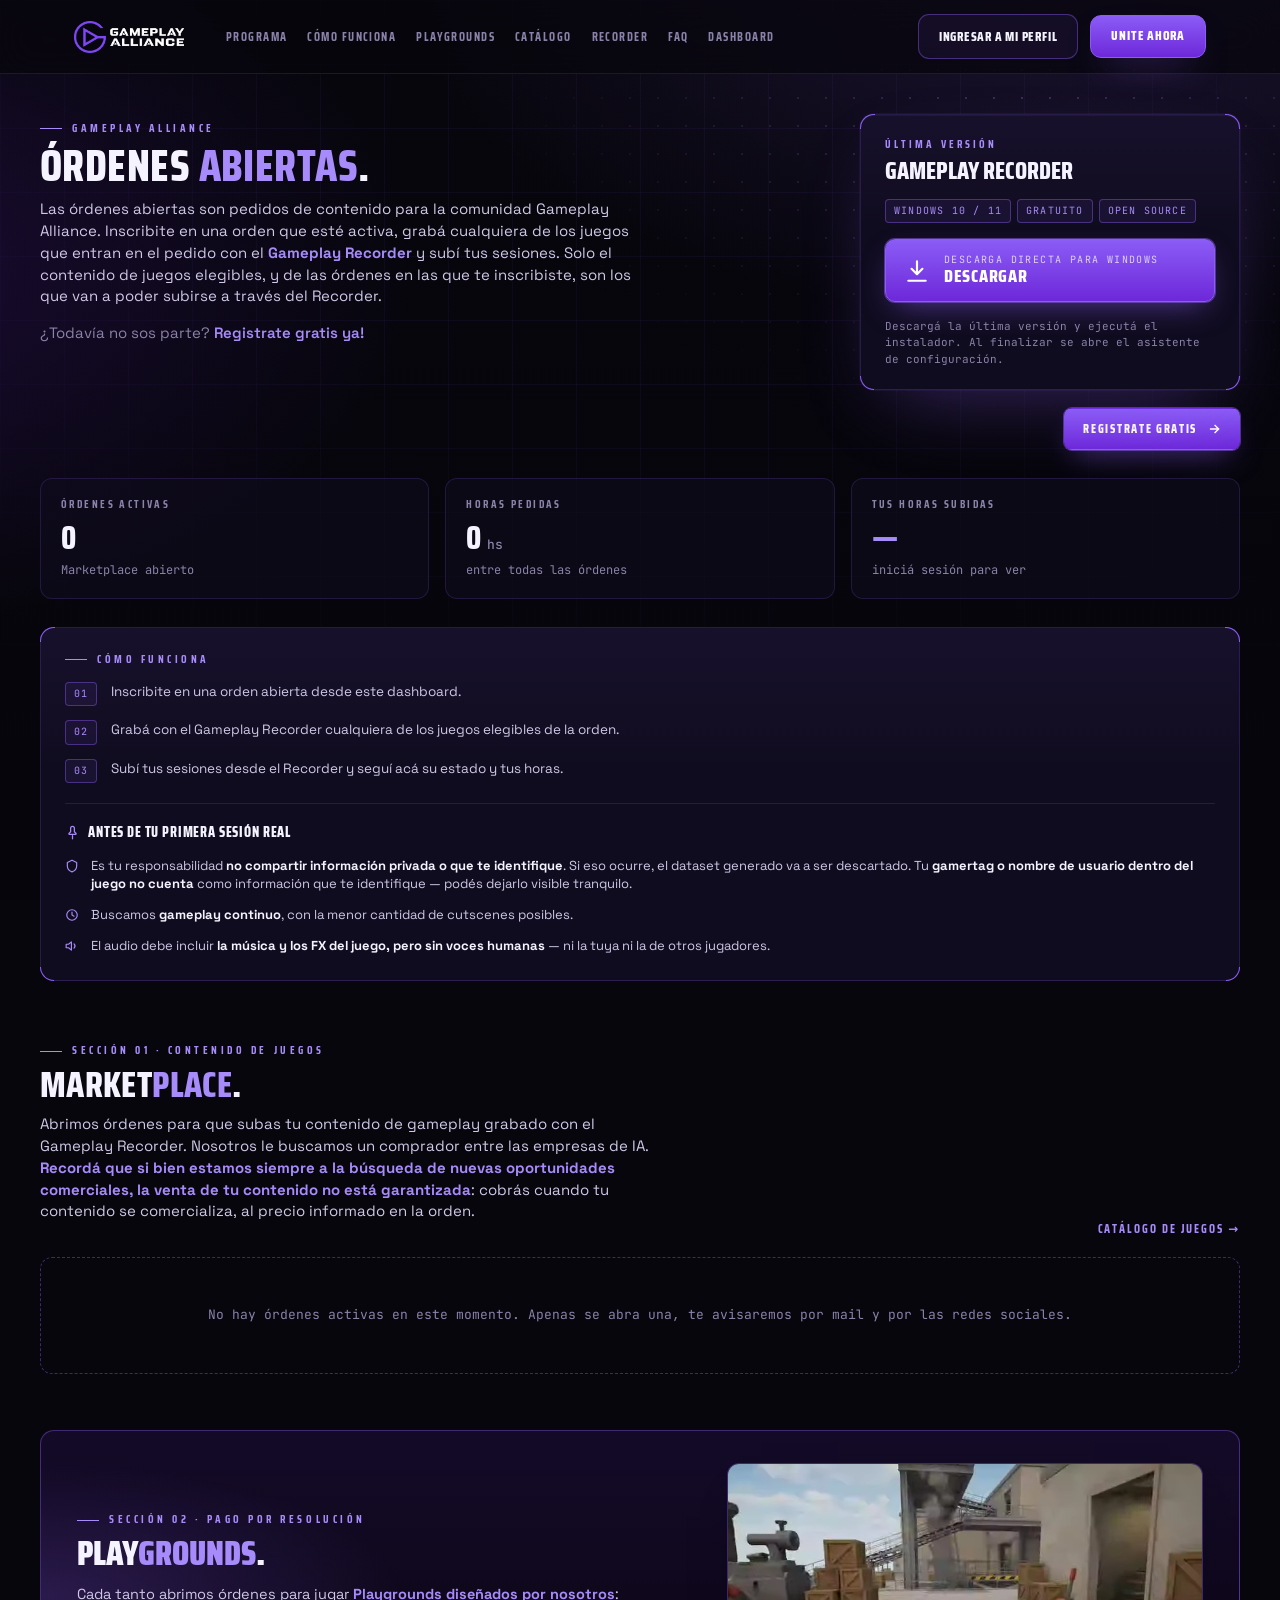
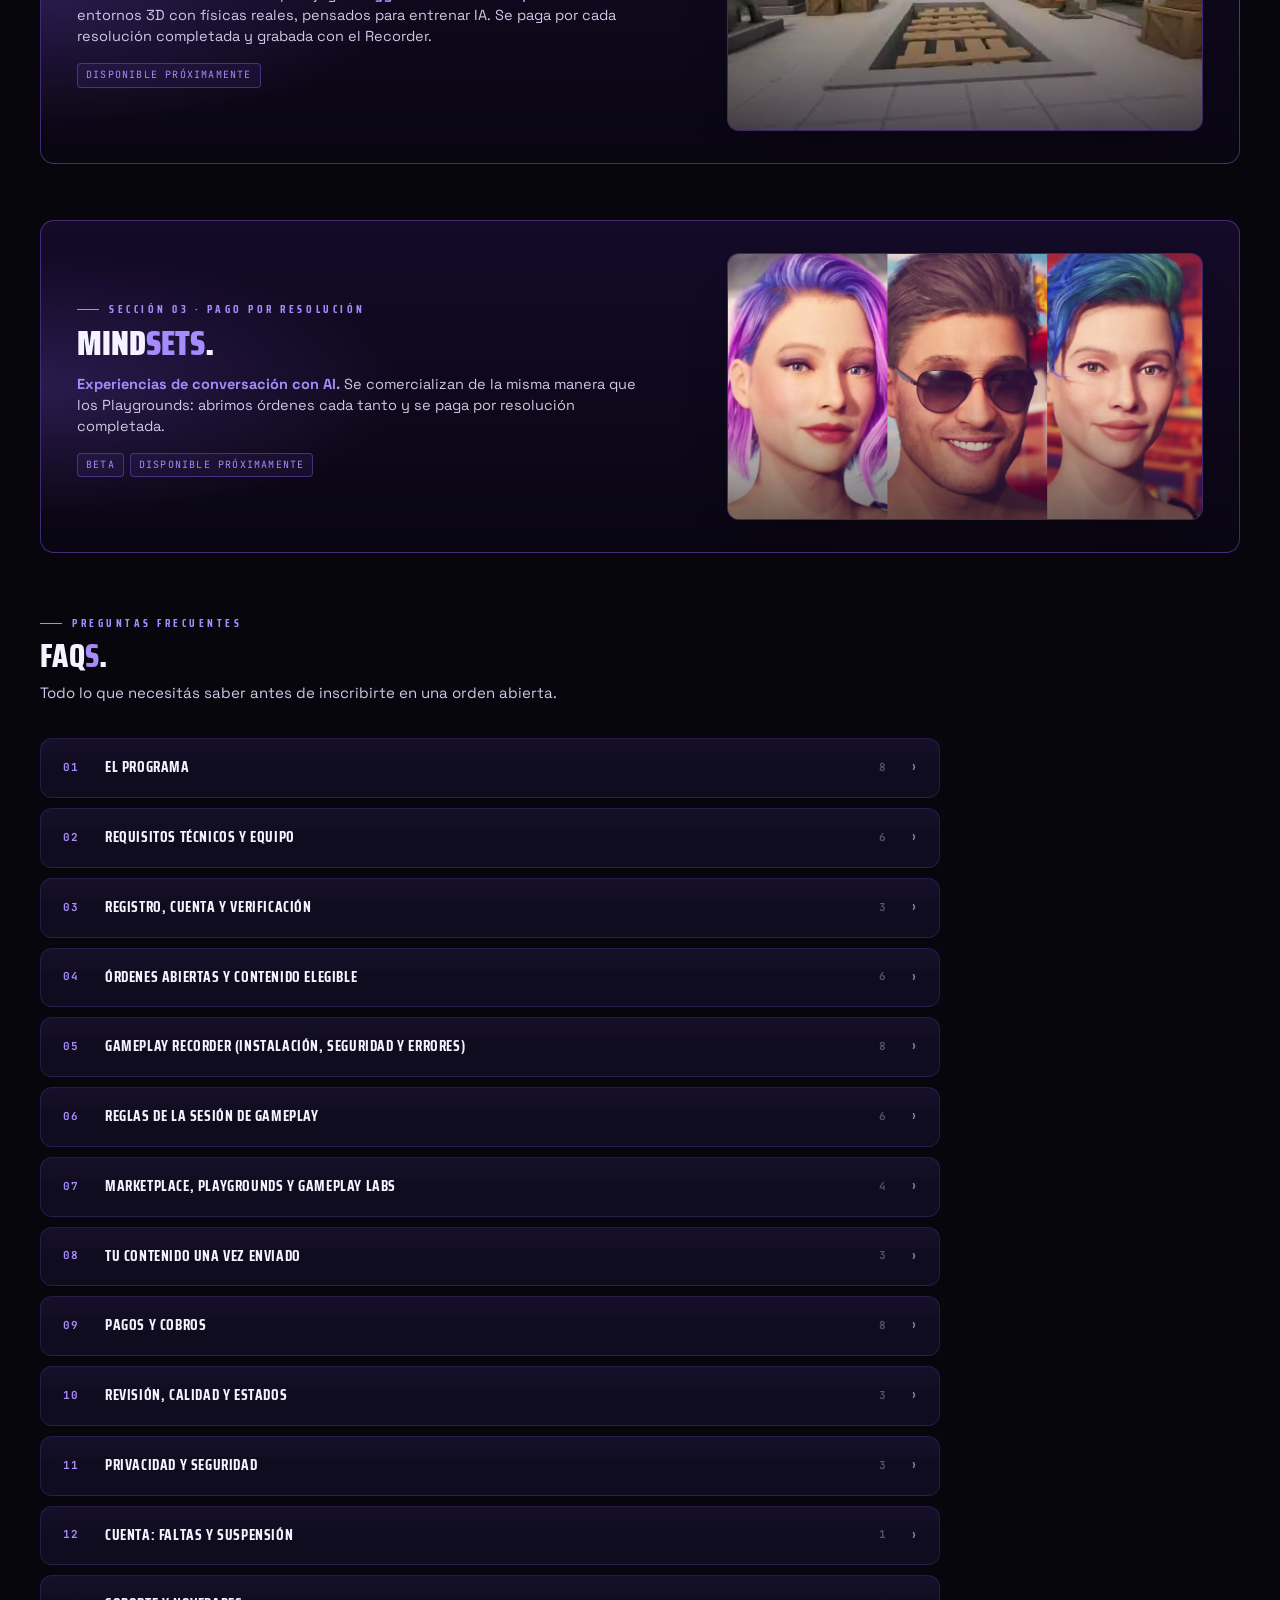
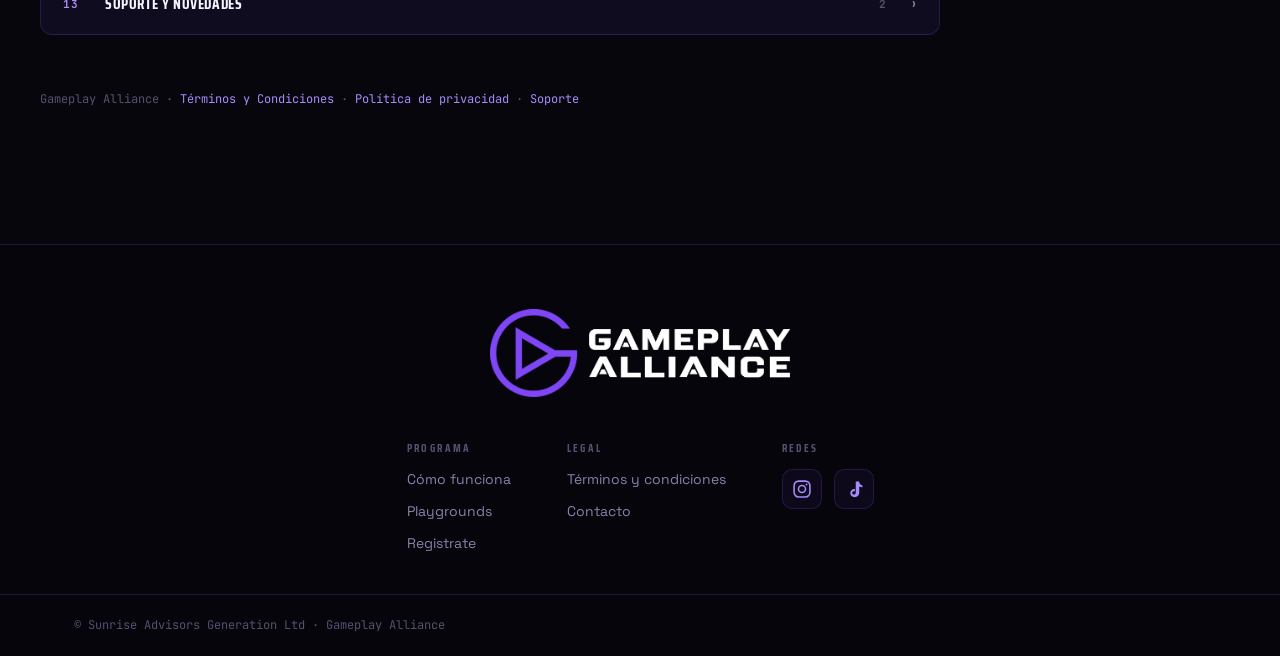
<file: dashboard/index.html>
<!DOCTYPE html>
<html lang="es"><head>
<meta charset="utf-8">
<title>Gameplay Alliance — Dashboard · Órdenes abiertas</title>
<!-- Sesión + login por modal, compartido con /profile. Va PRIMERO para que el
     CSS propio de esta página (los overrides responsive) pueda pisarlo. -->
<link rel="stylesheet" href="/ga-auth.css?v=1">
<style>
/* Fuentes self-hosted: reutiliza los mismos woff2 del root del site */
@font-face {
  font-family: 'JetBrains Mono';
  font-style: normal;
  font-weight: 400;
  font-display: swap;
  src: url("../font-01.woff2") format('woff2');
  unicode-range: U+0460-052F, U+1C80-1C8A, U+20B4, U+2DE0-2DFF, U+A640-A69F, U+FE2E-FE2F;
}
@font-face {
  font-family: 'JetBrains Mono';
  font-style: normal;
  font-weight: 400;
  font-display: swap;
  src: url("../font-02.woff2") format('woff2');
  unicode-range: U+0301, U+0400-045F, U+0490-0491, U+04B0-04B1, U+2116;
}
@font-face {
  font-family: 'JetBrains Mono';
  font-style: normal;
  font-weight: 400;
  font-display: swap;
  src: url("../font-03.woff2") format('woff2');
  unicode-range: U+0370-0377, U+037A-037F, U+0384-038A, U+038C, U+038E-03A1, U+03A3-03FF;
}
@font-face {
  font-family: 'JetBrains Mono';
  font-style: normal;
  font-weight: 400;
  font-display: swap;
  src: url("../font-04.woff2") format('woff2');
  unicode-range: U+0102-0103, U+0110-0111, U+0128-0129, U+0168-0169, U+01A0-01A1, U+01AF-01B0, U+0300-0301, U+0303-0304, U+0308-0309, U+0323, U+0329, U+1EA0-1EF9, U+20AB;
}
@font-face {
  font-family: 'JetBrains Mono';
  font-style: normal;
  font-weight: 400;
  font-display: swap;
  src: url("../font-05.woff2") format('woff2');
  unicode-range: U+0100-02BA, U+02BD-02C5, U+02C7-02CC, U+02CE-02D7, U+02DD-02FF, U+0304, U+0308, U+0329, U+1D00-1DBF, U+1E00-1E9F, U+1EF2-1EFF, U+2020, U+20A0-20AB, U+20AD-20C0, U+2113, U+2C60-2C7F, U+A720-A7FF;
}
@font-face {
  font-family: 'JetBrains Mono';
  font-style: normal;
  font-weight: 400;
  font-display: swap;
  src: url("../font-06.woff2") format('woff2');
  unicode-range: U+0000-00FF, U+0131, U+0152-0153, U+02BB-02BC, U+02C6, U+02DA, U+02DC, U+0304, U+0308, U+0329, U+2000-206F, U+20AC, U+2122, U+2191, U+2193, U+2212, U+2215, U+FEFF, U+FFFD;
}
@font-face {
  font-family: 'JetBrains Mono';
  font-style: normal;
  font-weight: 500;
  font-display: swap;
  src: url("../font-01.woff2") format('woff2');
  unicode-range: U+0460-052F, U+1C80-1C8A, U+20B4, U+2DE0-2DFF, U+A640-A69F, U+FE2E-FE2F;
}
@font-face {
  font-family: 'JetBrains Mono';
  font-style: normal;
  font-weight: 500;
  font-display: swap;
  src: url("../font-02.woff2") format('woff2');
  unicode-range: U+0301, U+0400-045F, U+0490-0491, U+04B0-04B1, U+2116;
}
@font-face {
  font-family: 'JetBrains Mono';
  font-style: normal;
  font-weight: 500;
  font-display: swap;
  src: url("../font-03.woff2") format('woff2');
  unicode-range: U+0370-0377, U+037A-037F, U+0384-038A, U+038C, U+038E-03A1, U+03A3-03FF;
}
@font-face {
  font-family: 'JetBrains Mono';
  font-style: normal;
  font-weight: 500;
  font-display: swap;
  src: url("../font-04.woff2") format('woff2');
  unicode-range: U+0102-0103, U+0110-0111, U+0128-0129, U+0168-0169, U+01A0-01A1, U+01AF-01B0, U+0300-0301, U+0303-0304, U+0308-0309, U+0323, U+0329, U+1EA0-1EF9, U+20AB;
}
@font-face {
  font-family: 'JetBrains Mono';
  font-style: normal;
  font-weight: 500;
  font-display: swap;
  src: url("../font-05.woff2") format('woff2');
  unicode-range: U+0100-02BA, U+02BD-02C5, U+02C7-02CC, U+02CE-02D7, U+02DD-02FF, U+0304, U+0308, U+0329, U+1D00-1DBF, U+1E00-1E9F, U+1EF2-1EFF, U+2020, U+20A0-20AB, U+20AD-20C0, U+2113, U+2C60-2C7F, U+A720-A7FF;
}
@font-face {
  font-family: 'JetBrains Mono';
  font-style: normal;
  font-weight: 500;
  font-display: swap;
  src: url("../font-06.woff2") format('woff2');
  unicode-range: U+0000-00FF, U+0131, U+0152-0153, U+02BB-02BC, U+02C6, U+02DA, U+02DC, U+0304, U+0308, U+0329, U+2000-206F, U+20AC, U+2122, U+2191, U+2193, U+2212, U+2215, U+FEFF, U+FFFD;
}
@font-face {
  font-family: 'JetBrains Mono';
  font-style: normal;
  font-weight: 700;
  font-display: swap;
  src: url("../font-01.woff2") format('woff2');
  unicode-range: U+0460-052F, U+1C80-1C8A, U+20B4, U+2DE0-2DFF, U+A640-A69F, U+FE2E-FE2F;
}
@font-face {
  font-family: 'JetBrains Mono';
  font-style: normal;
  font-weight: 700;
  font-display: swap;
  src: url("../font-02.woff2") format('woff2');
  unicode-range: U+0301, U+0400-045F, U+0490-0491, U+04B0-04B1, U+2116;
}
@font-face {
  font-family: 'JetBrains Mono';
  font-style: normal;
  font-weight: 700;
  font-display: swap;
  src: url("../font-03.woff2") format('woff2');
  unicode-range: U+0370-0377, U+037A-037F, U+0384-038A, U+038C, U+038E-03A1, U+03A3-03FF;
}
@font-face {
  font-family: 'JetBrains Mono';
  font-style: normal;
  font-weight: 700;
  font-display: swap;
  src: url("../font-04.woff2") format('woff2');
  unicode-range: U+0102-0103, U+0110-0111, U+0128-0129, U+0168-0169, U+01A0-01A1, U+01AF-01B0, U+0300-0301, U+0303-0304, U+0308-0309, U+0323, U+0329, U+1EA0-1EF9, U+20AB;
}
@font-face {
  font-family: 'JetBrains Mono';
  font-style: normal;
  font-weight: 700;
  font-display: swap;
  src: url("../font-05.woff2") format('woff2');
  unicode-range: U+0100-02BA, U+02BD-02C5, U+02C7-02CC, U+02CE-02D7, U+02DD-02FF, U+0304, U+0308, U+0329, U+1D00-1DBF, U+1E00-1E9F, U+1EF2-1EFF, U+2020, U+20A0-20AB, U+20AD-20C0, U+2113, U+2C60-2C7F, U+A720-A7FF;
}
@font-face {
  font-family: 'JetBrains Mono';
  font-style: normal;
  font-weight: 700;
  font-display: swap;
  src: url("../font-06.woff2") format('woff2');
  unicode-range: U+0000-00FF, U+0131, U+0152-0153, U+02BB-02BC, U+02C6, U+02DA, U+02DC, U+0304, U+0308, U+0329, U+2000-206F, U+20AC, U+2122, U+2191, U+2193, U+2212, U+2215, U+FEFF, U+FFFD;
}
@font-face {
  font-family: 'Saira';
  font-style: normal;
  font-weight: 500;
  font-stretch: 100%;
  font-display: swap;
  src: url("../font-25.woff2") format('woff2');
  unicode-range: U+0102-0103, U+0110-0111, U+0128-0129, U+0168-0169, U+01A0-01A1, U+01AF-01B0, U+0300-0301, U+0303-0304, U+0308-0309, U+0323, U+0329, U+1EA0-1EF9, U+20AB;
}
@font-face {
  font-family: 'Saira';
  font-style: normal;
  font-weight: 500;
  font-stretch: 100%;
  font-display: swap;
  src: url("../font-26.woff2") format('woff2');
  unicode-range: U+0100-02BA, U+02BD-02C5, U+02C7-02CC, U+02CE-02D7, U+02DD-02FF, U+0304, U+0308, U+0329, U+1D00-1DBF, U+1E00-1E9F, U+1EF2-1EFF, U+2020, U+20A0-20AB, U+20AD-20C0, U+2113, U+2C60-2C7F, U+A720-A7FF;
}
@font-face {
  font-family: 'Saira';
  font-style: normal;
  font-weight: 500;
  font-stretch: 100%;
  font-display: swap;
  src: url("../font-27.woff2") format('woff2');
  unicode-range: U+0000-00FF, U+0131, U+0152-0153, U+02BB-02BC, U+02C6, U+02DA, U+02DC, U+0304, U+0308, U+0329, U+2000-206F, U+20AC, U+2122, U+2191, U+2193, U+2212, U+2215, U+FEFF, U+FFFD;
}
@font-face {
  font-family: 'Saira';
  font-style: normal;
  font-weight: 600;
  font-stretch: 100%;
  font-display: swap;
  src: url("../font-25.woff2") format('woff2');
  unicode-range: U+0102-0103, U+0110-0111, U+0128-0129, U+0168-0169, U+01A0-01A1, U+01AF-01B0, U+0300-0301, U+0303-0304, U+0308-0309, U+0323, U+0329, U+1EA0-1EF9, U+20AB;
}
@font-face {
  font-family: 'Saira';
  font-style: normal;
  font-weight: 600;
  font-stretch: 100%;
  font-display: swap;
  src: url("../font-26.woff2") format('woff2');
  unicode-range: U+0100-02BA, U+02BD-02C5, U+02C7-02CC, U+02CE-02D7, U+02DD-02FF, U+0304, U+0308, U+0329, U+1D00-1DBF, U+1E00-1E9F, U+1EF2-1EFF, U+2020, U+20A0-20AB, U+20AD-20C0, U+2113, U+2C60-2C7F, U+A720-A7FF;
}
@font-face {
  font-family: 'Saira';
  font-style: normal;
  font-weight: 600;
  font-stretch: 100%;
  font-display: swap;
  src: url("../font-27.woff2") format('woff2');
  unicode-range: U+0000-00FF, U+0131, U+0152-0153, U+02BB-02BC, U+02C6, U+02DA, U+02DC, U+0304, U+0308, U+0329, U+2000-206F, U+20AC, U+2122, U+2191, U+2193, U+2212, U+2215, U+FEFF, U+FFFD;
}
@font-face {
  font-family: 'Saira';
  font-style: normal;
  font-weight: 700;
  font-stretch: 100%;
  font-display: swap;
  src: url("../font-25.woff2") format('woff2');
  unicode-range: U+0102-0103, U+0110-0111, U+0128-0129, U+0168-0169, U+01A0-01A1, U+01AF-01B0, U+0300-0301, U+0303-0304, U+0308-0309, U+0323, U+0329, U+1EA0-1EF9, U+20AB;
}
@font-face {
  font-family: 'Saira';
  font-style: normal;
  font-weight: 700;
  font-stretch: 100%;
  font-display: swap;
  src: url("../font-26.woff2") format('woff2');
  unicode-range: U+0100-02BA, U+02BD-02C5, U+02C7-02CC, U+02CE-02D7, U+02DD-02FF, U+0304, U+0308, U+0329, U+1D00-1DBF, U+1E00-1E9F, U+1EF2-1EFF, U+2020, U+20A0-20AB, U+20AD-20C0, U+2113, U+2C60-2C7F, U+A720-A7FF;
}
@font-face {
  font-family: 'Saira';
  font-style: normal;
  font-weight: 700;
  font-stretch: 100%;
  font-display: swap;
  src: url("../font-27.woff2") format('woff2');
  unicode-range: U+0000-00FF, U+0131, U+0152-0153, U+02BB-02BC, U+02C6, U+02DA, U+02DC, U+0304, U+0308, U+0329, U+2000-206F, U+20AC, U+2122, U+2191, U+2193, U+2212, U+2215, U+FEFF, U+FFFD;
}
@font-face {
  font-family: 'Saira Condensed';
  font-style: normal;
  font-weight: 600;
  font-display: swap;
  src: url("../font-10.woff2") format('woff2');
  unicode-range: U+0102-0103, U+0110-0111, U+0128-0129, U+0168-0169, U+01A0-01A1, U+01AF-01B0, U+0300-0301, U+0303-0304, U+0308-0309, U+0323, U+0329, U+1EA0-1EF9, U+20AB;
}
@font-face {
  font-family: 'Saira Condensed';
  font-style: normal;
  font-weight: 600;
  font-display: swap;
  src: url("../font-11.woff2") format('woff2');
  unicode-range: U+0100-02BA, U+02BD-02C5, U+02C7-02CC, U+02CE-02D7, U+02DD-02FF, U+0304, U+0308, U+0329, U+1D00-1DBF, U+1E00-1E9F, U+1EF2-1EFF, U+2020, U+20A0-20AB, U+20AD-20C0, U+2113, U+2C60-2C7F, U+A720-A7FF;
}
@font-face {
  font-family: 'Saira Condensed';
  font-style: normal;
  font-weight: 600;
  font-display: swap;
  src: url("../font-12.woff2") format('woff2');
  unicode-range: U+0000-00FF, U+0131, U+0152-0153, U+02BB-02BC, U+02C6, U+02DA, U+02DC, U+0304, U+0308, U+0329, U+2000-206F, U+20AC, U+2122, U+2191, U+2193, U+2212, U+2215, U+FEFF, U+FFFD;
}
@font-face {
  font-family: 'Saira Condensed';
  font-style: normal;
  font-weight: 700;
  font-display: swap;
  src: url("../font-13.woff2") format('woff2');
  unicode-range: U+0102-0103, U+0110-0111, U+0128-0129, U+0168-0169, U+01A0-01A1, U+01AF-01B0, U+0300-0301, U+0303-0304, U+0308-0309, U+0323, U+0329, U+1EA0-1EF9, U+20AB;
}
@font-face {
  font-family: 'Saira Condensed';
  font-style: normal;
  font-weight: 700;
  font-display: swap;
  src: url("../font-14.woff2") format('woff2');
  unicode-range: U+0100-02BA, U+02BD-02C5, U+02C7-02CC, U+02CE-02D7, U+02DD-02FF, U+0304, U+0308, U+0329, U+1D00-1DBF, U+1E00-1E9F, U+1EF2-1EFF, U+2020, U+20A0-20AB, U+20AD-20C0, U+2113, U+2C60-2C7F, U+A720-A7FF;
}
@font-face {
  font-family: 'Saira Condensed';
  font-style: normal;
  font-weight: 700;
  font-display: swap;
  src: url("../font-15.woff2") format('woff2');
  unicode-range: U+0000-00FF, U+0131, U+0152-0153, U+02BB-02BC, U+02C6, U+02DA, U+02DC, U+0304, U+0308, U+0329, U+2000-206F, U+20AC, U+2122, U+2191, U+2193, U+2212, U+2215, U+FEFF, U+FFFD;
}
@font-face {
  font-family: 'Saira Condensed';
  font-style: normal;
  font-weight: 800;
  font-display: swap;
  src: url("../font-16.woff2") format('woff2');
  unicode-range: U+0102-0103, U+0110-0111, U+0128-0129, U+0168-0169, U+01A0-01A1, U+01AF-01B0, U+0300-0301, U+0303-0304, U+0308-0309, U+0323, U+0329, U+1EA0-1EF9, U+20AB;
}
@font-face {
  font-family: 'Saira Condensed';
  font-style: normal;
  font-weight: 800;
  font-display: swap;
  src: url("../font-17.woff2") format('woff2');
  unicode-range: U+0100-02BA, U+02BD-02C5, U+02C7-02CC, U+02CE-02D7, U+02DD-02FF, U+0304, U+0308, U+0329, U+1D00-1DBF, U+1E00-1E9F, U+1EF2-1EFF, U+2020, U+20A0-20AB, U+20AD-20C0, U+2113, U+2C60-2C7F, U+A720-A7FF;
}
@font-face {
  font-family: 'Saira Condensed';
  font-style: normal;
  font-weight: 800;
  font-display: swap;
  src: url("../font-18.woff2") format('woff2');
  unicode-range: U+0000-00FF, U+0131, U+0152-0153, U+02BB-02BC, U+02C6, U+02DA, U+02DC, U+0304, U+0308, U+0329, U+2000-206F, U+20AC, U+2122, U+2191, U+2193, U+2212, U+2215, U+FEFF, U+FFFD;
}
@font-face {
  font-family: 'Saira Condensed';
  font-style: normal;
  font-weight: 900;
  font-display: swap;
  src: url("../font-19.woff2") format('woff2');
  unicode-range: U+0102-0103, U+0110-0111, U+0128-0129, U+0168-0169, U+01A0-01A1, U+01AF-01B0, U+0300-0301, U+0303-0304, U+0308-0309, U+0323, U+0329, U+1EA0-1EF9, U+20AB;
}
@font-face {
  font-family: 'Saira Condensed';
  font-style: normal;
  font-weight: 900;
  font-display: swap;
  src: url("../font-20.woff2") format('woff2');
  unicode-range: U+0100-02BA, U+02BD-02C5, U+02C7-02CC, U+02CE-02D7, U+02DD-02FF, U+0304, U+0308, U+0329, U+1D00-1DBF, U+1E00-1E9F, U+1EF2-1EFF, U+2020, U+20A0-20AB, U+20AD-20C0, U+2113, U+2C60-2C7F, U+A720-A7FF;
}
@font-face {
  font-family: 'Saira Condensed';
  font-style: normal;
  font-weight: 900;
  font-display: swap;
  src: url("../font-21.woff2") format('woff2');
  unicode-range: U+0000-00FF, U+0131, U+0152-0153, U+02BB-02BC, U+02C6, U+02DA, U+02DC, U+0304, U+0308, U+0329, U+2000-206F, U+20AC, U+2122, U+2191, U+2193, U+2212, U+2215, U+FEFF, U+FFFD;
}
@font-face {
  font-family: 'Space Grotesk';
  font-style: normal;
  font-weight: 400;
  font-display: swap;
  src: url("../font-22.woff2") format('woff2');
  unicode-range: U+0102-0103, U+0110-0111, U+0128-0129, U+0168-0169, U+01A0-01A1, U+01AF-01B0, U+0300-0301, U+0303-0304, U+0308-0309, U+0323, U+0329, U+1EA0-1EF9, U+20AB;
}
@font-face {
  font-family: 'Space Grotesk';
  font-style: normal;
  font-weight: 400;
  font-display: swap;
  src: url("../font-23.woff2") format('woff2');
  unicode-range: U+0100-02BA, U+02BD-02C5, U+02C7-02CC, U+02CE-02D7, U+02DD-02FF, U+0304, U+0308, U+0329, U+1D00-1DBF, U+1E00-1E9F, U+1EF2-1EFF, U+2020, U+20A0-20AB, U+20AD-20C0, U+2113, U+2C60-2C7F, U+A720-A7FF;
}
@font-face {
  font-family: 'Space Grotesk';
  font-style: normal;
  font-weight: 400;
  font-display: swap;
  src: url("../font-24.woff2") format('woff2');
  unicode-range: U+0000-00FF, U+0131, U+0152-0153, U+02BB-02BC, U+02C6, U+02DA, U+02DC, U+0304, U+0308, U+0329, U+2000-206F, U+20AC, U+2122, U+2191, U+2193, U+2212, U+2215, U+FEFF, U+FFFD;
}
@font-face {
  font-family: 'Space Grotesk';
  font-style: normal;
  font-weight: 500;
  font-display: swap;
  src: url("../font-22.woff2") format('woff2');
  unicode-range: U+0102-0103, U+0110-0111, U+0128-0129, U+0168-0169, U+01A0-01A1, U+01AF-01B0, U+0300-0301, U+0303-0304, U+0308-0309, U+0323, U+0329, U+1EA0-1EF9, U+20AB;
}
@font-face {
  font-family: 'Space Grotesk';
  font-style: normal;
  font-weight: 500;
  font-display: swap;
  src: url("../font-23.woff2") format('woff2');
  unicode-range: U+0100-02BA, U+02BD-02C5, U+02C7-02CC, U+02CE-02D7, U+02DD-02FF, U+0304, U+0308, U+0329, U+1D00-1DBF, U+1E00-1E9F, U+1EF2-1EFF, U+2020, U+20A0-20AB, U+20AD-20C0, U+2113, U+2C60-2C7F, U+A720-A7FF;
}
@font-face {
  font-family: 'Space Grotesk';
  font-style: normal;
  font-weight: 500;
  font-display: swap;
  src: url("../font-24.woff2") format('woff2');
  unicode-range: U+0000-00FF, U+0131, U+0152-0153, U+02BB-02BC, U+02C6, U+02DA, U+02DC, U+0304, U+0308, U+0329, U+2000-206F, U+20AC, U+2122, U+2191, U+2193, U+2212, U+2215, U+FEFF, U+FFFD;
}
@font-face {
  font-family: 'Space Grotesk';
  font-style: normal;
  font-weight: 600;
  font-display: swap;
  src: url("../font-22.woff2") format('woff2');
  unicode-range: U+0102-0103, U+0110-0111, U+0128-0129, U+0168-0169, U+01A0-01A1, U+01AF-01B0, U+0300-0301, U+0303-0304, U+0308-0309, U+0323, U+0329, U+1EA0-1EF9, U+20AB;
}
@font-face {
  font-family: 'Space Grotesk';
  font-style: normal;
  font-weight: 600;
  font-display: swap;
  src: url("../font-23.woff2") format('woff2');
  unicode-range: U+0100-02BA, U+02BD-02C5, U+02C7-02CC, U+02CE-02D7, U+02DD-02FF, U+0304, U+0308, U+0329, U+1D00-1DBF, U+1E00-1E9F, U+1EF2-1EFF, U+2020, U+20A0-20AB, U+20AD-20C0, U+2113, U+2C60-2C7F, U+A720-A7FF;
}
@font-face {
  font-family: 'Space Grotesk';
  font-style: normal;
  font-weight: 600;
  font-display: swap;
  src: url("../font-24.woff2") format('woff2');
  unicode-range: U+0000-00FF, U+0131, U+0152-0153, U+02BB-02BC, U+02C6, U+02DA, U+02DC, U+0304, U+0308, U+0329, U+2000-206F, U+20AC, U+2122, U+2191, U+2193, U+2212, U+2215, U+FEFF, U+FFFD;
}
@font-face {
  font-family: 'Space Grotesk';
  font-style: normal;
  font-weight: 700;
  font-display: swap;
  src: url("../font-22.woff2") format('woff2');
  unicode-range: U+0102-0103, U+0110-0111, U+0128-0129, U+0168-0169, U+01A0-01A1, U+01AF-01B0, U+0300-0301, U+0303-0304, U+0308-0309, U+0323, U+0329, U+1EA0-1EF9, U+20AB;
}
@font-face {
  font-family: 'Space Grotesk';
  font-style: normal;
  font-weight: 700;
  font-display: swap;
  src: url("../font-23.woff2") format('woff2');
  unicode-range: U+0100-02BA, U+02BD-02C5, U+02C7-02CC, U+02CE-02D7, U+02DD-02FF, U+0304, U+0308, U+0329, U+1D00-1DBF, U+1E00-1E9F, U+1EF2-1EFF, U+2020, U+20A0-20AB, U+20AD-20C0, U+2113, U+2C60-2C7F, U+A720-A7FF;
}
@font-face {
  font-family: 'Space Grotesk';
  font-style: normal;
  font-weight: 700;
  font-display: swap;
  src: url("../font-24.woff2") format('woff2');
  unicode-range: U+0000-00FF, U+0131, U+0152-0153, U+02BB-02BC, U+02C6, U+02DA, U+02DC, U+0304, U+0308, U+0329, U+2000-206F, U+20AC, U+2122, U+2191, U+2193, U+2212, U+2215, U+FEFF, U+FFFD;
}
</style>
<meta name="viewport" content="width=device-width, initial-scale=1">
<!-- TikTok Pixel Code Start -->
<script>
!function (w, d, t) {
  w.TiktokAnalyticsObject=t;var ttq=w[t]=w[t]||[];ttq.methods=["page","track","identify","instances","debug","on","off","once","ready","alias","group","enableCookie","disableCookie","holdConsent","revokeConsent","grantConsent"],ttq.setAndDefer=function(t,e){t[e]=function(){t.push([e].concat(Array.prototype.slice.call(arguments,0)))}};for(var i=0;i<ttq.methods.length;i++)ttq.setAndDefer(ttq,ttq.methods[i]);ttq.instance=function(t){for(
var e=ttq._i[t]||[],n=0;n<ttq.methods.length;n++)ttq.setAndDefer(e,ttq.methods[n]);return e},ttq.load=function(e,n){var r="https://analytics.tiktok.com/i18n/pixel/events.js",o=n&&n.partner;ttq._i=ttq._i||{},ttq._i[e]=[],ttq._i[e]._u=r,ttq._t=ttq._t||{},ttq._t[e]=+new Date,ttq._o=ttq._o||{},ttq._o[e]=n||{};n=document.createElement("script")
;n.type="text/javascript",n.async=!0,n.src=r+"?sdkid="+e+"&lib="+t;e=document.getElementsByTagName("script")[0];e.parentNode.insertBefore(n,e)};

  ttq.load('D8UROG3C77U550SVN5UG');
  ttq.page();
}(window, document, 'ttq');
</script>
<!-- TikTok Pixel Code End -->
<style>/* cyrillic-ext */

/* cyrillic */

/* greek */

/* vietnamese */

/* latin-ext */

/* latin */

/* cyrillic-ext */

/* cyrillic */

/* greek */

/* vietnamese */

/* latin-ext */

/* latin */

/* cyrillic-ext */

/* cyrillic */

/* greek */

/* vietnamese */

/* latin-ext */

/* latin */

/* vietnamese */

/* latin-ext */

/* latin */

/* vietnamese */

/* latin-ext */

/* latin */

/* vietnamese */

/* latin-ext */

/* latin */

/* vietnamese */

/* latin-ext */

/* latin */

/* vietnamese */

/* latin-ext */

/* latin */

/* vietnamese */

/* latin-ext */

/* latin */

/* vietnamese */

/* latin-ext */

/* latin */

/* vietnamese */

/* latin-ext */

/* latin */

/* vietnamese */

/* latin-ext */

/* latin */

/* vietnamese */

/* latin-ext */

/* latin */

/* vietnamese */

/* latin-ext */

/* latin */

</style>
<style>

  :root {
    --bg:           #07060d;
    --bg-2:         #0c0a18;
    --panel:        #100c1f;
    --panel-2:      #15102a;
    --line:         rgba(139, 92, 246, 0.18);
    --line-strong:  rgba(139, 92, 246, 0.42);
    --violet:       #8b5cf6;
    --violet-2:     #a78bfa;
    --violet-deep:  #5b21b6;
    --violet-glow:  rgba(139, 92, 246, 0.55);
    --ink:          #f5f3ff;
    --ink-2:        #cfc8e6;
    --ink-3:        #8a82a8;
    --ink-4:        #56506e;
    --ok:           #34d399;
    --warn:         #fbbf24;
    --bad:          #fb7185;
    --display:      "Saira Condensed", "Saira", system-ui, sans-serif;
    --display-2:    "Saira", system-ui, sans-serif;
    --ui:           "Space Grotesk", system-ui, sans-serif;
    --mono:         "JetBrains Mono", ui-monospace, monospace;
  }

  * { box-sizing: border-box; }
  html, body { margin: 0; padding: 0; }
  body {
    background: var(--bg);
    color: var(--ink);
    font-family: var(--ui);
    font-size: 14px;
    line-height: 1.45;
    /* Era `min-width: 1280px` (bundle original de diseño). Con eso el celular
       no podía achicar nada. Ver el bloque RESPONSIVE al final del head. */
    min-width: 0;
    background-image:
      radial-gradient(1200px 700px at 85% -10%, rgba(139,92,246,0.18), transparent 60%),
      radial-gradient(900px 600px at -10% 30%, rgba(91,33,182,0.22), transparent 60%),
      linear-gradient(180deg, #07060d 0%, #06050b 100%);
    background-attachment: fixed;
  }

  /* === Background grid + particles =================================== */
  .bg-grid {
    position: fixed; inset: 0; pointer-events: none; z-index: 0;
    background-image:
      linear-gradient(rgba(139,92,246,0.06) 1px, transparent 1px),
      linear-gradient(90deg, rgba(139,92,246,0.06) 1px, transparent 1px);
    background-size: 64px 64px;
    mask-image: radial-gradient(1200px 800px at 50% 20%, #000 30%, transparent 80%);
  }
  .bg-dots {
    position: fixed; inset: 0; pointer-events: none; z-index: 0; opacity: .5;
    background-image: radial-gradient(rgba(167,139,250,0.5) 1px, transparent 1.4px);
    background-size: 28px 28px;
    mask-image: radial-gradient(800px 500px at 80% 10%, #000 0%, transparent 70%);
  }

  .shell { position: relative; z-index: 1; }

  /* === Top nav ======================================================= */
  .topbar {
    display: flex; align-items: center; gap: 32px;
    padding: 18px 40px; border-bottom: 1px solid var(--line);
    background: rgba(7, 6, 13, 0.75); backdrop-filter: blur(10px);
    position: sticky; top: 0; z-index: 50;
  }
  .brand { display: flex; align-items: center; gap: 12px; }
  .brand .logo { width: 38px; height: 38px; }
  .brand .wm { display: flex; flex-direction: column; line-height: 1; }
  .brand .wm .a { font-family: var(--display); font-weight: 800; letter-spacing: .04em; font-size: 16px; color: var(--ink); }
  .brand .wm .b { font-family: var(--display); font-weight: 700; letter-spacing: .35em; font-size: 9px; color: var(--violet-2); margin-top: 4px; }

  .nav { display: flex; gap: 4px; margin-left: 24px; }
  .nav a {
    font-family: var(--display); font-weight: 700; letter-spacing: .12em; font-size: 12px;
    color: var(--ink-3); text-decoration: none; padding: 10px 14px; border-radius: 6px;
    text-transform: uppercase; transition: color .15s, background .15s;
  }
  .nav a:hover { color: var(--ink); background: rgba(139,92,246,0.08); }
  .nav a.active { color: var(--ink); background: rgba(139,92,246,0.14); box-shadow: inset 0 -2px 0 var(--violet); }

  .top-actions { margin-left: auto; display: flex; gap: 14px; align-items: center; }
  .balance-pill {
    display: flex; align-items: center; gap: 10px;
    padding: 8px 14px; border: 1px solid var(--line-strong);
    border-radius: 999px; background: rgba(139,92,246,0.08);
    font-family: var(--mono); font-size: 13px; color: var(--ink);
  }
  .balance-pill .dot { width: 8px; height: 8px; border-radius: 50%; background: var(--ok); box-shadow: 0 0 10px var(--ok); }
  .icon-btn {
    width: 38px; height: 38px; border-radius: 999px;
    border: 1px solid var(--line); background: var(--panel);
    display: grid; place-items: center; color: var(--ink-2); cursor: pointer;
  }
  .icon-btn:hover { border-color: var(--line-strong); color: var(--ink); }
  .avatar {
    width: 38px; height: 38px; border-radius: 999px;
    background: linear-gradient(135deg, #7c3aed, #4c1d95);
    display: grid; place-items: center; color: white; font-family: var(--display);
    font-weight: 800; font-size: 13px; letter-spacing: .04em;
    border: 1px solid rgba(255,255,255,0.18);
  }

  /* === Section primitives =========================================== */
  .container { padding: 40px 40px 80px; max-width: 1440px; margin: 0 auto; }
  .section { margin-bottom: 56px; }
  .section-head { display: flex; align-items: flex-end; justify-content: space-between; margin-bottom: 20px; }
  .eyebrow {
    display: inline-flex; align-items: center; gap: 10px;
    font-family: var(--display); font-weight: 700; letter-spacing: .32em; font-size: 11px;
    color: var(--violet-2); text-transform: uppercase;
  }
  .eyebrow::before { content: ""; width: 22px; height: 1px; background: var(--violet-2); display: inline-block; }
  .h1 {
    font-family: var(--display); font-weight: 800; letter-spacing: .01em;
    font-size: 44px; line-height: 1; margin: 8px 0 0;
    text-transform: uppercase;
  }
  .h1 em { font-style: normal; color: var(--violet-2); }
  .sub {
    color: var(--ink-2); margin-top: 10px; font-size: 15px; max-width: 620px;
  }

  /* === Card / corner cut ============================================ */
  .card {
    position: relative; background:
      linear-gradient(180deg, rgba(139,92,246,0.06), rgba(139,92,246,0) 40%),
      var(--panel);
    border: 1px solid var(--line);
    border-radius: 14px;
    padding: 24px;
  }
  .card.glow {
    box-shadow:
      0 0 0 1px rgba(139,92,246,0.08),
      0 30px 80px -30px rgba(139,92,246,0.4),
      inset 0 1px 0 rgba(255,255,255,0.04);
  }
  .corners::before, .corners::after,
  .corners > .c-tl, .corners > .c-br {
    content: ""; position: absolute; width: 14px; height: 14px;
    border-color: var(--violet); border-style: solid; border-width: 0;
    pointer-events: none;
  }
  .corners::before { top: -1px; left: -1px; border-top-width: 1px; border-left-width: 1px; border-top-left-radius: 14px; }
  .corners::after  { top: -1px; right: -1px; border-top-width: 1px; border-right-width: 1px; border-top-right-radius: 14px; }
  .corners > .c-bl { content: ""; position: absolute; width: 14px; height: 14px; bottom: -1px; left: -1px; border-color: var(--violet); border-style: solid; border-width: 0; border-bottom-width: 1px; border-left-width: 1px; border-bottom-left-radius: 14px; }
  .corners > .c-br { bottom: -1px; right: -1px; border-bottom-width: 1px; border-right-width: 1px; border-bottom-right-radius: 14px; }

  /* === Hero stats row =============================================== */
  .stats-row {
    display: grid; grid-template-columns: repeat(3, 1fr); gap: 16px;
    margin-bottom: 28px;
  }
  .stat {
    padding: 18px 20px; border: 1px solid var(--line);
    border-radius: 12px; background: rgba(16,12,31,0.6);
  }
  .stat .label { font-size: 11px; letter-spacing: .22em; text-transform: uppercase; color: var(--ink-3); font-family: var(--display); font-weight: 700; }
  .stat .value { font-family: var(--display); font-weight: 800; font-size: 32px; line-height: 1; margin-top: 10px; }
  .stat .meta { color: var(--ink-3); font-size: 12px; margin-top: 8px; font-family: var(--mono); }
  .stat.accent .value { color: var(--violet-2); }

  /* === Pedido card ================================================== */
  .pedidos { display: grid; grid-template-columns: 1.4fr 1fr; gap: 20px; align-items: stretch; }
  .pedidos .col { display: flex; flex-direction: column; gap: 20px; }

  .pedido {
    position: relative; overflow: hidden;
  }
  .pedido .row1 {
    display: flex; gap: 18px; align-items: center;
  }
  .pedido .cover {
    width: 96px; height: 96px; border-radius: 10px;
    border: 1px solid var(--line-strong);
    background: linear-gradient(135deg, var(--panel-2), #1d1338);
    display: grid; place-items: center; flex: 0 0 96px; overflow: hidden;
    position: relative;
  }
  .pedido .cover::after {
    content: ""; position: absolute; inset: 0;
    background: repeating-linear-gradient( -22deg, rgba(139,92,246,0.05) 0 2px, transparent 2px 8px );
    mix-blend-mode: screen; pointer-events: none;
  }
  .pedido .cover .glyph {
    font-family: var(--display); font-weight: 900; font-size: 28px; color: var(--violet-2);
    letter-spacing: .02em; text-align: center; line-height: 1;
  }
  .pedido .meta-col { flex: 1; min-width: 0; }
  .pedido .title-row { display: flex; align-items: flex-start; justify-content: space-between; gap: 16px; }
  .pedido h3 {
    font-family: var(--display); font-weight: 800; font-size: 22px;
    margin: 0; letter-spacing: .01em; text-transform: uppercase; line-height: 1.05;
  }
  .pedido .platform {
    font-family: var(--mono); font-size: 11px; color: var(--ink-3);
    margin-top: 4px; letter-spacing: .04em;
  }
  .pedido .reward-now {
    text-align: right; flex: 0 0 auto; margin-top: 38px;
    font-family: var(--display); font-weight: 800;
    color: var(--violet-2); font-size: 22px; line-height: 1;
  }
  .pedido .reward-now .unit { font-family: var(--mono); font-size: 11px; color: var(--ink-3); font-weight: 500; display: block; letter-spacing: .12em; text-transform: uppercase; margin-top: 4px; }

  .hours-row {
    display: flex; align-items: baseline; gap: 10px; margin-top: 14px;
    font-family: var(--mono); font-size: 12px; color: var(--ink-3);
  }
  .hours-row .big {
    font-family: var(--display); font-weight: 800; color: var(--ink); font-size: 20px;
  }

  /* Progress bar segmented ----------------------------------------- */
  .pb-wrap { margin-top: 18px; }
  .pb-track {
    position: relative; height: 22px;
    background: rgba(15, 10, 30, 0.9);
    border: 1px solid var(--line);
    border-radius: 6px; padding: 3px;
    display: grid; grid-template-columns: repeat(4, 1fr); gap: 3px;
  }
  .pb-seg {
    position: relative; height: 100%; border-radius: 3px;
    background:
      repeating-linear-gradient( 45deg, rgba(139,92,246,0.10) 0 4px, rgba(139,92,246,0.02) 4px 8px );
    overflow: hidden;
  }
  .pb-fill {
    position: absolute; inset: 0; width: 0;
    background: linear-gradient(90deg, var(--violet-deep), var(--violet) 60%, var(--violet-2));
    box-shadow: 0 0 14px var(--violet-glow), inset 0 0 8px rgba(255,255,255,0.18);
    transition: width 1.6s cubic-bezier(.2,.8,.2,1);
  }
  .pb-fill.shine::after {
    content: ""; position: absolute; inset: 0;
    background: linear-gradient(90deg, transparent, rgba(255,255,255,0.5), transparent);
    animation: shine 2.4s linear infinite;
    width: 60%;
  }
  @keyframes shine { 0% { transform: translateX(-100%);} 100% { transform: translateX(260%); } }

  .pb-labels {
    display: grid; grid-template-columns: repeat(4, 1fr);
    margin-top: 10px; gap: 3px; padding: 0 3px;
  }
  .pb-label {
    display: flex; flex-direction: column; gap: 4px; padding-top: 8px;
    border-top: 1px solid var(--line);
    position: relative;
  }
  .pb-label .tier {
    font-family: var(--display); font-weight: 800; font-size: 11px; letter-spacing: .18em;
    text-transform: uppercase; color: var(--ink-3);
    display: flex; align-items: center; gap: 6px;
  }
  .pb-label .tier .pct { color: var(--ink-2); font-family: var(--mono); letter-spacing: 0; }
  .pb-label .payout {
    font-family: var(--display); font-weight: 800; font-size: 16px; color: var(--ink);
  }
  .pb-label .payout small { color: var(--ink-3); font-family: var(--mono); font-weight: 400; font-size: 10px; letter-spacing: .08em; }
  .pb-label.tier-1 .payout { color: var(--violet-2); }
  .pb-label.active::before {
    content: ""; position: absolute; top: -1px; left: 0; right: 0; height: 2px;
    background: var(--violet); box-shadow: 0 0 10px var(--violet-glow);
  }
  .pb-label.active .tier { color: var(--ink); }

  .pedido-foot {
    display: flex; justify-content: space-between; align-items: center;
    margin-top: 18px; padding-top: 16px; border-top: 1px solid var(--line);
  }
  .pedido-foot .deadline { font-family: var(--mono); font-size: 12px; color: var(--ink-3); }
  .pedido-foot .deadline strong { color: var(--ink); font-weight: 600; }

  .btn {
    display: inline-flex; align-items: center; gap: 10px;
    font-family: var(--display); font-weight: 800; letter-spacing: .14em;
    text-transform: uppercase; font-size: 12px;
    padding: 11px 18px; border-radius: 8px;
    border: 1px solid var(--violet); color: var(--ink); background: transparent;
    cursor: pointer; transition: background .15s, transform .05s;
  }
  .btn:hover { background: rgba(139,92,246,0.14); }
  .btn:active { transform: translateY(1px); }
  .btn.primary {
    background: linear-gradient(180deg, var(--violet), #6d28d9);
    border-color: transparent; color: white;
    box-shadow: 0 0 0 1px rgba(139,92,246,0.5), 0 12px 30px -10px var(--violet-glow);
  }
  .btn.primary:hover { background: linear-gradient(180deg, #9b6cf8, #7c3aed); }
  .btn.ghost { border-color: var(--line); color: var(--ink-2); }
  .btn.ghost:hover { color: var(--ink); border-color: var(--line-strong); }

  /* === Tier banner ================================================== */
  .tier-banner {
    position: relative; overflow: hidden;
    padding: 28px 32px; border-radius: 14px;
    border: 1px solid var(--line-strong);
    background:
      radial-gradient(600px 200px at 0% 50%, rgba(139,92,246,0.25), transparent 60%),
      linear-gradient(180deg, rgba(91,33,182,0.18), rgba(91,33,182,0.04));
    display: grid; grid-template-columns: 1.1fr 1.4fr; gap: 32px; align-items: center;
  }
  .tier-banner h2 {
    font-family: var(--display); font-weight: 900; font-size: 32px; line-height: 1;
    margin: 0; text-transform: uppercase; letter-spacing: .01em;
  }
  .tier-banner h2 em { font-style: normal; color: var(--violet-2); }
  .tier-banner p { color: var(--ink-2); margin: 14px 0 0; max-width: 480px; font-size: 14.5px; }

  .tier-curve { position: relative; height: 150px; }
  .tier-curve svg { width: 100%; height: 100%; overflow: visible; }
  .tier-curve .markers { position: absolute; inset: 0; display: grid; grid-template-columns: repeat(4, 1fr); }
  .tier-curve .markers > div {
    border-left: 1px dashed rgba(139,92,246,0.25); padding: 8px 10px;
    font-family: var(--display); font-weight: 700; font-size: 10px; letter-spacing: .18em;
    text-transform: uppercase; color: var(--ink-3); display: flex; flex-direction: column; gap: 4px;
  }
  .tier-curve .markers > div:first-child { border-left: 0; }
  .tier-curve .markers .v { font-family: var(--display); font-weight: 800; font-size: 18px; color: var(--ink); letter-spacing: 0; }
  .tier-curve .markers .pct { color: var(--violet-2); font-family: var(--mono); font-size: 10px; letter-spacing: .04em; text-transform: none; font-weight: 500; }

  /* === Data Sets table ============================================== */
  .table-wrap { padding: 0; overflow: hidden; }
  .table {
    width: 100%; border-collapse: separate; border-spacing: 0;
  }
  .table th, .table td {
    text-align: left; padding: 16px 24px;
    border-bottom: 1px solid var(--line);
  }
  .table th {
    font-family: var(--display); font-weight: 700; font-size: 11px;
    letter-spacing: .22em; text-transform: uppercase; color: var(--ink-3);
    background: rgba(15,10,30,0.6);
  }
  .table tbody tr { transition: background .15s; }
  .table tbody tr:hover { background: rgba(139,92,246,0.05); }
  .table tbody tr:last-child td { border-bottom: 0; }

  .game-cell { display: flex; align-items: center; gap: 12px; }
  .game-cell .mini-cover {
    width: 40px; height: 40px; border-radius: 6px; border: 1px solid var(--line-strong);
    background: linear-gradient(135deg, var(--panel-2), #1d1338);
    display: grid; place-items: center; font-family: var(--display); font-weight: 900;
    font-size: 13px; color: var(--violet-2); letter-spacing: .02em; flex: 0 0 40px;
  }
  .game-cell .gname { font-weight: 600; color: var(--ink); }
  .game-cell .gsub { font-family: var(--mono); font-size: 11px; color: var(--ink-3); }

  .mono { font-family: var(--mono); }

  .status {
    display: inline-flex; align-items: center; gap: 8px;
    font-family: var(--display); font-weight: 700; font-size: 11px;
    letter-spacing: .18em; text-transform: uppercase;
    padding: 6px 12px; border-radius: 999px; border: 1px solid currentColor;
  }
  .status .pip { width: 6px; height: 6px; border-radius: 50%; background: currentColor; box-shadow: 0 0 8px currentColor; }
  .status.ok { color: var(--ok); background: rgba(52,211,153,0.08); }
  .status.warn { color: var(--warn); background: rgba(251,191,36,0.08); }
  .status.bad { color: var(--bad); background: rgba(251,113,133,0.08); }
  .status .pip.spin { animation: pulse 1.6s ease-in-out infinite; }
  @keyframes pulse { 0%,100% { opacity: 1;} 50% { opacity: .35;} }

  .amount-cell { font-family: var(--display); font-weight: 800; font-size: 17px; }
  .amount-cell.pending { color: var(--ink-3); }
  .amount-cell.bad { color: var(--ink-4); text-decoration: line-through; text-decoration-color: rgba(251,113,133,0.6); }

  .table-foot {
    display: flex; justify-content: space-between; align-items: center;
    padding: 16px 24px; border-top: 1px solid var(--line);
    color: var(--ink-3); font-family: var(--mono); font-size: 12px;
  }
  .filter-tabs { display: flex; gap: 6px; }
  .filter-tabs button {
    background: transparent; border: 1px solid var(--line);
    color: var(--ink-3); font-family: var(--display); font-weight: 700;
    font-size: 11px; letter-spacing: .18em; text-transform: uppercase;
    padding: 8px 14px; border-radius: 6px; cursor: pointer;
  }
  .filter-tabs button.active { color: var(--ink); border-color: var(--violet); background: rgba(139,92,246,0.1); }

  /* === Ganancias ==================================================== */
  .ganancias-grid { display: grid; grid-template-columns: 1.5fr 1fr; gap: 20px; }
  .earnings-hero {
    padding: 28px 32px; display: flex; flex-direction: column; gap: 18px;
    overflow: hidden; position: relative;
  }
  .earnings-hero .big-amount {
    font-family: var(--display); font-weight: 900; font-size: 64px; line-height: 1;
    letter-spacing: -.01em;
    background: linear-gradient(180deg, #fff, #c4b5fd);
    -webkit-background-clip: text; background-clip: text; color: transparent;
  }
  .earnings-hero .sub { color: var(--ink-2); margin-top: -8px; }
  .ledger {
    display: grid; grid-template-columns: repeat(3, 1fr); gap: 0;
    border: 1px solid var(--line); border-radius: 10px; overflow: hidden;
  }
  .ledger > div { padding: 18px 20px; border-right: 1px solid var(--line); }
  .ledger > div:last-child { border-right: 0; }
  .ledger .l { font-family: var(--display); font-weight: 700; font-size: 11px; letter-spacing: .18em; text-transform: uppercase; color: var(--ink-3); }
  .ledger .v { font-family: var(--display); font-weight: 800; font-size: 24px; margin-top: 6px; }
  .ledger .v small { font-family: var(--mono); font-weight: 500; font-size: 11px; color: var(--ink-3); margin-left: 6px; }

  .chart-card { padding: 24px; }
  .chart-head { display: flex; justify-content: space-between; align-items: flex-end; margin-bottom: 12px; }
  .chart-head .t { font-family: var(--display); font-weight: 700; font-size: 11px; letter-spacing: .22em; text-transform: uppercase; color: var(--ink-3); }
  .chart-head .v { font-family: var(--display); font-weight: 800; font-size: 22px; }
  .chart { display: flex; align-items: flex-end; gap: 6px; height: 130px; }
  .bar {
    flex: 1; background: linear-gradient(180deg, var(--violet-2), var(--violet-deep));
    border-radius: 3px 3px 0 0; position: relative; min-height: 4px;
    box-shadow: inset 0 -1px 0 rgba(255,255,255,0.2);
    transition: opacity .15s;
  }
  .bar.faded { background: linear-gradient(180deg, #3b2a5e, #1f1638); }
  .bar:hover { opacity: 1; }
  .bar .tip {
    position: absolute; bottom: 100%; left: 50%; transform: translateX(-50%) translateY(-6px);
    font-family: var(--mono); font-size: 10px; color: var(--ink-2); white-space: nowrap;
  }
  .chart-xaxis { display: flex; gap: 6px; margin-top: 8px; }
  .chart-xaxis span { flex: 1; text-align: center; font-family: var(--mono); font-size: 10px; color: var(--ink-3); }

  .payout-card { padding: 22px 24px; }
  .payout-row { display: flex; justify-content: space-between; align-items: center; padding: 12px 0; border-bottom: 1px solid var(--line); font-size: 13px; }
  .payout-row:last-child { border-bottom: 0; }
  .payout-row .l { color: var(--ink-2); }
  .payout-row .v { font-family: var(--mono); color: var(--ink); }
  .payout-row .v.ok { color: var(--ok); }

  /* === Hero illustration glow ======================================= */
  .hero-deco {
    position: absolute; top: 20px; right: 20px; pointer-events: none; opacity: .8;
  }

  /* === footer note =================================================== */
  .legal { color: var(--ink-4); font-size: 12px; margin-top: 56px; font-family: var(--mono); }
  .legal a { color: var(--violet-2); text-decoration: none; }

  /* utility */
  .row { display: flex; gap: 12px; align-items: center; }
  .grow { flex: 1; }
  .muted { color: var(--ink-3); }
  .tag {
    display: inline-flex; padding: 4px 8px; border-radius: 4px;
    font-family: var(--mono); font-size: 10px; letter-spacing: .12em; text-transform: uppercase;
    border: 1px solid var(--line); color: var(--ink-3);
  }
  .tag.hot { color: var(--violet-2); border-color: var(--line-strong); background: rgba(139,92,246,0.08); }

  /* === Playground covers (video) ==================================== */
  .cover video, .cover img { position: absolute; inset: 0; width: 100%; height: 100%; object-fit: cover; z-index: 1; }
  .cover .serial-badge {
    position: absolute; bottom: 6px; left: 6px; z-index: 3;
    font-family: var(--mono); font-size: 10px; letter-spacing: .06em; color: var(--ink);
    background: rgba(7,6,13,0.78); border: 1px solid var(--line-strong);
    padding: 3px 7px; border-radius: 5px; backdrop-filter: blur(4px);
  }

  /* === Difficulty + goal chips ====================================== */
  .chips { display: flex; flex-wrap: wrap; gap: 6px; margin-top: 12px; }
  .diff {
    display: inline-flex; align-items: center; gap: 6px;
    font-family: var(--display); font-weight: 800; font-size: 10px;
    letter-spacing: .16em; text-transform: uppercase;
    padding: 5px 10px; border-radius: 999px; border: 1px solid currentColor;
  }
  .diff .pip { width: 6px; height: 6px; border-radius: 50%; background: currentColor; box-shadow: 0 0 8px currentColor; }
  .diff.baja { color: var(--ok); background: rgba(52,211,153,0.08); }
  .diff.media { color: var(--warn); background: rgba(251,191,36,0.08); }
  .diff.alta { color: var(--bad); background: rgba(251,113,133,0.08); }
  .goal {
    display: inline-flex; align-items: center;
    font-family: var(--mono); font-size: 10px; letter-spacing: .08em; text-transform: uppercase;
    padding: 5px 9px; border-radius: 999px; border: 1px solid var(--line);
    color: var(--ink-2); background: rgba(139,92,246,0.05);
  }

  /* === Classifier =================================================== */
  .classifier {
    display: flex; flex-wrap: wrap; align-items: center; gap: 10px 18px;
    margin-bottom: 22px; padding: 16px 20px;
    border: 1px solid var(--line); border-radius: 12px; background: rgba(16,12,31,0.5);
  }
  .classifier .group { display: flex; align-items: center; gap: 8px; flex-wrap: wrap; }
  .classifier .glabel {
    font-family: var(--display); font-weight: 700; font-size: 10px;
    letter-spacing: .22em; text-transform: uppercase; color: var(--ink-4); margin-right: 2px;
  }
  .chip-btn {
    background: transparent; border: 1px solid var(--line); color: var(--ink-3);
    font-family: var(--display); font-weight: 700; font-size: 11px;
    letter-spacing: .12em; text-transform: uppercase;
    padding: 8px 13px; border-radius: 999px; cursor: pointer; transition: color .15s, background .15s, border-color .15s;
  }
  .chip-btn:hover { color: var(--ink); border-color: var(--line-strong); }
  .chip-btn.active { color: var(--ink); border-color: var(--violet); background: rgba(139,92,246,0.14); }
  .classifier .divider { width: 1px; align-self: stretch; min-height: 24px; background: var(--line); }

  .pg-grid { display: grid; grid-template-columns: 1fr 1fr; gap: 20px; }
  .pg-card.hidden { display: none; }
  .pg-empty {
    grid-column: 1 / -1; display: none; text-align: center; padding: 48px;
    color: var(--ink-3); font-family: var(--mono); font-size: 13px;
    border: 1px dashed var(--line-strong); border-radius: 12px;
  }
  .pg-empty.show { display: block; }


  /* === Login card ==================================================== */
  /* Era de dos columnas (login + "Cómo funciona"). El login se fue al modal del
     header, así que la tarjeta que queda ocupa todo el ancho. */
  .login-grid { display:grid; grid-template-columns: 1fr; gap: 20px; align-items: stretch; }
  .input {
    width: 100%; background: rgba(7,6,13,0.8); border: 1px solid var(--line-strong);
    border-radius: 8px; color: var(--ink); font-family: var(--mono); font-size: 14px;
    padding: 12px 14px; outline: none;
  }
  .input:focus { border-color: var(--violet); }
  .field-row { display:flex; gap:10px; margin-top: 14px; }
  .field-row .input { flex: 1; }
  .form-note { font-family: var(--mono); font-size: 11.5px; color: var(--ink-3); margin-top: 10px; }
  .form-note.ok { color: var(--ok); }

  /* === Coming soon banners =========================================== */
  .soon-banner {
    position: relative; overflow: hidden; padding: 32px 36px; border-radius: 14px;
    border: 1px solid var(--line-strong);
    background:
      radial-gradient(600px 220px at 0% 50%, rgba(139,92,246,0.22), transparent 60%),
      linear-gradient(180deg, rgba(91,33,182,0.16), rgba(91,33,182,0.03));
    display: grid; grid-template-columns: 1.3fr 1fr; gap: 32px; align-items: center;
  }
  .soon-banner h2 { font-family: var(--display); font-weight: 900; font-size: 34px; line-height: 1; margin: 8px 0 0; text-transform: uppercase; }
  .soon-banner h2 em { font-style: normal; color: var(--violet-2); }
  .soon-banner p { color: var(--ink-2); margin: 14px 0 0; max-width: 560px; font-size: 14.5px; }
  .soon-deco { position: relative; height: 150px; }

  /* === Estados de subida (aprobados) ================================= */
  .status.sold { color: var(--violet-2); background: rgba(139,92,246,0.10); }
  /* Subida incompleta: falla de infraestructura nuestra, no del uploader.
     Va en cian y no en rojo justamente para no leerse como un rechazo. */
  .status.info { color: #38bdf8; background: rgba(56,189,248,0.09); }
  /* Pago efectuado: verde mas saturado que "disponible", es el estado final. */
  .status.paid { color: #22c55e; background: rgba(34,197,94,0.12); }
  .motivo-qa {
    display: block; margin-top: 6px; max-width: 380px;
    font-size: 12px; line-height: 1.45; color: var(--ink-3);
  }

  /* === FAQs =========================================================== */
  .faq-list { display: flex; flex-direction: column; gap: 10px; max-width: 900px; }
  .faq {
    border: 1px solid var(--line); border-radius: 12px;
    background: linear-gradient(180deg, rgba(139,92,246,0.05), rgba(139,92,246,0) 45%), var(--panel);
    overflow: hidden;
  }
  .faq[open] { border-color: var(--line-strong); }
  .faq summary {
    list-style: none; cursor: pointer; display: flex; align-items: center; gap: 14px;
    padding: 18px 22px; font-family: var(--display); font-weight: 700;
    font-size: 15px; letter-spacing: .04em; text-transform: uppercase; color: var(--ink);
  }
  .faq summary::-webkit-details-marker { display: none; }
  .faq summary .q-num { font-family: var(--mono); font-size: 11px; color: var(--violet-2); flex: 0 0 28px; }
  .faq summary .caret { margin-left: auto; color: var(--ink-3); transition: transform .2s; }
  .faq[open] summary .caret { transform: rotate(90deg); color: var(--violet-2); }
  .faq .a { padding: 0 22px 20px 64px; color: var(--ink-2); font-size: 14px; max-width: 760px; }
  .faq .a strong { color: var(--violet-2); font-weight: 600; }
  .faq .a p { margin: 0 0 10px; line-height: 1.65; }
  .faq .a p:last-child { margin-bottom: 0; }
  /* nivel 1: tema. La cuenta de preguntas ayuda a decidir si vale abrirlo. */
  .faq-tema summary .t-count {
    margin-left: auto; font-family: var(--mono); font-size: 11px; color: var(--ink-4);
  }
  .faq-tema summary .t-count + .caret { margin-left: 12px; }
  .faq-tema > .t-body { padding: 0 14px 12px 14px; }
  /* nivel 2: pregunta */
  .faq-q { border-top: 1px solid var(--line); }
  .faq-q summary {
    list-style: none; cursor: pointer; display: flex; align-items: flex-start; gap: 12px;
    padding: 13px 8px 13px 50px; font-family: var(--ui); font-weight: 600;
    font-size: 14px; letter-spacing: 0; text-transform: none; color: var(--ink-2);
    line-height: 1.45;
  }
  .faq-q summary::-webkit-details-marker { display: none; }
  .faq-q summary:hover { color: var(--ink); }
  .faq-q summary .caret { margin-left: auto; color: var(--ink-4); transition: transform .2s; flex: none; }
  .faq-q[open] summary { color: var(--ink); }
  .faq-q[open] summary .caret { transform: rotate(90deg); color: var(--violet-2); }
  .faq-lk { color: var(--violet-2); text-decoration: none; font-weight: 600; word-break: break-word; }
  .faq-lk:hover { text-decoration: underline; }

  /* === Recorder download card ======================================== */
  .dl-card { display:flex; flex-direction:column; gap:16px; padding:22px 24px; max-width:380px; }
  .dl-card .k { font-family:var(--display); font-weight:700; font-size:11px; letter-spacing:.28em; text-transform:uppercase; color:var(--violet-2); }
  .dl-card .n { font-family:var(--display); font-weight:800; font-size:24px; text-transform:uppercase; line-height:1; margin-top:6px; }
  .dl-meta { display:flex; flex-wrap:wrap; gap:6px; }
  .btn-gh { display:flex; align-items:center; gap:14px; padding:14px 18px; border-radius:10px; text-decoration:none; color:#fff; border:1px solid var(--violet); background:linear-gradient(180deg,var(--violet),#6d28d9); box-shadow:0 0 0 1px rgba(139,92,246,0.5), 0 12px 30px -10px var(--violet-glow); transition:background .15s; }
  .btn-gh:hover { background:linear-gradient(180deg,#9b6cf8,#7c3aed); }
  .btn-gh .tx { display:flex; flex-direction:column; line-height:1.15; }
  .btn-gh .s { font-family:var(--mono); font-size:10px; letter-spacing:.14em; text-transform:uppercase; color:rgba(255,255,255,0.75); }
  .btn-gh .g { font-family:var(--display); font-weight:800; font-size:18px; letter-spacing:.04em; text-transform:uppercase; }
  /* — Perfil / wallet de pagos — */
  .net-chip { flex:1; display:flex; flex-direction:column; gap:4px; padding:14px 16px; border-radius:12px; border:1px solid var(--line); background:rgba(139,92,246,0.05); cursor:pointer; text-align:left; transition:border-color .15s, background .15s; }
  .net-chip:hover { border-color:var(--violet); }
  .net-chip.sel { border-color:var(--violet); background:rgba(139,92,246,0.14); box-shadow:0 0 0 1px var(--violet); }
  .net-chip .nn { font-family:var(--display); font-weight:800; font-size:16px; letter-spacing:.05em; text-transform:uppercase; color:var(--ink); }
  .net-chip .nd { font-family:var(--mono); font-size:11px; color:var(--ink-3); }
  .wal-addr { font-family:var(--mono); font-size:13px; color:var(--ink); word-break:break-all; background:rgba(139,92,246,0.07); border:1px solid var(--line); border-radius:10px; padding:12px 14px; }
  .wal-hl { color:var(--violet-2); font-weight:700; }
  .wal-big { font-family:var(--mono); font-size:15px; word-break:break-all; line-height:1.6; background:rgba(139,92,246,0.08); border:1px solid var(--violet); border-radius:12px; padding:16px; margin:12px 0; color:var(--ink); }
  .dl-note { font-family:var(--mono); font-size:11px; color:var(--ink-3); line-height:1.5; }

  /* === GA site header/footer (home) ================================= */
  .ga-navlinks { display: flex; }
  .ga-burger { display: none; }
  @media (max-width: 1060px) {
    .ga-navlinks { display: none !important; }
    .ga-burger { display: inline-flex !important; }
  }
  .ga-header a { transition: color .15s; }
  .ga-header nav a:hover, .ga-mobilemenu a:hover { color: var(--ink); }
  .ga-mobilemenu { display: none; flex-direction: column; padding: 8px 24px 22px; border-top: 1px solid var(--line); background: rgba(7,6,13,0.96); backdrop-filter: blur(18px); }
  .ga-mobilemenu.open { display: flex; }
  .ga-footer a { transition: color .15s; }
  .ga-footer a:hover { color: var(--ink); }
  .ga-social:hover { background: rgba(139,92,246,0.16) !important; border-color: var(--line-strong) !important; }

</style>
<style>
/* ══════════════════════════════════════════════════════════════════════════
   RESPONSIVE (2026-08-05)
   El diseño original venía con `min-width: 1280px` en el body: abajo de ese
   ancho el navegador no achicaba nada, mostraba la página entera con scroll
   horizontal. Por eso en el celular se veía "chiquita y corrida". Sacar esa
   regla es lo que destraba todo; el resto son los quiebres de las grillas.
   ══════════════════════════════════════════════════════════════════════════ */
body { min-width: 0; }
img, video, svg { max-width: 100%; }

/* — Tablet / notebook chica — */
@media (max-width: 1100px) {
  .container { padding: 32px 20px 64px; }
  .pg-grid, .login-grid, .soon-banner, .pedidos, .ganancias-grid, .tier-banner {
    grid-template-columns: 1fr;
  }
  .hero-row { flex-direction: column; gap: 24px; }
  .dl-card { max-width: none; }
  /* La tarjeta de descarga y el botón dejan de estar pegados a la derecha */
  .hero-row > div:last-child { width: 100%; align-items: stretch !important; }
}

/* — Celular — */
@media (max-width: 700px) {
  .container { padding: 22px 14px 52px; }
  .section { margin-bottom: 44px; }
  .h1 { font-size: clamp(28px, 8.5vw, 40px); line-height: 1.02; }
  .section-head .h1 { font-size: clamp(24px, 7.5vw, 32px); }
  .sub { font-size: 14px; }

  /* Los encabezados de sección dejan de ser una fila: el título arriba y los
     filtros abajo, en vez de aplastarse uno contra otro. */
  .section-head { flex-direction: column; align-items: flex-start; gap: 14px; }
  .filter-tabs { flex-wrap: wrap; }

  .stats-row { grid-template-columns: 1fr; gap: 12px; }

  /* Header: menos padding y el logo más chico, para que entren logo + chip. */
  .ga-header > div { padding: 11px 14px !important; gap: 12px !important; }
  .ga-header img { height: 26px !important; }
  .ga-uname { max-width: 92px; }
  .ga-acceder { padding: 9px 13px; font-size: 12px; }

  /* La tabla no entra en 360px: scrollea DENTRO de su tarjeta, nunca la página.
     Las esquinas decorativas se dibujan en -1px y con overflow-x cuentan como
     desborde (el mismo problema que tenían los modales), así que en la tabla se
     ocultan. */
  .table-wrap { overflow-x: auto; -webkit-overflow-scrolling: touch; }
  .table-wrap.corners::before, .table-wrap.corners::after,
  .table-wrap > .c-bl, .table-wrap > .c-br { display: none; }
  .table { min-width: 620px; }
  .table th, .table td { padding: 12px 14px; }
  .motivo-qa { max-width: 240px; }

  .modal { padding: 22px 18px; }
  .modal h3 { font-size: 20px; }
  .modal-actions { flex-wrap: wrap; }
  .modal-actions .btn { flex: 1 1 auto; }

  .field-row { flex-direction: column; }
  .field-row .btn { width: 100%; }

  .ga-footer > div { padding: 44px 18px 28px !important; gap: 32px !important; }
  .ga-footer > div > div:nth-child(2) { gap: 28px !important; }
}

/* Botón de descarga cuando el dispositivo no es Windows: sigue viéndose, pero
   apagado y sin acción. Es más claro que esconderlo. */
.btn-gh.no-disp {
  background: rgba(139,92,246,0.07); border-color: var(--line-strong);
  box-shadow: none; color: var(--ink-3); cursor: default; pointer-events: none;
}
.btn-gh.no-disp .s { color: var(--warn); }
.btn-gh.no-disp .g { color: var(--ink-2); font-size: 15px; }

/* — Tarjeta de orden en celular — */
@media (max-width: 700px) {
  /* La portada bajaba a 140px por estilo inline, y dejaba una columna de texto
     tan angosta que el subtítulo y los chips caían uno por renglón. */
  .pedido .cover {
    width: 64px !important; height: 64px !important; flex-basis: 64px !important;
  }
  .pedido .cover .cat-ico { width: 40px; height: 40px; }
  .pedido .cover .serial-badge { display: none; }   /* el ID ya está en el subtítulo */
  .pedido .row1 { gap: 12px; align-items: flex-start; }

  /* Título arriba y precio abajo, los dos a lo ancho: dejan de pelear por el
     espacio horizontal. */
  .pedido .title-row { flex-direction: column; gap: 10px; }
  .pedido h3 { font-size: 19px; padding-right: 84px; }   /* deja lugar al badge */
  .pedido .platform { padding-right: 84px; line-height: 1.5; }
  .pedido .reward-now { text-align: left; margin-top: 0; font-size: 20px; }
  .pedido .reward-now.completed-badge { font-size: 24px; }

  .chips { margin-top: 10px; gap: 5px; }
  .goal { font-size: 9.5px; padding: 4px 8px; letter-spacing: .06em; }

  .hours-row { flex-wrap: wrap; gap: 6px; margin-top: 12px; }
  .hours-row .muted { margin-left: 0 !important; width: 100%; }

  /* Botones de la orden a lo ancho, para el pulgar. */
  .pedido .deadline + .row { flex-direction: column; }
  .pedido .deadline + .row .btn { width: 100%; justify-content: center; }
}

/* — Celular angosto (360px y menos) — */
@media (max-width: 380px) {
  .container { padding: 18px 11px 44px; }
  .ga-uname { max-width: 70px; }
  .stat .value { font-size: 30px; }
}
</style>
<style>
/* --- Cabling: modal de inscripción (el diseño base no lo traía) --- */
.modal-bg{position:fixed;inset:0;background:rgba(7,6,13,.82);backdrop-filter:blur(5px);-webkit-backdrop-filter:blur(5px);display:none;align-items:center;justify-content:center;z-index:200;padding:20px;}
.modal-bg.open{display:flex;}
.modal{max-width:520px;width:100%;padding:28px;max-height:88vh;overflow:auto;box-shadow:0 40px 120px -30px rgba(0,0,0,.7);}
.modal h3{font-family:var(--display);font-weight:800;text-transform:uppercase;font-size:24px;margin-bottom:14px;}
.modal .terms{background:var(--panel-2);border:1px solid var(--line);border-radius:12px;padding:16px;font-size:13.5px;line-height:1.65;color:var(--ink-2);margin-bottom:16px;}
.modal .terms strong{color:var(--ink);}
.modal .terms a{color:var(--violet-2);}
.modal-err{color:var(--bad);font-size:13px;min-height:18px;margin-bottom:10px;}
.modal-actions{display:flex;gap:10px;justify-content:flex-end;}
.btn[disabled]{opacity:.5;cursor:not-allowed;}
.session-bar{display:flex;align-items:center;gap:10px;justify-content:flex-end;font-family:var(--mono);font-size:12px;color:var(--ink-3);}
/* Icono de categoria en el recuadro de la orden (mismo set que el catalogo) */
.cover .cat-ico{width:88px;height:88px;color:var(--violet-2);position:relative;z-index:2;filter:drop-shadow(0 4px 14px rgba(139,92,246,.45));}
/* Orden completada: la palabra bien grande, senal a la comunidad */
.reward-now.completed-badge{color:var(--violet-2);font-family:var(--display);font-weight:900;font-size:30px;line-height:.95;text-transform:uppercase;letter-spacing:.01em;}
/* El control de sesion del header vive en /ga-auth.css (compartido con /profile).
   Los overrides responsive de .ga-uname / .ga-acceder de mas arriba se quedan. */
</style>
</head>
<body>
<div class="bg-grid"></div>
<div class="bg-dots"></div>

<div class="shell">

  <!-- ============ HEADER (home site) ============ -->
  <header class="ga-header" style="position:sticky; left:0; right:0; top:0; z-index:50; background:rgba(7,6,13,0.75); border-bottom:1px solid var(--line); backdrop-filter:blur(18px); -webkit-backdrop-filter:blur(18px);">
    <div style="max-width:1180px; margin:0 auto; padding:14px 24px; display:flex; align-items:center; gap:24px;">
      <a href="https://gameplayalliance.gg/" target="_top" aria-label="Gameplay Alliance — Inicio" style="display:flex; align-items:center; text-decoration:none; flex:none;">
        <img src="assets/ga-logo.png" alt="Gameplay Alliance" style="height:32px; width:auto; display:block;">
      </a>
      <nav class="ga-navlinks" style="margin-left:18px; align-items:center; gap:20px;">
        <a href="https://gameplayalliance.gg/#dos-formas" target="_top" style="text-decoration:none; font-family:var(--display); font-weight:700; font-size:12px; letter-spacing:.12em; text-transform:uppercase; color:var(--ink-3); white-space:nowrap;">Programa</a>
        <a href="https://gameplayalliance.gg/#como-funciona" target="_top" style="text-decoration:none; font-family:var(--display); font-weight:700; font-size:12px; letter-spacing:.12em; text-transform:uppercase; color:var(--ink-3); white-space:nowrap;">Cómo Funciona</a>
        <a href="https://gameplayalliance.gg/#playgrounds" target="_top" style="text-decoration:none; font-family:var(--display); font-weight:700; font-size:12px; letter-spacing:.12em; text-transform:uppercase; color:var(--ink-3); white-space:nowrap;">Playgrounds</a>
        <a href="https://catalogo.gameplayalliance.gg/" target="_top" style="text-decoration:none; font-family:var(--display); font-weight:700; font-size:12px; letter-spacing:.12em; text-transform:uppercase; color:var(--ink-3); white-space:nowrap;">Catálogo</a>
        <a href="https://recorder.gameplayalliance.gg/" target="_top" style="text-decoration:none; font-family:var(--display); font-weight:700; font-size:12px; letter-spacing:.12em; text-transform:uppercase; color:var(--ink-3); white-space:nowrap;">Recorder</a>
        <a href="https://gameplayalliance.gg/#faq" target="_top" style="text-decoration:none; font-family:var(--display); font-weight:700; font-size:12px; letter-spacing:.12em; text-transform:uppercase; color:var(--ink-3); white-space:nowrap;">FAQ</a>
        <a href="https://gameplayalliance.gg/dashboard" target="_top" style="text-decoration:none; font-family:var(--display); font-weight:700; font-size:12px; letter-spacing:.12em; text-transform:uppercase; color:var(--ink-3); white-space:nowrap;">Dashboard</a>
      </nav>
      <div style="margin-left:auto; display:flex; align-items:center; gap:12px;">
        <span id="ga-auth" style="display:flex; align-items:center;"></span>
        <a class="ga-navlinks" href="https://web.miniextensions.com/W32TyrnaWMUHtnazd4oT" target="_blank" rel="noopener" style="align-items:center; gap:8px; padding:11px 20px; border-radius:11px; border:1px solid var(--violet); background:linear-gradient(180deg,var(--violet),#6d28d9); color:#fff; text-decoration:none; font-family:var(--display); font-weight:800; letter-spacing:.06em; text-transform:uppercase; font-size:13px; box-shadow:0 16px 36px -16px var(--violet-glow);">Unite Ahora</a>
        <button class="ga-burger" onclick="document.getElementById('ga-mm').classList.toggle('open')" aria-label="Abrir menú" style="align-items:center; justify-content:center; width:44px; height:44px; border-radius:10px; background:rgba(139,92,246,0.07); border:1px solid var(--line); color:var(--ink); cursor:pointer;">
          <svg width="22" height="22" viewBox="0 0 24 24" fill="none" stroke="currentColor" stroke-width="2" stroke-linecap="round"><path d="M4 6h16M4 12h16M4 18h16"></path></svg>
        </button>
      </div>
    </div>
    <div class="ga-mobilemenu" id="ga-mm">
      <a href="https://gameplayalliance.gg/#dos-formas" target="_top" style="text-decoration:none; padding:13px 0; font-family:var(--display); font-weight:700; font-size:15px; letter-spacing:.06em; text-transform:uppercase; color:var(--ink-2); border-bottom:1px solid var(--line);">Programa</a>
      <a href="https://gameplayalliance.gg/#como-funciona" target="_top" style="text-decoration:none; padding:13px 0; font-family:var(--display); font-weight:700; font-size:15px; letter-spacing:.06em; text-transform:uppercase; color:var(--ink-2); border-bottom:1px solid var(--line);">Cómo Funciona</a>
      <a href="https://gameplayalliance.gg/#playgrounds" target="_top" style="text-decoration:none; padding:13px 0; font-family:var(--display); font-weight:700; font-size:15px; letter-spacing:.06em; text-transform:uppercase; color:var(--ink-2); border-bottom:1px solid var(--line);">Playgrounds</a>
      <a href="https://catalogo.gameplayalliance.gg/" target="_top" style="text-decoration:none; padding:13px 0; font-family:var(--display); font-weight:700; font-size:15px; letter-spacing:.06em; text-transform:uppercase; color:var(--ink-2); border-bottom:1px solid var(--line);">Catálogo</a>
      <a href="https://recorder.gameplayalliance.gg/" target="_top" style="text-decoration:none; padding:13px 0; font-family:var(--display); font-weight:700; font-size:15px; letter-spacing:.06em; text-transform:uppercase; color:var(--ink-2); border-bottom:1px solid var(--line);">Recorder</a>
      <a href="https://gameplayalliance.gg/#faq" target="_top" style="text-decoration:none; padding:13px 0; font-family:var(--display); font-weight:700; font-size:15px; letter-spacing:.06em; text-transform:uppercase; color:var(--ink-2); border-bottom:1px solid var(--line);">FAQ</a>
      <a href="https://gameplayalliance.gg/dashboard" target="_top" style="text-decoration:none; padding:13px 0; font-family:var(--display); font-weight:700; font-size:15px; letter-spacing:.06em; text-transform:uppercase; color:var(--ink-2); border-bottom:1px solid var(--line);">Dashboard</a>
      <a href="https://web.miniextensions.com/W32TyrnaWMUHtnazd4oT" target="_blank" rel="noopener" style="margin-top:16px; text-align:center; text-decoration:none; padding:14px 0; font-family:var(--display); font-weight:800; font-size:16px; letter-spacing:.06em; text-transform:uppercase; color:#fff; background:linear-gradient(180deg,var(--violet),#6d28d9); border-radius:12px; box-shadow:0 16px 36px -16px var(--violet-glow);">Unite Ahora</a>
    </div>
  </header>

  <main class="container">

    <!-- ============ HERO + STATS ============ -->
    <section class="section">
      <div class="hero-row" style="display:flex; justify-content:space-between; align-items:flex-start; margin-bottom: 28px; gap: 40px;">
        <div>
          <div class="eyebrow">Gameplay Alliance</div>
          <h1 class="h1">ÓRDENES <em>ABIERTAS</em>.</h1>
          <p class="sub">Las órdenes abiertas son pedidos de contenido para la comunidad Gameplay Alliance. Inscribite en una orden que esté activa, grabá cualquiera de los juegos que entran en el pedido con el <strong style="color:var(--violet-2)">Gameplay Recorder</strong> y subí tus sesiones. Solo el contenido de juegos elegibles, y de las órdenes en las que te inscribiste, son los que van a poder subirse a través del Recorder.</p>
          <p class="sub solo-anon" style="margin-top:8px;color:var(--ink-3);">¿Todavía no sos parte? <a href="https://gameplayalliance.gg/join" style="color:var(--violet-2);text-decoration:none;font-weight:600;">Registrate gratis ya!</a></p>
        </div>
        <div style="display:flex; flex-direction:column; gap:18px; align-items:flex-end; flex:0 0 auto;">
          <div class="card corners glow dl-card">
            <div class="c-bl"></div><div class="c-br"></div>
            <div>
              <div class="k">Última versión</div>
              <div class="n">Gameplay Recorder</div>
            </div>
            <div class="dl-meta">
              <span class="tag hot">Windows 10 / 11</span>
              <span class="tag hot">Gratuito</span>
              <span class="tag hot">Open source</span>
            </div>
            <a class="btn-gh" id="btn-descarga" href="https://github.com/PleiadaAI/pleiada-recorder/releases/latest/download/PleiadaRecorder_Setup.exe" rel="noopener">
              <svg width="26" height="26" viewBox="0 0 24 24" fill="none" stroke="currentColor" stroke-width="2" stroke-linecap="round" stroke-linejoin="round" aria-hidden="true"><path d="M12 3v12m0 0l-5-5m5 5l5-5M4 21h16"></path></svg>
              <span class="tx"><span class="s">Descarga directa para Windows</span><span class="g">Descargar</span></span>
            </a>
            <div class="dl-note" id="dl-note">Descargá la última versión y ejecutá el instalador. Al finalizar se abre el asistente de configuración.</div>
          </div>
          <div class="row solo-anon" style="gap: 10px;">
            <a class="btn primary" href="https://web.miniextensions.com/W32TyrnaWMUHtnazd4oT" target="_blank" rel="noopener" style="text-decoration:none;">Registrate gratis <svg width="14" height="14" viewBox="0 0 24 24" fill="none" stroke="currentColor" stroke-width="2.5"><path d="M5 12h14M13 5l7 7-7 7"></path></svg></a>
          </div>
        </div>
      </div>

      <div class="stats-row">
        <div class="stat">
          <div class="label">Órdenes activas</div>
          <div class="value" id="stat-calls">—</div>
          <div class="meta" id="stat-calls-meta">Marketplace abierto</div>
        </div>
        <div class="stat">
          <div class="label">Horas pedidas</div>
          <div class="value" id="stat-hours">—</div>
          <div class="meta">entre todas las órdenes</div>
        </div>
        <div class="stat accent">
          <div class="label">Tus horas subidas</div>
          <div class="value" id="stat-uploaded">—</div>
          <div class="meta" id="stat-uploaded-meta">iniciá sesión para ver</div>
        </div>
        
      </div>

      <!-- El login ya no vive acá: se entra desde "Ingresar a mi perfil" en el
           header (modal de /ga-auth.js). Mis Órdenes y la wallet están en /profile.
           Queda solo "Cómo funciona", que ahora ocupa todo el ancho. -->
      <div class="login-grid">
        <div class="card corners" style="display:flex;flex-direction:column;justify-content:flex-start;">
          <div class="c-bl"></div><div class="c-br"></div>
          <div class="eyebrow">Cómo funciona</div>
          <div style="display:flex;flex-direction:column;gap:14px;margin-top:14px;">
            <div class="row" style="gap:14px;align-items:flex-start;"><span class="tag hot" style="flex:0 0 auto;">01</span><span style="color:var(--ink-2);font-size:13.5px;">Inscribite en una orden abierta desde este dashboard.</span></div>
            <div class="row" style="gap:14px;align-items:flex-start;"><span class="tag hot" style="flex:0 0 auto;">02</span><span style="color:var(--ink-2);font-size:13.5px;">Grabá con el Gameplay Recorder cualquiera de los juegos elegibles de la orden.</span></div>
            <div class="row" style="gap:14px;align-items:flex-start;"><span class="tag hot" style="flex:0 0 auto;">03</span><span style="color:var(--ink-2);font-size:13.5px;">Subí tus sesiones desde el Recorder y seguí acá su estado y tus horas.</span></div>
          </div>
          <div style="margin-top:20px;padding-top:18px;border-top:1px solid var(--line);">
            <div style="display:flex;align-items:center;gap:8px;font-family:var(--display);font-weight:800;font-size:14px;letter-spacing:.06em;text-transform:uppercase;color:var(--ink);">
              <svg width="15" height="15" viewBox="0 0 24 24" fill="none" stroke="var(--violet-2)" stroke-width="2" stroke-linecap="round" stroke-linejoin="round" style="flex:0 0 auto;"><path d="M12 17v5M9 10.8V5a3 3 0 0 1 6 0v5.8l2.6 2.6a1 1 0 0 1-.7 1.6H7.1a1 1 0 0 1-.7-1.6L9 10.8z"></path></svg>
              Antes de tu primera sesión real
            </div>
            <div style="display:flex;flex-direction:column;gap:12px;margin-top:14px;">
              <div class="row" style="gap:12px;align-items:flex-start;">
                <svg width="14" height="14" viewBox="0 0 24 24" fill="none" stroke="var(--violet-2)" stroke-width="2" stroke-linecap="round" stroke-linejoin="round" style="flex:0 0 auto;margin-top:2px;"><path d="M12 2l8 4v6c0 5-3.5 8.5-8 10-4.5-1.5-8-5-8-10V6l8-4z"></path></svg>
                <span style="color:var(--ink-2);font-size:13px;">Es tu responsabilidad <strong style="color:var(--ink);">no compartir información privada o que te identifique</strong>. Si eso ocurre, el dataset generado va a ser descartado. Tu <strong style="color:var(--ink);">gamertag o nombre de usuario dentro del juego no cuenta</strong> como información que te identifique — podés dejarlo visible tranquilo.</span>
              </div>
              <div class="row" style="gap:12px;align-items:flex-start;">
                <svg width="14" height="14" viewBox="0 0 24 24" fill="none" stroke="var(--violet-2)" stroke-width="2" stroke-linecap="round" stroke-linejoin="round" style="flex:0 0 auto;margin-top:2px;"><circle cx="12" cy="12" r="9"></circle><path d="M12 7v5l3.5 2"></path></svg>
                <span style="color:var(--ink-2);font-size:13px;">Buscamos <strong style="color:var(--ink);">gameplay continuo</strong>, con la menor cantidad de cutscenes posibles.</span>
              </div>
              <div class="row" style="gap:12px;align-items:flex-start;">
                <svg width="14" height="14" viewBox="0 0 24 24" fill="none" stroke="var(--violet-2)" stroke-width="2" stroke-linecap="round" stroke-linejoin="round" style="flex:0 0 auto;margin-top:2px;"><path d="M11 5L6 9H2v6h4l5 4V5zM15.5 8.5a5 5 0 0 1 0 7"></path></svg>
                <span style="color:var(--ink-2);font-size:13px;">El audio debe incluir <strong style="color:var(--ink);">la música y los FX del juego, pero sin voces humanas</strong> — ni la tuya ni la de otros jugadores.</span>
              </div>
            </div>
        </div>
      </div>
    </div></section>

    <!-- ============ 01 · MARKETPLACE ============ -->
    <section class="section" id="marketplace">
      <div class="section-head">
        <div>
          <div class="eyebrow">Sección 01 · Contenido de juegos</div>
          <h1 class="h1" style="font-size:36px;">MARKET<em>PLACE</em>.</h1>
          <p class="sub">Abrimos órdenes para que subas tu contenido de gameplay grabado con el Gameplay Recorder. Nosotros le buscamos un comprador entre las empresas de IA. <strong style="color:var(--violet-2)">Recordá que si bien estamos siempre a la búsqueda de nuevas oportunidades comerciales, la venta de tu contenido no está garantizada</strong>: cobrás cuando tu contenido se comercializa, al precio informado en la orden.</p>
        </div>
        <a href="https://catalogo.gameplayalliance.gg" target="_blank" style="font-family:var(--display);font-weight:700;font-size:12px;letter-spacing:.16em;text-transform:uppercase;color:var(--violet-2);text-decoration:none;">Catálogo de juegos →</a>
      </div>

      <div class="pg-grid" id="calls-grid">

        <!-- Contenido dinámico (list_calls). Los siguientes son placeholders
             de diseño: el script los reemplaza al cargar. -->
        <!-- Orden por categorías, precio publicado, NO inscripto -->
        <article class="card corners pedido glow" style="grid-column:1 / -1;">
          <div class="c-bl"></div><div class="c-br"></div>
          <span class="tag hot" style="position:absolute; top:18px; right:20px;">Nuevo</span>
          <div class="row1">
            <div class="cover" style="width:140px;height:140px;flex-basis:140px;border-radius:12px;">
              <span class="glyph">SP</span>
              <span class="serial-badge">GA-2026-001</span>
            </div>
            <div class="meta-col">
              <div class="title-row">
                <div>
                  <h3>Shooters PvP</h3>
                  <div class="platform">Orden GA-2026-001 · Marketplace · PC · teclado y mouse</div>
                  <div class="chips">
                    <span class="goal">Shooter</span>
                    <span class="goal">Battle Royale</span>
                    <span class="diff media"><span class="pip"></span>Máx. 10 h por usuario</span>
                  </div>
                </div>
                <div class="reward-now">
                  US$ 4,50 / h
                  <span class="unit">si se comercializa</span>
                </div>
              </div>
              <div class="hours-row">
                <span class="big">48,5</span>
                <span>de</span>
                <span class="big" style="color:var(--ink-3)">200</span>
                <span>horas pedidas</span>
                <span style="margin-left:auto" class="muted">· 24% completado</span>
              </div>
              <div class="pb-wrap">
                <div class="pb-track" aria-label="Progreso de la orden">
                  <div class="pb-seg"><div class="pb-fill shine" data-fill="97"></div></div>
                  <div class="pb-seg"><div class="pb-fill" data-fill="0"></div></div>
                  <div class="pb-seg"><div class="pb-fill" data-fill="0"></div></div>
                  <div class="pb-seg"><div class="pb-fill" data-fill="0"></div></div>
                </div>
              </div>
            </div>
          </div>
          <div class="pedido-foot">
            <div class="deadline">Chequeá qué juegos entran en el <a href="https://catalogo.gameplayalliance.gg" target="_blank" style="color:var(--violet-2);text-decoration:none;"><strong>catálogo</strong></a> filtrando por categoría.</div>
            <div class="row" style="gap:10px;">
              <button class="btn ghost">Iniciá sesión para inscribirte</button>
              <button class="btn primary">Inscribirme</button>
            </div>
          </div>
        </article>

        <!-- Orden por juegos específicos, sin precio publicado, YA inscripto -->
        <article class="card corners pedido" style="grid-column:1 / -1;">
          <div class="c-bl"></div><div class="c-br"></div>
          <span class="status ok" style="position:absolute; top:18px; right:20px;"><span class="pip"></span>Inscripto</span>
          <div class="row1">
            <div class="cover" style="width:140px;height:140px;flex-basis:140px;border-radius:12px;">
              <span class="glyph">RPG</span>
              <span class="serial-badge">GA-2026-003</span>
            </div>
            <div class="meta-col">
              <div class="title-row">
                <div>
                  <h3>RPG de mundo abierto</h3>
                  <div class="platform">Orden GA-2026-003 · Marketplace · PC · teclado y mouse</div>
                  <div class="chips">
                    <span class="goal">Juego: Elden Ring</span>
                    <span class="goal">Juego: Baldur's Gate 3</span>
                    <span class="goal">Juego: The Witcher 3</span>
                  </div>
                </div>
                <div class="reward-now" style="color:var(--ink-3);font-size:16px;">
                  Precio a confirmar
                  <span class="unit">al comercializarse</span>
                </div>
              </div>
              <div class="hours-row">
                <span class="big">390</span>
                <span>de</span>
                <span class="big" style="color:var(--ink-3)">500</span>
                <span>horas pedidas</span>
                <span style="margin-left:auto" class="muted">· 78% completado</span>
              </div>
              <div class="pb-wrap">
                <div class="pb-track" aria-label="Progreso de la orden">
                  <div class="pb-seg"><div class="pb-fill" data-fill="100"></div></div>
                  <div class="pb-seg"><div class="pb-fill" data-fill="100"></div></div>
                  <div class="pb-seg"><div class="pb-fill" data-fill="100"></div></div>
                  <div class="pb-seg"><div class="pb-fill shine" data-fill="12"></div></div>
                </div>
              </div>
            </div>
          </div>
          <div class="pedido-foot">
            <div class="deadline"><strong style="color:var(--ok);font-weight:700;">✓ Inscripto</strong> — <strong>Grabá con el Gameplay Recorder y subí tus sesiones.</strong></div>
            <div class="row" style="gap:10px;">
              <button class="btn ghost">Abrir Recorder</button>
            </div>
          </div>
        </article>

        <div class="pg-empty show" style="grid-column:1 / -1;">No hay órdenes activas en este momento. Apenas se abra una, te avisaremos por mail y por las redes sociales.</div>
      </div>
    </section>

    <!-- ============ 02 · PLAYGROUNDS ============ -->
    <section class="section" id="playgrounds">
      <div class="soon-banner">
        <div>
          <div class="eyebrow">Sección 02 · Pago por resolución</div>
          <h2>PLAY<em>GROUNDS</em>.</h2>
          <p>Cada tanto abrimos órdenes para jugar <strong style="color:var(--violet-2)">Playgrounds diseñados por nosotros</strong>: entornos 3D con físicas reales, pensados para entrenar IA. Se paga por cada resolución completada y grabada con el Recorder.</p>
          <div class="chips" style="margin-top:16px;">
            <span class="tag hot">Disponible próximamente</span>
          </div>
        </div>
        <div style="position:relative; aspect-ratio:16/9; overflow:hidden; border-radius:12px; border:1px solid var(--line-strong); background:#07060d; box-shadow:0 20px 50px -34px rgba(0,0,0,0.7);">
          <video src="assets/playgrounds.webm" autoplay="" loop="" muted="" playsinline="" preload="metadata" style="position:static; width:100%; height:100%; object-fit:cover; display:block;"></video>
          <div style="position:absolute; inset:0; background:linear-gradient(180deg, rgba(7,6,13,0) 55%, rgba(16,12,31,0.55) 100%); pointer-events:none;"></div>
        </div>
      </div>
    </section>

    <!-- ============ 03 · MINDSETS ============ -->
    <section class="section" id="mindsets">
      <div class="soon-banner">
        <div>
          <div class="eyebrow">Sección 03 · Pago por resolución</div>
          <h2>MIND<em>SETS</em>.</h2>
          <p><strong style="color:var(--violet-2)">Experiencias de conversación con AI.</strong> Se comercializan de la misma manera que los Playgrounds: abrimos órdenes cada tanto y se paga por resolución completada.</p>
          <div class="chips" style="margin-top:16px;">
            <span class="tag hot">Beta</span>
            <span class="tag hot">Disponible próximamente</span>
          </div>
        </div>
        <div style="position:relative; aspect-ratio:16/9; overflow:hidden; border-radius:12px; border:1px solid var(--line-strong); background:#07060d; box-shadow:0 20px 50px -34px rgba(0,0,0,0.7);">
          <video src="assets/mindsets.webm" poster="assets/mindsets-poster.jpg" autoplay="" loop="" muted="" playsinline="" preload="metadata" style="position:static; width:100%; height:100%; object-fit:cover; display:block;"></video>
          <div style="position:absolute; inset:0; background:linear-gradient(180deg, rgba(7,6,13,0) 55%, rgba(16,12,31,0.55) 100%); pointer-events:none;"></div>
        </div>
      </div>
    </section>

    <!-- 'Mis Ordenes' y la wallet de pagos se mudaron a /profile (ver
         _programa/perfil_seccion_plan_v1.md). El chip del header lleva ahi.
         Este dashboard solo muestra las ordenes abiertas. -->

    <!-- ============ FAQS ============ -->
    <section class="section" id="faqs">
      <div class="section-head">
        <div>
          <div class="eyebrow">Preguntas frecuentes</div>
          <h1 class="h1" style="font-size:32px;">FAQ<em>S</em>.</h1>
          <p class="sub">Todo lo que necesitás saber antes de inscribirte en una orden abierta.</p>
        </div>
      </div>

      <div class="faq-list">
        <details class="faq faq-tema">
          <summary><span class="q-num">01</span>El programa<span class="t-count">8</span><span class="caret">›</span></summary>
          <div class="t-body">
            <details class="faq-q">
              <summary>¿Qué es Gameplay Alliance?<span class="caret">›</span></summary>
              <div class="a">
                <p>Es un programa de comunidad para generar ingresos con tus habilidades gamer. Hay dos formas de participar: el Marketplace, donde grabás tu sesión con el Gameplay Recorder y la enviás; y los Gameplay Labs (Playgrounds), con desafíos (single o multiplayer) que se abren por tiempo limitado y se pagan de forma fija por completarlos. Podés elegir una modalidad o las dos.</p>
              </div>
            </details>
            <details class="faq-q">
              <summary>¿Cómo puedo participar?<span class="caret">›</span></summary>
              <div class="a">
                <p>En las dos modalidades el flujo es el mismo: elegís un desafío, lo jugás, enviás tu sesión y, si pasa la revisión de calidad, generás ingresos. En el Marketplace participás con el contenido que ya jugás (dentro de las categorías de cada orden); en los Gameplay Labs jugás Playgrounds propios.</p>
              </div>
            </details>
            <details class="faq-q">
              <summary>¿Necesito ser pro?<span class="caret">›</span></summary>
              <div class="a">
                <p>No. Lo que importa es completar la misión del desafío bajo los requisitos pedidos, no tu ranking ni tu nivel.</p>
              </div>
            </details>
            <details class="faq-q">
              <summary>¿Qué necesito para empezar?<span class="caret">›</span></summary>
              <div class="a">
                <p>Una PC con Windows y ganas de jugar. Con eso te registrás, descargás el Gameplay Recorder y te inscribís en una orden activa.</p>
              </div>
            </details>
            <details class="faq-q">
              <summary>¿Es gratis sumarse?<span class="caret">›</span></summary>
              <div class="a">
                <p>Sí. El registro es gratis y el Gameplay Recorder también.</p>
              </div>
            </details>
            <details class="faq-q">
              <summary>¿Qué edad hay que tener?<span class="caret">›</span></summary>
              <div class="a">
                <p>Tenés que ser mayor de 18 años. Al aceptar los Términos y Condiciones declarás que cumplís ese requisito.</p>
              </div>
            </details>
            <details class="faq-q">
              <summary>¿Desde qué países puedo participar?<span class="caret">›</span></summary>
              <div class="a">
                <p>El programa de pagos está disponible para residentes de: Argentina, Bolivia, Chile, Colombia, Costa Rica, Ecuador, El Salvador, Guatemala, Honduras, México, Nicaragua, Panamá, Paraguay, Perú, Puerto Rico, República Dominicana, Uruguay y Venezuela. Esta lista puede ampliarse o restringirse avisando con 15 días de anticipación. Los usuarios ya registrados de estos países no serán dado de baja salvo que exista alguna restricción legal ajena a nuestro alcance.</p>
              </div>
            </details>
            <details class="faq-q">
              <summary>¿Puedo tener más de una cuenta?<span class="caret">›</span></summary>
              <div class="a">
                <p>Corresponde una sola cuenta por persona: el registro se asocia a tu documento de identidad (DNI) y la cuenta no se puede transferir a otra persona.</p>
              </div>
            </details>
          </div>
        </details>
        <details class="faq faq-tema">
          <summary><span class="q-num">02</span>Requisitos técnicos y equipo<span class="t-count">6</span><span class="caret">›</span></summary>
          <div class="t-body">
            <details class="faq-q">
              <summary>¿En qué sistema operativo funciona el Gameplay Recorder?<span class="caret">›</span></summary>
              <div class="a">
                <p>Por ahora, solo en PC con Windows 10 (64 bits) o superior —el mismo piso que Steam requiere hoy para su cliente—. No hay versión para Mac ni Linux.</p>
              </div>
            </details>
            <details class="faq-q">
              <summary>¿Necesito una PC potente? ¿Hay requisitos mínimos?<span class="caret">›</span></summary>
              <div class="a">
                <p>No hay requisitos mínimos aunque el Gameplay Recorder captura video de pantalla mediante OBS junto con tus entradas de teclado y mouse, así que conviene que tu equipo corra con fluidez el contenido que vas a grabar. Tené también algo de espacio libre en disco: la sesión se graba en tu equipo antes de enviarse.</p>
              </div>
            </details>
            <details class="faq-q">
              <summary>¿Puedo jugar con mando, joystick o control?<span class="caret">›</span></summary>
              <div class="a">
                <p>No. Solo se juega con mouse y teclado. El uso de joystick/mando invalida la sesión, aunque el Gameplay Recorder te haya dejado grabar.</p>
              </div>
            </details>
            <details class="faq-q">
              <summary>¿Puedo usar mods, cheats, trainers, macros o automatizaciones?<span class="caret">›</span></summary>
              <div class="a">
                <p>No. Al enviar una sesión declarás que no usaste mods, cheats, trainers ni automatizaciones que alteren el comportamiento del contenido o de la captura, y que no usás bots ni scripts. Una sesión así no es válida y su subida puede provocar baneo permanente de la cuenta.</p>
              </div>
            </details>
            <details class="faq-q">
              <summary>¿Puedo grabar desde una consola o con una capturadora de material de otra persona?<span class="caret">›</span></summary>
              <div class="a">
                <p>No. La sesión tiene que ser jugada y capturada por vos, en tiempo real y en tu propia PC con Windows. No vale material derivado de grabaciones, transmisiones o capturas de terceros.</p>
              </div>
            </details>
            <details class="faq-q">
              <summary>¿El Gameplay Recorder afecta el rendimiento (FPS) de mi PC?<span class="caret">›</span></summary>
              <div class="a">
                <p>Como toda grabación por OBS, usa algo de recursos mientras corre. En equipos que cumplen los requisitos el impacto suele ser bajo.</p>
              </div>
            </details>
          </div>
        </details>
        <details class="faq faq-tema">
          <summary><span class="q-num">03</span>Registro, cuenta y verificación<span class="t-count">3</span><span class="caret">›</span></summary>
          <div class="t-body">
            <details class="faq-q">
              <summary>¿Cómo me registro?<span class="caret">›</span></summary>
              <div class="a">
                <p>El registro es gratis y priorizamos por orden de entrada. Te registrás desde el botón “Unite / Registrate” del sitio; después descargás el Gameplay Recorder y te inscribís en las Órdenes Abiertas desde el Dashboard.</p>
                <p><a href="https://gameplayalliance.gg/dashboard" target="_blank" rel="noopener" class="faq-lk">https://gameplayalliance.gg/dashboard</a></p>
              </div>
            </details>
            <details class="faq-q">
              <summary>¿Qué datos me piden para poder cobrar?<span class="caret">›</span></summary>
              <div class="a">
                <p>Para participar del programa de pagos tenés que dar, de forma completa y veraz: nombre completo, un email válido, tu documento de identidad (DNI) válido y vigente, la dirección de tu wallet para cobrar en USDT (red BNB Chain) y tu país de residencia. La Empresa puede verificar esos datos y rechazar o suspender el acceso si hay información falsa o inconsistente.</p>
              </div>
            </details>
            <details class="faq-q">
              <summary>Al registrarme ingresé un email incorrecto y no me deja registrarme de nuevo con mi DNI. ¿Cómo lo corrijo?<span class="caret">›</span></summary>
              <div class="a">
                <p>Escribí a <a href="mailto:gg_support@gameplayalliance.gg" class="faq-lk">gg_support@gameplayalliance.gg</a> y solicitá el blanqueo de usuario. Esto podrá excepcionalmente por única vez.</p>
              </div>
            </details>
          </div>
        </details>
        <details class="faq faq-tema">
          <summary><span class="q-num">04</span>Órdenes Abiertas y contenido elegible<span class="t-count">6</span><span class="caret">›</span></summary>
          <div class="t-body">
            <details class="faq-q">
              <summary>¿Cómo sé qué contenido puedo grabar?<span class="caret">›</span></summary>
              <div class="a">
                <p>Cada Orden Abierta indica qué categorías/géneros acepta. Como referencia usamos el catálogo de Steam. Entrá al catálogo de géneros aceptados y revisá la ficha de cada categoría:</p>
                <p><a href="https://catalogo.gameplayalliance.gg/" target="_blank" rel="noopener" class="faq-lk">https://catalogo.gameplayalliance.gg/</a></p>
                <p>¿No estás seguro de si un contenido califica? Verificá en su página de Steam que figure dentro de esa categoría/género: si figura, entra.</p>
              </div>
            </details>
            <details class="faq-q">
              <summary>¿Por qué en el Catálogo solo veo categorías y no un listado de contenidos?<span class="caret">›</span></summary>
              <div class="a">
                <p>Porque el sistema funciona por categorías de contenido, no por listados cerrados. Sos libre de aportar contenido dentro de las categorías que habilita cada Orden Abierta. Abrí la categoría correspondiente en el Catálogo y, para confirmar un caso puntual, usá la ficha de Steam como referencia.</p>
              </div>
            </details>
            <details class="faq-q">
              <summary>Veo contenido en el catálogo que no está en la orden activa. ¿Puedo subirlo igual?<span class="caret">›</span></summary>
              <div class="a">
                <p>No. Solo se puede subir contenido cuando hay una Orden Abierta activa que acepte esa categoría. Subir contenido fuera de las categorías/géneros aceptados se considera una falta grave.</p>
              </div>
            </details>
            <details class="faq-q">
              <summary>¿Puedo grabar antes y subir después, cuando se activen las órdenes?<span class="caret">›</span></summary>
              <div class="a">
                <p>Si. La subida se habilita solo cuando hay una orden activa que acepte ese contenido.</p>
              </div>
            </details>
            <details class="faq-q">
              <summary>¿Por cuánto tiempo está activa una Orden Abierta?<span class="caret">›</span></summary>
              <div class="a">
                <p>No está limitada por una fecha fija: la orden se cierra cuando se alcanza la totalidad de horas solicitadas.</p>
              </div>
            </details>
            <details class="faq-q">
              <summary>¿Se puede participar con contenido multijugador?<span class="caret">›</span></summary>
              <div class="a">
                <p>Sí. Hay desafíos de equipo, y suelen estar entre los que más valen. Revisá los requisitos de cada orden para ver si admite modalidad multiplayer.</p>
              </div>
            </details>
          </div>
        </details>
        <details class="faq faq-tema">
          <summary><span class="q-num">05</span>Gameplay Recorder (instalación, seguridad y errores)<span class="t-count">8</span><span class="caret">›</span></summary>
          <div class="t-body">
            <details class="faq-q">
              <summary>¿Dónde descargo el Gameplay Recorder o cómo lo reinstalo?<span class="caret">›</span></summary>
              <div class="a">
                <p>Desde la página oficial del Gameplay Recorder, donde también está la guía de instalación. Es la única fuente oficial:</p>
                <p><a href="https://recorder.gameplayalliance.gg/" target="_blank" rel="noopener" class="faq-lk">https://recorder.gameplayalliance.gg/</a></p>
              </div>
            </details>
            <details class="faq-q">
              <summary>¿Tengo que actualizar el Gameplay Recorder cada vez que me inscribo en una orden nueva?<span class="caret">›</span></summary>
              <div class="a">
                <p>No siempre. La actualización es obligatoria cuando te la comunicamos (así pasó, por ejemplo, al abrir las primeras órdenes). Fuera de esos casos, igual recomendamos usar siempre la última versión disponible para evitar problemas de compatibilidad al grabar y subir.</p>
              </div>
            </details>
            <details class="faq-q">
              <summary>Mi antivirus detecta un troyano ¿Es verdad?<span class="caret">›</span></summary>
              <div class="a">
                <p>No. Si tu antivirus detecta un troyano, es un falso positivo. Las herramientas que graban pantalla y registran teclado/mouse suelen disparar alertas de este tipo. Gameplay Recorder es de código abierto y auditable: podés revisar exactamente qué hace, línea por línea en GitHub. Para tu seguridad, descargálo solo desde la página oficial y, si querés, agregá una excepción en tu antivirus.</p>
              </div>
            </details>
            <details class="faq-q">
              <summary>¿El Gameplay Recorder hace data mining o extrae mis datos personales?<span class="caret">›</span></summary>
              <div class="a">
                <p>No. Sólo genera dos cosas: un registro de video de la pantalla de tu partida (sin voces humanas ni audio externo) y datos de tu actividad (teclas, mouse, tiempos y trayectorias). No captura datos biométricos ni información que te identifique dentro del contenido. Además es de código abierto, así que podés auditar qué hace.</p>
              </div>
            </details>
            <details class="faq-q">
              <summary>Me aparece “Juego no detectado” aunque tengo el contenido abierto. ¿Qué puede ser?<span class="caret">›</span></summary>
              <div class="a">
                <p>Suele deberse a alguna de estas causas: (1) Permisos: el Gameplay Recorder no tiene los permisos necesarios para detectar la ventana del contenido. (2) Modo de pantalla: si estás en pantalla completa exclusiva, probá pasar a modo ventana o ventana sin bordes. (3) Permisos de administrador: cerrá el Gameplay Recorder y volvé a abrirlo como administrador. Para ver qué pasó, andá a Documentos → Pleiada Recordings: hay una carpeta por cada grabación (con fecha y hora en el nombre) y adentro están los logs con el detalle de qué se intentó y qué falló; si no existe esa carpeta, no se ejecutó ninguna grabación.</p>
                <p>Si probaste todo y sigue igual, escribínos a <a href="mailto:gg_support@gameplayalliance.gg" class="faq-lk">gg_support@gameplayalliance.gg</a>.</p>
              </div>
            </details>
            <details class="faq-q">
              <summary>¿Tengo que archivar las sesiones en mi PC? ¿Puedo borrarlas?<span class="caret">›</span></summary>
              <div class="a">
                <p>No necesitás archivarlas: la sesión se graba en tu equipo (en Documentos → Pleiada Recordings, en una carpeta por grabación), se envía con el Gameplay Recorder y después podés borrar esa carpeta local. Tené en cuenta que, una vez enviada a la plataforma, el envío es irrevocable y no se puede retirar ni borrar del lado de la Empresa.</p>
              </div>
            </details>
            <details class="faq-q">
              <summary>La velocidad de subida (MB/s) que muestra el Gameplay Recorder es más baja que la de mi internet. ¿Está limitada?<span class="caret">›</span></summary>
              <div class="a">
                <p>La velocidad puede verse afectada por el tamaño del archivo, la red y el servidor de subida. No hay un límite intencional de subida en la app.</p>
              </div>
            </details>
            <details class="faq-q">
              <summary>Tengo contenido grabado con una versión anterior del Gameplay Recorder. ¿Lo puedo enviar o tengo que grabarlo de nuevo?<span class="caret">›</span></summary>
              <div class="a">
                <p>Si la grabación cumple con los requisitos y corresponde a un contenido aceptado en una Orden Abierta, puedes enviarlo por medio de la nueva versión del Gameplay Recorder.</p>
              </div>
            </details>
          </div>
        </details>
        <details class="faq faq-tema">
          <summary><span class="q-num">06</span>Reglas de la sesión de gameplay<span class="t-count">6</span><span class="caret">›</span></summary>
          <div class="t-body">
            <details class="faq-q">
              <summary>¿Cuál es la duración mínima y máxima de una sesión?<span class="caret">›</span></summary>
              <div class="a">
                <p>El mínimo para monetizar es una hora: menos de una hora se considera insuficiente y no paga. Por seguridad, para garantizar la hora completa, el Gameplay Recorder te permite grabar apenas unos minutos más de una hora y, pasado ese excedente, corta la grabación automáticamente.</p>
              </div>
            </details>
            <details class="faq-q">
              <summary>Si me paso de una hora, ¿cuánto se paga?<span class="caret">›</span></summary>
              <div class="a">
                <p>Se paga una hora por sesión, independientemente de los minutos adicionales.</p>
              </div>
            </details>
            <details class="faq-q">
              <summary>¿Da lo mismo si gano o pierdo dentro de la sesión?<span class="caret">›</span></summary>
              <div class="a">
                <p>Lo que se evalúa es que la sesión cumpla los requisitos de la orden y pase el control de calidad, no si ganás o perdés en la partida.</p>
              </div>
            </details>
            <details class="faq-q">
              <summary>¿Qué pasa con el contenido que tiene mucha cinemática o momentos sin jugar?<span class="caret">›</span></summary>
              <div class="a">
                <p>Lo que aporta valor es el gameplay activo: tu interacción con teclado y mouse. Grabar sesiones con largos períodos en los que no estás interactuando (AFK) puede hacer que la sesión subida sea rechazada.</p>
              </div>
            </details>
            <details class="faq-q">
              <summary>¿La sesión puede tener mi voz, mi cámara, overlays o el chat en pantalla?<span class="caret">›</span></summary>
              <div class="a">
                <p>No. La sesión no puede contener voces humanas, rostros o imágenes de personas, datos personales, ni contenido superpuesto como marcas de agua, overlays, chats o comentarios. Debe ser solo el desarrollo de tu partida. Subir contenido que te haga identificable (por ejemplo, tu voz) es una falta grave.</p>
              </div>
            </details>
            <details class="faq-q">
              <summary>¿Qué pasa si se corta internet o se cierra la app durante la grabación?<span class="caret">›</span></summary>
              <div class="a">
                <p>La grabación se hace en tu equipo; la subida es un paso posterior.</p>
              </div>
            </details>
          </div>
        </details>
        <details class="faq faq-tema">
          <summary><span class="q-num">07</span>Marketplace, Playgrounds y Gameplay Labs<span class="t-count">4</span><span class="caret">›</span></summary>
          <div class="t-body">
            <details class="faq-q">
              <summary>¿Qué diferencia hay entre el Marketplace y los Gameplay Labs?<span class="caret">›</span></summary>
              <div class="a">
                <p>El Marketplace trabaja sobre gameplay del contenido que ya tenés: subís tu sesión y, si se aprueba, generás ingresos. Los Gameplay Labs usan nuestros propios Playgrounds (de descarga gratuita) y se pagan de forma fija por completarlos.</p>
              </div>
            </details>
            <details class="faq-q">
              <summary>¿Qué son los Playgrounds? ¿Se pagan igual que una sesión del Marketplace?<span class="caret">›</span></summary>
              <div class="a">
                <p>Los Playgrounds son desafíos propios de los Gameplay Labs (reacción, navegación, estrategia y equipo). En ambos casos se paga por el monto publicado al aceptar la orden; la diferencia es el tipo de contenido: propio en los Labs, tuyo en el Marketplace.</p>
              </div>
            </details>
            <details class="faq-q">
              <summary>¿Los Playgrounds se juegan online o hay que descargarlos?<span class="caret">›</span></summary>
              <div class="a">
                <p>Los Playgrounds son de descarga gratuita y se capturan con el mismo Gameplay Recorder y el mismo procedimiento que en el Marketplace.</p>
              </div>
            </details>
            <details class="faq-q">
              <summary>¿Ya puedo empezar a jugar y generar ingresos?<span class="caret">›</span></summary>
              <div class="a">
                <p>Sí. El registro está abierto y las primeras Órdenes Abiertas del Marketplace ya se publican en el Dashboard. Los Playgrounds llegan próximamente; cuando se abran, te avisamos al email que registraste y por nuestras redes.</p>
              </div>
            </details>
          </div>
        </details>
        <details class="faq faq-tema">
          <summary><span class="q-num">08</span>Tu contenido una vez enviado<span class="t-count">3</span><span class="caret">›</span></summary>
          <div class="t-body">
            <details class="faq-q">
              <summary>¿Puedo retirar o borrar una sesión después de subirla?<span class="caret">›</span></summary>
              <div class="a">
                <p>No. Una vez que enviás la sesión a la plataforma, el envío es irrevocable: no se puede solicitar el retiro, la supresión ni la devolución del material desde los servidores de la Empresa. Por eso el momento en el que vos decidís qué compartir es antes de subir: revisá y verificá la sesión antes de enviarla.</p>
              </div>
            </details>
            <details class="faq-q">
              <summary>¿Qué pasa con las sesiones que no se aprueban?<span class="caret">›</span></summary>
              <div class="a">
                <p>Las sesiones que no se aprueban se eliminan de los servidores de la Empresa (las rechazadas, dentro de los 30 días) y no se usan, licencian ni se incorporan al entrenamiento de sistemas de inteligencia artificial. Se te notificará en la Dashboard el estado (de aceptación o rechazo) del contenido.</p>
              </div>
            </details>
            <details class="faq-q">
              <summary>¿Puedo transmitir en vivo o subir a YouTube/Twitch la misma sesión que envié?<span class="caret">›</span></summary>
              <div class="a">
                <p>No mientras esa sesión esté en proceso en la plataforma o su licencia siga vigente: durante ese tiempo no podés publicar, transmitir en vivo ni poner a disposición del público ese mismo registro, salvo autorización previa y por escrito de la Empresa. Esto aplica a la sesión que enviás, no a tu actividad de streaming en general.</p>
              </div>
            </details>
          </div>
        </details>
        <details class="faq faq-tema">
          <summary><span class="q-num">09</span>Pagos y cobros<span class="t-count">8</span><span class="caret">›</span></summary>
          <div class="t-body">
            <details class="faq-q">
              <summary>¿Cuánto puedo generar?<span class="caret">›</span></summary>
              <div class="a">
                <p>El monto está preestablecido y es visible en la orden antes de que te suscribas, así que siempre sabés cuánto se paga antes de jugar. En las órdenes abiertas estándar ese valor es un piso: el pago arranca desde el monto publicado y puede subir según la demanda.</p>
              </div>
            </details>
            <details class="faq-q">
              <summary>¿Por qué exactamente me pagan?<span class="caret">›</span></summary>
              <div class="a">
                <p>Se paga por tu aporte —tu ejecución, tu tiempo y la generación de los datos de tu sesión—, no por el contenido de terceros que aparezca en pantalla.</p>
              </div>
            </details>
            <details class="faq-q">
              <summary>¿Cuándo se genera el derecho al pago?<span class="caret">›</span></summary>
              <div class="a">
                <p>Cada sesión pasa por un control de calidad. Solo las sesiones aprobadas generan derecho a pago; las que no se aprueban se eliminan y no se pagan.</p>
              </div>
            </details>
            <details class="faq-q">
              <summary>¿Cómo y cuándo cobro?<span class="caret">›</span></summary>
              <div class="a">
                <p>Cobrás en USDT (una stablecoin atada al dólar) directo a tu wallet, dentro de los 45 días desde que la Empresa aprueba los importes. El pago se hace exclusivamente por la red BNB Chain (BEP20), a la wallet que hayas registrado en el programa.</p>
              </div>
            </details>
            <details class="faq-q">
              <summary>¿Hay un monto mínimo para cobrar?<span class="caret">›</span></summary>
              <div class="a">
                <p>Sí. Si lo acumulado en el período es inferior a USD 5, se retiene hasta superar ese mínimo.</p>
              </div>
            </details>
            <details class="faq-q">
              <summary>¿Quién paga las comisiones de red (gas)?<span class="caret">›</span></summary>
              <div class="a">
                <p>Las comisiones de red de la transferencia las asume la Empresa y no se descuentan de tu pago. Quedan a tu cargo las comisiones que te cobre tu propio exchange o wallet por recibir, custodiar o retirar, y cualquier costo por convertir a otra moneda.</p>
              </div>
            </details>
            <details class="faq-q">
              <summary>¿Qué wallet necesito?<span class="caret">›</span></summary>
              <div class="a">
                <p>Una wallet BNB Chain (BEP20). Algunas opciones: MetaMask (la más descentralizada) y wallets de uso masivo en Latam como Trust Wallet, Lemon, Belo, Bitso o Binance. Lo único imprescindible es que soporte USDT en la red BNB Chain (BEP20).</p>
              </div>
            </details>
            <details class="faq-q">
              <summary>Cometí un error en la dirección de mi wallet. ¿Cómo lo corrijo?<span class="caret">›</span></summary>
              <div class="a">
                <p>Escribí a <a href="mailto:gg_support@gameplayalliance.gg" class="faq-lk">gg_support@gameplayalliance.gg</a> para revisar tu caso. Considera que deberás ofrecer el consentimiento firmado del cambio solicitado.</p>
              </div>
            </details>
          </div>
        </details>
        <details class="faq faq-tema">
          <summary><span class="q-num">10</span>Revisión, calidad y estados<span class="t-count">3</span><span class="caret">›</span></summary>
          <div class="t-body">
            <details class="faq-q">
              <summary>¿Qué pasa con mi sesión una vez enviada?<span class="caret">›</span></summary>
              <div class="a">
                <p>Se somete a un control de calidad, tanto humano como automatizado, que verifica los requisitos técnicos y de contenido. Si se aprueba, el pago se procesa según la sección de pagos.</p>
              </div>
            </details>
            <details class="faq-q">
              <summary>¿En cuánto tiempo sé si mi contenido es aceptado o rechazado?<span class="caret">›</span></summary>
              <div class="a">
                <p>Si una sesión se rechaza, se te notifica el motivo dentro de los 30 días hábiles de recibida.</p>
              </div>
            </details>
            <details class="faq-q">
              <summary>Si rechazan mi sesión, ¿puedo apelar?<span class="caret">›</span></summary>
              <div class="a">
                <p>No. Las decisiones del control de calidad son definitivas y no admiten apelación. Sí podés, por supuesto, grabar y enviar nuevas sesiones para las órdenes activas.</p>
              </div>
            </details>
          </div>
        </details>
        <details class="faq faq-tema">
          <summary><span class="q-num">11</span>Privacidad y seguridad<span class="t-count">3</span><span class="caret">›</span></summary>
          <div class="t-body">
            <details class="faq-q">
              <summary>¿Qué datos se capturan y cómo se protege mi privacidad?<span class="caret">›</span></summary>
              <div class="a">
                <p>El Gameplay Recorder registra el video de la pantalla de tu partida (sin voces ni audio externo) y datos de tu actividad (teclas, mouse, tiempos, trayectorias). Vos revisás y verificás todo antes de subir. Al comercializarse, los datos van anónimos: sin tu gamertag y por categoría/género. Y el Gameplay Recorder es de código abierto, así que podés auditar qué hace.</p>
              </div>
            </details>
            <details class="faq-q">
              <summary>¿Se puede saber quién generó los datos?<span class="caret">›</span></summary>
              <div class="a">
                <p>No. Tu gamertag no forma parte de los datos que se comercializan. Internamente se te asigna un identificador (Provider ID) que no se comparte con nadie: los datasets se entregan sin ningún dato que permita vincularlos con tu identidad.</p>
              </div>
            </details>
            <details class="faq-q">
              <summary>¿Qué pasa con mis datos de registro?<span class="caret">›</span></summary>
              <div class="a">
                <p>Los datos que das al registrarte se tratan según la Política de Privacidad, que forma parte de los T&amp;C. Podés ejercer tus derechos de acceso, rectificación y supresión escribiendo a soporte. Tené en cuenta que la supresión de tus datos personales no revierte lo que ya se haya incorporado de forma anónima a modelos ya entrenados, por ser técnicamente irreversible.</p>
              </div>
            </details>
          </div>
        </details>
        <details class="faq faq-tema">
          <summary><span class="q-num">12</span>Cuenta: faltas y suspensión<span class="t-count">1</span><span class="caret">›</span></summary>
          <div class="t-body">
            <details class="faq-q">
              <summary>¿Qué puede hacer que suspendan o bloqueen mi cuenta?<span class="caret">›</span></summary>
              <div class="a">
                <p>Se consideran faltas graves, entre otras: grabar sesiones con largos períodos sin interactuar (AFK); grabar o subir contenido fuera de las categorías/géneros aceptados; y subir contenido que te haga identificable (por ejemplo, tu voz). La Empresa puede auditar todo el contenido subido y, ante incumplimientos reiterados, bloquear la cuenta de forma permanente y eliminar el contenido. La baja no afecta los pagos ya devengados por sesiones aprobadas.</p>
              </div>
            </details>
          </div>
        </details>
        <details class="faq faq-tema">
          <summary><span class="q-num">13</span>Soporte y novedades<span class="t-count">2</span><span class="caret">›</span></summary>
          <div class="t-body">
            <details class="faq-q">
              <summary>¿Cómo contacto a soporte?<span class="caret">›</span></summary>
              <div class="a">
                <p>Escribí a <a href="mailto:gg_support@gameplayalliance.gg" class="faq-lk">gg_support@gameplayalliance.gg</a> para temas de cuenta, blanqueo de usuario, cambios de wallet o ejercicio de tus derechos sobre datos personales.</p>
              </div>
            </details>
            <details class="faq-q">
              <summary>¿Cómo me entero cuando abren nuevas órdenes o Playgrounds?<span class="caret">›</span></summary>
              <div class="a">
                <p>Te avisamos al email que registraste y por nuestras redes (Instagram y TikTok @gameplay.alliance). Además, las órdenes activas siempre aparecen en el Dashboard.</p>
              </div>
            </details>
          </div>
        </details>
      </div>

      <div class="legal">
        Gameplay Alliance · <a href="https://gameplayalliance.gg/terminos-condiciones">Términos y Condiciones</a> · <a href="#">Política de privacidad</a> · <a href="#">Soporte</a>
      </div>
    </section>

  </main>

  <!-- ============ MODAL DE INSCRIPCIÓN ============ -->
  <div class="modal-bg" id="modal-bg">
    <div class="modal card corners">
      <div class="c-bl"></div><div class="c-br"></div>
      <h3>Confirmar inscripción</h3>
      <div class="terms" id="modal-terms"></div>
      <div class="modal-err" id="modal-err"></div>
      <div class="modal-actions">
        <button class="btn ghost" onclick="enroll.close()">Cancelar</button>
        <button class="btn primary" id="btn-confirm-enroll" onclick="enroll.confirm()">Inscribirme</button>
      </div>
    </div>
  </div>

  <!-- El modal de la wallet se fue con la seccion de pagos a /profile. -->

  <!-- ============ FOOTER (home site) ============ -->
  <footer class="ga-footer" style="position:relative; background:rgba(7,6,13,0.55); border-top:1px solid var(--line);">
    <div style="max-width:1180px; margin:0 auto; padding:64px 24px 40px; display:flex; flex-direction:column; align-items:center; gap:44px;">
      <div style="display:flex; flex-direction:column; align-items:center;">
        <img src="assets/ga-logo.png" alt="Gameplay Alliance" style="width:min(300px,72vw); height:auto; display:block;">
      </div>
      <div style="display:flex; gap:56px; flex-wrap:wrap; justify-content:center;">
        <div style="display:flex; flex-direction:column; gap:12px;">
          <span style="font-family:var(--display); font-size:11px; font-weight:700; letter-spacing:.22em; text-transform:uppercase; color:var(--ink-4);">Programa</span>
          <a href="https://gameplayalliance.gg/#como-funciona" target="_top" style="text-decoration:none; font-size:14px; color:var(--ink-3);">Cómo funciona</a>
          <a href="https://gameplayalliance.gg/#playgrounds" target="_top" style="text-decoration:none; font-size:14px; color:var(--ink-3);">Playgrounds</a>
          <a href="https://web.miniextensions.com/W32TyrnaWMUHtnazd4oT" target="_blank" rel="noopener" style="text-decoration:none; font-size:14px; color:var(--ink-3);">Registrate</a>
        </div>
        <div style="display:flex; flex-direction:column; gap:12px;">
          <span style="font-family:var(--display); font-size:11px; font-weight:700; letter-spacing:.22em; text-transform:uppercase; color:var(--ink-4);">Legal</span>
          <a href="https://gameplayalliance.gg/terminos-condiciones" target="_top" rel="noopener" style="text-decoration:none; font-size:14px; color:var(--ink-3);">Términos y condiciones</a>
          <a href="mailto:hello@gameplayalliance.gg" style="text-decoration:none; font-size:14px; color:var(--ink-3);">Contacto</a>
        </div>
        <div style="display:flex; flex-direction:column; gap:12px;">
          <span style="font-family:var(--display); font-size:11px; font-weight:700; letter-spacing:.22em; text-transform:uppercase; color:var(--ink-4);">Redes</span>
          <div style="display:flex; gap:12px;">
            <a class="ga-social" href="https://www.instagram.com/gameplay.alliance/" target="_blank" rel="noopener" aria-label="Instagram" style="width:40px;height:40px;border-radius:10px;display:flex;align-items:center;justify-content:center;background:rgba(139,92,246,0.06);border:1px solid var(--line);"><svg viewBox="0 0 24 24" fill="none" stroke="#a78bfa" stroke-width="1.9" stroke-linecap="round" stroke-linejoin="round" style="width:20px;height:20px;display:block;"><rect x="2.5" y="2.5" width="19" height="19" rx="5.5"></rect><circle cx="12" cy="12" r="4.2"></circle><circle cx="17.4" cy="6.6" r="1.15" fill="#a78bfa" stroke="none"></circle></svg></a>
            <a class="ga-social" href="https://www.tiktok.com/@gameplay.alliance" target="_blank" rel="noopener" aria-label="TikTok" style="width:40px;height:40px;border-radius:10px;display:flex;align-items:center;justify-content:center;background:rgba(139,92,246,0.06);border:1px solid var(--line);"><svg viewBox="0 0 24 24" fill="#a78bfa" style="width:20px;height:20px;display:block;"><path d="M16.6 3h-2.5v13.1c0 1.4-.8 2.3-2 2.4-1.2.1-2.1-.6-2.2-1.8-.1-1.2.7-2 1.9-2.1.4 0 .9 0 1.3.1v-2.7c-3.2-.3-5.6 1.8-5.6 4.8 0 2.9 2.3 5 5.2 5 3.1 0 5.6-2.2 5.6-5.6V9c1.3.7 2.5 1 3.8.9V7.4c-2.2-.2-3.5-1.7-3.8-3.9-.1-.2-.1-.3-.1-.5z"></path></svg></a>
          </div>
        </div>
      </div>
    </div>
    <div style="border-top:1px solid var(--line);">
      <div style="max-width:1180px; margin:0 auto; padding:22px 24px; display:flex; flex-wrap:wrap; gap:10px; justify-content:space-between; align-items:center;">
        <span style="font-family:var(--mono); font-size:12px; color:var(--ink-4);">© Sunrise Advisors Generation Ltd · Gameplay Alliance</span>
      </div>
    </div>
  </footer>

</div>

<script src="/ga-auth.js?v=1"></script>
<script>
"use strict";
// ════════════════════════════════════════════════════════════════════════════
//  Dashboard de Órdenes abiertas — habla con la Lambda pleiada-api.
//  El gate real vive en el backend; acá solo mostramos y facilitamos.
//
//  La sesión (cookies), el cliente de la API y el modal de login viven en
//  /ga-auth.js, compartidos con /profile. "Mis Órdenes" y la wallet de pagos
//  se mudaron a /profile: acá solo quedan las órdenes abiertas.
// ════════════════════════════════════════════════════════════════════════════
const api = GA.api, auth = GA.auth;
const RECORDER_URL = "https://recorder.gameplayalliance.gg/";
const SIGNUP_URL = "https://web.miniextensions.com/W32TyrnaWMUHtnazd4oT";

// `calls` es data pública y no depende de quién esté logueado; el resto sí, y
// por eso en cada cambio de sesión se reemplaza entero (ver GA.init al final).
const ESTADO_VACIO = () => ({ calls: [], mine: [], enrolledIds: new Set(),
                              pending: null, tab: "todos" });
let state = ESTADO_VACIO();

const MESES = ["Ene","Feb","Mar","Abr","May","Jun","Jul","Ago","Sep","Oct","Nov","Dic"];
const esc = s => String(s ?? "").replace(/[&<>"']/g, c => ({"&":"&amp;","<":"&lt;",">":"&gt;",'"':"&quot;","'":"&#39;"}[c]));
const nf = n => { const x = Number(n)||0; return (x % 1 === 0 ? x.toFixed(0) : x.toFixed(1)).replace(".", ","); };
const fmtHoras = h => nf(h) + " h";
const fmtDur = sec => { sec = Number(sec)||0; const m = Math.round(sec/60); if (m < 60) return m + " min"; return Math.floor(m/60) + " h " + String(m%60).padStart(2,"0") + " min"; };
const fmtDate = ts => { const d = new Date((Number(ts)||0)*1000); return d.getDate() + " " + MESES[d.getMonth()] + " " + d.getFullYear(); };
const fmtUSD = n => "US$ " + (Number(n)||0).toFixed(2).replace(".", ",");
const glyph = t => (String(t||"").trim().split(/\s+/).map(w => w[0]).join("").toUpperCase().replace(/[^A-Z0-9]/g,"") || "GA").slice(0,3);

// ── Sesión ───────────────────────────────────────────────────────────────────
// El login (modal), las cookies y renderHeaderAuth viven en /ga-auth.js.
// La wallet de pagos y "Mis Órdenes" se mudaron a /profile.
const renderHeaderAuth = GA.renderHeaderAuth;

function applySession() {
  renderHeaderAuth();
  const logged = !!auth.token();
  // Invitaciones a registrarse: al que ya está adentro no le sirven y le ocupan
  // pantalla, sobre todo en el celular.
  document.querySelectorAll(".solo-anon").forEach(el => el.style.display = logged ? "none" : "");
}

// El Recorder es un .exe de Windows: bajarlo desde un celular no sirve para nada
// y deja al usuario con un archivo que no puede abrir. Se avisa en el propio
// botón en vez de dejar que la descarga arranque.
function ajustarDescargaMobile() {
  const ua = navigator.userAgent || "", pf = navigator.platform || "";
  // Android, iOS y también macOS: ninguno puede correr un .exe. Windows, Linux
  // o un dispositivo que no se pueda identificar quedan habilitados (ante la
  // duda, mejor dejar descargar que bloquear a alguien que sí puede instalarlo).
  const noEsWindows = /Android/i.test(ua)
    || /iPhone|iPad|iPod/i.test(ua)
    || /Mac/i.test(ua) || /Mac/i.test(pf);
  if (!noEsWindows) return;
  const btn = document.getElementById("btn-descarga");
  const nota = document.getElementById("dl-note");
  if (btn) {
    btn.removeAttribute("href");          // sin href no navega ni ofrece "abrir en…"
    btn.classList.add("no-disp");
    const s = btn.querySelector(".s"), g = btn.querySelector(".g");
    if (s) s.textContent = "Solo para Windows PC";
    if (g) g.textContent = "No disponible en este dispositivo";
  }
  if (nota) nota.textContent = "El Gameplay Recorder es un programa para Windows 10 u 11. "
    + "Entrá desde tu PC para descargarlo.";
}

// ── Render: cards de calls ─────────────────────────────────────────────────────
function segsHtml(pct) {
  let out = "";
  for (let i = 0; i < 4; i++) {
    const f = Math.max(0, Math.min(100, (pct - i*25) / 25 * 100));
    const shine = (f > 0 && f < 100) ? " shine" : "";
    out += `<div class="pb-seg"><div class="pb-fill${shine}" data-fill="${f.toFixed(0)}"></div></div>`;
  }
  return out;
}

const GENRE_ICONS={"Action Adventure":`<circle cx="12" cy="12" r="9"/><path d="M14.8 9.2l-2 4.6-4.6 2 2-4.6 4.6-2z"/>`,"Action RPG":`<path d="M14.5 4.5l5 5-8.5 8.5-2.5.5.5-2.5L14.5 4.5z"/><path d="M5 19l2.5-2.5M4 14l1.5 1.5M9 5l1.5 1.5"/>`,"FPS":`<circle cx="12" cy="12" r="7.5"/><path d="M12 2v4M12 18v4M2 12h4M18 12h4"/><circle cx="12" cy="12" r="1.6"/>`,"Survival":`<path d="M12 3l8 16H4l8-16z"/><path d="M12 9v10"/><path d="M12 12l3.5-2M12 14.5l-3.5-2"/>`,"Survival Horror":`<path d="M12 2.5c-4.4 0-7.5 3.2-7.5 7.3 0 2.6 1.3 4 2.5 5v3.4h10v-3.4c1.2-1 2.5-2.4 2.5-5C19.5 5.7 16.4 2.5 12 2.5z"/><circle cx="9" cy="10.5" r="1.4"/><circle cx="15" cy="10.5" r="1.4"/><path d="M10 21v-2M12 21v-2.5M14 21v-2"/>`,"Narrative Adventure":`<path d="M12 6c-1.8-1.4-4-1.8-6.5-1.5v12C8 16.2 10.2 16.6 12 18c1.8-1.4 4-1.8 6.5-1.5v-12C16 4.2 13.8 4.6 12 6z"/><path d="M12 6v12"/>`,"Souls-like":`<path d="M12 2v9"/><path d="M9 4l3-2 3 2"/><path d="M5 20c0-3 3-4 7-4s7 1 7 4"/><path d="M8.5 13.5l-1 2M15.5 13.5l1 2M12 12.5v3.5"/>`,"City Builder":`<path d="M3 21h18"/><path d="M5 21V9l5-3v15M14 21V11l5 3v7"/><path d="M7.5 12v0M7.5 15v0M16.5 17v0"/>`,"JRPG":`<path d="M12 2.5l2.3 5 5.2.5-4 3.4 1.3 5.1L12 19l-4.8 2.5 1.3-5.1-4-3.4 5.2-.5L12 2.5z"/>`,"MMORPG":`<circle cx="12" cy="12" r="9"/><path d="M3 12h18M12 3c2.5 2.5 3.8 6 3.8 9s-1.3 6.5-3.8 9c-2.5-2.5-3.8-6-3.8-9S9.5 5.5 12 3z"/>`,"Racing":`<path d="M5 4v17"/><path d="M5 5c3-1.5 5 1.5 8 0s4-1.5 6 0v8c-2 1.5-3 0-6 0s-5 1.5-8 0V5z"/><path d="M9 5.5v3.5M13 6.5v3.5M5 9h4M9 9h4M13 9.5h6"/>`,"Metroidvania":`<rect x="3" y="4" width="7" height="6" rx="1"/><rect x="14" y="4" width="7" height="6" rx="1"/><rect x="8.5" y="14" width="7" height="6" rx="1"/><path d="M10 7h4M6.5 10v4l5.5 0M17.5 10v4l-5.5 0"/>`,"Puzzle":`<path d="M9 4h6v3a2 2 0 1 1 4 0v3h-3a2 2 0 1 0 0 4h3v3H9v-3a2 2 0 1 1-4 0V8h4V4z"/>`,"Shooter":`<path d="M3 9h12l1.5 4H5z"/><path d="M15 9V7h4l2 2v2M9 13v3M7 16h4"/>`,"Adventure":`<path d="M9 3l6 2 6-2v15l-6 2-6-2-6 2V5l6-2z"/><path d="M9 3v15M15 5v15"/>`,"Horror":`<path d="M5 11a7 7 0 0 1 14 0v9l-2.3-1.5L14.4 20 12 18.5 9.6 20 7.3 18.5 5 20z"/><circle cx="9.5" cy="11" r="1.3"/><circle cx="14.5" cy="11" r="1.3"/>`,"Tactical Shooter":`<path d="M12 3v3.5M12 17.5V21M3 12h3.5M17.5 12H21"/><path d="M6 4h-2v2M20 4h-2v2M6 20h-2v-2M20 20h-2v-2"/><circle cx="12" cy="12" r="3"/>`,"Action":`<path d="M13 2L4 13h6l-1 9 9-12h-6l1-8z"/>`,"Exploration":`<circle cx="11" cy="11" r="7"/><path d="M11 7l2 4-2 4-2-4 2-4z"/><path d="M16.5 16.5L21 21"/>`,"Fighting":`<path d="M7 11V7.5a1.5 1.5 0 0 1 3 0V10M10 10V6.5a1.5 1.5 0 0 1 3 0V10M13 10V7.5a1.5 1.5 0 0 1 3 0V12c0 4-2.5 7-6 7s-6-2.5-6-6v-2a1.5 1.5 0 0 1 3 0v1"/>`,"Sandbox":`<path d="M12 3l8 4v10l-8 4-8-4V7l8-4z"/><path d="M12 3v18M4 7l8 4 8-4M8 5l8 4"/>`,"Sports":`<circle cx="12" cy="12" r="9"/><path d="M12 6l3 2.2-1.1 3.5h-3.8L9 8.2 12 6z"/><path d="M12 6V3M14.8 11.7l3 1M9.2 11.7l-3 1M13.6 15.5l1.5 2.7M10.4 15.5l-1.5 2.7"/>`,"Driving Sim":`<circle cx="12" cy="12" r="9"/><circle cx="12" cy="12" r="2.5"/><path d="M12 9.5V4M9.8 13.5l-4.6 3M14.2 13.5l4.6 3"/>`,"Immersive Sim":`<path d="M2 12l10-6 10 6-10 6-10-6z"/><path d="M2 12l10 6 10-6M6 14v3M18 14v3"/><circle cx="12" cy="12" r="1.5"/>`,"4X Strategy":`<path d="M5 8l3.5 2L5 12M5 8v8l3.5 2M5 16l3.5-2M8.5 6l3.5 2 3.5-2M8.5 6v8l3.5 2 3.5-2V6M15.5 8L19 6v8l-3.5 2"/>`,"Roguelike":`<rect x="4" y="4" width="16" height="16" rx="2.5"/><circle cx="8.5" cy="8.5" r="1.2"/><circle cx="15.5" cy="8.5" r="1.2"/><circle cx="12" cy="12" r="1.2"/><circle cx="8.5" cy="15.5" r="1.2"/><circle cx="15.5" cy="15.5" r="1.2"/>`,"Platformer":`<path d="M3 20h5v-4h5v-4h5V8"/><path d="M16 5l2 3 2-3"/><circle cx="5.5" cy="13" r="1.5"/>`,"Racing Sim":`<path d="M4 18a8 8 0 1 1 16 0"/><path d="M12 18l4-5"/><circle cx="12" cy="18" r="1.4"/><path d="M5 18h.5M19 18h-.5M7 11l.4.4M17 11l-.4.4M12 9v.5"/>`,"Simulation":`<path d="M5 7h14M5 12h14M5 17h14"/><circle cx="9" cy="7" r="1.8"/><circle cx="15" cy="12" r="1.8"/><circle cx="8" cy="17" r="1.8"/>`,"RPG":`<path d="M12 2l9 5v10l-9 5-9-5V7l9-5z"/><path d="M12 2v20M3 7l9 5 9-5M12 12l-4.5 2.5M12 12l4.5 2.5"/>`,"Roguelike Shooter":`<circle cx="12" cy="12" r="7.5"/><path d="M12 4.5v3M12 16.5v3M4.5 12h3M16.5 12h3"/><circle cx="10" cy="10" r="1"/><circle cx="14" cy="14" r="1"/><circle cx="14" cy="10" r="1"/>`,"Stealth":`<path d="M4 7c2-2 5-3 8-3s6 1 8 3c-1.5 1-3 1.5-3 1.5"/><path d="M3 12c2.5 3 6 4.5 9 4.5s6.5-1.5 9-4.5c-2.5-3-6-4.5-9-4.5S5.5 9 3 12z"/><circle cx="12" cy="12" r="2"/>`,"Grand Strategy":`<path d="M4 8l3 3 5-5 5 5 3-3v9H4V8z"/><path d="M4 20h16"/><circle cx="4" cy="7" r="1"/><circle cx="20" cy="7" r="1"/><circle cx="12" cy="4.5" r="1"/>`,"Strategy":`<path d="M9 21h6M12 21v-4"/><path d="M9 17h6l1-3H8l1 3z"/><path d="M10 14V7.5a2 2 0 1 1 4 0V14"/><circle cx="12" cy="5" r="2"/>`,"RTS":`<circle cx="12" cy="12" r="8.5"/><path d="M12 12V4.5M12 12l6 4"/><circle cx="12" cy="12" r="1.5"/><path d="M12 12l-5 3"/>`,"Extraction Shooter":`<rect x="5" y="10" width="14" height="9" rx="1.5"/><path d="M5 13h14"/><path d="M12 8V2.5M9 5l3-2.5L15 5"/>`,"Vehicle Combat":`<rect x="3" y="12" width="14" height="6" rx="1.5"/><circle cx="7" cy="19" r="1.5"/><circle cx="13" cy="19" r="1.5"/><path d="M6 12V9h6v3M12 10h9M19 10v-2"/>`,"Survival Action":`<path d="M14 3l3 3-7 7-1.5 4.5L5 21l3.5-3.5L13 16l-3-3-7-7"/><path d="M16 6l3-3"/><path d="M9 9l-4 1 1 4"/>`,"Flight Sim":`<path d="M12 2l1.5 8L21 14v2l-7.5-2.5L13 19l2.5 1.5V22L12 21l-3.5 1.5V20.5L11 19l-.5-5.5L3 16v-2l7.5-4L12 2z"/>`,"Management Sim":`<rect x="4" y="3" width="16" height="18" rx="2"/><path d="M9 3v-.5a3 3 0 0 1 6 0V3"/><path d="M8 14v3M12 11v6M16 13v4"/>`,"Farming Sim":`<path d="M12 21v-7"/><path d="M12 14c0-3-2-5-5-5 0 3 2 5 5 5z"/><path d="M12 12c0-3 2-5 5-5 0 3-2 5-5 5z"/><path d="M7 21h10"/>`,"Hero Shooter":`<path d="M12 2.5l2.4 4.9 5.4.8-3.9 3.8.9 5.4-4.8-2.5-4.8 2.5.9-5.4L4.2 8.2l5.4-.8L12 2.5z"/><circle cx="12" cy="11" r="2"/>`,"Colony Sim":`<path d="M3 20h18"/><path d="M5 20l3-7 3 7M13 20l3-6 3 6"/><path d="M8 13v-2M16 14v-2"/>`,"Life Sim":`<path d="M4 11l8-6 8 6v9H4v-9z"/><path d="M12 20v-5h0"/><path d="M12 12.5c-.8-1.2-2.6-1-2.6.4 0 1 1.2 1.8 2.6 2.8 1.4-1 2.6-1.8 2.6-2.8 0-1.4-1.8-1.6-2.6-.4z"/>`,"Driving Survival":`<path d="M3 16h2m14 0h2M5 16v-3l2-4h8l2 4v3"/><circle cx="8" cy="16" r="1.5"/><circle cx="15" cy="16" r="1.5"/><path d="M12 3l-1.5 3h3L12 9"/>`,"Battle Royale":`<path d="M5 4l4 5M19 4l-4 5"/><path d="M5 4h4M19 4h-4"/><path d="M7 9c0 3 2.2 4.5 5 4.5S17 12 17 9"/><path d="M12 13.5V21M9.5 21h5"/>`,"Hunting Sim":`<path d="M12 21a4 4 0 0 0 4-4c0-2-1-3-1-5"/><path d="M12 21a4 4 0 0 1-4-4c0-2 1-3 1-5"/><path d="M9 12c-1-1-1.5-2.5-1.5-4M9 12c-1.5 0-3-.5-4-1.5M15 12c1-1 1.5-2.5 1.5-4M15 12c1.5 0 3-.5 4-1.5"/>`,"Tactics":`<rect x="4" y="4" width="16" height="16" rx="1.5"/><path d="M4 9h16M4 14h16M9 4v16M14 4v16"/><circle cx="6.5" cy="6.5" r="1.2"/><circle cx="16.5" cy="16.5" r="1.2"/>`,"Simulator":`<path d="M12 8.5a3.5 3.5 0 1 0 0 7 3.5 3.5 0 0 0 0-7z"/><path d="M12 2v3M12 19v3M3 12h3M18 12h3M5.6 5.6l2.1 2.1M16.3 16.3l2.1 2.1M18.4 5.6l-2.1 2.1M7.7 16.3l-2.1 2.1"/>`};
// Ícono genérico (gamepad) para órdenes por juego/s específico/s — no tienen
// categoría, así que no hay ícono de género que mostrar.
const GENERIC_GAME_ICON = `<line x1="6" y1="11" x2="10" y2="11"/><line x1="8" y1="9" x2="8" y2="13"/><line x1="15" y1="12" x2="15.01" y2="12"/><line x1="18" y1="10" x2="18.01" y2="10"/><rect x="2" y="6" width="20" height="12" rx="2.5"/>`;

// Recuadro de la orden: ícono de la 1ra categoría (mismo set que el catálogo)
// si es por categorías; gamepad genérico si es por juego/s específico/s.
function catCover(c) {
  const cat = (c.targeting_mode !== "juegos_especificos" && (c.categorias||[])[0]) || "";
  const paths = (c.targeting_mode === "juegos_especificos")
    ? GENERIC_GAME_ICON
    : (GENRE_ICONS[cat] || GENERIC_GAME_ICON);
  const label = (c.targeting_mode === "juegos_especificos") ? "Juego específico" : cat;
  return `<svg class="cat-ico" viewBox="0 0 24 24" fill="none" stroke="currentColor" stroke-width="1.6" stroke-linecap="round" stroke-linejoin="round" aria-label="${esc(label)}">${paths}</svg>`;
}

function callCard(c) {
  const enrolled = state.enrolledIds.has(c.call_id);
  // Progreso real contra lo pedido. Si la orden está completa, la barra va llena
  // y NO se muestra porcentaje: el objetivo original ya no aplica (se cerró con
  // lo que entró) y un "25%" al lado del badge "Completo" se contradice.
  // Las horas mostradas son siempre las reales — con esas se paga.
  const pct = (!c.sin_limite && c.horas_totales > 0) ? Math.min(100, Math.round(100 * c.horas_subidas / c.horas_totales)) : null;
  const pctBar = c.completo ? 100 : pct;
  const chips = (c.targeting_mode === "juegos_especificos")
    ? (c.juegos||[]).map(j => `<span class="goal">Juego: ${esc(j)}</span>`).join("")
    : (c.categorias||[]).map(x => `<span class="goal">${esc(x)}</span>`).join("");
  const maxChip = c.max_horas_por_usuario > 0
    ? `<span class="diff media"><span class="pip"></span>Máx. ${nf(c.max_horas_por_usuario)} h por usuario</span>` : "";
  const reward = c.completo
    ? `<div class="reward-now completed-badge">COMPLETADA<span class="unit" style="color:var(--ok)">✓ orden cumplida</span></div>`
    : (c.precio_hora_usd)
      ? `<div class="reward-now">${fmtUSD(c.precio_hora_usd)} / h<span class="unit">si se comercializa</span></div>`
      : `<div class="reward-now" style="color:var(--ink-3);font-size:16px;">Precio a confirmar<span class="unit">al comercializarse</span></div>`;
  const hoursRow = c.completo
    ? `<span class="big">100%</span><span>de horas recibidas</span>`
    : c.sin_limite
      ? `<span class="big">${nf(c.horas_subidas)}</span><span>horas subidas</span><span style="margin-left:auto" class="muted">· sin límite</span>`
      : `<span class="big">${nf(c.horas_subidas)}</span><span>de</span><span class="big" style="color:var(--ink-3)">${nf(c.horas_totales)}</span><span>horas pedidas</span>${pct!==null?`<span style="margin-left:auto" class="muted">· ${pct}% completado</span>`:""}`;
  // Al 100% el call cierra inscripciones. Los ya inscriptos lo siguen viendo normal
  // (pueden subir lo que estaban grabando: el backend acepta hasta el margen).
  const badge = c.completo
    ? ""
    : enrolled
      ? `<span class="status ok" style="position:absolute; top:18px; right:20px;"><span class="pip"></span>Inscripto</span>`
      : `<span class="tag hot" style="position:absolute; top:18px; right:20px;">Abierto</span>`;
  const foot = enrolled
    ? `<div class="deadline"><strong style="color:var(--ok);font-weight:700;">✓ Inscripto</strong> — <strong>Grabá con el Gameplay Recorder y subí tus sesiones.</strong></div>`
    : c.completo
      ? `<div class="deadline">Esta orden ya completó las horas pedidas.</div>`
      : `<div class="deadline">Chequeá qué juegos entran en el <a href="https://catalogo.gameplayalliance.gg" target="_blank" style="color:var(--violet-2);text-decoration:none;"><strong>catálogo</strong></a> filtrando por categoría.</div>
       <div class="row" style="gap:10px;">${auth.token()
          ? `<button class="btn primary" onclick="enroll.open('${esc(c.call_id)}')">Inscribirme</button>`
          : `<button class="btn ghost" onclick="scrollToLogin()">Iniciá sesión para inscribirte</button>`}</div>`;
  const pbar = (pctBar !== null)
    ? `<div class="pb-wrap"><div class="pb-track" aria-label="Progreso de la orden">${segsHtml(pctBar)}</div></div>` : "";
  return `<article class="card corners pedido${enrolled?"":" glow"}" style="grid-column:1 / -1;">
    <div class="c-bl"></div><div class="c-br"></div>${badge}
    <div class="row1">
      <div class="cover" style="width:140px;height:140px;flex-basis:140px;border-radius:12px;">
        ${catCover(c)}
        <span class="serial-badge">${esc(c.call_id)}</span>
      </div>
      <div class="meta-col">
        <div class="title-row">
          <div>
            <h3>${esc(c.titulo)}</h3>
            <div class="platform">Orden ${esc(c.call_id)} · ${esc(c.tipo)} · PC · teclado y mouse</div>
            <div class="chips">${chips}${maxChip}</div>
          </div>
          ${reward}
        </div>
        <div class="hours-row">${hoursRow}</div>
        ${pbar}
      </div>
    </div>
    <div class="pedido-foot">${foot}</div>
  </article>`;
}

function renderCalls() {
  const grid = document.getElementById("calls-grid");
  if (!state.calls.length) {
    grid.innerHTML = `<div class="pg-empty show" style="grid-column:1 / -1;">No hay órdenes activas en este momento. Apenas se abra una, te avisaremos por mail y por las redes sociales.</div>`;
  } else {
    grid.innerHTML = state.calls.map(callCard).join("");
  }
  animateBars();
}

// ── Render: estado de subida ───────────────────────────────────────────────────
// El estado que ve el uploader sale de DOS campos: qa_status (control de
// calidad) y sale_status (comercial). El QA manda: un dataset rechazado no
// puede mostrarse como disponible aunque sale_status haya quedado viejo.
function uploadStatus(u) {
  const qa = u.qa_status, s = u.sale_status;
  if (u.pago_estado === "ENVIADO")             return { cls:"paid", spin:"", txt:"Pago efectuado" };
  if (s === "VENDIDO" || s === "VENDIDO_EXCLUSIVO")
                                               return { cls:"sold", spin:"", txt:"Comercializado" };
  if (qa === "RECHAZADO")                      return { cls:"bad",  spin:"", txt:"Rechazado por QA" };
  if (qa === "RECUPERABLE")                    return { cls:"info", spin:"", txt:"Subida incompleta" };
  if (qa === "PENDIENTE")                      return { cls:"warn", spin:" spin", txt:"En revisión" };
  if (qa === "APROBADO" && s === "DISPONIBLE") return { cls:"ok",   spin:"", txt:"Disponible" };
  return { cls:"warn", spin:" spin", txt:"Subido, esperando QA" };
}
function statusCat(u) {
  const qa = u.qa_status, s = u.sale_status;
  if (u.pago_estado === "ENVIADO")   return "pagados";
  if (s === "VENDIDO" || s === "VENDIDO_EXCLUSIVO") return "comercializados";
  if (qa === "RECHAZADO" || qa === "RECUPERABLE")   return "no_aprobados";
  if (qa === "APROBADO" && s === "DISPONIBLE")      return "disponibles";
  return "subidos";
}

function mineRow(m) {
  // Fila cuando una orden inscripta todavía NO tiene subidas (antes no aparecía).
  const est = !m.call_activo ? "Orden cerrada" : "Sin subidas aún";
  return `<tr>
    <td><div class="game-cell"><div class="mini-cover">${esc(glyph(m.titulo))}</div>
      <div><div class="gname">${esc(m.titulo)}</div><div class="gsub">${esc(m.call_id)} · ${esc(m.tipo||"")}</div></div></div></td>
    <td class="mono muted" colspan="2">Inscripto — todavía no subiste sesiones para esta orden.</td>
    <td><span class="status warn"><span class="pip"></span>${est}</span></td>
    <td style="text-align:right;" class="amount-cell">${m.precio_hora_usd?fmtUSD(m.precio_hora_usd):"—"}</td>
  </tr>`;
}

// renderMine() y setTab() se fueron con la seccion 'Mis Ordenes' a /profile.
// loadMine() se queda: enrolledIds es lo que marca las ordenes ya inscriptas
// en las tarjetas de aca, y state.mine alimenta el stat de horas subidas.

// ── Render: stats ──────────────────────────────────────────────────────────────
function renderStats() {
  document.getElementById("stat-calls").textContent = state.calls.length || "0";
  const finite = state.calls.filter(c => !c.sin_limite);
  const totalH = finite.reduce((s,c) => s + (c.horas_totales||0), 0);
  const hasInf = state.calls.some(c => c.sin_limite);
  document.getElementById("stat-hours").innerHTML = (totalH ? nf(totalH) : "0") +
    `<small style="font-family:var(--mono);font-weight:500;font-size:13px;color:var(--ink-3);margin-left:6px">hs${hasInf ? "+" : ""}</small>`;
  const up = document.getElementById("stat-uploaded"), meta = document.getElementById("stat-uploaded-meta");
  if (auth.token()) {
    const sec = state.mine.reduce((s,m) => s + (m.used_seconds||0), 0);
    up.innerHTML = nf(sec/3600) + `<small style="font-family:var(--mono);font-weight:500;font-size:13px;color:var(--ink-3);margin-left:6px">hs</small>`;
    meta.textContent = state.mine.length + (state.mine.length === 1 ? " orden activa" : " órdenes activas");
  } else { up.textContent = "—"; meta.textContent = "iniciá sesión para ver"; }
}

function renderAll() { renderStats(); renderCalls(); }

// ── Inscripción (modal) ─────────────────────────────────────────────────────────
const enroll = {
  open(callId) {
    const c = state.calls.find(x => x.call_id === callId); if (!c) return;
    state.pending = c;
    const pedido = c.sin_limite ? "sin límite de horas" : fmtHoras(c.horas_totales) + " totales";
    document.getElementById("modal-terms").innerHTML =
      `<strong>${esc(c.call_id)} — ${esc(c.titulo)}</strong><br><br>
       · Tipo: <strong>${esc(c.tipo)}</strong><br>
       · Contenido pedido: ${pedido}${c.max_horas_por_usuario>0?` (máx. ${fmtHoras(c.max_horas_por_usuario)} por usuario)`:""}<br>
       ${c.precio_hora_usd?`· Pago por hora de contenido: <strong>${fmtUSD(c.precio_hora_usd)}</strong> (si se comercializa)<br>`:""}
       · Solo se aceptan sesiones de juegos elegibles para esta orden, grabadas con el Gameplay Recorder.<br>
       · Las horas se computan al confirmarse cada subida.<br><br>
       Al inscribirte aceptás estas condiciones bajo los <a href="https://gameplayalliance.gg/terminos-condiciones" target="_blank">Términos y Condiciones</a> del programa.`;
    document.getElementById("modal-err").textContent = "";
    document.getElementById("modal-bg").classList.add("open");
  },
  close() { document.getElementById("modal-bg").classList.remove("open"); state.pending = null; },
  async confirm() {
    const c = state.pending; if (!c) return;
    const btn = document.getElementById("btn-confirm-enroll"); btn.disabled = true;
    const r = await api("enroll_call", { token: auth.token(), call_id: c.call_id });
    btn.disabled = false;
    if (r.ok || r.status === 409) { this.close(); await loadMine(); renderAll(); }
    else document.getElementById("modal-err").textContent = r.data.message || r.data.error || "No pudimos inscribirte. Probá de nuevo.";
  },
};
window.enroll = enroll;
// Se llamaba "scrollToLogin" porque bajaba a la tarjeta de login del dashboard.
// Esa tarjeta ya no existe: ahora abre el modal. Se conserva el nombre porque
// está cableado en el HTML de las tarjetas de órdenes.
window.scrollToLogin = () => gaAuth.open();

// ── Animación de barras ────────────────────────────────────────────────────────
function animateBars() {
  requestAnimationFrame(() => document.querySelectorAll('#calls-grid .pb-fill').forEach(el => {
    const v = parseFloat(el.getAttribute('data-fill')) || 0;
    el.style.width = "0%";
    setTimeout(() => { el.style.width = v + '%'; }, 200 + Math.random()*300);
  }));
}

// ── Carga de datos ─────────────────────────────────────────────────────────────
async function loadCalls() {
  const r = await api("list_calls", {});
  state.calls = (r.ok && r.data.calls) ? r.data.calls : [];
}
async function loadMine() {
  if (!auth.token()) { state.mine = []; state.enrolledIds = new Set(); return; }
  const r = await api("my_calls", { token: auth.token() });
  if (r.ok) { state.mine = r.data.enrollments || []; state.enrolledIds = new Set(state.mine.map(m => m.call_id)); }
}

(async function init() {
  GA.init({
    // Corre en CADA cambio de sesión, login y logout. Nada del usuario anterior
    // puede sobrevivir al que entra: por eso se reemplaza el estado entero en
    // vez de limpiar campo por campo. `calls` se conserva porque es data pública
    // y no depende de quién esté logueado.
    reset() {
      const calls = state.calls;
      state = ESTADO_VACIO();   // incluye pending: el modal de inscripción muere acá
      state.calls = calls;
      enroll.close();
    },
    load: loadMine,
    render() { applySession(); renderAll(); },
  });
  applySession();
  ajustarDescargaMobile();
  await Promise.all([loadCalls(), loadMine()]);
  renderAll();
})();

// El modo ?mock=1 y sus datos de ejemplo se sacaron al pasar a produccion:
// esta pagina habla siempre con la Lambda de verdad.

// FAQ: acordeon exclusivo. Al abrir un tema se cierran los demas; al cerrar
// uno, sus preguntas vuelven a colapsarse para que reabra limpio.
(function () {
  var temas = document.querySelectorAll("details.faq-tema");
  temas.forEach(function (tema) {
    tema.addEventListener("toggle", function () {
      if (!tema.open) {
        tema.querySelectorAll("details.faq-q[open]").forEach(function (q) { q.open = false; });
        return;
      }
      temas.forEach(function (otro) { if (otro !== tema) otro.open = false; });
    });
  });
})();

</script>




</body></html>
</file>
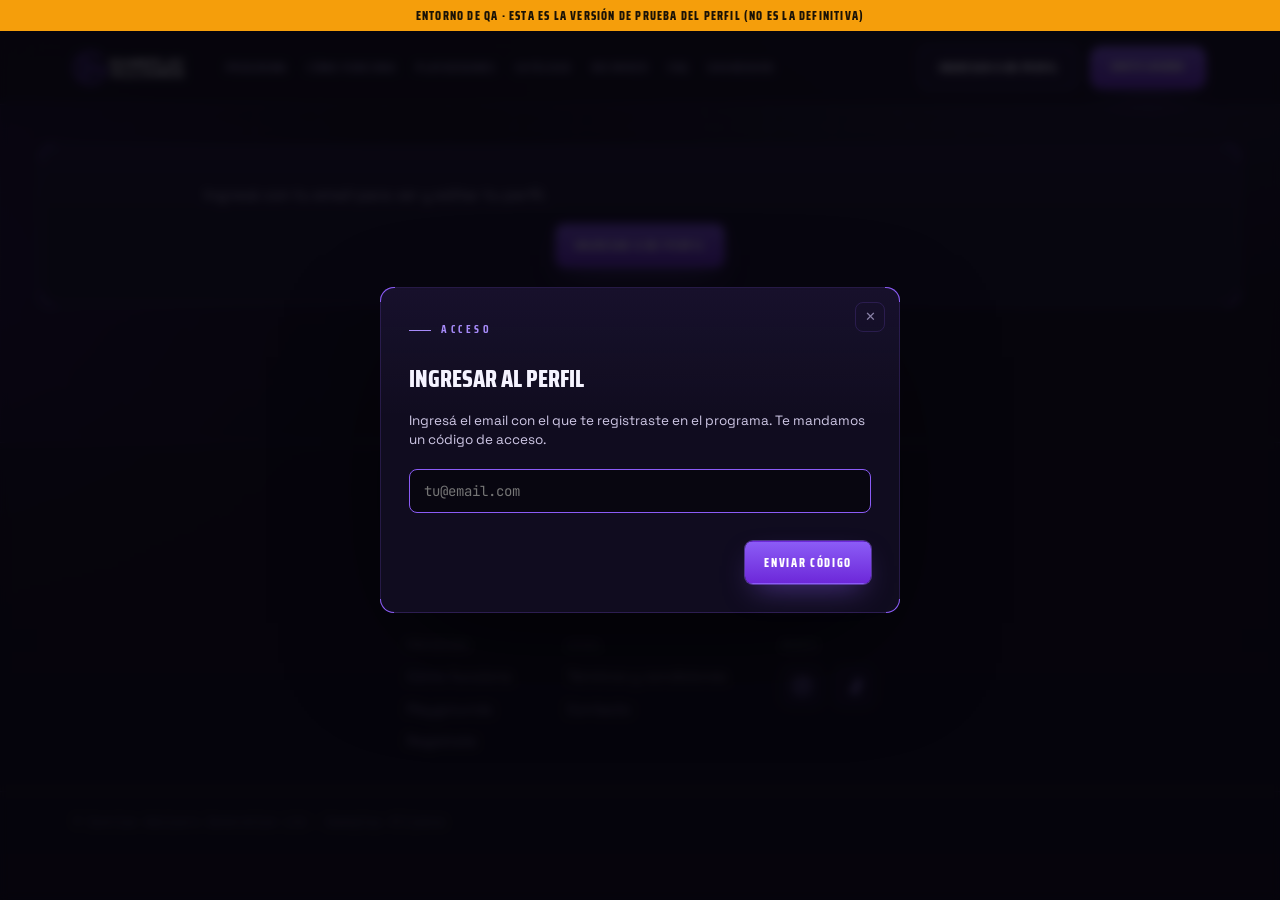
<file: profile-beta/index.html>
<!DOCTYPE html>
<html lang="es"><head>
<meta charset="utf-8">
<title>Gameplay Alliance — Mi Perfil</title>
<meta name="robots" content="noindex, nofollow">
<style>
/* Fuentes self-hosted: reutiliza los mismos woff2 del root del site */
@font-face {
  font-family: 'JetBrains Mono';
  font-style: normal;
  font-weight: 400;
  font-display: swap;
  src: url("../font-01.woff2") format('woff2');
  unicode-range: U+0460-052F, U+1C80-1C8A, U+20B4, U+2DE0-2DFF, U+A640-A69F, U+FE2E-FE2F;
}
@font-face {
  font-family: 'JetBrains Mono';
  font-style: normal;
  font-weight: 400;
  font-display: swap;
  src: url("../font-02.woff2") format('woff2');
  unicode-range: U+0301, U+0400-045F, U+0490-0491, U+04B0-04B1, U+2116;
}
@font-face {
  font-family: 'JetBrains Mono';
  font-style: normal;
  font-weight: 400;
  font-display: swap;
  src: url("../font-03.woff2") format('woff2');
  unicode-range: U+0370-0377, U+037A-037F, U+0384-038A, U+038C, U+038E-03A1, U+03A3-03FF;
}
@font-face {
  font-family: 'JetBrains Mono';
  font-style: normal;
  font-weight: 400;
  font-display: swap;
  src: url("../font-04.woff2") format('woff2');
  unicode-range: U+0102-0103, U+0110-0111, U+0128-0129, U+0168-0169, U+01A0-01A1, U+01AF-01B0, U+0300-0301, U+0303-0304, U+0308-0309, U+0323, U+0329, U+1EA0-1EF9, U+20AB;
}
@font-face {
  font-family: 'JetBrains Mono';
  font-style: normal;
  font-weight: 400;
  font-display: swap;
  src: url("../font-05.woff2") format('woff2');
  unicode-range: U+0100-02BA, U+02BD-02C5, U+02C7-02CC, U+02CE-02D7, U+02DD-02FF, U+0304, U+0308, U+0329, U+1D00-1DBF, U+1E00-1E9F, U+1EF2-1EFF, U+2020, U+20A0-20AB, U+20AD-20C0, U+2113, U+2C60-2C7F, U+A720-A7FF;
}
@font-face {
  font-family: 'JetBrains Mono';
  font-style: normal;
  font-weight: 400;
  font-display: swap;
  src: url("../font-06.woff2") format('woff2');
  unicode-range: U+0000-00FF, U+0131, U+0152-0153, U+02BB-02BC, U+02C6, U+02DA, U+02DC, U+0304, U+0308, U+0329, U+2000-206F, U+20AC, U+2122, U+2191, U+2193, U+2212, U+2215, U+FEFF, U+FFFD;
}
@font-face {
  font-family: 'JetBrains Mono';
  font-style: normal;
  font-weight: 500;
  font-display: swap;
  src: url("../font-01.woff2") format('woff2');
  unicode-range: U+0460-052F, U+1C80-1C8A, U+20B4, U+2DE0-2DFF, U+A640-A69F, U+FE2E-FE2F;
}
@font-face {
  font-family: 'JetBrains Mono';
  font-style: normal;
  font-weight: 500;
  font-display: swap;
  src: url("../font-02.woff2") format('woff2');
  unicode-range: U+0301, U+0400-045F, U+0490-0491, U+04B0-04B1, U+2116;
}
@font-face {
  font-family: 'JetBrains Mono';
  font-style: normal;
  font-weight: 500;
  font-display: swap;
  src: url("../font-03.woff2") format('woff2');
  unicode-range: U+0370-0377, U+037A-037F, U+0384-038A, U+038C, U+038E-03A1, U+03A3-03FF;
}
@font-face {
  font-family: 'JetBrains Mono';
  font-style: normal;
  font-weight: 500;
  font-display: swap;
  src: url("../font-04.woff2") format('woff2');
  unicode-range: U+0102-0103, U+0110-0111, U+0128-0129, U+0168-0169, U+01A0-01A1, U+01AF-01B0, U+0300-0301, U+0303-0304, U+0308-0309, U+0323, U+0329, U+1EA0-1EF9, U+20AB;
}
@font-face {
  font-family: 'JetBrains Mono';
  font-style: normal;
  font-weight: 500;
  font-display: swap;
  src: url("../font-05.woff2") format('woff2');
  unicode-range: U+0100-02BA, U+02BD-02C5, U+02C7-02CC, U+02CE-02D7, U+02DD-02FF, U+0304, U+0308, U+0329, U+1D00-1DBF, U+1E00-1E9F, U+1EF2-1EFF, U+2020, U+20A0-20AB, U+20AD-20C0, U+2113, U+2C60-2C7F, U+A720-A7FF;
}
@font-face {
  font-family: 'JetBrains Mono';
  font-style: normal;
  font-weight: 500;
  font-display: swap;
  src: url("../font-06.woff2") format('woff2');
  unicode-range: U+0000-00FF, U+0131, U+0152-0153, U+02BB-02BC, U+02C6, U+02DA, U+02DC, U+0304, U+0308, U+0329, U+2000-206F, U+20AC, U+2122, U+2191, U+2193, U+2212, U+2215, U+FEFF, U+FFFD;
}
@font-face {
  font-family: 'JetBrains Mono';
  font-style: normal;
  font-weight: 700;
  font-display: swap;
  src: url("../font-01.woff2") format('woff2');
  unicode-range: U+0460-052F, U+1C80-1C8A, U+20B4, U+2DE0-2DFF, U+A640-A69F, U+FE2E-FE2F;
}
@font-face {
  font-family: 'JetBrains Mono';
  font-style: normal;
  font-weight: 700;
  font-display: swap;
  src: url("../font-02.woff2") format('woff2');
  unicode-range: U+0301, U+0400-045F, U+0490-0491, U+04B0-04B1, U+2116;
}
@font-face {
  font-family: 'JetBrains Mono';
  font-style: normal;
  font-weight: 700;
  font-display: swap;
  src: url("../font-03.woff2") format('woff2');
  unicode-range: U+0370-0377, U+037A-037F, U+0384-038A, U+038C, U+038E-03A1, U+03A3-03FF;
}
@font-face {
  font-family: 'JetBrains Mono';
  font-style: normal;
  font-weight: 700;
  font-display: swap;
  src: url("../font-04.woff2") format('woff2');
  unicode-range: U+0102-0103, U+0110-0111, U+0128-0129, U+0168-0169, U+01A0-01A1, U+01AF-01B0, U+0300-0301, U+0303-0304, U+0308-0309, U+0323, U+0329, U+1EA0-1EF9, U+20AB;
}
@font-face {
  font-family: 'JetBrains Mono';
  font-style: normal;
  font-weight: 700;
  font-display: swap;
  src: url("../font-05.woff2") format('woff2');
  unicode-range: U+0100-02BA, U+02BD-02C5, U+02C7-02CC, U+02CE-02D7, U+02DD-02FF, U+0304, U+0308, U+0329, U+1D00-1DBF, U+1E00-1E9F, U+1EF2-1EFF, U+2020, U+20A0-20AB, U+20AD-20C0, U+2113, U+2C60-2C7F, U+A720-A7FF;
}
@font-face {
  font-family: 'JetBrains Mono';
  font-style: normal;
  font-weight: 700;
  font-display: swap;
  src: url("../font-06.woff2") format('woff2');
  unicode-range: U+0000-00FF, U+0131, U+0152-0153, U+02BB-02BC, U+02C6, U+02DA, U+02DC, U+0304, U+0308, U+0329, U+2000-206F, U+20AC, U+2122, U+2191, U+2193, U+2212, U+2215, U+FEFF, U+FFFD;
}
@font-face {
  font-family: 'Saira';
  font-style: normal;
  font-weight: 500;
  font-stretch: 100%;
  font-display: swap;
  src: url("../font-25.woff2") format('woff2');
  unicode-range: U+0102-0103, U+0110-0111, U+0128-0129, U+0168-0169, U+01A0-01A1, U+01AF-01B0, U+0300-0301, U+0303-0304, U+0308-0309, U+0323, U+0329, U+1EA0-1EF9, U+20AB;
}
@font-face {
  font-family: 'Saira';
  font-style: normal;
  font-weight: 500;
  font-stretch: 100%;
  font-display: swap;
  src: url("../font-26.woff2") format('woff2');
  unicode-range: U+0100-02BA, U+02BD-02C5, U+02C7-02CC, U+02CE-02D7, U+02DD-02FF, U+0304, U+0308, U+0329, U+1D00-1DBF, U+1E00-1E9F, U+1EF2-1EFF, U+2020, U+20A0-20AB, U+20AD-20C0, U+2113, U+2C60-2C7F, U+A720-A7FF;
}
@font-face {
  font-family: 'Saira';
  font-style: normal;
  font-weight: 500;
  font-stretch: 100%;
  font-display: swap;
  src: url("../font-27.woff2") format('woff2');
  unicode-range: U+0000-00FF, U+0131, U+0152-0153, U+02BB-02BC, U+02C6, U+02DA, U+02DC, U+0304, U+0308, U+0329, U+2000-206F, U+20AC, U+2122, U+2191, U+2193, U+2212, U+2215, U+FEFF, U+FFFD;
}
@font-face {
  font-family: 'Saira';
  font-style: normal;
  font-weight: 600;
  font-stretch: 100%;
  font-display: swap;
  src: url("../font-25.woff2") format('woff2');
  unicode-range: U+0102-0103, U+0110-0111, U+0128-0129, U+0168-0169, U+01A0-01A1, U+01AF-01B0, U+0300-0301, U+0303-0304, U+0308-0309, U+0323, U+0329, U+1EA0-1EF9, U+20AB;
}
@font-face {
  font-family: 'Saira';
  font-style: normal;
  font-weight: 600;
  font-stretch: 100%;
  font-display: swap;
  src: url("../font-26.woff2") format('woff2');
  unicode-range: U+0100-02BA, U+02BD-02C5, U+02C7-02CC, U+02CE-02D7, U+02DD-02FF, U+0304, U+0308, U+0329, U+1D00-1DBF, U+1E00-1E9F, U+1EF2-1EFF, U+2020, U+20A0-20AB, U+20AD-20C0, U+2113, U+2C60-2C7F, U+A720-A7FF;
}
@font-face {
  font-family: 'Saira';
  font-style: normal;
  font-weight: 600;
  font-stretch: 100%;
  font-display: swap;
  src: url("../font-27.woff2") format('woff2');
  unicode-range: U+0000-00FF, U+0131, U+0152-0153, U+02BB-02BC, U+02C6, U+02DA, U+02DC, U+0304, U+0308, U+0329, U+2000-206F, U+20AC, U+2122, U+2191, U+2193, U+2212, U+2215, U+FEFF, U+FFFD;
}
@font-face {
  font-family: 'Saira';
  font-style: normal;
  font-weight: 700;
  font-stretch: 100%;
  font-display: swap;
  src: url("../font-25.woff2") format('woff2');
  unicode-range: U+0102-0103, U+0110-0111, U+0128-0129, U+0168-0169, U+01A0-01A1, U+01AF-01B0, U+0300-0301, U+0303-0304, U+0308-0309, U+0323, U+0329, U+1EA0-1EF9, U+20AB;
}
@font-face {
  font-family: 'Saira';
  font-style: normal;
  font-weight: 700;
  font-stretch: 100%;
  font-display: swap;
  src: url("../font-26.woff2") format('woff2');
  unicode-range: U+0100-02BA, U+02BD-02C5, U+02C7-02CC, U+02CE-02D7, U+02DD-02FF, U+0304, U+0308, U+0329, U+1D00-1DBF, U+1E00-1E9F, U+1EF2-1EFF, U+2020, U+20A0-20AB, U+20AD-20C0, U+2113, U+2C60-2C7F, U+A720-A7FF;
}
@font-face {
  font-family: 'Saira';
  font-style: normal;
  font-weight: 700;
  font-stretch: 100%;
  font-display: swap;
  src: url("../font-27.woff2") format('woff2');
  unicode-range: U+0000-00FF, U+0131, U+0152-0153, U+02BB-02BC, U+02C6, U+02DA, U+02DC, U+0304, U+0308, U+0329, U+2000-206F, U+20AC, U+2122, U+2191, U+2193, U+2212, U+2215, U+FEFF, U+FFFD;
}
@font-face {
  font-family: 'Saira Condensed';
  font-style: normal;
  font-weight: 600;
  font-display: swap;
  src: url("../font-10.woff2") format('woff2');
  unicode-range: U+0102-0103, U+0110-0111, U+0128-0129, U+0168-0169, U+01A0-01A1, U+01AF-01B0, U+0300-0301, U+0303-0304, U+0308-0309, U+0323, U+0329, U+1EA0-1EF9, U+20AB;
}
@font-face {
  font-family: 'Saira Condensed';
  font-style: normal;
  font-weight: 600;
  font-display: swap;
  src: url("../font-11.woff2") format('woff2');
  unicode-range: U+0100-02BA, U+02BD-02C5, U+02C7-02CC, U+02CE-02D7, U+02DD-02FF, U+0304, U+0308, U+0329, U+1D00-1DBF, U+1E00-1E9F, U+1EF2-1EFF, U+2020, U+20A0-20AB, U+20AD-20C0, U+2113, U+2C60-2C7F, U+A720-A7FF;
}
@font-face {
  font-family: 'Saira Condensed';
  font-style: normal;
  font-weight: 600;
  font-display: swap;
  src: url("../font-12.woff2") format('woff2');
  unicode-range: U+0000-00FF, U+0131, U+0152-0153, U+02BB-02BC, U+02C6, U+02DA, U+02DC, U+0304, U+0308, U+0329, U+2000-206F, U+20AC, U+2122, U+2191, U+2193, U+2212, U+2215, U+FEFF, U+FFFD;
}
@font-face {
  font-family: 'Saira Condensed';
  font-style: normal;
  font-weight: 700;
  font-display: swap;
  src: url("../font-13.woff2") format('woff2');
  unicode-range: U+0102-0103, U+0110-0111, U+0128-0129, U+0168-0169, U+01A0-01A1, U+01AF-01B0, U+0300-0301, U+0303-0304, U+0308-0309, U+0323, U+0329, U+1EA0-1EF9, U+20AB;
}
@font-face {
  font-family: 'Saira Condensed';
  font-style: normal;
  font-weight: 700;
  font-display: swap;
  src: url("../font-14.woff2") format('woff2');
  unicode-range: U+0100-02BA, U+02BD-02C5, U+02C7-02CC, U+02CE-02D7, U+02DD-02FF, U+0304, U+0308, U+0329, U+1D00-1DBF, U+1E00-1E9F, U+1EF2-1EFF, U+2020, U+20A0-20AB, U+20AD-20C0, U+2113, U+2C60-2C7F, U+A720-A7FF;
}
@font-face {
  font-family: 'Saira Condensed';
  font-style: normal;
  font-weight: 700;
  font-display: swap;
  src: url("../font-15.woff2") format('woff2');
  unicode-range: U+0000-00FF, U+0131, U+0152-0153, U+02BB-02BC, U+02C6, U+02DA, U+02DC, U+0304, U+0308, U+0329, U+2000-206F, U+20AC, U+2122, U+2191, U+2193, U+2212, U+2215, U+FEFF, U+FFFD;
}
@font-face {
  font-family: 'Saira Condensed';
  font-style: normal;
  font-weight: 800;
  font-display: swap;
  src: url("../font-16.woff2") format('woff2');
  unicode-range: U+0102-0103, U+0110-0111, U+0128-0129, U+0168-0169, U+01A0-01A1, U+01AF-01B0, U+0300-0301, U+0303-0304, U+0308-0309, U+0323, U+0329, U+1EA0-1EF9, U+20AB;
}
@font-face {
  font-family: 'Saira Condensed';
  font-style: normal;
  font-weight: 800;
  font-display: swap;
  src: url("../font-17.woff2") format('woff2');
  unicode-range: U+0100-02BA, U+02BD-02C5, U+02C7-02CC, U+02CE-02D7, U+02DD-02FF, U+0304, U+0308, U+0329, U+1D00-1DBF, U+1E00-1E9F, U+1EF2-1EFF, U+2020, U+20A0-20AB, U+20AD-20C0, U+2113, U+2C60-2C7F, U+A720-A7FF;
}
@font-face {
  font-family: 'Saira Condensed';
  font-style: normal;
  font-weight: 800;
  font-display: swap;
  src: url("../font-18.woff2") format('woff2');
  unicode-range: U+0000-00FF, U+0131, U+0152-0153, U+02BB-02BC, U+02C6, U+02DA, U+02DC, U+0304, U+0308, U+0329, U+2000-206F, U+20AC, U+2122, U+2191, U+2193, U+2212, U+2215, U+FEFF, U+FFFD;
}
@font-face {
  font-family: 'Saira Condensed';
  font-style: normal;
  font-weight: 900;
  font-display: swap;
  src: url("../font-19.woff2") format('woff2');
  unicode-range: U+0102-0103, U+0110-0111, U+0128-0129, U+0168-0169, U+01A0-01A1, U+01AF-01B0, U+0300-0301, U+0303-0304, U+0308-0309, U+0323, U+0329, U+1EA0-1EF9, U+20AB;
}
@font-face {
  font-family: 'Saira Condensed';
  font-style: normal;
  font-weight: 900;
  font-display: swap;
  src: url("../font-20.woff2") format('woff2');
  unicode-range: U+0100-02BA, U+02BD-02C5, U+02C7-02CC, U+02CE-02D7, U+02DD-02FF, U+0304, U+0308, U+0329, U+1D00-1DBF, U+1E00-1E9F, U+1EF2-1EFF, U+2020, U+20A0-20AB, U+20AD-20C0, U+2113, U+2C60-2C7F, U+A720-A7FF;
}
@font-face {
  font-family: 'Saira Condensed';
  font-style: normal;
  font-weight: 900;
  font-display: swap;
  src: url("../font-21.woff2") format('woff2');
  unicode-range: U+0000-00FF, U+0131, U+0152-0153, U+02BB-02BC, U+02C6, U+02DA, U+02DC, U+0304, U+0308, U+0329, U+2000-206F, U+20AC, U+2122, U+2191, U+2193, U+2212, U+2215, U+FEFF, U+FFFD;
}
@font-face {
  font-family: 'Space Grotesk';
  font-style: normal;
  font-weight: 400;
  font-display: swap;
  src: url("../font-22.woff2") format('woff2');
  unicode-range: U+0102-0103, U+0110-0111, U+0128-0129, U+0168-0169, U+01A0-01A1, U+01AF-01B0, U+0300-0301, U+0303-0304, U+0308-0309, U+0323, U+0329, U+1EA0-1EF9, U+20AB;
}
@font-face {
  font-family: 'Space Grotesk';
  font-style: normal;
  font-weight: 400;
  font-display: swap;
  src: url("../font-23.woff2") format('woff2');
  unicode-range: U+0100-02BA, U+02BD-02C5, U+02C7-02CC, U+02CE-02D7, U+02DD-02FF, U+0304, U+0308, U+0329, U+1D00-1DBF, U+1E00-1E9F, U+1EF2-1EFF, U+2020, U+20A0-20AB, U+20AD-20C0, U+2113, U+2C60-2C7F, U+A720-A7FF;
}
@font-face {
  font-family: 'Space Grotesk';
  font-style: normal;
  font-weight: 400;
  font-display: swap;
  src: url("../font-24.woff2") format('woff2');
  unicode-range: U+0000-00FF, U+0131, U+0152-0153, U+02BB-02BC, U+02C6, U+02DA, U+02DC, U+0304, U+0308, U+0329, U+2000-206F, U+20AC, U+2122, U+2191, U+2193, U+2212, U+2215, U+FEFF, U+FFFD;
}
@font-face {
  font-family: 'Space Grotesk';
  font-style: normal;
  font-weight: 500;
  font-display: swap;
  src: url("../font-22.woff2") format('woff2');
  unicode-range: U+0102-0103, U+0110-0111, U+0128-0129, U+0168-0169, U+01A0-01A1, U+01AF-01B0, U+0300-0301, U+0303-0304, U+0308-0309, U+0323, U+0329, U+1EA0-1EF9, U+20AB;
}
@font-face {
  font-family: 'Space Grotesk';
  font-style: normal;
  font-weight: 500;
  font-display: swap;
  src: url("../font-23.woff2") format('woff2');
  unicode-range: U+0100-02BA, U+02BD-02C5, U+02C7-02CC, U+02CE-02D7, U+02DD-02FF, U+0304, U+0308, U+0329, U+1D00-1DBF, U+1E00-1E9F, U+1EF2-1EFF, U+2020, U+20A0-20AB, U+20AD-20C0, U+2113, U+2C60-2C7F, U+A720-A7FF;
}
@font-face {
  font-family: 'Space Grotesk';
  font-style: normal;
  font-weight: 500;
  font-display: swap;
  src: url("../font-24.woff2") format('woff2');
  unicode-range: U+0000-00FF, U+0131, U+0152-0153, U+02BB-02BC, U+02C6, U+02DA, U+02DC, U+0304, U+0308, U+0329, U+2000-206F, U+20AC, U+2122, U+2191, U+2193, U+2212, U+2215, U+FEFF, U+FFFD;
}
@font-face {
  font-family: 'Space Grotesk';
  font-style: normal;
  font-weight: 600;
  font-display: swap;
  src: url("../font-22.woff2") format('woff2');
  unicode-range: U+0102-0103, U+0110-0111, U+0128-0129, U+0168-0169, U+01A0-01A1, U+01AF-01B0, U+0300-0301, U+0303-0304, U+0308-0309, U+0323, U+0329, U+1EA0-1EF9, U+20AB;
}
@font-face {
  font-family: 'Space Grotesk';
  font-style: normal;
  font-weight: 600;
  font-display: swap;
  src: url("../font-23.woff2") format('woff2');
  unicode-range: U+0100-02BA, U+02BD-02C5, U+02C7-02CC, U+02CE-02D7, U+02DD-02FF, U+0304, U+0308, U+0329, U+1D00-1DBF, U+1E00-1E9F, U+1EF2-1EFF, U+2020, U+20A0-20AB, U+20AD-20C0, U+2113, U+2C60-2C7F, U+A720-A7FF;
}
@font-face {
  font-family: 'Space Grotesk';
  font-style: normal;
  font-weight: 600;
  font-display: swap;
  src: url("../font-24.woff2") format('woff2');
  unicode-range: U+0000-00FF, U+0131, U+0152-0153, U+02BB-02BC, U+02C6, U+02DA, U+02DC, U+0304, U+0308, U+0329, U+2000-206F, U+20AC, U+2122, U+2191, U+2193, U+2212, U+2215, U+FEFF, U+FFFD;
}
@font-face {
  font-family: 'Space Grotesk';
  font-style: normal;
  font-weight: 700;
  font-display: swap;
  src: url("../font-22.woff2") format('woff2');
  unicode-range: U+0102-0103, U+0110-0111, U+0128-0129, U+0168-0169, U+01A0-01A1, U+01AF-01B0, U+0300-0301, U+0303-0304, U+0308-0309, U+0323, U+0329, U+1EA0-1EF9, U+20AB;
}
@font-face {
  font-family: 'Space Grotesk';
  font-style: normal;
  font-weight: 700;
  font-display: swap;
  src: url("../font-23.woff2") format('woff2');
  unicode-range: U+0100-02BA, U+02BD-02C5, U+02C7-02CC, U+02CE-02D7, U+02DD-02FF, U+0304, U+0308, U+0329, U+1D00-1DBF, U+1E00-1E9F, U+1EF2-1EFF, U+2020, U+20A0-20AB, U+20AD-20C0, U+2113, U+2C60-2C7F, U+A720-A7FF;
}
@font-face {
  font-family: 'Space Grotesk';
  font-style: normal;
  font-weight: 700;
  font-display: swap;
  src: url("../font-24.woff2") format('woff2');
  unicode-range: U+0000-00FF, U+0131, U+0152-0153, U+02BB-02BC, U+02C6, U+02DA, U+02DC, U+0304, U+0308, U+0329, U+2000-206F, U+20AC, U+2122, U+2191, U+2193, U+2212, U+2215, U+FEFF, U+FFFD;
}
</style>
<meta name="viewport" content="width=device-width, initial-scale=1">
<!-- TikTok Pixel Code Start -->
<script>
!function (w, d, t) {
  w.TiktokAnalyticsObject=t;var ttq=w[t]=w[t]||[];ttq.methods=["page","track","identify","instances","debug","on","off","once","ready","alias","group","enableCookie","disableCookie","holdConsent","revokeConsent","grantConsent"],ttq.setAndDefer=function(t,e){t[e]=function(){t.push([e].concat(Array.prototype.slice.call(arguments,0)))}};for(var i=0;i<ttq.methods.length;i++)ttq.setAndDefer(ttq,ttq.methods[i]);ttq.instance=function(t){for(
var e=ttq._i[t]||[],n=0;n<ttq.methods.length;n++)ttq.setAndDefer(e,ttq.methods[n]);return e},ttq.load=function(e,n){var r="https://analytics.tiktok.com/i18n/pixel/events.js",o=n&&n.partner;ttq._i=ttq._i||{},ttq._i[e]=[],ttq._i[e]._u=r,ttq._t=ttq._t||{},ttq._t[e]=+new Date,ttq._o=ttq._o||{},ttq._o[e]=n||{};n=document.createElement("script")
;n.type="text/javascript",n.async=!0,n.src=r+"?sdkid="+e+"&lib="+t;e=document.getElementsByTagName("script")[0];e.parentNode.insertBefore(n,e)};

  ttq.load('D8UROG3C77U550SVN5UG');
  ttq.page();
}(window, document, 'ttq');
</script>
<!-- TikTok Pixel Code End -->
<style>/* cyrillic-ext */

/* cyrillic */

/* greek */

/* vietnamese */

/* latin-ext */

/* latin */

/* cyrillic-ext */

/* cyrillic */

/* greek */

/* vietnamese */

/* latin-ext */

/* latin */

/* cyrillic-ext */

/* cyrillic */

/* greek */

/* vietnamese */

/* latin-ext */

/* latin */

/* vietnamese */

/* latin-ext */

/* latin */

/* vietnamese */

/* latin-ext */

/* latin */

/* vietnamese */

/* latin-ext */

/* latin */

/* vietnamese */

/* latin-ext */

/* latin */

/* vietnamese */

/* latin-ext */

/* latin */

/* vietnamese */

/* latin-ext */

/* latin */

/* vietnamese */

/* latin-ext */

/* latin */

/* vietnamese */

/* latin-ext */

/* latin */

/* vietnamese */

/* latin-ext */

/* latin */

/* vietnamese */

/* latin-ext */

/* latin */

/* vietnamese */

/* latin-ext */

/* latin */

</style>
<style>

  :root {
    --bg:           #07060d;
    --bg-2:         #0c0a18;
    --panel:        #100c1f;
    --panel-2:      #15102a;
    --line:         rgba(139, 92, 246, 0.18);
    --line-strong:  rgba(139, 92, 246, 0.42);
    --violet:       #8b5cf6;
    --violet-2:     #a78bfa;
    --violet-deep:  #5b21b6;
    --violet-glow:  rgba(139, 92, 246, 0.55);
    --ink:          #f5f3ff;
    --ink-2:        #cfc8e6;
    --ink-3:        #8a82a8;
    --ink-4:        #56506e;
    --ok:           #34d399;
    --warn:         #fbbf24;
    --bad:          #fb7185;
    --display:      "Saira Condensed", "Saira", system-ui, sans-serif;
    --display-2:    "Saira", system-ui, sans-serif;
    --ui:           "Space Grotesk", system-ui, sans-serif;
    --mono:         "JetBrains Mono", ui-monospace, monospace;
  }

  * { box-sizing: border-box; }
  html, body { margin: 0; padding: 0; }
  body {
    background: var(--bg);
    color: var(--ink);
    font-family: var(--ui);
    font-size: 14px;
    line-height: 1.45;
    /* Era `min-width: 1280px` (bundle original de diseño). Con eso el celular
       no podía achicar nada. Ver el bloque RESPONSIVE al final del head. */
    min-width: 0;
    background-image:
      radial-gradient(1200px 700px at 85% -10%, rgba(139,92,246,0.18), transparent 60%),
      radial-gradient(900px 600px at -10% 30%, rgba(91,33,182,0.22), transparent 60%),
      linear-gradient(180deg, #07060d 0%, #06050b 100%);
    background-attachment: fixed;
  }

  /* === Background grid + particles =================================== */
  .bg-grid {
    position: fixed; inset: 0; pointer-events: none; z-index: 0;
    background-image:
      linear-gradient(rgba(139,92,246,0.06) 1px, transparent 1px),
      linear-gradient(90deg, rgba(139,92,246,0.06) 1px, transparent 1px);
    background-size: 64px 64px;
    mask-image: radial-gradient(1200px 800px at 50% 20%, #000 30%, transparent 80%);
  }
  .bg-dots {
    position: fixed; inset: 0; pointer-events: none; z-index: 0; opacity: .5;
    background-image: radial-gradient(rgba(167,139,250,0.5) 1px, transparent 1.4px);
    background-size: 28px 28px;
    mask-image: radial-gradient(800px 500px at 80% 10%, #000 0%, transparent 70%);
  }

  .shell { position: relative; z-index: 1; }

  /* === Top nav ======================================================= */
  .topbar {
    display: flex; align-items: center; gap: 32px;
    padding: 18px 40px; border-bottom: 1px solid var(--line);
    background: rgba(7, 6, 13, 0.75); backdrop-filter: blur(10px);
    position: sticky; top: 0; z-index: 50;
  }
  .brand { display: flex; align-items: center; gap: 12px; }
  .brand .logo { width: 38px; height: 38px; }
  .brand .wm { display: flex; flex-direction: column; line-height: 1; }
  .brand .wm .a { font-family: var(--display); font-weight: 800; letter-spacing: .04em; font-size: 16px; color: var(--ink); }
  .brand .wm .b { font-family: var(--display); font-weight: 700; letter-spacing: .35em; font-size: 9px; color: var(--violet-2); margin-top: 4px; }

  .nav { display: flex; gap: 4px; margin-left: 24px; }
  .nav a {
    font-family: var(--display); font-weight: 700; letter-spacing: .12em; font-size: 12px;
    color: var(--ink-3); text-decoration: none; padding: 10px 14px; border-radius: 6px;
    text-transform: uppercase; transition: color .15s, background .15s;
  }
  .nav a:hover { color: var(--ink); background: rgba(139,92,246,0.08); }
  .nav a.active { color: var(--ink); background: rgba(139,92,246,0.14); box-shadow: inset 0 -2px 0 var(--violet); }

  .top-actions { margin-left: auto; display: flex; gap: 14px; align-items: center; }
  .balance-pill {
    display: flex; align-items: center; gap: 10px;
    padding: 8px 14px; border: 1px solid var(--line-strong);
    border-radius: 999px; background: rgba(139,92,246,0.08);
    font-family: var(--mono); font-size: 13px; color: var(--ink);
  }
  .balance-pill .dot { width: 8px; height: 8px; border-radius: 50%; background: var(--ok); box-shadow: 0 0 10px var(--ok); }
  .icon-btn {
    width: 38px; height: 38px; border-radius: 999px;
    border: 1px solid var(--line); background: var(--panel);
    display: grid; place-items: center; color: var(--ink-2); cursor: pointer;
  }
  .icon-btn:hover { border-color: var(--line-strong); color: var(--ink); }
  .avatar {
    width: 38px; height: 38px; border-radius: 999px;
    background: linear-gradient(135deg, #7c3aed, #4c1d95);
    display: grid; place-items: center; color: white; font-family: var(--display);
    font-weight: 800; font-size: 13px; letter-spacing: .04em;
    border: 1px solid rgba(255,255,255,0.18);
  }

  /* === Section primitives =========================================== */
  .container { padding: 40px 40px 80px; max-width: 1440px; margin: 0 auto; }
  .section { margin-bottom: 56px; }
  .section-head { display: flex; align-items: flex-end; justify-content: space-between; margin-bottom: 20px; }
  .eyebrow {
    display: inline-flex; align-items: center; gap: 10px;
    font-family: var(--display); font-weight: 700; letter-spacing: .32em; font-size: 11px;
    color: var(--violet-2); text-transform: uppercase;
  }
  .eyebrow::before { content: ""; width: 22px; height: 1px; background: var(--violet-2); display: inline-block; }
  .h1 {
    font-family: var(--display); font-weight: 800; letter-spacing: .01em;
    font-size: 44px; line-height: 1; margin: 8px 0 0;
    text-transform: uppercase;
  }
  .h1 em { font-style: normal; color: var(--violet-2); }
  .sub {
    color: var(--ink-2); margin-top: 10px; font-size: 15px; max-width: 620px;
  }

  /* === Card / corner cut ============================================ */
  .card {
    position: relative; background:
      linear-gradient(180deg, rgba(139,92,246,0.06), rgba(139,92,246,0) 40%),
      var(--panel);
    border: 1px solid var(--line);
    border-radius: 14px;
    padding: 24px;
  }
  .card.glow {
    box-shadow:
      0 0 0 1px rgba(139,92,246,0.08),
      0 30px 80px -30px rgba(139,92,246,0.4),
      inset 0 1px 0 rgba(255,255,255,0.04);
  }
  .corners::before, .corners::after,
  .corners > .c-tl, .corners > .c-br {
    content: ""; position: absolute; width: 14px; height: 14px;
    border-color: var(--violet); border-style: solid; border-width: 0;
    pointer-events: none;
  }
  .corners::before { top: -1px; left: -1px; border-top-width: 1px; border-left-width: 1px; border-top-left-radius: 14px; }
  .corners::after  { top: -1px; right: -1px; border-top-width: 1px; border-right-width: 1px; border-top-right-radius: 14px; }
  .corners > .c-bl { content: ""; position: absolute; width: 14px; height: 14px; bottom: -1px; left: -1px; border-color: var(--violet); border-style: solid; border-width: 0; border-bottom-width: 1px; border-left-width: 1px; border-bottom-left-radius: 14px; }
  .corners > .c-br { bottom: -1px; right: -1px; border-bottom-width: 1px; border-right-width: 1px; border-bottom-right-radius: 14px; }

  /* === Hero stats row =============================================== */
  .stats-row {
    display: grid; grid-template-columns: repeat(3, 1fr); gap: 16px;
    margin-bottom: 28px;
  }
  .stat {
    padding: 18px 20px; border: 1px solid var(--line);
    border-radius: 12px; background: rgba(16,12,31,0.6);
  }
  .stat .label { font-size: 11px; letter-spacing: .22em; text-transform: uppercase; color: var(--ink-3); font-family: var(--display); font-weight: 700; }
  .stat .value { font-family: var(--display); font-weight: 800; font-size: 32px; line-height: 1; margin-top: 10px; }
  .stat .meta { color: var(--ink-3); font-size: 12px; margin-top: 8px; font-family: var(--mono); }
  .stat.accent .value { color: var(--violet-2); }

  /* === Pedido card ================================================== */
  .pedidos { display: grid; grid-template-columns: 1.4fr 1fr; gap: 20px; align-items: stretch; }
  .pedidos .col { display: flex; flex-direction: column; gap: 20px; }

  .pedido {
    position: relative; overflow: hidden;
  }
  .pedido .row1 {
    display: flex; gap: 18px; align-items: center;
  }
  .pedido .cover {
    width: 96px; height: 96px; border-radius: 10px;
    border: 1px solid var(--line-strong);
    background: linear-gradient(135deg, var(--panel-2), #1d1338);
    display: grid; place-items: center; flex: 0 0 96px; overflow: hidden;
    position: relative;
  }
  .pedido .cover::after {
    content: ""; position: absolute; inset: 0;
    background: repeating-linear-gradient( -22deg, rgba(139,92,246,0.05) 0 2px, transparent 2px 8px );
    mix-blend-mode: screen; pointer-events: none;
  }
  .pedido .cover .glyph {
    font-family: var(--display); font-weight: 900; font-size: 28px; color: var(--violet-2);
    letter-spacing: .02em; text-align: center; line-height: 1;
  }
  .pedido .meta-col { flex: 1; min-width: 0; }
  .pedido .title-row { display: flex; align-items: flex-start; justify-content: space-between; gap: 16px; }
  .pedido h3 {
    font-family: var(--display); font-weight: 800; font-size: 22px;
    margin: 0; letter-spacing: .01em; text-transform: uppercase; line-height: 1.05;
  }
  .pedido .platform {
    font-family: var(--mono); font-size: 11px; color: var(--ink-3);
    margin-top: 4px; letter-spacing: .04em;
  }
  .pedido .reward-now {
    text-align: right; flex: 0 0 auto; margin-top: 38px;
    font-family: var(--display); font-weight: 800;
    color: var(--violet-2); font-size: 22px; line-height: 1;
  }
  .pedido .reward-now .unit { font-family: var(--mono); font-size: 11px; color: var(--ink-3); font-weight: 500; display: block; letter-spacing: .12em; text-transform: uppercase; margin-top: 4px; }

  .hours-row {
    display: flex; align-items: baseline; gap: 10px; margin-top: 14px;
    font-family: var(--mono); font-size: 12px; color: var(--ink-3);
  }
  .hours-row .big {
    font-family: var(--display); font-weight: 800; color: var(--ink); font-size: 20px;
  }

  /* Progress bar segmented ----------------------------------------- */
  .pb-wrap { margin-top: 18px; }
  .pb-track {
    position: relative; height: 22px;
    background: rgba(15, 10, 30, 0.9);
    border: 1px solid var(--line);
    border-radius: 6px; padding: 3px;
    display: grid; grid-template-columns: repeat(4, 1fr); gap: 3px;
  }
  .pb-seg {
    position: relative; height: 100%; border-radius: 3px;
    background:
      repeating-linear-gradient( 45deg, rgba(139,92,246,0.10) 0 4px, rgba(139,92,246,0.02) 4px 8px );
    overflow: hidden;
  }
  .pb-fill {
    position: absolute; inset: 0; width: 0;
    background: linear-gradient(90deg, var(--violet-deep), var(--violet) 60%, var(--violet-2));
    box-shadow: 0 0 14px var(--violet-glow), inset 0 0 8px rgba(255,255,255,0.18);
    transition: width 1.6s cubic-bezier(.2,.8,.2,1);
  }
  .pb-fill.shine::after {
    content: ""; position: absolute; inset: 0;
    background: linear-gradient(90deg, transparent, rgba(255,255,255,0.5), transparent);
    animation: shine 2.4s linear infinite;
    width: 60%;
  }
  @keyframes shine { 0% { transform: translateX(-100%);} 100% { transform: translateX(260%); } }

  .pb-labels {
    display: grid; grid-template-columns: repeat(4, 1fr);
    margin-top: 10px; gap: 3px; padding: 0 3px;
  }
  .pb-label {
    display: flex; flex-direction: column; gap: 4px; padding-top: 8px;
    border-top: 1px solid var(--line);
    position: relative;
  }
  .pb-label .tier {
    font-family: var(--display); font-weight: 800; font-size: 11px; letter-spacing: .18em;
    text-transform: uppercase; color: var(--ink-3);
    display: flex; align-items: center; gap: 6px;
  }
  .pb-label .tier .pct { color: var(--ink-2); font-family: var(--mono); letter-spacing: 0; }
  .pb-label .payout {
    font-family: var(--display); font-weight: 800; font-size: 16px; color: var(--ink);
  }
  .pb-label .payout small { color: var(--ink-3); font-family: var(--mono); font-weight: 400; font-size: 10px; letter-spacing: .08em; }
  .pb-label.tier-1 .payout { color: var(--violet-2); }
  .pb-label.active::before {
    content: ""; position: absolute; top: -1px; left: 0; right: 0; height: 2px;
    background: var(--violet); box-shadow: 0 0 10px var(--violet-glow);
  }
  .pb-label.active .tier { color: var(--ink); }

  .pedido-foot {
    display: flex; justify-content: space-between; align-items: center;
    margin-top: 18px; padding-top: 16px; border-top: 1px solid var(--line);
  }
  .pedido-foot .deadline { font-family: var(--mono); font-size: 12px; color: var(--ink-3); }
  .pedido-foot .deadline strong { color: var(--ink); font-weight: 600; }

  .btn {
    display: inline-flex; align-items: center; gap: 10px;
    font-family: var(--display); font-weight: 800; letter-spacing: .14em;
    text-transform: uppercase; font-size: 12px;
    padding: 11px 18px; border-radius: 8px;
    border: 1px solid var(--violet); color: var(--ink); background: transparent;
    cursor: pointer; transition: background .15s, transform .05s;
  }
  .btn:hover { background: rgba(139,92,246,0.14); }
  .btn:active { transform: translateY(1px); }
  .btn.primary {
    background: linear-gradient(180deg, var(--violet), #6d28d9);
    border-color: transparent; color: white;
    box-shadow: 0 0 0 1px rgba(139,92,246,0.5), 0 12px 30px -10px var(--violet-glow);
  }
  .btn.primary:hover { background: linear-gradient(180deg, #9b6cf8, #7c3aed); }
  .btn.ghost { border-color: var(--line); color: var(--ink-2); }
  .btn.ghost:hover { color: var(--ink); border-color: var(--line-strong); }

  /* === Tier banner ================================================== */
  .tier-banner {
    position: relative; overflow: hidden;
    padding: 28px 32px; border-radius: 14px;
    border: 1px solid var(--line-strong);
    background:
      radial-gradient(600px 200px at 0% 50%, rgba(139,92,246,0.25), transparent 60%),
      linear-gradient(180deg, rgba(91,33,182,0.18), rgba(91,33,182,0.04));
    display: grid; grid-template-columns: 1.1fr 1.4fr; gap: 32px; align-items: center;
  }
  .tier-banner h2 {
    font-family: var(--display); font-weight: 900; font-size: 32px; line-height: 1;
    margin: 0; text-transform: uppercase; letter-spacing: .01em;
  }
  .tier-banner h2 em { font-style: normal; color: var(--violet-2); }
  .tier-banner p { color: var(--ink-2); margin: 14px 0 0; max-width: 480px; font-size: 14.5px; }

  .tier-curve { position: relative; height: 150px; }
  .tier-curve svg { width: 100%; height: 100%; overflow: visible; }
  .tier-curve .markers { position: absolute; inset: 0; display: grid; grid-template-columns: repeat(4, 1fr); }
  .tier-curve .markers > div {
    border-left: 1px dashed rgba(139,92,246,0.25); padding: 8px 10px;
    font-family: var(--display); font-weight: 700; font-size: 10px; letter-spacing: .18em;
    text-transform: uppercase; color: var(--ink-3); display: flex; flex-direction: column; gap: 4px;
  }
  .tier-curve .markers > div:first-child { border-left: 0; }
  .tier-curve .markers .v { font-family: var(--display); font-weight: 800; font-size: 18px; color: var(--ink); letter-spacing: 0; }
  .tier-curve .markers .pct { color: var(--violet-2); font-family: var(--mono); font-size: 10px; letter-spacing: .04em; text-transform: none; font-weight: 500; }

  /* === Data Sets table ============================================== */
  .table-wrap { padding: 0; overflow: hidden; }
  .table {
    width: 100%; border-collapse: separate; border-spacing: 0;
  }
  .table th, .table td {
    text-align: left; padding: 16px 24px;
    border-bottom: 1px solid var(--line);
  }
  .table th {
    font-family: var(--display); font-weight: 700; font-size: 11px;
    letter-spacing: .22em; text-transform: uppercase; color: var(--ink-3);
    background: rgba(15,10,30,0.6);
  }
  .table tbody tr { transition: background .15s; }
  .table tbody tr:hover { background: rgba(139,92,246,0.05); }
  .table tbody tr:last-child td { border-bottom: 0; }

  .game-cell { display: flex; align-items: center; gap: 12px; }
  .game-cell .mini-cover {
    width: 40px; height: 40px; border-radius: 6px; border: 1px solid var(--line-strong);
    background: linear-gradient(135deg, var(--panel-2), #1d1338);
    display: grid; place-items: center; font-family: var(--display); font-weight: 900;
    font-size: 13px; color: var(--violet-2); letter-spacing: .02em; flex: 0 0 40px;
  }
  .game-cell .gname { font-weight: 600; color: var(--ink); }
  .game-cell .gsub { font-family: var(--mono); font-size: 11px; color: var(--ink-3); }

  .mono { font-family: var(--mono); }

  .status {
    display: inline-flex; align-items: center; gap: 8px;
    font-family: var(--display); font-weight: 700; font-size: 11px;
    letter-spacing: .18em; text-transform: uppercase;
    padding: 6px 12px; border-radius: 999px; border: 1px solid currentColor;
  }
  .status .pip { width: 6px; height: 6px; border-radius: 50%; background: currentColor; box-shadow: 0 0 8px currentColor; }
  .status.ok { color: var(--ok); background: rgba(52,211,153,0.08); }
  .status.warn { color: var(--warn); background: rgba(251,191,36,0.08); }
  .status.bad { color: var(--bad); background: rgba(251,113,133,0.08); }
  .status .pip.spin { animation: pulse 1.6s ease-in-out infinite; }
  @keyframes pulse { 0%,100% { opacity: 1;} 50% { opacity: .35;} }

  .amount-cell { font-family: var(--display); font-weight: 800; font-size: 17px; }
  .amount-cell.pending { color: var(--ink-3); }
  .amount-cell.bad { color: var(--ink-4); text-decoration: line-through; text-decoration-color: rgba(251,113,133,0.6); }

  .table-foot {
    display: flex; justify-content: space-between; align-items: center;
    padding: 16px 24px; border-top: 1px solid var(--line);
    color: var(--ink-3); font-family: var(--mono); font-size: 12px;
  }
  .filter-tabs { display: flex; gap: 6px; }
  .filter-tabs button {
    background: transparent; border: 1px solid var(--line);
    color: var(--ink-3); font-family: var(--display); font-weight: 700;
    font-size: 11px; letter-spacing: .18em; text-transform: uppercase;
    padding: 8px 14px; border-radius: 6px; cursor: pointer;
  }
  .filter-tabs button.active { color: var(--ink); border-color: var(--violet); background: rgba(139,92,246,0.1); }

  /* === Ganancias ==================================================== */
  .ganancias-grid { display: grid; grid-template-columns: 1.5fr 1fr; gap: 20px; }
  .earnings-hero {
    padding: 28px 32px; display: flex; flex-direction: column; gap: 18px;
    overflow: hidden; position: relative;
  }
  .earnings-hero .big-amount {
    font-family: var(--display); font-weight: 900; font-size: 64px; line-height: 1;
    letter-spacing: -.01em;
    background: linear-gradient(180deg, #fff, #c4b5fd);
    -webkit-background-clip: text; background-clip: text; color: transparent;
  }
  .earnings-hero .sub { color: var(--ink-2); margin-top: -8px; }
  .ledger {
    display: grid; grid-template-columns: repeat(3, 1fr); gap: 0;
    border: 1px solid var(--line); border-radius: 10px; overflow: hidden;
  }
  .ledger > div { padding: 18px 20px; border-right: 1px solid var(--line); }
  .ledger > div:last-child { border-right: 0; }
  .ledger .l { font-family: var(--display); font-weight: 700; font-size: 11px; letter-spacing: .18em; text-transform: uppercase; color: var(--ink-3); }
  .ledger .v { font-family: var(--display); font-weight: 800; font-size: 24px; margin-top: 6px; }
  .ledger .v small { font-family: var(--mono); font-weight: 500; font-size: 11px; color: var(--ink-3); margin-left: 6px; }

  .chart-card { padding: 24px; }
  .chart-head { display: flex; justify-content: space-between; align-items: flex-end; margin-bottom: 12px; }
  .chart-head .t { font-family: var(--display); font-weight: 700; font-size: 11px; letter-spacing: .22em; text-transform: uppercase; color: var(--ink-3); }
  .chart-head .v { font-family: var(--display); font-weight: 800; font-size: 22px; }
  .chart { display: flex; align-items: flex-end; gap: 6px; height: 130px; }
  .bar {
    flex: 1; background: linear-gradient(180deg, var(--violet-2), var(--violet-deep));
    border-radius: 3px 3px 0 0; position: relative; min-height: 4px;
    box-shadow: inset 0 -1px 0 rgba(255,255,255,0.2);
    transition: opacity .15s;
  }
  .bar.faded { background: linear-gradient(180deg, #3b2a5e, #1f1638); }
  .bar:hover { opacity: 1; }
  .bar .tip {
    position: absolute; bottom: 100%; left: 50%; transform: translateX(-50%) translateY(-6px);
    font-family: var(--mono); font-size: 10px; color: var(--ink-2); white-space: nowrap;
  }
  .chart-xaxis { display: flex; gap: 6px; margin-top: 8px; }
  .chart-xaxis span { flex: 1; text-align: center; font-family: var(--mono); font-size: 10px; color: var(--ink-3); }

  .payout-card { padding: 22px 24px; }
  .payout-row { display: flex; justify-content: space-between; align-items: center; padding: 12px 0; border-bottom: 1px solid var(--line); font-size: 13px; }
  .payout-row:last-child { border-bottom: 0; }
  .payout-row .l { color: var(--ink-2); }
  .payout-row .v { font-family: var(--mono); color: var(--ink); }
  .payout-row .v.ok { color: var(--ok); }

  /* === Hero illustration glow ======================================= */
  .hero-deco {
    position: absolute; top: 20px; right: 20px; pointer-events: none; opacity: .8;
  }

  /* === footer note =================================================== */
  .legal { color: var(--ink-4); font-size: 12px; margin-top: 56px; font-family: var(--mono); }
  .legal a { color: var(--violet-2); text-decoration: none; }

  /* utility */
  .row { display: flex; gap: 12px; align-items: center; }
  .grow { flex: 1; }
  .muted { color: var(--ink-3); }
  .tag {
    display: inline-flex; padding: 4px 8px; border-radius: 4px;
    font-family: var(--mono); font-size: 10px; letter-spacing: .12em; text-transform: uppercase;
    border: 1px solid var(--line); color: var(--ink-3);
  }
  .tag.hot { color: var(--violet-2); border-color: var(--line-strong); background: rgba(139,92,246,0.08); }

  /* === Playground covers (video) ==================================== */
  .cover video, .cover img { position: absolute; inset: 0; width: 100%; height: 100%; object-fit: cover; z-index: 1; }
  .cover .serial-badge {
    position: absolute; bottom: 6px; left: 6px; z-index: 3;
    font-family: var(--mono); font-size: 10px; letter-spacing: .06em; color: var(--ink);
    background: rgba(7,6,13,0.78); border: 1px solid var(--line-strong);
    padding: 3px 7px; border-radius: 5px; backdrop-filter: blur(4px);
  }

  /* === Difficulty + goal chips ====================================== */
  .chips { display: flex; flex-wrap: wrap; gap: 6px; margin-top: 12px; }
  .diff {
    display: inline-flex; align-items: center; gap: 6px;
    font-family: var(--display); font-weight: 800; font-size: 10px;
    letter-spacing: .16em; text-transform: uppercase;
    padding: 5px 10px; border-radius: 999px; border: 1px solid currentColor;
  }
  .diff .pip { width: 6px; height: 6px; border-radius: 50%; background: currentColor; box-shadow: 0 0 8px currentColor; }
  .diff.baja { color: var(--ok); background: rgba(52,211,153,0.08); }
  .diff.media { color: var(--warn); background: rgba(251,191,36,0.08); }
  .diff.alta { color: var(--bad); background: rgba(251,113,133,0.08); }
  .goal {
    display: inline-flex; align-items: center;
    font-family: var(--mono); font-size: 10px; letter-spacing: .08em; text-transform: uppercase;
    padding: 5px 9px; border-radius: 999px; border: 1px solid var(--line);
    color: var(--ink-2); background: rgba(139,92,246,0.05);
  }

  /* === Classifier =================================================== */
  .classifier {
    display: flex; flex-wrap: wrap; align-items: center; gap: 10px 18px;
    margin-bottom: 22px; padding: 16px 20px;
    border: 1px solid var(--line); border-radius: 12px; background: rgba(16,12,31,0.5);
  }
  .classifier .group { display: flex; align-items: center; gap: 8px; flex-wrap: wrap; }
  .classifier .glabel {
    font-family: var(--display); font-weight: 700; font-size: 10px;
    letter-spacing: .22em; text-transform: uppercase; color: var(--ink-4); margin-right: 2px;
  }
  .chip-btn {
    background: transparent; border: 1px solid var(--line); color: var(--ink-3);
    font-family: var(--display); font-weight: 700; font-size: 11px;
    letter-spacing: .12em; text-transform: uppercase;
    padding: 8px 13px; border-radius: 999px; cursor: pointer; transition: color .15s, background .15s, border-color .15s;
  }
  .chip-btn:hover { color: var(--ink); border-color: var(--line-strong); }
  .chip-btn.active { color: var(--ink); border-color: var(--violet); background: rgba(139,92,246,0.14); }
  .classifier .divider { width: 1px; align-self: stretch; min-height: 24px; background: var(--line); }

  .pg-grid { display: grid; grid-template-columns: 1fr 1fr; gap: 20px; }
  .pg-card.hidden { display: none; }
  .pg-empty {
    grid-column: 1 / -1; display: none; text-align: center; padding: 48px;
    color: var(--ink-3); font-family: var(--mono); font-size: 13px;
    border: 1px dashed var(--line-strong); border-radius: 12px;
  }
  .pg-empty.show { display: block; }


  /* === Login card ==================================================== */
  .login-grid { display:grid; grid-template-columns: 1.2fr 1fr; gap: 20px; align-items: stretch; }
  .input {
    width: 100%; background: rgba(7,6,13,0.8); border: 1px solid var(--line-strong);
    border-radius: 8px; color: var(--ink); font-family: var(--mono); font-size: 14px;
    padding: 12px 14px; outline: none;
  }
  .input:focus { border-color: var(--violet); }
  .field-row { display:flex; gap:10px; margin-top: 14px; }
  .field-row .input { flex: 1; }
  .form-note { font-family: var(--mono); font-size: 11.5px; color: var(--ink-3); margin-top: 10px; }
  .form-note.ok { color: var(--ok); }

  /* === Coming soon banners =========================================== */
  .soon-banner {
    position: relative; overflow: hidden; padding: 32px 36px; border-radius: 14px;
    border: 1px solid var(--line-strong);
    background:
      radial-gradient(600px 220px at 0% 50%, rgba(139,92,246,0.22), transparent 60%),
      linear-gradient(180deg, rgba(91,33,182,0.16), rgba(91,33,182,0.03));
    display: grid; grid-template-columns: 1.3fr 1fr; gap: 32px; align-items: center;
  }
  .soon-banner h2 { font-family: var(--display); font-weight: 900; font-size: 34px; line-height: 1; margin: 8px 0 0; text-transform: uppercase; }
  .soon-banner h2 em { font-style: normal; color: var(--violet-2); }
  .soon-banner p { color: var(--ink-2); margin: 14px 0 0; max-width: 560px; font-size: 14.5px; }
  .soon-deco { position: relative; height: 150px; }

  /* === Estados de subida (aprobados) ================================= */
  .status.sold { color: var(--violet-2); background: rgba(139,92,246,0.10); }
  /* Subida incompleta: falla de infraestructura nuestra, no del uploader.
     Va en cian y no en rojo justamente para no leerse como un rechazo. */
  .status.info { color: #38bdf8; background: rgba(56,189,248,0.09); }
  /* Pago efectuado: verde mas saturado que "disponible", es el estado final. */
  .status.paid { color: #22c55e; background: rgba(34,197,94,0.12); }
  .motivo-qa {
    display: block; margin-top: 6px; max-width: 380px;
    font-size: 12px; line-height: 1.45; color: var(--ink-3);
  }

  /* === FAQs =========================================================== */
  .faq-list { display: flex; flex-direction: column; gap: 10px; max-width: 900px; }
  .faq {
    border: 1px solid var(--line); border-radius: 12px;
    background: linear-gradient(180deg, rgba(139,92,246,0.05), rgba(139,92,246,0) 45%), var(--panel);
    overflow: hidden;
  }
  .faq[open] { border-color: var(--line-strong); }
  .faq summary {
    list-style: none; cursor: pointer; display: flex; align-items: center; gap: 14px;
    padding: 18px 22px; font-family: var(--display); font-weight: 700;
    font-size: 15px; letter-spacing: .04em; text-transform: uppercase; color: var(--ink);
  }
  .faq summary::-webkit-details-marker { display: none; }
  .faq summary .q-num { font-family: var(--mono); font-size: 11px; color: var(--violet-2); flex: 0 0 28px; }
  .faq summary .caret { margin-left: auto; color: var(--ink-3); transition: transform .2s; }
  .faq[open] summary .caret { transform: rotate(90deg); color: var(--violet-2); }
  .faq .a { padding: 0 22px 20px 64px; color: var(--ink-2); font-size: 14px; max-width: 760px; }
  .faq .a strong { color: var(--violet-2); font-weight: 600; }
  .faq .a p { margin: 0 0 10px; line-height: 1.65; }
  .faq .a p:last-child { margin-bottom: 0; }
  /* nivel 1: tema. La cuenta de preguntas ayuda a decidir si vale abrirlo. */
  .faq-tema summary .t-count {
    margin-left: auto; font-family: var(--mono); font-size: 11px; color: var(--ink-4);
  }
  .faq-tema summary .t-count + .caret { margin-left: 12px; }
  .faq-tema > .t-body { padding: 0 14px 12px 14px; }
  /* nivel 2: pregunta */
  .faq-q { border-top: 1px solid var(--line); }
  .faq-q summary {
    list-style: none; cursor: pointer; display: flex; align-items: flex-start; gap: 12px;
    padding: 13px 8px 13px 50px; font-family: var(--ui); font-weight: 600;
    font-size: 14px; letter-spacing: 0; text-transform: none; color: var(--ink-2);
    line-height: 1.45;
  }
  .faq-q summary::-webkit-details-marker { display: none; }
  .faq-q summary:hover { color: var(--ink); }
  .faq-q summary .caret { margin-left: auto; color: var(--ink-4); transition: transform .2s; flex: none; }
  .faq-q[open] summary { color: var(--ink); }
  .faq-q[open] summary .caret { transform: rotate(90deg); color: var(--violet-2); }
  .faq-lk { color: var(--violet-2); text-decoration: none; font-weight: 600; word-break: break-word; }
  .faq-lk:hover { text-decoration: underline; }

  /* === Recorder download card ======================================== */
  .dl-card { display:flex; flex-direction:column; gap:16px; padding:22px 24px; max-width:380px; }
  .dl-card .k { font-family:var(--display); font-weight:700; font-size:11px; letter-spacing:.28em; text-transform:uppercase; color:var(--violet-2); }
  .dl-card .n { font-family:var(--display); font-weight:800; font-size:24px; text-transform:uppercase; line-height:1; margin-top:6px; }
  .dl-meta { display:flex; flex-wrap:wrap; gap:6px; }
  .btn-gh { display:flex; align-items:center; gap:14px; padding:14px 18px; border-radius:10px; text-decoration:none; color:#fff; border:1px solid var(--violet); background:linear-gradient(180deg,var(--violet),#6d28d9); box-shadow:0 0 0 1px rgba(139,92,246,0.5), 0 12px 30px -10px var(--violet-glow); transition:background .15s; }
  .btn-gh:hover { background:linear-gradient(180deg,#9b6cf8,#7c3aed); }
  .btn-gh .tx { display:flex; flex-direction:column; line-height:1.15; }
  .btn-gh .s { font-family:var(--mono); font-size:10px; letter-spacing:.14em; text-transform:uppercase; color:rgba(255,255,255,0.75); }
  .btn-gh .g { font-family:var(--display); font-weight:800; font-size:18px; letter-spacing:.04em; text-transform:uppercase; }
  /* — Perfil / wallet de pagos — */
  .net-chip { flex:1; display:flex; flex-direction:column; gap:4px; padding:14px 16px; border-radius:12px; border:1px solid var(--line); background:rgba(139,92,246,0.05); cursor:pointer; text-align:left; transition:border-color .15s, background .15s; }
  .net-chip:hover { border-color:var(--violet); }
  .net-chip.sel { border-color:var(--violet); background:rgba(139,92,246,0.14); box-shadow:0 0 0 1px var(--violet); }
  .net-chip .nn { font-family:var(--display); font-weight:800; font-size:16px; letter-spacing:.05em; text-transform:uppercase; color:var(--ink); }
  .net-chip .nd { font-family:var(--mono); font-size:11px; color:var(--ink-3); }
  .wal-addr { font-family:var(--mono); font-size:13px; color:var(--ink); word-break:break-all; background:rgba(139,92,246,0.07); border:1px solid var(--line); border-radius:10px; padding:12px 14px; }
  .wal-hl { color:var(--violet-2); font-weight:700; }
  .wal-big { font-family:var(--mono); font-size:15px; word-break:break-all; line-height:1.6; background:rgba(139,92,246,0.08); border:1px solid var(--violet); border-radius:12px; padding:16px; margin:12px 0; color:var(--ink); }
  .dl-note { font-family:var(--mono); font-size:11px; color:var(--ink-3); line-height:1.5; }

  /* === GA site header/footer (home) ================================= */
  .ga-navlinks { display: flex; }
  .ga-burger { display: none; }
  @media (max-width: 1060px) {
    .ga-navlinks { display: none !important; }
    .ga-burger { display: inline-flex !important; }
  }
  .ga-header a { transition: color .15s; }
  .ga-header nav a:hover, .ga-mobilemenu a:hover { color: var(--ink); }
  .ga-mobilemenu { display: none; flex-direction: column; padding: 8px 24px 22px; border-top: 1px solid var(--line); background: rgba(7,6,13,0.96); backdrop-filter: blur(18px); }
  .ga-mobilemenu.open { display: flex; }
  .ga-footer a { transition: color .15s; }
  .ga-footer a:hover { color: var(--ink); }
  .ga-social:hover { background: rgba(139,92,246,0.16) !important; border-color: var(--line-strong) !important; }

</style>
<style>
/* ══════════════════════════════════════════════════════════════════════════
   RESPONSIVE (2026-08-05)
   El diseño original venía con `min-width: 1280px` en el body: abajo de ese
   ancho el navegador no achicaba nada, mostraba la página entera con scroll
   horizontal. Por eso en el celular se veía "chiquita y corrida". Sacar esa
   regla es lo que destraba todo; el resto son los quiebres de las grillas.
   ══════════════════════════════════════════════════════════════════════════ */
body { min-width: 0; }
img, video, svg { max-width: 100%; }

/* — Tablet / notebook chica — */
@media (max-width: 1100px) {
  .container { padding: 32px 20px 64px; }
  .pg-grid, .login-grid, .soon-banner, .pedidos, .ganancias-grid, .tier-banner {
    grid-template-columns: 1fr;
  }
  .hero-row { flex-direction: column; gap: 24px; }
  .dl-card { max-width: none; }
  /* La tarjeta de descarga y el botón dejan de estar pegados a la derecha */
  .hero-row > div:last-child { width: 100%; align-items: stretch !important; }
}

/* — Celular — */
@media (max-width: 700px) {
  .container { padding: 22px 14px 52px; }
  .section { margin-bottom: 44px; }
  .h1 { font-size: clamp(28px, 8.5vw, 40px); line-height: 1.02; }
  .section-head .h1 { font-size: clamp(24px, 7.5vw, 32px); }
  .sub { font-size: 14px; }

  /* Los encabezados de sección dejan de ser una fila: el título arriba y los
     filtros abajo, en vez de aplastarse uno contra otro. */
  .section-head { flex-direction: column; align-items: flex-start; gap: 14px; }
  .filter-tabs { flex-wrap: wrap; }

  .stats-row { grid-template-columns: 1fr; gap: 12px; }

  /* Header: menos padding y el logo más chico, para que entren logo + chip. */
  .ga-header > div { padding: 11px 14px !important; gap: 12px !important; }
  .ga-header img { height: 26px !important; }
  .ga-uname { max-width: 92px; }
  .ga-acceder { padding: 9px 13px; font-size: 12px; }

  /* La tabla no entra en 360px: scrollea DENTRO de su tarjeta, nunca la página.
     Las esquinas decorativas se dibujan en -1px y con overflow-x cuentan como
     desborde (el mismo problema que tenían los modales), así que en la tabla se
     ocultan. */
  .table-wrap { overflow-x: auto; -webkit-overflow-scrolling: touch; }
  .table-wrap.corners::before, .table-wrap.corners::after,
  .table-wrap > .c-bl, .table-wrap > .c-br { display: none; }
  .table { min-width: 620px; }
  .table th, .table td { padding: 12px 14px; }
  .motivo-qa { max-width: 240px; }

  .modal { padding: 22px 18px; }
  .modal h3 { font-size: 20px; }
  .modal-actions { flex-wrap: wrap; }
  .modal-actions .btn { flex: 1 1 auto; }

  .field-row { flex-direction: column; }
  .field-row .btn { width: 100%; }

  .ga-footer > div { padding: 44px 18px 28px !important; gap: 32px !important; }
  .ga-footer > div > div:nth-child(2) { gap: 28px !important; }
}

/* Botón de descarga cuando el dispositivo no es Windows: sigue viéndose, pero
   apagado y sin acción. Es más claro que esconderlo. */
.btn-gh.no-disp {
  background: rgba(139,92,246,0.07); border-color: var(--line-strong);
  box-shadow: none; color: var(--ink-3); cursor: default; pointer-events: none;
}
.btn-gh.no-disp .s { color: var(--warn); }
.btn-gh.no-disp .g { color: var(--ink-2); font-size: 15px; }

/* — Tarjeta de orden en celular — */
@media (max-width: 700px) {
  /* La portada bajaba a 140px por estilo inline, y dejaba una columna de texto
     tan angosta que el subtítulo y los chips caían uno por renglón. */
  .pedido .cover {
    width: 64px !important; height: 64px !important; flex-basis: 64px !important;
  }
  .pedido .cover .cat-ico { width: 40px; height: 40px; }
  .pedido .cover .serial-badge { display: none; }   /* el ID ya está en el subtítulo */
  .pedido .row1 { gap: 12px; align-items: flex-start; }

  /* Título arriba y precio abajo, los dos a lo ancho: dejan de pelear por el
     espacio horizontal. */
  .pedido .title-row { flex-direction: column; gap: 10px; }
  .pedido h3 { font-size: 19px; padding-right: 84px; }   /* deja lugar al badge */
  .pedido .platform { padding-right: 84px; line-height: 1.5; }
  .pedido .reward-now { text-align: left; margin-top: 0; font-size: 20px; }
  .pedido .reward-now.completed-badge { font-size: 24px; }

  .chips { margin-top: 10px; gap: 5px; }
  .goal { font-size: 9.5px; padding: 4px 8px; letter-spacing: .06em; }

  .hours-row { flex-wrap: wrap; gap: 6px; margin-top: 12px; }
  .hours-row .muted { margin-left: 0 !important; width: 100%; }

  /* Botones de la orden a lo ancho, para el pulgar. */
  .pedido .deadline + .row { flex-direction: column; }
  .pedido .deadline + .row .btn { width: 100%; justify-content: center; }
}

/* — Celular angosto (360px y menos) — */
@media (max-width: 380px) {
  .container { padding: 18px 11px 44px; }
  .ga-uname { max-width: 70px; }
  .stat .value { font-size: 30px; }
}
</style>
<style>
/* --- Cabling: modal de inscripción (el diseño base no lo traía) --- */
.modal-bg{position:fixed;inset:0;background:rgba(7,6,13,.82);backdrop-filter:blur(5px);-webkit-backdrop-filter:blur(5px);display:none;align-items:center;justify-content:center;z-index:200;padding:20px;}
.modal-bg.open{display:flex;}
.modal{max-width:520px;width:100%;padding:28px;max-height:88vh;overflow:auto;box-shadow:0 40px 120px -30px rgba(0,0,0,.7);}
.modal h3{font-family:var(--display);font-weight:800;text-transform:uppercase;font-size:24px;margin-bottom:14px;}
.modal .terms{background:var(--panel-2);border:1px solid var(--line);border-radius:12px;padding:16px;font-size:13.5px;line-height:1.65;color:var(--ink-2);margin-bottom:16px;}
.modal .terms strong{color:var(--ink);}
.modal .terms a{color:var(--violet-2);}
.modal-err{color:var(--bad);font-size:13px;min-height:18px;margin-bottom:10px;}
.modal-actions{display:flex;gap:10px;justify-content:flex-end;}
.btn[disabled]{opacity:.5;cursor:not-allowed;}
.session-bar{display:flex;align-items:center;gap:10px;justify-content:flex-end;font-family:var(--mono);font-size:12px;color:var(--ink-3);}
/* Icono de categoria en el recuadro de la orden (mismo set que el catalogo) */
.cover .cat-ico{width:88px;height:88px;color:var(--violet-2);position:relative;z-index:2;filter:drop-shadow(0 4px 14px rgba(139,92,246,.45));}
/* Orden completada: la palabra bien grande, senal a la comunidad */
.reward-now.completed-badge{color:var(--violet-2);font-family:var(--display);font-weight:900;font-size:30px;line-height:.95;text-transform:uppercase;letter-spacing:.01em;}
/* Control de sesion en el header (Acceder / usuario + luz verde + salir) */
.ga-acceder{font-family:var(--display);font-weight:800;letter-spacing:.06em;text-transform:uppercase;font-size:13px;padding:11px 20px;border-radius:11px;border:1px solid var(--line-strong);background:rgba(139,92,246,0.08);color:var(--ink);cursor:pointer;transition:border-color .15s,background .15s;}
.ga-acceder:hover{border-color:var(--violet);background:rgba(139,92,246,0.16);}
.ga-userchip{display:inline-flex;align-items:center;gap:9px;padding:7px 8px 7px 13px;border:1px solid var(--line-strong);border-radius:11px;background:rgba(16,12,31,0.65);font-family:var(--mono);font-size:13px;color:var(--ink);}
.ga-dot{width:8px;height:8px;border-radius:50%;background:var(--ok);box-shadow:0 0 9px var(--ok);flex:0 0 auto;animation:gaPulse 2.4s ease-in-out infinite;}
@keyframes gaPulse{0%,100%{opacity:1}50%{opacity:.45}}
.ga-uname{max-width:150px;overflow:hidden;text-overflow:ellipsis;white-space:nowrap;}
.ga-logout{width:26px;height:26px;border-radius:7px;border:1px solid var(--line);background:transparent;color:var(--ink-3);cursor:pointer;font-size:12px;line-height:1;display:grid;place-items:center;transition:color .15s,border-color .15s;}
.ga-logout:hover{color:var(--bad);border-color:var(--bad);}
</style>

<style>
/* --- Perfil: agregados sobre el design system del dashboard --- */
.fld-label{display:block;font-family:var(--display);font-weight:700;font-size:12px;letter-spacing:.1em;
  text-transform:uppercase;color:var(--ink-3);margin-bottom:7px;}
.fld-hint{font-size:12.5px;line-height:1.5;color:var(--ink-4);margin-top:7px;}
.input:disabled{opacity:.55;cursor:not-allowed;}
.soon-row{display:flex;gap:12px;align-items:flex-start;padding:12px 0;border-bottom:1px solid var(--line);}
.soon-row:last-child{border-bottom:none;}
.soon-row svg{flex:0 0 auto;margin-top:2px;}
.soon-t{font-family:var(--display);font-weight:800;font-size:13.5px;color:var(--ink);text-transform:uppercase;letter-spacing:.04em;}
.soon-d{font-size:12.5px;color:var(--ink-3);margin-top:3px;}
.soon-row .tag{flex:0 0 auto;margin-left:auto;}
.modal-x{position:absolute;top:14px;right:14px;width:30px;height:30px;border-radius:8px;border:1px solid var(--line);
  background:transparent;color:var(--ink-3);cursor:pointer;font-size:13px;line-height:1;display:grid;place-items:center;}
.modal-x:hover{color:var(--ink);border-color:var(--line-strong);}
/* Las esquinas decorativas (.corners) se dibujan en -1px de cada lado. Dentro de
   un .modal con overflow:auto ese 1px cuenta como contenido desbordado y saca
   las dos barras de scroll. Se scrollea el fondo, no la tarjeta. */
.modal{position:relative;max-height:none;overflow:visible;margin:auto;}
.modal-bg{overflow-y:auto;}
/* El chip logueado ES el acceso al perfil: link, no span. */
.ga-userchip{text-decoration:none;cursor:pointer;transition:border-color .15s,background .15s;}
.ga-userchip:hover{border-color:var(--violet);background:rgba(139,92,246,0.14);}
/* Estado neutro (blanco): lo recién subido y las órdenes sin subidas todavía. */
.status.plain{color:var(--ink);background:rgba(245,243,255,0.06);}
/* Paginado de Mis Órdenes */
.pager{display:flex;align-items:center;justify-content:space-between;gap:14px;width:100%;
  font-family:var(--mono);font-size:12px;}
.pager .btn{padding:7px 14px;font-size:12px;}
/* Banner de entorno de QA — se saca al pasar a /profile definitivo */
.qa-banner{position:sticky;top:0;z-index:60;background:#f59e0b;color:#1a1206;text-align:center;
  font-family:var(--display);font-weight:800;font-size:12px;letter-spacing:.1em;text-transform:uppercase;padding:7px 12px;}
/* Panel para saltar entre estados sin tocar la URL — solo preview */
#qa-switch{position:fixed;right:16px;bottom:16px;z-index:90;background:rgba(16,12,31,.94);
  border:1px solid var(--line-strong);border-radius:12px;padding:12px;display:flex;flex-direction:column;gap:6px;
  box-shadow:0 20px 50px -20px #000;backdrop-filter:blur(10px);}
#qa-switch .qa-switch-t{font-family:var(--display);font-weight:800;font-size:10px;letter-spacing:.16em;
  text-transform:uppercase;color:var(--ink-4);margin-bottom:2px;}
#qa-switch button{font-family:var(--mono);font-size:12px;color:var(--ink-2);background:rgba(139,92,246,.08);
  border:1px solid var(--line);border-radius:8px;padding:6px 12px;cursor:pointer;text-align:left;}
#qa-switch button:hover{color:var(--ink);border-color:var(--violet);}
@media (max-width:700px){ #qa-switch{display:none !important;} }
</style>
</head>

<body>
<div class="bg-grid"></div>
<div class="bg-dots"></div>
<div class="qa-banner">Entorno de QA · esta es la versión de prueba del perfil (no es la definitiva)</div>

<div class="shell">
  <!-- ============ HEADER (home site) ============ -->
  <header class="ga-header" style="position:sticky; left:0; right:0; top:0; z-index:50; background:rgba(7,6,13,0.75); border-bottom:1px solid var(--line); backdrop-filter:blur(18px); -webkit-backdrop-filter:blur(18px);">
    <div style="max-width:1180px; margin:0 auto; padding:14px 24px; display:flex; align-items:center; gap:24px;">
      <a href="https://gameplayalliance.gg/" target="_top" aria-label="Gameplay Alliance — Inicio" style="display:flex; align-items:center; text-decoration:none; flex:none;">
        <img src="assets/ga-logo.png" alt="Gameplay Alliance" style="height:32px; width:auto; display:block;">
      </a>
      <nav class="ga-navlinks" style="margin-left:18px; align-items:center; gap:20px;">
        <a href="https://gameplayalliance.gg/#dos-formas" target="_top" style="text-decoration:none; font-family:var(--display); font-weight:700; font-size:12px; letter-spacing:.12em; text-transform:uppercase; color:var(--ink-3); white-space:nowrap;">Programa</a>
        <a href="https://gameplayalliance.gg/#como-funciona" target="_top" style="text-decoration:none; font-family:var(--display); font-weight:700; font-size:12px; letter-spacing:.12em; text-transform:uppercase; color:var(--ink-3); white-space:nowrap;">Cómo Funciona</a>
        <a href="https://gameplayalliance.gg/#playgrounds" target="_top" style="text-decoration:none; font-family:var(--display); font-weight:700; font-size:12px; letter-spacing:.12em; text-transform:uppercase; color:var(--ink-3); white-space:nowrap;">Playgrounds</a>
        <a href="https://catalogo.gameplayalliance.gg/" target="_top" style="text-decoration:none; font-family:var(--display); font-weight:700; font-size:12px; letter-spacing:.12em; text-transform:uppercase; color:var(--ink-3); white-space:nowrap;">Catálogo</a>
        <a href="https://recorder.gameplayalliance.gg/" target="_top" style="text-decoration:none; font-family:var(--display); font-weight:700; font-size:12px; letter-spacing:.12em; text-transform:uppercase; color:var(--ink-3); white-space:nowrap;">Recorder</a>
        <a href="https://gameplayalliance.gg/#faq" target="_top" style="text-decoration:none; font-family:var(--display); font-weight:700; font-size:12px; letter-spacing:.12em; text-transform:uppercase; color:var(--ink-3); white-space:nowrap;">FAQ</a>
        <a href="https://gameplayalliance.gg/dashboard" target="_top" style="text-decoration:none; font-family:var(--display); font-weight:700; font-size:12px; letter-spacing:.12em; text-transform:uppercase; color:var(--ink-3); white-space:nowrap;">Dashboard</a>
      </nav>
      <div style="margin-left:auto; display:flex; align-items:center; gap:12px;">
        <span id="ga-auth" style="display:flex; align-items:center;"></span>
        <a class="ga-navlinks" href="https://web.miniextensions.com/W32TyrnaWMUHtnazd4oT" target="_blank" rel="noopener" style="align-items:center; gap:8px; padding:11px 20px; border-radius:11px; border:1px solid var(--violet); background:linear-gradient(180deg,var(--violet),#6d28d9); color:#fff; text-decoration:none; font-family:var(--display); font-weight:800; letter-spacing:.06em; text-transform:uppercase; font-size:13px; box-shadow:0 16px 36px -16px var(--violet-glow);">Unite Ahora</a>
        <button class="ga-burger" onclick="document.getElementById('ga-mm').classList.toggle('open')" aria-label="Abrir menú" style="align-items:center; justify-content:center; width:44px; height:44px; border-radius:10px; background:rgba(139,92,246,0.07); border:1px solid var(--line); color:var(--ink); cursor:pointer;">
          <svg width="22" height="22" viewBox="0 0 24 24" fill="none" stroke="currentColor" stroke-width="2" stroke-linecap="round"><path d="M4 6h16M4 12h16M4 18h16"></path></svg>
        </button>
      </div>
    </div>
    <div class="ga-mobilemenu" id="ga-mm">
      <a href="https://gameplayalliance.gg/#dos-formas" target="_top" style="text-decoration:none; padding:13px 0; font-family:var(--display); font-weight:700; font-size:15px; letter-spacing:.06em; text-transform:uppercase; color:var(--ink-2); border-bottom:1px solid var(--line);">Programa</a>
      <a href="https://gameplayalliance.gg/#como-funciona" target="_top" style="text-decoration:none; padding:13px 0; font-family:var(--display); font-weight:700; font-size:15px; letter-spacing:.06em; text-transform:uppercase; color:var(--ink-2); border-bottom:1px solid var(--line);">Cómo Funciona</a>
      <a href="https://gameplayalliance.gg/#playgrounds" target="_top" style="text-decoration:none; padding:13px 0; font-family:var(--display); font-weight:700; font-size:15px; letter-spacing:.06em; text-transform:uppercase; color:var(--ink-2); border-bottom:1px solid var(--line);">Playgrounds</a>
      <a href="https://catalogo.gameplayalliance.gg/" target="_top" style="text-decoration:none; padding:13px 0; font-family:var(--display); font-weight:700; font-size:15px; letter-spacing:.06em; text-transform:uppercase; color:var(--ink-2); border-bottom:1px solid var(--line);">Catálogo</a>
      <a href="https://recorder.gameplayalliance.gg/" target="_top" style="text-decoration:none; padding:13px 0; font-family:var(--display); font-weight:700; font-size:15px; letter-spacing:.06em; text-transform:uppercase; color:var(--ink-2); border-bottom:1px solid var(--line);">Recorder</a>
      <a href="https://gameplayalliance.gg/#faq" target="_top" style="text-decoration:none; padding:13px 0; font-family:var(--display); font-weight:700; font-size:15px; letter-spacing:.06em; text-transform:uppercase; color:var(--ink-2); border-bottom:1px solid var(--line);">FAQ</a>
      <a href="https://gameplayalliance.gg/dashboard" target="_top" style="text-decoration:none; padding:13px 0; font-family:var(--display); font-weight:700; font-size:15px; letter-spacing:.06em; text-transform:uppercase; color:var(--ink-2); border-bottom:1px solid var(--line);">Dashboard</a>
      <a href="https://web.miniextensions.com/W32TyrnaWMUHtnazd4oT" target="_blank" rel="noopener" style="margin-top:16px; text-align:center; text-decoration:none; padding:14px 0; font-family:var(--display); font-weight:800; font-size:16px; letter-spacing:.06em; text-transform:uppercase; color:#fff; background:linear-gradient(180deg,var(--violet),#6d28d9); border-radius:12px; box-shadow:0 16px 36px -16px var(--violet-glow);">Unite Ahora</a>
    </div>
  </header>
  <main class="container">

    <!-- ============ ENTRADA (solo deslogueado) ============ -->
    <section class="section" id="hero-out" style="display:none;">
      <div id="logged-out-note" class="card corners" style="text-align:center; padding:38px 24px;">
        <div class="c-bl"></div><div class="c-br"></div>
        <p class="sub" style="margin:0 0 18px;">Ingresá con tu email para ver y editar tu perfil.</p>
        <button class="btn primary" onclick="gaAuth.open()">Ingresar a mi perfil</button>
      </div>
    </section>

    <!-- ============ 01 · MIS DATOS ============ -->
    <section class="section only-logged" id="datos-section" style="display:none;">
      <div class="section-head">
        <div>
          <div class="eyebrow">Sección 01 · Tu cuenta</div>
          <h1 class="h1" style="font-size:32px;">MIS <em>DATOS</em>.</h1>
          <p class="sub">Así te ve el resto de la comunidad. Podés cambiarlo cuando quieras.</p>
        </div>
        <div id="hero-session" style="flex:0 0 auto;"></div>
      </div>

      <div class="login-grid">
        <div class="card corners glow">
          <div class="c-bl"></div><div class="c-br"></div>
          <div class="eyebrow">Datos de tu cuenta</div>

          <div style="display:flex; flex-direction:column; gap:16px; margin-top:16px;">
            <div>
              <label class="fld-label" for="in-uname">Nombre de usuario</label>
              <input class="input" type="text" id="in-uname" maxlength="24" placeholder="Cómo querés que te llamemos" autocomplete="off">
              <div class="fld-hint">Entre 3 y 24 caracteres. Es el nombre que va a aparecer en el ranking de la comunidad.</div>
            </div>
            <div>
              <label class="fld-label" for="in-team">Nombre de tu equipo <span style="color:var(--ink-4); font-weight:400;">(opcional)</span></label>
              <input class="input" type="text" id="in-team" maxlength="40" placeholder="Si grabás con un equipo" autocomplete="off">
              <div class="fld-hint">Dejalo vacío si grabás por tu cuenta.</div>
            </div>
            <!-- Se muestra solo si el backend manda el campo (Lambda ≥ 2026-08-06.1).
                 Con una versión anterior queda oculto en vez de mostrarse vacío. -->
            <div id="origen-campo" style="display:none;">
              <label class="fld-label" for="in-origen">¿Cómo te enteraste del programa Gameplay Alliance?</label>
              <select class="input" id="in-origen" disabled></select>
              <div class="fld-hint" id="origen-hint"></div>
            </div>
            <div>
              <label class="fld-label" for="in-mail-ro">Email de tu cuenta</label>
              <input class="input" type="text" id="in-mail-ro" disabled>
              <div class="fld-hint">El email no se puede cambiar: es la identidad con la que se vinculan todos tus data sets y tus pagos.</div>
            </div>
          </div>

          <div class="form-note" id="datos-err" style="color:var(--bad); display:none;"></div>
          <div class="form-note ok" id="datos-ok" style="display:none;">Listo, guardamos tus datos.</div>
          <div class="field-row" style="margin-top:16px;">
            <button class="btn" id="btn-datos-edit" onclick="datos.edit()">Modificar datos</button>
            <button class="btn primary" id="btn-datos-save" style="display:none;" onclick="datos.save()">Guardar cambios</button>
            <button class="btn ghost" id="btn-datos-cancel" style="display:none;" onclick="datos.cancel()">Cancelar</button>
          </div>
        </div>

        <div class="card corners" style="display:flex; flex-direction:column; justify-content:flex-start;">
          <div class="c-bl"></div><div class="c-br"></div>
          <div class="eyebrow">Próximamente</div>
          <div style="display:flex; flex-direction:column; gap:14px; margin-top:14px;">
            <div class="soon-row">
              <svg width="16" height="16" viewBox="0 0 24 24" fill="none" stroke="var(--violet-2)" stroke-width="2" stroke-linecap="round" stroke-linejoin="round"><path d="M12 2.5l2.6 5.6 6 .8-4.4 4.2 1.1 6-5.3-2.9-5.3 2.9 1.1-6L3.4 8.9l6-.8L12 2.5z"></path></svg>
              <div>
                <div class="soon-t">Tu posición en el ranking</div>
                <div class="soon-d">Vas a poder ver cómo te ubicás en la comunidad por horas aprobadas.</div>
              </div>
              <span class="tag">Pronto</span>
            </div>
            <div class="soon-row">
              <svg width="16" height="16" viewBox="0 0 24 24" fill="none" stroke="var(--violet-2)" stroke-width="2" stroke-linecap="round" stroke-linejoin="round"><circle cx="12" cy="8.5" r="3.5"></circle><path d="M4.5 20a7.5 7.5 0 0 1 15 0"></path></svg>
              <div>
                <div class="soon-t">Foto de perfil</div>
                <div class="soon-d">Para que tu nombre no viaje solo por el ranking.</div>
              </div>
              <span class="tag">Pronto</span>
            </div>
          </div>
          <div style="margin-top:auto; padding-top:20px;">
            <div class="fld-hint" style="margin:0;">¿Se te ocurre algo más que quieras ver acá? <a href="mailto:gg_support@gameplayalliance.gg" style="color:var(--violet-2); text-decoration:none; font-weight:600;">Escribinos</a>.</div>
          </div>
        </div>
      </div>
    </section>

    <!-- ============ 02 · MI WALLET ============ -->
    <section class="section only-logged" id="perfil-section" style="display:none;">
      <div class="section-head">
        <div>
          <div class="eyebrow">Sección 02 · Cobros</div>
          <h1 class="h1" style="font-size:32px;">MI <em>WALLET</em>.</h1>
          <p class="sub">Los pagos se hacen en <strong style="color:var(--violet-2)">USDT</strong> por <strong style="color:var(--ink)">BNB Chain (BEP20)</strong>. Informanos acá la wallet donde querés recibir tus pagos.<br>
            <span style="color:var(--warn)">El pago se libera a partir de US$ 5 acumulados.</span> Si tu saldo es menor, se suma al siguiente pago.</p>
        </div>
      </div>

      <div class="login-grid">
        <div class="card corners glow">
          <div class="c-bl"></div><div class="c-br"></div>

          <!-- (a) todavía no cargó ninguna wallet -->
          <div id="wallet-form" style="display:none;">
            <div class="eyebrow">Tu wallet de pagos</div>
            <p class="sub" style="font-size:14px;" id="wallet-form-intro">Todavía no cargaste tu wallet. Elegí la red y pegá la dirección <strong style="color:var(--ink)">directo desde tu billetera</strong>.</p>
            <div class="row" style="gap:12px; margin:14px 0;">
              <button type="button" class="net-chip" id="chip-bep20" onclick="perfil.pick('BEP20')"><span class="nn">BNB Chain</span><span class="nd">USDT · red BEP20</span></button>
            </div>
            <div style="display:flex; flex-direction:column; gap:10px;">
              <input class="input" type="text" id="wal-addr1" placeholder="Dirección de tu wallet" autocomplete="off" spellcheck="false">
              <input class="input" type="text" id="wal-addr2" placeholder="Repetí la dirección (pegala de nuevo)" autocomplete="off" spellcheck="false">
            </div>
            <div class="form-note" id="wal-err" style="color:var(--bad); display:none;"></div>
            <div class="field-row" style="margin-top:12px;">
              <button class="btn primary" id="btn-wallet" onclick="perfil.review()">Guardar wallet</button>
              <button class="btn ghost" id="btn-wallet-cancel" style="display:none;" onclick="perfil.cancelEdit()">Cancelar</button>
            </div>
          </div>

          <!-- (b) ya tiene wallet cargada -->
          <div id="wallet-set" style="display:none;">
            <div class="eyebrow">Tu wallet de pagos</div>

            <div id="wal-aviso-tron" style="display:none; margin:12px 0 4px; padding:14px 16px;
                 background:rgba(251,191,36,0.08); border:1px solid var(--warn); border-radius:12px;">
              <div style="font-weight:700; color:var(--warn); margin-bottom:6px;">Actualizá tu red para poder cobrar</div>
              <div style="font-size:13.5px; line-height:1.55; color:var(--ink-2);">
                Dejamos de pagar por <strong style="color:var(--ink)">TRON (TRC20)</strong>: el costo de cada
                transferencia se llevaba una parte importante del pago. Ahora pagamos únicamente por
                <strong style="color:var(--ink)">BNB Chain (BEP20)</strong>.
                <br><br>Tu saldo está reservado y no se pierde. Cambiá tu wallet acá abajo por una de
                BNB Chain y lo liberamos en el próximo pago.
              </div>
            </div>

            <div style="display:flex; align-items:center; gap:10px; margin:12px 0 10px;">
              <span class="tag hot" id="wal-net-tag"></span>
              <span style="font-family:var(--mono); font-size:12px; color:var(--ink-3);" id="wal-updated"></span>
            </div>
            <div class="wal-addr" id="wal-current"></div>

            <!-- (b1) se puede cambiar -->
            <div id="wal-can-edit" style="display:none;">
              <p class="sub" style="font-size:13px; margin-top:14px;">Para cambiarla te vamos a pedir un código de confirmación por email, así nadie más puede tocar dónde cobrás. Tené en cuenta que si tenés un saldo pendiente de pago no vas a poder modificarla hasta que se acredite.</p>
              <div class="field-row" style="margin-top:12px;">
                <button class="btn" id="btn-wal-edit" onclick="perfil.startEdit()">Cambiar wallet</button>
              </div>
            </div>

            <!-- (b2) bloqueada por pago en proceso -->
            <div id="wal-locked" style="display:none; margin-top:16px; padding:14px 16px;
                 background:rgba(139,92,246,0.07); border:1px solid var(--line-strong); border-radius:12px;">
              <div style="display:flex; gap:10px; align-items:flex-start;">
                <svg width="17" height="17" viewBox="0 0 24 24" fill="none" stroke="var(--violet-2)" stroke-width="2" stroke-linecap="round" stroke-linejoin="round" style="flex:0 0 auto; margin-top:2px;"><rect x="4.5" y="10.5" width="15" height="10" rx="2.5"></rect><path d="M8 10.5V7a4 4 0 0 1 8 0v3.5"></path></svg>
                <div>
                  <div style="font-weight:700; color:var(--ink); margin-bottom:5px;">No podés cambiar tu wallet en este momento</div>
                  <div style="font-size:13.5px; line-height:1.55; color:var(--ink-2);">
                    Tenés un pago en curso hacia esta dirección. Vas a poder cambiarla apenas se acredite.
                  </div>
                </div>
              </div>
            </div>
          </div>
        </div>

        <div class="card corners" style="display:flex; flex-direction:column; justify-content:flex-start;">
          <div class="c-bl"></div><div class="c-br"></div>
          <div class="eyebrow">Sobre las wallets</div>
          <div style="display:flex; flex-direction:column; gap:12px; margin-top:14px;">
            <span style="color:var(--ink-2); font-size:13.5px;">Podés usar billeteras como <strong style="color:var(--ink)">MetaMask, Trust Wallet, Lemon, Belo, Bitso o Binance</strong>, entre otras — no recomendamos ninguna en particular. Asegurate de que tu billetera soporte <strong style="color:var(--ink)">USDT en BNB Chain (BEP20)</strong>.</span>
            <span style="color:var(--ink-2); font-size:13.5px;">Verificá la dirección antes de guardar: <strong style="color:var(--ink)">una dirección equivocada significa perder el pago</strong> — las transferencias en blockchain no se pueden revertir.</span>
            <span style="color:var(--ink-2); font-size:13.5px;">Los pagos se procesan según los términos de cada orden, dentro de los <strong style="color:var(--ink)">45 días</strong> desde la confirmación de la venta de los data sets.</span>
          </div>
        </div>
      </div>
    </section>

    <!-- ============ 03 · MIS ÓRDENES ============ -->
    <section class="section only-logged" id="mis-calls-section" style="display:none;">
      <div class="section-head">
        <div>
          <div class="eyebrow">Sección 03 · Historial</div>
          <h1 class="h1" style="font-size:32px;">MIS <em>ÓRDENES</em>.</h1>
          <p class="sub">Una línea por cada dataset que subiste, con su estado y lo que se paga por hora.</p>
        </div>
        <div class="filter-tabs" id="mis-calls-tabs"></div>
      </div>

      <div class="card corners table-wrap">
        <div class="c-bl"></div><div class="c-br"></div>
        <table class="table">
          <thead>
            <tr>
              <th style="width:30%;">Orden</th>
              <th>Enviado</th>
              <th>Duración</th>
              <th>Estado</th>
              <th style="text-align:right;">Pago por hora</th>
            </tr>
          </thead>
          <tbody id="mis-calls-body"></tbody>
        </table>
        <div class="table-foot">
          <div id="mis-calls-foot"></div>
        </div>
      </div>
    </section>

  </main>

  <!-- ============ PANEL DE REVISIÓN (solo preview, se saca en producción) ==== -->
  <div id="qa-switch" style="display:none;">
    <div class="qa-switch-t">Vista de prueba</div>
    <button onclick="qaView('normal')">Normal</button>
    <button onclick="qaView('nowallet')">Sin wallet</button>
    <button onclick="qaView('lock')">Wallet bloqueada</button>
    <button onclick="qaView('tron')">Wallet TRON</button>
    <button onclick="qaView('out')">Deslogueado</button>
  </div>

  <!-- ============ MODAL LOGIN ============ -->
  <div class="modal-bg" id="login-modal-bg">
    <div class="modal card corners">
      <div class="c-bl"></div><div class="c-br"></div>
      <button class="modal-x" onclick="gaAuth.close()" aria-label="Cerrar">✕</button>

      <div id="lg-step-email">
        <div class="eyebrow">Acceso</div>
        <h3>Ingresar al perfil</h3>
        <p class="sub" style="font-size:13.5px;">Ingresá el email con el que te registraste en el programa. Te mandamos un código de acceso.</p>
        <input class="input" type="email" id="lg-email" placeholder="tu@email.com" autocomplete="email" style="margin-top:6px;">
        <div class="modal-err" id="lg-err-1"></div>
        <div class="modal-actions">
          <button class="btn primary" id="lg-btn-send" onclick="gaAuth.requestOtp()">Enviar código</button>
        </div>
      </div>

      <div id="lg-step-code" style="display:none;">
        <div class="eyebrow">Acceso</div>
        <h3>Tu código de acceso</h3>
        <p class="sub" style="font-size:13.5px;">Te mandamos un código de 6 dígitos a <strong style="color:var(--ink)" id="lg-mail-echo"></strong>. Vence en 10 minutos. Revisá también la carpeta de Spam.</p>
        <input class="input" type="text" id="lg-code" inputmode="numeric" maxlength="6" placeholder="000000" autocomplete="one-time-code" style="text-align:center; letter-spacing:.35em; margin-top:6px;">
        <div class="modal-err" id="lg-err-2"></div>
        <div class="modal-actions" style="justify-content:space-between;">
          <button class="btn ghost" id="lg-btn-resend" onclick="gaAuth.resend()">Reenviar código</button>
          <div style="display:flex; gap:10px;">
            <button class="btn ghost" onclick="gaAuth.back()">Cambiar email</button>
            <button class="btn primary" id="lg-btn-verify" onclick="gaAuth.verifyOtp()">Ingresar</button>
          </div>
        </div>
      </div>
    </div>
  </div>

  <!-- ============ MODAL CONFIRMAR WALLET ============ -->
  <div class="modal-bg" id="wal-modal-bg">
    <div class="modal card corners">
      <div class="c-bl"></div><div class="c-br"></div>
      <h3>Confirmá tu wallet</h3>
      <p class="sub" style="font-size:13.5px;">Red <strong style="color:var(--violet-2)" id="wal-m-net"></strong>. Revisá la dirección completa — especialmente los <strong style="color:var(--ink)">primeros y últimos caracteres</strong>:</p>
      <div class="wal-big" id="wal-m-addr"></div>
      <label style="display:flex; gap:10px; align-items:flex-start; font-size:13px; color:var(--ink-2); cursor:pointer;">
        <input type="checkbox" id="wal-m-check" style="margin-top:2px;"> Verifiqué que la dirección es mía, es de la red elegida y soporta USDT.
      </label>

      <!-- paso extra solo cuando YA tenía wallet: código de confirmación -->
      <div id="wal-m-otp" style="display:none; margin-top:16px; padding-top:16px; border-top:1px solid var(--line);">
        <p class="sub" style="font-size:13px; margin:0 0 10px;">Como ya tenías una wallet registrada, te mandamos un código a tu email para confirmar el cambio.</p>
        <input class="input" type="text" id="wal-m-code" inputmode="numeric" maxlength="6" placeholder="000000" autocomplete="one-time-code" style="text-align:center; letter-spacing:.35em;">
      </div>

      <div class="modal-err" id="wal-m-err"></div>
      <div class="modal-actions">
        <button class="btn ghost" onclick="perfil.closeModal()">Cancelar</button>
        <button class="btn primary" id="btn-wal-confirm" onclick="perfil.confirm()">Confirmar y guardar</button>
      </div>
    </div>
  </div>

  <!-- ============ FOOTER (home site) ============ -->
  <footer class="ga-footer" style="position:relative; background:rgba(7,6,13,0.55); border-top:1px solid var(--line);">
    <div style="max-width:1180px; margin:0 auto; padding:64px 24px 40px; display:flex; flex-direction:column; align-items:center; gap:44px;">
      <div style="display:flex; flex-direction:column; align-items:center;">
        <img src="assets/ga-logo.png" alt="Gameplay Alliance" style="width:min(300px,72vw); height:auto; display:block;">
      </div>
      <div style="display:flex; gap:56px; flex-wrap:wrap; justify-content:center;">
        <div style="display:flex; flex-direction:column; gap:12px;">
          <span style="font-family:var(--display); font-size:11px; font-weight:700; letter-spacing:.22em; text-transform:uppercase; color:var(--ink-4);">Programa</span>
          <a href="https://gameplayalliance.gg/#como-funciona" target="_top" style="text-decoration:none; font-size:14px; color:var(--ink-3);">Cómo funciona</a>
          <a href="https://gameplayalliance.gg/#playgrounds" target="_top" style="text-decoration:none; font-size:14px; color:var(--ink-3);">Playgrounds</a>
          <a href="https://web.miniextensions.com/W32TyrnaWMUHtnazd4oT" target="_blank" rel="noopener" style="text-decoration:none; font-size:14px; color:var(--ink-3);">Registrate</a>
        </div>
        <div style="display:flex; flex-direction:column; gap:12px;">
          <span style="font-family:var(--display); font-size:11px; font-weight:700; letter-spacing:.22em; text-transform:uppercase; color:var(--ink-4);">Legal</span>
          <a href="https://gameplayalliance.gg/terminos-condiciones" target="_top" rel="noopener" style="text-decoration:none; font-size:14px; color:var(--ink-3);">Términos y condiciones</a>
          <a href="mailto:hello@gameplayalliance.gg" style="text-decoration:none; font-size:14px; color:var(--ink-3);">Contacto</a>
        </div>
        <div style="display:flex; flex-direction:column; gap:12px;">
          <span style="font-family:var(--display); font-size:11px; font-weight:700; letter-spacing:.22em; text-transform:uppercase; color:var(--ink-4);">Redes</span>
          <div style="display:flex; gap:12px;">
            <a class="ga-social" href="https://www.instagram.com/gameplay.alliance/" target="_blank" rel="noopener" aria-label="Instagram" style="width:40px;height:40px;border-radius:10px;display:flex;align-items:center;justify-content:center;background:rgba(139,92,246,0.06);border:1px solid var(--line);"><svg viewBox="0 0 24 24" fill="none" stroke="#a78bfa" stroke-width="1.9" stroke-linecap="round" stroke-linejoin="round" style="width:20px;height:20px;display:block;"><rect x="2.5" y="2.5" width="19" height="19" rx="5.5"></rect><circle cx="12" cy="12" r="4.2"></circle><circle cx="17.4" cy="6.6" r="1.15" fill="#a78bfa" stroke="none"></circle></svg></a>
            <a class="ga-social" href="https://www.tiktok.com/@gameplay.alliance" target="_blank" rel="noopener" aria-label="TikTok" style="width:40px;height:40px;border-radius:10px;display:flex;align-items:center;justify-content:center;background:rgba(139,92,246,0.06);border:1px solid var(--line);"><svg viewBox="0 0 24 24" fill="#a78bfa" style="width:20px;height:20px;display:block;"><path d="M16.6 3h-2.5v13.1c0 1.4-.8 2.3-2 2.4-1.2.1-2.1-.6-2.2-1.8-.1-1.2.7-2 1.9-2.1.4 0 .9 0 1.3.1v-2.7c-3.2-.3-5.6 1.8-5.6 4.8 0 2.9 2.3 5 5.2 5 3.1 0 5.6-2.2 5.6-5.6V9c1.3.7 2.5 1 3.8.9V7.4c-2.2-.2-3.5-1.7-3.8-3.9-.1-.2-.1-.3-.1-.5z"></path></svg></a>
          </div>
        </div>
      </div>
    </div>
    <div style="border-top:1px solid var(--line);">
      <div style="max-width:1180px; margin:0 auto; padding:22px 24px; display:flex; flex-wrap:wrap; gap:10px; justify-content:space-between; align-items:center;">
        <span style="font-family:var(--mono); font-size:12px; color:var(--ink-4);">© Sunrise Advisors Generation Ltd · Gameplay Alliance</span>
      </div>
    </div>
  </footer>

</div>
<script>
"use strict";
// ════════════════════════════════════════════════════════════════════════════
//  /profile — perfil del usuario (datos, wallet de pagos y Mis Órdenes).
//  Habla con la Lambda pleiada-api. El gate real vive en el backend.
//  ?mock=1 usa datos de ejemplo. Modificadores del mock, para revisar estados:
//     &out=1        arranca deslogueado
//     &nowallet=1   todavía no cargó wallet
//     &lock=1       wallet bloqueada por pago en proceso
//     &tron=1       wallet vieja en TRC20 (banner de migración)
// ════════════════════════════════════════════════════════════════════════════
const API = "https://hdk2i43wuiw3272mtnjgwwsaby0bkood.lambda-url.sa-east-1.on.aws/";
const CK_TOKEN = "ga_session", CK_EMAIL = "ga_email", CK_NAME = "ga_name";
const QS = new URLSearchParams(location.search);
// Por defecto habla con la Lambda de verdad. Con ?mock=1 (o en el build
// standalone que se manda para revisar diseño) corre con datos de ejemplo.
const MOCK = !!window.__GA_FORCE_MOCK || QS.has("mock");
// En modo mock la sesión vive en memoria: así la preview anda también abierta
// como archivo local (file://), donde el navegador no deja escribir cookies.
const _memck = {};
function ckDomain(){ return location.hostname.endsWith("gameplayalliance.gg") ? "; domain=.gameplayalliance.gg" : ""; }
function ckSet(n,v,days){ if (MOCK) { _memck[n]=v; return; } const e=new Date(Date.now()+days*864e5).toUTCString(); document.cookie=`${n}=${encodeURIComponent(v)}; expires=${e}; path=/${ckDomain()}; SameSite=Lax${location.protocol==="https:"?"; Secure":""}`; }
function ckGet(n){ if (MOCK) return _memck[n] || ""; return document.cookie.split("; ").reduce((a,c)=>{const i=c.indexOf("="); return c.slice(0,i)===n?decodeURIComponent(c.slice(i+1)):a;},""); }
function ckDel(n){ if (MOCK) { delete _memck[n]; return; } document.cookie=`${n}=; expires=Thu, 01 Jan 1970 00:00:00 GMT; path=/${ckDomain()}`; }

const POR_PAGINA = 20;   // líneas de Mis Órdenes por página
const state = { mine: [], tab: "todos", page: 0, profile: null,
                tieneWallet: true, _email: "" };

const MESES = ["Ene","Feb","Mar","Abr","May","Jun","Jul","Ago","Sep","Oct","Nov","Dic"];
const esc = s => String(s ?? "").replace(/[&<>"']/g, c => ({"&":"&amp;","<":"&lt;",">":"&gt;",'"':"&quot;","'":"&#39;"}[c]));
const nf = n => { const x = Number(n)||0; return (x % 1 === 0 ? x.toFixed(0) : x.toFixed(1)).replace(".", ","); };
const fmtDur = sec => { sec = Number(sec)||0; const m = Math.round(sec/60); if (m < 60) return m + " min"; return Math.floor(m/60) + " h " + String(m%60).padStart(2,"0") + " min"; };
const fmtDate = ts => { const d = new Date((Number(ts)||0)*1000); return d.getDate() + " " + MESES[d.getMonth()] + " " + d.getFullYear(); };
// pago_fecha viene de pagos.py como "YYYY-MM-DD" (texto, no epoch).
const fmtFechaCorta = v => {
  const m = /^(\d{4})-(\d{2})-(\d{2})/.exec(String(v || ""));
  if (m) return Number(m[3]) + " " + MESES[Number(m[2]) - 1] + " " + m[1];
  return Number(v) ? fmtDate(v) : String(v || "");
};
const fmtUSD = n => "US$ " + (Number(n)||0).toFixed(2).replace(".", ",");
const glyph = t => (String(t||"").trim().split(/\s+/).map(w => w[0]).join("").toUpperCase().replace(/[^A-Z0-9]/g,"") || "GA").slice(0,3);

// ── API ──────────────────────────────────────────────────────────────────────
async function api(action, payload) {
  if (MOCK) return mockApi(action, payload);
  let res;
  try {
    res = await fetch(API, { method:"POST", headers:{"Content-Type":"application/json"},
                             body: JSON.stringify(Object.assign({action}, payload||{})) });
  } catch (e) {
    return { ok:false, status:0, data:{ error:"No pudimos conectar con el servidor. Revisá tu conexión y probá de nuevo." } };
  }
  let data = {}; try { data = await res.json(); } catch (e) {}
  // Sesión vencida (dura 30 días): se limpia y se vuelve a pedir login en el
  // acto, en vez de dejar la pantalla a medio cargar sin explicación.
  if (res.status === 401 && action !== "verify_otp") {
    auth.logout(false);
    renderAll();
    gaAuth.open();
  }
  return { ok: res.ok, status: res.status, data };
}

const auth = {
  token: () => ckGet(CK_TOKEN),
  email: () => ckGet(CK_EMAIL),
  logout(reload = true) {
    ckDel(CK_TOKEN); ckDel(CK_EMAIL); ckDel(CK_NAME);
    state.mine = []; state.profile = null;
    if (reload) renderAll();
  },
};
window.auth = auth;

// ── Login por modal ──────────────────────────────────────────────────────────
// Un solo modal para todo el site: mail → código → adentro, sin recargar.
const gaAuth = {
  _after: null,
  open(after) {
    this._after = after || null;
    document.getElementById("lg-step-email").style.display = "";
    document.getElementById("lg-step-code").style.display = "none";
    this._err(1, ""); this._err(2, "");
    document.getElementById("login-modal-bg").classList.add("open");
    setTimeout(() => document.getElementById("lg-email").focus(), 60);
  },
  close() { document.getElementById("login-modal-bg").classList.remove("open"); },
  back() {
    document.getElementById("lg-step-email").style.display = "";
    document.getElementById("lg-step-code").style.display = "none";
    document.getElementById("lg-email").focus();
  },
  _err(step, msg) { const e = document.getElementById("lg-err-" + step); e.textContent = msg || ""; },
  _busy(id, on, label) { const b = document.getElementById(id); b.disabled = on; if (label) b.textContent = label; },

  async requestOtp() {
    const email = (document.getElementById("lg-email").value || "").trim().toLowerCase();
    this._err(1, "");
    if (!email.includes("@") || !email.includes(".")) { this._err(1, "Ingresá un email válido."); return; }
    this._busy("lg-btn-send", true, "Enviando…");
    const r = await api("request_otp", { email });
    this._busy("lg-btn-send", false, "Enviar código");
    if (!r.ok) { this._err(1, r.data.message || r.data.error || "No pudimos enviar el código. Probá de nuevo."); return; }
    state._email = email;
    document.getElementById("lg-mail-echo").textContent = email;
    document.getElementById("lg-step-email").style.display = "none";
    document.getElementById("lg-step-code").style.display = "";
    document.getElementById("lg-code").value = "";
    document.getElementById("lg-code").focus();
  },

  async resend() {
    this._busy("lg-btn-resend", true, "Reenviando…");
    const r = await api("request_otp", { email: state._email });
    this._busy("lg-btn-resend", false, "Reenviar código");
    this._err(2, r.ok ? "" : (r.data.message || r.data.error || "No pudimos reenviar el código."));
  },

  async verifyOtp() {
    const code = (document.getElementById("lg-code").value || "").trim();
    this._err(2, "");
    if (code.length < 6) { this._err(2, "El código tiene 6 dígitos."); return; }
    this._busy("lg-btn-verify", true, "Verificando…");
    const r = await api("verify_otp", { email: state._email, code });
    this._busy("lg-btn-verify", false, "Ingresar");
    if (!(r.ok && r.data.token)) { this._err(2, r.data.message || r.data.error || "Código incorrecto."); return; }
    ckSet(CK_TOKEN, r.data.token, 30);
    ckSet(CK_EMAIL, r.data.email, 30);
    ckSet(CK_NAME, r.data.nombre || "", 30);
    this.close();
    await loadAll();
    renderAll();
    const cb = this._after; this._after = null; if (cb) cb();
  },
};
window.gaAuth = gaAuth;

document.addEventListener("keydown", e => {
  if (e.key === "Escape") { gaAuth.close(); perfil.closeModal(); }
});
document.getElementById("login-modal-bg").addEventListener("click", e => {
  if (e.target.id === "login-modal-bg") gaAuth.close();
});
document.getElementById("lg-email").addEventListener("keydown", e => { if (e.key === "Enter") gaAuth.requestOtp(); });
document.getElementById("lg-code").addEventListener("keydown", e => { if (e.key === "Enter") gaAuth.verifyOtp(); });

// ── Header: uno u otro, nunca los dos ────────────────────────────────────────
// Deslogueado → botón "Ingresar a mi perfil" (abre el modal).
// Logueado    → solo el chip (username + luz verde), y el chip ES el link al
//               perfil. La ✕ cierra sesión sin disparar la navegación.
function renderHeaderAuth() {
  const el = document.getElementById("ga-auth"); if (!el) return;
  const email = auth.email() || "";
  if (auth.token() && email) {
    const uname = (ckGet(CK_NAME) || "").trim() || email.split("@")[0];
    const short = uname.length > 16 ? uname.slice(0, 15) + "…" : uname;
    el.innerHTML = `<a class="ga-userchip" href="/profile" title="Ir a mi perfil — ${esc(email)}">
        <span class="ga-dot"></span><span class="ga-uname">${esc(short)}</span>
        <button class="ga-logout" onclick="event.preventDefault();event.stopPropagation();auth.logout()" aria-label="Cerrar sesión" title="Cerrar sesión">✕</button>
      </a>`;
  } else {
    el.innerHTML = `<button class="ga-acceder" onclick="gaAuth.open()">Ingresar a mi perfil</button>`;
  }
}

// ── Sección 01: mis datos ────────────────────────────────────────────────────
const RE_NOMBRE = /^[\wÀ-ÿñÑ .'-]{3,24}$/;
const RE_EQUIPO = /^[\wÀ-ÿñÑ .'-]{0,40}$/;
const datos = {
  editando: false,
  _err(msg) { const e = document.getElementById("datos-err"); e.style.display = msg ? "" : "none"; e.textContent = msg || ""; },
  _ok(on)   { document.getElementById("datos-ok").style.display = on ? "" : "none"; },
  // Los campos arrancan bloqueados como el email: hay que pedir editar a
  // propósito. Evita que un click distraído cambie el nombre con el que cobrás.
  _lock(on) {
    this.editando = !on;
    document.getElementById("in-uname").disabled = on;
    document.getElementById("in-team").disabled = on;
    // El origen sigue una regla propia: aunque se esté editando, solo se
    // habilita si el backend dice que todavía se puede corregir.
    const p = state.profile || {};
    document.getElementById("in-origen").disabled = on || !p.origen_editable;
    document.getElementById("btn-datos-edit").style.display   = on ? "" : "none";
    document.getElementById("btn-datos-save").style.display   = on ? "none" : "";
    document.getElementById("btn-datos-cancel").style.display = on ? "none" : "";
  },
  // Pinta el select con las opciones que manda el backend. Si el valor guardado
  // no está en la lista (una opción vieja de Airtable), se agrega igual: primero
  // no perderle el dato al usuario.
  _pintarOrigen() {
    const p = state.profile || {};
    const sel = document.getElementById("in-origen");
    const hint = document.getElementById("origen-hint");
    // Backend viejo (< 2026-08-06.1): no manda las opciones. Se esconde el campo
    // entero en vez de mostrar un desplegable vacío y bloqueado, que se leería
    // como un error. Cuando salga el deploy aparece solo, sin tocar el site.
    const hayCampo = Array.isArray(p.origen_opciones) && p.origen_opciones.length > 0;
    document.getElementById("origen-campo").style.display = hayCampo ? "" : "none";
    if (!hayCampo) return;
    const ops = (p.origen_opciones || []).slice();
    if (p.origen && ops.indexOf(p.origen) === -1) ops.unshift(p.origen);
    sel.innerHTML = (p.origen ? "" : `<option value="">Elegí una opción</option>`)
      + ops.map(o => `<option value="${esc(o)}"${o === p.origen ? " selected" : ""}>${esc(o)}</option>`).join("");
    hint.textContent = p.origen_editable
      ? "Podés corregirlo una sola vez. Una vez guardado, ya no se puede cambiar."
      : "Este dato lo elegiste al registrarte y no se puede modificar.";
  },
  edit() {
    this._err(""); this._ok(false);
    this._lock(false);
    document.getElementById("in-uname").focus();
  },
  cancel() {
    this._err(""); this._ok(false);
    const p = state.profile || {};
    document.getElementById("in-uname").value = p.nombre_usuario || "";
    document.getElementById("in-team").value = p.equipo || "";
    this._pintarOrigen();
    this._lock(true);
  },
  async save() {
    const nombre = (document.getElementById("in-uname").value || "").trim().replace(/\s+/g, " ");
    const equipo = (document.getElementById("in-team").value || "").trim().replace(/\s+/g, " ");
    this._err(""); this._ok(false);
    if (!RE_NOMBRE.test(nombre)) { this._err("El nombre de usuario tiene que tener entre 3 y 24 caracteres, sin símbolos raros."); return; }
    if (!RE_EQUIPO.test(equipo)) { this._err("El nombre del equipo puede tener hasta 40 caracteres, sin símbolos raros."); return; }
    const p = state.profile || {};
    const payload = { token: auth.token(), nombre_usuario: nombre, equipo };
    // El origen solo se manda si el usuario podía tocarlo Y eligió algo distinto:
    // mandarlo de más gastaría su único cambio sin que él lo pidiera.
    const origen = (document.getElementById("in-origen").value || "").trim();
    if (p.origen_editable && origen && origen !== (p.origen || "")) payload.origen = origen;

    const b = document.getElementById("btn-datos-save"); b.disabled = true; b.textContent = "Guardando…";
    const r = await api("update_profile", payload);
    b.disabled = false; b.textContent = "Guardar cambios";
    if (!r.ok) { this._err(r.data.message || r.data.error || "No pudimos guardar tus datos. Probá de nuevo en un momento."); return; }
    state.profile = Object.assign({}, state.profile,
                                  { nombre_usuario: r.data.nombre_usuario, equipo: r.data.equipo,
                                    origen: r.data.origen !== undefined ? r.data.origen : p.origen,
                                    origen_editable: r.data.origen_editable !== undefined
                                                     ? r.data.origen_editable : p.origen_editable });
    this._pintarOrigen();
    ckSet(CK_NAME, r.data.nombre_usuario || "", 30);
    renderHeaderAuth(); renderHero();
    this._lock(true);          // se vuelve a bloquear al guardar
    this._ok(true);
    setTimeout(() => this._ok(false), 4000);
  },
};
window.datos = datos;

// ── Sección 02: wallet de pagos ──────────────────────────────────────────────
const RE_BEP20 = /^0x[0-9a-fA-F]{40}$/;
const perfil = {
  net: "", addr: "", cambio: false,
  _err(msg) { const e = document.getElementById("wal-err"); e.style.display = msg ? "" : "none"; e.textContent = msg || ""; },
  _merr(msg) { document.getElementById("wal-m-err").textContent = msg || ""; },
  pick(n) {
    this.net = n;
    document.getElementById("chip-bep20").classList.toggle("sel", n === "BEP20");
    this._err("");
  },
  // "Cambiar wallet": muestra el formulario sobre una wallet ya cargada.
  async startEdit() {
    this.cambio = true;
    document.getElementById("wallet-form-intro").innerHTML =
      'Pegá la dirección nueva <strong style="color:var(--ink)">directo desde tu billetera</strong>. Al confirmar te vamos a pedir un código que mandamos a tu email.';
    document.getElementById("wal-addr1").value = "";
    document.getElementById("wal-addr2").value = "";
    document.getElementById("btn-wallet-cancel").style.display = "";
    document.getElementById("wallet-form").style.display = "";
    document.getElementById("wallet-set").style.display = "none";
    this.pick("BEP20");
  },
  // El código se pide acá, no al abrir el formulario: si el usuario abandona a
  // mitad de camino no le mandamos un mail de seguridad al pedo.
  async _pedirCodigo() {
    const r = await api("request_wallet_otp", { token: auth.token() });
    if (r.ok) return true;
    if (r.data.error === "wallet_locked_pago") {
      // Se bloqueó entre que cargó la página y ahora: hay que refrescar el
      // estado real, no dejarlo tipeando una dirección que no va a poder guardar.
      this.cambio = false;
      await loadAll();
      renderAll();
      return false;
    }
    this._err(r.data.message || r.data.error || "No pudimos enviarte el código. Probá de nuevo.");
    return false;
  },
  cancelEdit() { this.cambio = false; this._err(""); renderPerfil(); },
  async review() {
    this._err("");
    const a1 = (document.getElementById("wal-addr1").value || "").trim();
    const a2 = (document.getElementById("wal-addr2").value || "").trim();
    if (!this.net) { this._err("Elegí la red: BNB Chain (BEP20)."); return; }
    if (!RE_BEP20.test(a1)) {
      this._err("La dirección no parece de BNB Chain: empieza con 0x y sigue con 40 caracteres. Copiala directo desde tu billetera.");
      return;
    }
    if (a1 !== a2) { this._err("Las dos direcciones no coinciden. Pegá la misma dirección en los dos campos."); return; }

    const b = document.getElementById("btn-wallet");
    if (this.cambio) {
      b.disabled = true; b.textContent = "Enviando código…";
      const ok = await this._pedirCodigo();
      b.disabled = false; b.textContent = "Guardar wallet";
      if (!ok) return;
    }

    this.addr = a1;
    document.getElementById("wal-m-net").textContent = "BNB Chain (BEP20)";
    document.getElementById("wal-m-addr").innerHTML =
      `<span class="wal-hl">${esc(a1.slice(0, 6))}</span>${esc(a1.slice(6, -6))}<span class="wal-hl">${esc(a1.slice(-6))}</span>`;
    document.getElementById("wal-m-check").checked = false;
    document.getElementById("wal-m-code").value = "";
    document.getElementById("wal-m-otp").style.display = this.cambio ? "" : "none";
    this._merr("");
    document.getElementById("wal-modal-bg").classList.add("open");
    if (this.cambio) setTimeout(() => document.getElementById("wal-m-code").focus(), 60);
  },
  closeModal() { document.getElementById("wal-modal-bg").classList.remove("open"); },
  async confirm() {
    if (!document.getElementById("wal-m-check").checked) { this._merr("Marcá la casilla de verificación para continuar."); return; }
    const code = (document.getElementById("wal-m-code").value || "").trim();
    if (this.cambio && code.length < 6) { this._merr("Ingresá el código de 6 dígitos que te mandamos por email."); return; }
    const b = document.getElementById("btn-wal-confirm"); b.disabled = true; b.textContent = "Guardando…";
    const payload = { token: auth.token(), network: this.net, address: this.addr };
    if (code) payload.code = code;
    const r = await api("set_wallet", payload);
    b.disabled = false; b.textContent = "Confirmar y guardar";

    if (r.ok && r.data.wallet) {
      this.cambio = false;
      this.closeModal();
      // Se relee del servidor en vez de parchear el estado local: el cambio de
      // wallet también puede cambiar si se puede volver a editar.
      await loadAll();
      renderAll();
      return;
    }
    // El backend puede haberse bloqueado mientras el usuario tipeaba el código.
    if (r.data.error === "wallet_locked_pago") {
      this.cambio = false;
      this.closeModal();
      await loadAll();
      renderAll();
      return;
    }
    this._merr(r.data.message || r.data.error || "No pudimos guardar la wallet. Probá de nuevo en un momento.");
  },
};
window.perfil = perfil;

function walletHtml(addr) {
  const a = String(addr || "");
  return `<span class="wal-hl">${esc(a.slice(0, 6))}</span>${esc(a.slice(6, -6))}<span class="wal-hl">${esc(a.slice(-6))}</span>`;
}

function renderPerfil() {
  if (!auth.token()) return;
  const p = state.profile || {}, w = p.wallet;
  const editando = perfil.cambio;
  document.getElementById("wallet-form").style.display = (!w || editando) ? "" : "none";
  document.getElementById("wallet-set").style.display  = (w && !editando) ? "" : "none";
  document.getElementById("btn-wallet-cancel").style.display = editando ? "" : "none";
  if (!w) return;
  document.getElementById("wal-net-tag").textContent = w.network === "TRC20" ? "TRON · TRC20" : "BNB CHAIN · BEP20";
  document.getElementById("wal-current").innerHTML = walletHtml(w.address);
  document.getElementById("wal-updated").textContent = w.updated_at ? "informada el " + fmtDate(w.updated_at) : "";
  document.getElementById("wal-aviso-tron").style.display = (w.network === "TRC20") ? "" : "none";
  // El bloqueo lo decide el backend (wallet_editable). El cliente solo lo muestra.
  const editable = p.wallet_editable !== false;
  document.getElementById("wal-can-edit").style.display = editable ? "" : "none";
  document.getElementById("wal-locked").style.display   = editable ? "none" : "";
}

// ── Sección 03: Mis Órdenes ──────────────────────────────────────────────────
// Una fila por dataset. Orden de prioridad del estado:
//   pago efectuado → venta confirmada a mano → resultado de QA → plazo vencido.
//
// Plazo de QA (T&C 10.3): la Empresa tiene 30 DÍAS HÁBILES desde la subida para
// notificar el rechazo. Vencido ese plazo sin auditoría, el dataset pasa solo a
// "QA OK. Disponible para Venta". Eso NO promete pago: el pago se habilita
// recién cuando confirmamos la venta a mano (sale_status = VENDIDO).
//
// OJO: acá se calcula en el cliente solo para la preview. En producción el
// vencimiento lo tiene que resolver el BACKEND (my_calls), para que la pantalla
// y la liquidación miren exactamente el mismo número.
const QA_DIAS_HABILES = 30;
function plazoQaVencido(uploadedAt) {
  if (!uploadedAt) return false;
  let d = new Date(uploadedAt * 1000), habiles = 0;
  const hoy = new Date();
  while (d < hoy && habiles <= QA_DIAS_HABILES) {
    d = new Date(d.getTime() + 86400000);
    const dow = d.getDay();
    if (dow !== 0 && dow !== 6) habiles++;
  }
  return habiles > QA_DIAS_HABILES;
}
function qaEfectivo(u) {
  // Lo manda el backend (my_calls → qa_efectivo). El cálculo local es solo el
  // fallback de la preview con datos mock.
  if (u.qa_efectivo !== undefined) return u.qa_efectivo;
  if (u.qa_status) return u.qa_status;
  return plazoQaVencido(u.uploaded_at) ? "APROBADO" : "";
}

const vendido = u => u.sale_status === "VENDIDO" || u.sale_status === "VENDIDO_EXCLUSIVO";

// Se calcula al renderizar, no se guarda en una variable aparte: si el usuario
// carga su wallet, la tabla tiene que dejar de decir "bloqueado" en el acto.
// El perfil manda; `tiene_wallet` de my_calls es el respaldo.
function hayWallet() {
  if (state.profile) return !!state.profile.wallet;
  return state.tieneWallet !== false;
}

function uploadStatus(u) {
  const qa = qaEfectivo(u);
  if (u.pago_estado === "ENVIADO")                    return { cls:"info",  spin:"", txt:"Pagado" };
  if (vendido(u)) {
    // Vendido pero sin wallet cargada: el pago existe y no se puede ejecutar.
    // Es el empujón para que complete el dato, que no se pide en el registro.
    if (!hayWallet())                           return { cls:"bad",   spin:"", txt:"Vendido. Pago bloqueado s/ wallet" };
    return { cls:"sold", spin:"", txt:"Vendido. Pago pendiente" };
  }
  if (qa === "RECHAZADO")                             return { cls:"bad",   spin:"", txt:"Rechazado por QA" };
  if (qa === "RECUPERABLE")                           return { cls:"warn",  spin:"", txt:"Recuperable" };
  if (qa === "APROBADO")                              return { cls:"ok",    spin:"", txt:"QA OK. Disponible para Venta" };
  return { cls:"plain", spin:" spin", txt:"Subido. Pendiente de QA" };
}

// Leyenda bajo el chip: el motivo del QA, la fecha del pago o el aviso de que
// falta la wallet. Va en el mismo lugar y con el mismo estilo en los tres casos.
function statusNota(u) {
  if (u.pago_estado === "ENVIADO" && u.pago_fecha)
    return "Pagado el " + fmtFechaCorta(u.pago_fecha);
  if (vendido(u) && !hayWallet())
    return "Cargá tu wallet para poder cobrarlo.";
  return u.qa_reason_text || "";
}
function statusCat(u) {
  const qa = qaEfectivo(u);
  if (u.pago_estado === "ENVIADO") return "pagados";
  if (u.sale_status === "VENDIDO" || u.sale_status === "VENDIDO_EXCLUSIVO") return "vendidos";
  if (qa === "RECHAZADO" || qa === "RECUPERABLE") return "no_aprobados";
  if (qa === "APROBADO") return "qa_ok";
  return "pendientes";
}

// Fila de una orden en la que el usuario se inscribió y no subió nada. Si la
// orden ya cerró, decirle "sin subidas aún" es engañoso: no va a poder subir
// nunca más. `call_estado` distingue abierta de completada/cerrada.
function mineRow(m) {
  const estado = m.call_estado || (m.call_activo ? "activo" : "cerrado");
  const chip = estado === "completado" ? "Sin subidas. Orden completada"
             : estado === "cerrado"    ? "Sin subidas. Orden cerrada"
             : "Sin subidas aún";
  const leyenda = estado === "activo"
    ? "Inscripto — todavía no subiste sesiones para esta orden."
    : "Inscripto — no subiste sesiones para esta orden.";
  return `<tr>
    <td><div class="game-cell"><div class="mini-cover">${esc(glyph(m.titulo))}</div>
      <div><div class="gname">${esc(m.titulo)}</div><div class="gsub">${esc(m.call_id)} · ${esc(m.tipo||"")}</div></div></div></td>
    <td class="mono muted" colspan="2">${leyenda}</td>
    <td><span class="status plain"><span class="pip"></span>${chip}</span></td>
    <td style="text-align:right;" class="amount-cell">${m.precio_hora_usd?fmtUSD(m.precio_hora_usd):"—"}</td>
  </tr>`;
}

function renderMine() {
  const body = document.getElementById("mis-calls-body");
  const tabsEl = document.getElementById("mis-calls-tabs");
  const footEl = document.getElementById("mis-calls-foot");
  if (!auth.token()) { body.innerHTML = ""; tabsEl.innerHTML = ""; footEl.innerHTML = ""; return; }

  // Siempre por fecha de envío, del más nuevo al más viejo. Las inscripciones
  // sin subidas no tienen fecha, así que van al final y no rompen el orden.
  let uploadRows = [];
  state.mine.forEach(m => (m.uploads||[]).forEach(u => uploadRows.push({ m, u })));
  uploadRows.sort((a,b) => (b.u.uploaded_at||0) - (a.u.uploaded_at||0));
  const emptyEnroll = state.mine.filter(m => !(m.uploads && m.uploads.length));

  const counts = { todos: uploadRows.length + emptyEnroll.length,
                   pendientes:0, qa_ok:0, vendidos:0, pagados:0, no_aprobados:0 };
  uploadRows.forEach(r => counts[statusCat(r.u)]++);

  const tabs = [["todos","Todos"],["pendientes","Pendientes de QA"],["qa_ok","QA OK"],
                ["vendidos","Vendidos"],["pagados","Pagados"],["no_aprobados","No aprobados"]];
  tabsEl.innerHTML = tabs.map(([k,label]) =>
    `<button class="${state.tab===k?"active":""}" onclick="setTab('${k}')">${label} · ${counts[k]}</button>`).join("");

  const filas = uploadRows
    .filter(r => state.tab === "todos" || statusCat(r.u) === state.tab)
    .map(({m,u}) => {
      const st = uploadStatus(u), nota = statusNota(u);
      return `<tr>
        <td><div class="game-cell"><div class="mini-cover">${esc(glyph(m.titulo))}</div>
          <div><div class="gname">${esc(m.titulo)}</div><div class="gsub">${esc(m.call_id)} · ${esc(u.juego||m.tipo||"")}</div></div></div></td>
        <td class="mono">${fmtDate(u.uploaded_at)}</td>
        <td class="mono"><strong style="color:var(--ink)">${fmtDur(u.duration_seconds)}</strong></td>
        <td><span class="status ${st.cls}"><span class="pip${st.spin}"></span>${st.txt}</span>
          ${nota ? `<span class="motivo-qa">${esc(nota)}</span>` : ""}</td>
        <td style="text-align:right;" class="amount-cell">${m.precio_hora_usd?fmtUSD(m.precio_hora_usd):"—"}</td>
      </tr>`;
    });
  if (state.tab === "todos") emptyEnroll.forEach(m => filas.push(mineRow(m)));

  // Paginado: con muchas subidas la tabla se vuelve inmanejable.
  const total = filas.length;
  const paginas = Math.max(1, Math.ceil(total / POR_PAGINA));
  if (state.page >= paginas) state.page = paginas - 1;
  const desde = state.page * POR_PAGINA;
  const visibles = filas.slice(desde, desde + POR_PAGINA);

  body.innerHTML = visibles.length ? visibles.join("")
    : `<tr><td colspan="5" class="mono muted" style="text-align:center;padding:28px;">No hay subidas para este filtro.</td></tr>`;

  if (!state.mine.length) {
    footEl.innerHTML = `<span class="muted">Todavía no estás inscripto en ninguna orden. <a href="/dashboard" style="color:var(--violet-2);text-decoration:none;font-weight:600;">Mirá las órdenes abiertas →</a></span>`;
  } else if (total > POR_PAGINA) {
    footEl.innerHTML = `<div class="pager">
      <button class="btn ghost" ${state.page === 0 ? "disabled" : ""} onclick="setPage(${state.page-1})">← Anteriores</button>
      <span class="muted">${desde+1}–${Math.min(desde+POR_PAGINA, total)} de ${total}</span>
      <button class="btn ghost" ${state.page >= paginas-1 ? "disabled" : ""} onclick="setPage(${state.page+1})">Siguientes →</button>
    </div>`;
  } else {
    footEl.innerHTML = `<span class="muted">${total} ${total === 1 ? "línea" : "líneas"}.</span>`;
  }
}
window.setTab = k => { state.tab = k; state.page = 0; renderMine(); };
window.setPage = p => {
  state.page = Math.max(0, p);
  renderMine();
  document.getElementById("mis-calls-section").scrollIntoView({ behavior: "smooth", block: "start" });
};

// ── Hero + orquestación ──────────────────────────────────────────────────────
function renderHero() {
  const el = document.getElementById("hero-session");
  if (!auth.token()) { el.innerHTML = ""; return; }
  const p = state.profile || {};
  const uname = p.nombre_usuario || ckGet(CK_NAME) || (auth.email() || "").split("@")[0];
  const horas = state.mine.reduce((s,m) => s + (m.used_seconds||0), 0) / 3600;
  el.innerHTML = `<div class="card corners" style="min-width:260px;">
      <div class="c-bl"></div><div class="c-br"></div>
      <div style="display:flex; align-items:center; gap:10px;">
        <span class="ga-dot"></span>
        <span style="font-family:var(--display); font-weight:800; font-size:18px; color:var(--ink);">${esc(uname)}</span>
      </div>
      <div style="font-family:var(--mono); font-size:12px; color:var(--ink-3); margin-top:6px;">${esc(auth.email())}</div>
      ${p.equipo ? `<div style="font-size:13px; color:var(--ink-2); margin-top:8px;">Equipo: <strong style="color:var(--ink)">${esc(p.equipo)}</strong></div>` : ""}
      <div style="font-size:13px; color:var(--ink-2); margin-top:8px;">${nf(horas)} h subidas</div>
      <div style="margin-top:16px;"><button class="btn ghost" onclick="auth.logout()">Cerrar sesión</button></div>
    </div>`;
}

function renderAll() {
  renderHeaderAuth();
  const logged = !!auth.token();
  document.querySelectorAll(".only-logged").forEach(s => s.style.display = logged ? "" : "none");
  document.getElementById("hero-out").style.display = logged ? "none" : "";
  renderHero();
  if (logged) {
    const p = state.profile || {};
    // Si el usuario está editando no se le pisa lo que está tipeando.
    if (!datos.editando) {
      document.getElementById("in-uname").value = p.nombre_usuario || "";
      document.getElementById("in-team").value = p.equipo || "";
      datos._pintarOrigen();
      datos._lock(true);
    }
    document.getElementById("in-mail-ro").value = auth.email() || "";
    renderPerfil();
  }
  renderMine();
}

async function loadAll() {
  if (!auth.token()) { state.mine = []; state.profile = null; state.tieneWallet = true; return; }
  const [pr, mc] = await Promise.all([
    api("get_profile", { token: auth.token() }),
    api("my_calls", { token: auth.token() }),
  ]);
  state.profile = pr.ok ? pr.data : null;
  state.mine = (mc.ok && mc.data.enrollments) ? mc.data.enrollments : [];
  // Lo dice my_calls, pero si ya tenemos el perfil cargado mandamos ese: es el
  // mismo dato y evita que la tabla quede desfasada tras cargar la wallet.
  state.tieneWallet = state.profile ? !!state.profile.wallet
                                    : (mc.ok ? mc.data.tiene_wallet !== false : true);
}

(async function init() {
  try {
    // Preview: arranca logueado con datos de ejemplo (con ?out=1, deslogueado).
    if (MOCK && !QS.has("out")) {
      ckSet(CK_TOKEN, "mock-token", 30); ckSet(CK_EMAIL, "vos@ejemplo.com", 30); ckSet(CK_NAME, "NightRaider", 30);
    }
    if (MOCK) document.getElementById("qa-switch").style.display = "";
    await loadAll();
    renderAll();
    // Entrar a /profile sin sesión abre el login directamente.
    if (!auth.token()) gaAuth.open();
  } catch (e) {
    // Sin esto, cualquier error deja la página en blanco y no se entiende por qué.
    const b = document.createElement("div");
    b.style.cssText = "position:fixed;left:0;right:0;bottom:0;z-index:999;background:#7f1d1d;color:#fff;" +
                      "font:13px/1.5 monospace;padding:12px 16px;";
    b.textContent = "Error al iniciar la página: " + (e && e.message ? e.message : e);
    document.body.appendChild(b);
    throw e;
  }
})();

// ── Datos mock (solo con ?mock=1) ────────────────────────────────────────────
function mockApi(action, p) {
  const D = 86400, hoy = Math.floor(Date.now()/1000);
  if (action === "request_otp") return Promise.resolve({ ok:true, status:200, data:{ ok:true } });
  if (action === "request_wallet_otp") return Promise.resolve({ ok:true, status:200, data:{ ok:true } });
  if (action === "verify_otp") return Promise.resolve({ ok:true, status:200,
    data:{ token:"mock-token", email:"vos@ejemplo.com", nombre:"NightRaider" } });
  if (action === "get_profile") {
    if (mockApi._p === undefined) {
      mockApi._p = {
        email: "vos@ejemplo.com",
        nombre_usuario: "NightRaider",
        equipo: "Los Pixeleros",
        // ?origen=fijo en la URL simula a alguien que eligió algo concreto al
        // registrarse y por lo tanto NO puede corregirlo.
        origen: QS.has("origen") ? "UADE" : "Ninguna",
        origen_editable: !QS.has("origen"),
        origen_opciones: ["Yellow","UADE","OLA.gg","Instagram","TikTok",
                          "YouTube / Twitch","Un amigo o conocido",
                          "Búsqueda en Google","Otra","Ninguna"],
        wallet: QS.has("nowallet") ? null : {
          network: QS.has("tron") ? "TRC20" : "BEP20",
          address: QS.has("tron") ? "TF7f8WFLaqYXATPPs8jkERFKBWLDC1dAoY"
                                  : "0x4bE1cA9E0f5B8d3a7C2f6091aD3b7e5C81f0aE29",
          updated_at: hoy - 12*D },
        wallet_editable: !QS.has("lock"),
        wallet_lock_reason: QS.has("lock") ? "pago_en_proceso" : null,
      };
    }
    return Promise.resolve({ ok:true, status:200, data: mockApi._p });
  }
  if (action === "update_profile") {
    mockApi._p.nombre_usuario = p.nombre_usuario; mockApi._p.equipo = p.equipo;
    if (p.origen) {
      if (!mockApi._p.origen_editable)
        return Promise.resolve({ ok:false, status:403, data:{ error:"origen_no_editable",
          message:"Este dato no se puede cambiar." } });
      mockApi._p.origen = p.origen;
      mockApi._p.origen_editable = false;   // se gasta el único cambio
    }
    return Promise.resolve({ ok:true, status:200, data:{ ok:true,
      nombre_usuario:p.nombre_usuario, equipo:p.equipo,
      origen: mockApi._p.origen, origen_editable: mockApi._p.origen_editable } });
  }
  if (action === "set_wallet") {
    if (mockApi._p.wallet_editable === false)
      return Promise.resolve({ ok:false, status:403, data:{ error:"wallet_locked_pago",
        message:"Tenés un pago en curso hacia tu wallet actual. Vas a poder cambiarla apenas se acredite." } });
    mockApi._p.wallet = { network:p.network, address:p.address, updated_at: hoy };
    return Promise.resolve({ ok:true, status:200, data:{ ok:true, wallet: mockApi._p.wallet } });
  }
  if (action === "my_calls") {
    const ups = [
      // sin QA y dentro del plazo → "Subido. Pendiente de QA"
      { juego:"Apex Legends", duration_seconds:3620, uploaded_at:hoy-1*D, qa_status:"" },
      { juego:"DOOM Eternal", duration_seconds:2950, uploaded_at:hoy-4*D, qa_status:"RECUPERABLE",
        qa_reason_text:"La subida no se completó: falta parte del video de la sesión." },
      { juego:"Halo MCC", duration_seconds:3600, uploaded_at:hoy-9*D, qa_status:"APROBADO", sale_status:"DISPONIBLE" },
      { juego:"Metro 2033", duration_seconds:3100, uploaded_at:hoy-16*D, qa_status:"RECHAZADO", sale_status:"NO_DISPONIBLE",
        qa_reason_text:"La sesión tiene períodos largos sin actividad del jugador." },
      // NUNCA lo auditó nadie, pero vencieron los 30 días hábiles → QA OK automático
      { juego:"Left 4 Dead 2", duration_seconds:3580, uploaded_at:hoy-70*D, qa_status:"" },
      // venta confirmada A MANO → recién acá se habilita el pago
      { juego:"Cuphead", duration_seconds:3600, uploaded_at:hoy-80*D, qa_status:"APROBADO",
        sale_status:"VENDIDO", pago_estado:"PENDIENTE", pago_monto_usd:5.00 },
      { juego:"Elden Ring", duration_seconds:3540, uploaded_at:hoy-100*D, qa_status:"APROBADO",
        sale_status:"VENDIDO", pago_estado:"ENVIADO", pago_monto_usd:4.92, pago_fecha:"2026-08-04" },
    ];
    // Relleno para ver el paginado (20 por página).
    const juegos = ["Rocket League","Hades","Hollow Knight","Valorant","Dead Cells",
                    "Forza Horizon 5","Stardew Valley","Celeste","Rimworld","Terraria",
                    "Portal 2","Subnautica","Factorio","Slay the Spire","Outer Wilds",
                    "Hitman 3","Sekiro","Dishonored 2","Prey","Control"];
    juegos.forEach((j, i) => ups.push({
      juego: j, duration_seconds: 2400 + i * 97, uploaded_at: hoy - (110 + i * 3) * D,
      qa_status: "APROBADO", sale_status: "DISPONIBLE" }));
    return Promise.resolve({ ok:true, status:200, data:{
      tiene_wallet: !!(mockApi._p && mockApi._p.wallet),
      enrollments: [
        { call_id:"GA-2026-005", titulo:"Shooters", tipo:"Marketplace", call_activo:true,
          used_seconds: 21800, precio_hora_usd:5, uploads: ups },
        { call_id:"GA-2026-006", titulo:"Acción y Aventura", tipo:"Marketplace", call_activo:true,
          call_estado:"activo", used_seconds: 0, precio_hora_usd:5, uploads:[] },
        { call_id:"GA-2026-004", titulo:"Playground Test", tipo:"Marketplace", call_activo:true,
          call_estado:"completado", used_seconds: 0, precio_hora_usd:5, uploads:[] },
        { call_id:"GA-2026-003", titulo:"RPG (vieja)", tipo:"Marketplace", call_activo:false,
          call_estado:"cerrado", used_seconds: 0, precio_hora_usd:0, uploads:[] },
      ] } });
  }
  return Promise.resolve({ ok:false, status:400, data:{ error:"mock: action desconocida" } });
}

// ── Panel de revisión (solo preview): cambiar de estado sin tocar la URL ──────
window.qaView = async function (kind) {
  const p = mockApi._p;
  if (kind === "out")      { auth.logout(false); renderAll(); return; }
  if (!auth.token()) { ckSet(CK_TOKEN,"mock-token",30); ckSet(CK_EMAIL,"vos@ejemplo.com",30); ckSet(CK_NAME,"NightRaider",30); await loadAll(); }
  perfil.cambio = false;
  if (kind === "normal")   { p.wallet = { network:"BEP20", address:"0x4bE1cA9E0f5B8d3a7C2f6091aD3b7e5C81f0aE29", updated_at: Math.floor(Date.now()/1000)-12*86400 }; p.wallet_editable = true; }
  if (kind === "nowallet") { p.wallet = null; p.wallet_editable = true; }
  if (kind === "lock")     { p.wallet = { network:"BEP20", address:"0x4bE1cA9E0f5B8d3a7C2f6091aD3b7e5C81f0aE29", updated_at: Math.floor(Date.now()/1000)-12*86400 }; p.wallet_editable = false; }
  if (kind === "tron")     { p.wallet = { network:"TRC20", address:"TF7f8WFLaqYXATPPs8jkERFKBWLDC1dAoY", updated_at: Math.floor(Date.now()/1000)-40*86400 }; p.wallet_editable = true; }
  state.profile = Object.assign({}, state.profile, p);
  renderAll();
};

</script>
</body></html>
</file>
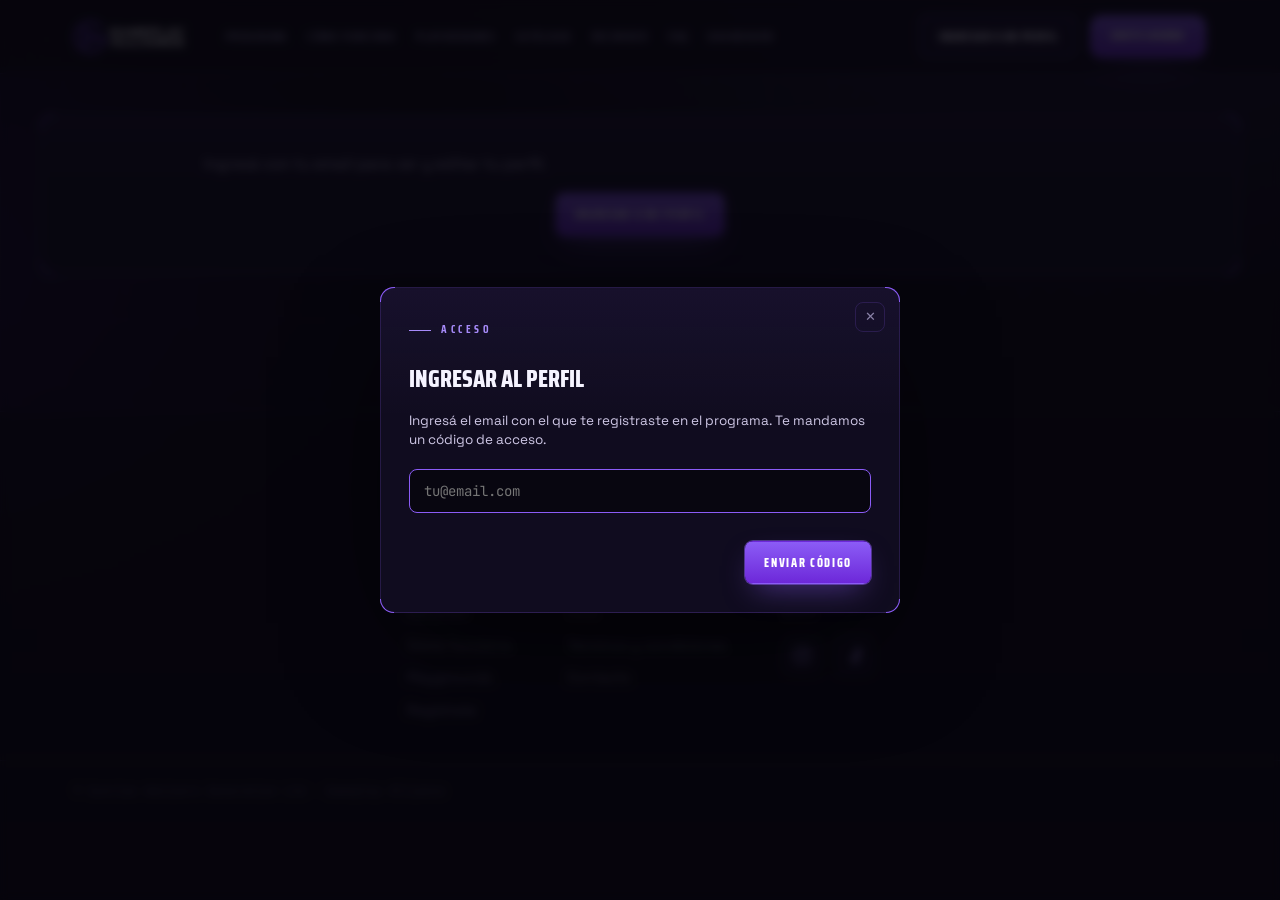
<file: profile/index.html>
<!DOCTYPE html>
<html lang="es"><head>
<meta charset="utf-8">
<title>Gameplay Alliance — Mi Perfil</title>
<meta name="robots" content="noindex, nofollow">
<!-- Sesión + login por modal, compartido con /dashboard. Va PRIMERO para que
     el CSS propio de esta página pueda pisarlo. -->
<link rel="stylesheet" href="/ga-auth.css?v=1">
<style>
/* Fuentes self-hosted: reutiliza los mismos woff2 del root del site */
@font-face {
  font-family: 'JetBrains Mono';
  font-style: normal;
  font-weight: 400;
  font-display: swap;
  src: url("../font-01.woff2") format('woff2');
  unicode-range: U+0460-052F, U+1C80-1C8A, U+20B4, U+2DE0-2DFF, U+A640-A69F, U+FE2E-FE2F;
}
@font-face {
  font-family: 'JetBrains Mono';
  font-style: normal;
  font-weight: 400;
  font-display: swap;
  src: url("../font-02.woff2") format('woff2');
  unicode-range: U+0301, U+0400-045F, U+0490-0491, U+04B0-04B1, U+2116;
}
@font-face {
  font-family: 'JetBrains Mono';
  font-style: normal;
  font-weight: 400;
  font-display: swap;
  src: url("../font-03.woff2") format('woff2');
  unicode-range: U+0370-0377, U+037A-037F, U+0384-038A, U+038C, U+038E-03A1, U+03A3-03FF;
}
@font-face {
  font-family: 'JetBrains Mono';
  font-style: normal;
  font-weight: 400;
  font-display: swap;
  src: url("../font-04.woff2") format('woff2');
  unicode-range: U+0102-0103, U+0110-0111, U+0128-0129, U+0168-0169, U+01A0-01A1, U+01AF-01B0, U+0300-0301, U+0303-0304, U+0308-0309, U+0323, U+0329, U+1EA0-1EF9, U+20AB;
}
@font-face {
  font-family: 'JetBrains Mono';
  font-style: normal;
  font-weight: 400;
  font-display: swap;
  src: url("../font-05.woff2") format('woff2');
  unicode-range: U+0100-02BA, U+02BD-02C5, U+02C7-02CC, U+02CE-02D7, U+02DD-02FF, U+0304, U+0308, U+0329, U+1D00-1DBF, U+1E00-1E9F, U+1EF2-1EFF, U+2020, U+20A0-20AB, U+20AD-20C0, U+2113, U+2C60-2C7F, U+A720-A7FF;
}
@font-face {
  font-family: 'JetBrains Mono';
  font-style: normal;
  font-weight: 400;
  font-display: swap;
  src: url("../font-06.woff2") format('woff2');
  unicode-range: U+0000-00FF, U+0131, U+0152-0153, U+02BB-02BC, U+02C6, U+02DA, U+02DC, U+0304, U+0308, U+0329, U+2000-206F, U+20AC, U+2122, U+2191, U+2193, U+2212, U+2215, U+FEFF, U+FFFD;
}
@font-face {
  font-family: 'JetBrains Mono';
  font-style: normal;
  font-weight: 500;
  font-display: swap;
  src: url("../font-01.woff2") format('woff2');
  unicode-range: U+0460-052F, U+1C80-1C8A, U+20B4, U+2DE0-2DFF, U+A640-A69F, U+FE2E-FE2F;
}
@font-face {
  font-family: 'JetBrains Mono';
  font-style: normal;
  font-weight: 500;
  font-display: swap;
  src: url("../font-02.woff2") format('woff2');
  unicode-range: U+0301, U+0400-045F, U+0490-0491, U+04B0-04B1, U+2116;
}
@font-face {
  font-family: 'JetBrains Mono';
  font-style: normal;
  font-weight: 500;
  font-display: swap;
  src: url("../font-03.woff2") format('woff2');
  unicode-range: U+0370-0377, U+037A-037F, U+0384-038A, U+038C, U+038E-03A1, U+03A3-03FF;
}
@font-face {
  font-family: 'JetBrains Mono';
  font-style: normal;
  font-weight: 500;
  font-display: swap;
  src: url("../font-04.woff2") format('woff2');
  unicode-range: U+0102-0103, U+0110-0111, U+0128-0129, U+0168-0169, U+01A0-01A1, U+01AF-01B0, U+0300-0301, U+0303-0304, U+0308-0309, U+0323, U+0329, U+1EA0-1EF9, U+20AB;
}
@font-face {
  font-family: 'JetBrains Mono';
  font-style: normal;
  font-weight: 500;
  font-display: swap;
  src: url("../font-05.woff2") format('woff2');
  unicode-range: U+0100-02BA, U+02BD-02C5, U+02C7-02CC, U+02CE-02D7, U+02DD-02FF, U+0304, U+0308, U+0329, U+1D00-1DBF, U+1E00-1E9F, U+1EF2-1EFF, U+2020, U+20A0-20AB, U+20AD-20C0, U+2113, U+2C60-2C7F, U+A720-A7FF;
}
@font-face {
  font-family: 'JetBrains Mono';
  font-style: normal;
  font-weight: 500;
  font-display: swap;
  src: url("../font-06.woff2") format('woff2');
  unicode-range: U+0000-00FF, U+0131, U+0152-0153, U+02BB-02BC, U+02C6, U+02DA, U+02DC, U+0304, U+0308, U+0329, U+2000-206F, U+20AC, U+2122, U+2191, U+2193, U+2212, U+2215, U+FEFF, U+FFFD;
}
@font-face {
  font-family: 'JetBrains Mono';
  font-style: normal;
  font-weight: 700;
  font-display: swap;
  src: url("../font-01.woff2") format('woff2');
  unicode-range: U+0460-052F, U+1C80-1C8A, U+20B4, U+2DE0-2DFF, U+A640-A69F, U+FE2E-FE2F;
}
@font-face {
  font-family: 'JetBrains Mono';
  font-style: normal;
  font-weight: 700;
  font-display: swap;
  src: url("../font-02.woff2") format('woff2');
  unicode-range: U+0301, U+0400-045F, U+0490-0491, U+04B0-04B1, U+2116;
}
@font-face {
  font-family: 'JetBrains Mono';
  font-style: normal;
  font-weight: 700;
  font-display: swap;
  src: url("../font-03.woff2") format('woff2');
  unicode-range: U+0370-0377, U+037A-037F, U+0384-038A, U+038C, U+038E-03A1, U+03A3-03FF;
}
@font-face {
  font-family: 'JetBrains Mono';
  font-style: normal;
  font-weight: 700;
  font-display: swap;
  src: url("../font-04.woff2") format('woff2');
  unicode-range: U+0102-0103, U+0110-0111, U+0128-0129, U+0168-0169, U+01A0-01A1, U+01AF-01B0, U+0300-0301, U+0303-0304, U+0308-0309, U+0323, U+0329, U+1EA0-1EF9, U+20AB;
}
@font-face {
  font-family: 'JetBrains Mono';
  font-style: normal;
  font-weight: 700;
  font-display: swap;
  src: url("../font-05.woff2") format('woff2');
  unicode-range: U+0100-02BA, U+02BD-02C5, U+02C7-02CC, U+02CE-02D7, U+02DD-02FF, U+0304, U+0308, U+0329, U+1D00-1DBF, U+1E00-1E9F, U+1EF2-1EFF, U+2020, U+20A0-20AB, U+20AD-20C0, U+2113, U+2C60-2C7F, U+A720-A7FF;
}
@font-face {
  font-family: 'JetBrains Mono';
  font-style: normal;
  font-weight: 700;
  font-display: swap;
  src: url("../font-06.woff2") format('woff2');
  unicode-range: U+0000-00FF, U+0131, U+0152-0153, U+02BB-02BC, U+02C6, U+02DA, U+02DC, U+0304, U+0308, U+0329, U+2000-206F, U+20AC, U+2122, U+2191, U+2193, U+2212, U+2215, U+FEFF, U+FFFD;
}
@font-face {
  font-family: 'Saira';
  font-style: normal;
  font-weight: 500;
  font-stretch: 100%;
  font-display: swap;
  src: url("../font-25.woff2") format('woff2');
  unicode-range: U+0102-0103, U+0110-0111, U+0128-0129, U+0168-0169, U+01A0-01A1, U+01AF-01B0, U+0300-0301, U+0303-0304, U+0308-0309, U+0323, U+0329, U+1EA0-1EF9, U+20AB;
}
@font-face {
  font-family: 'Saira';
  font-style: normal;
  font-weight: 500;
  font-stretch: 100%;
  font-display: swap;
  src: url("../font-26.woff2") format('woff2');
  unicode-range: U+0100-02BA, U+02BD-02C5, U+02C7-02CC, U+02CE-02D7, U+02DD-02FF, U+0304, U+0308, U+0329, U+1D00-1DBF, U+1E00-1E9F, U+1EF2-1EFF, U+2020, U+20A0-20AB, U+20AD-20C0, U+2113, U+2C60-2C7F, U+A720-A7FF;
}
@font-face {
  font-family: 'Saira';
  font-style: normal;
  font-weight: 500;
  font-stretch: 100%;
  font-display: swap;
  src: url("../font-27.woff2") format('woff2');
  unicode-range: U+0000-00FF, U+0131, U+0152-0153, U+02BB-02BC, U+02C6, U+02DA, U+02DC, U+0304, U+0308, U+0329, U+2000-206F, U+20AC, U+2122, U+2191, U+2193, U+2212, U+2215, U+FEFF, U+FFFD;
}
@font-face {
  font-family: 'Saira';
  font-style: normal;
  font-weight: 600;
  font-stretch: 100%;
  font-display: swap;
  src: url("../font-25.woff2") format('woff2');
  unicode-range: U+0102-0103, U+0110-0111, U+0128-0129, U+0168-0169, U+01A0-01A1, U+01AF-01B0, U+0300-0301, U+0303-0304, U+0308-0309, U+0323, U+0329, U+1EA0-1EF9, U+20AB;
}
@font-face {
  font-family: 'Saira';
  font-style: normal;
  font-weight: 600;
  font-stretch: 100%;
  font-display: swap;
  src: url("../font-26.woff2") format('woff2');
  unicode-range: U+0100-02BA, U+02BD-02C5, U+02C7-02CC, U+02CE-02D7, U+02DD-02FF, U+0304, U+0308, U+0329, U+1D00-1DBF, U+1E00-1E9F, U+1EF2-1EFF, U+2020, U+20A0-20AB, U+20AD-20C0, U+2113, U+2C60-2C7F, U+A720-A7FF;
}
@font-face {
  font-family: 'Saira';
  font-style: normal;
  font-weight: 600;
  font-stretch: 100%;
  font-display: swap;
  src: url("../font-27.woff2") format('woff2');
  unicode-range: U+0000-00FF, U+0131, U+0152-0153, U+02BB-02BC, U+02C6, U+02DA, U+02DC, U+0304, U+0308, U+0329, U+2000-206F, U+20AC, U+2122, U+2191, U+2193, U+2212, U+2215, U+FEFF, U+FFFD;
}
@font-face {
  font-family: 'Saira';
  font-style: normal;
  font-weight: 700;
  font-stretch: 100%;
  font-display: swap;
  src: url("../font-25.woff2") format('woff2');
  unicode-range: U+0102-0103, U+0110-0111, U+0128-0129, U+0168-0169, U+01A0-01A1, U+01AF-01B0, U+0300-0301, U+0303-0304, U+0308-0309, U+0323, U+0329, U+1EA0-1EF9, U+20AB;
}
@font-face {
  font-family: 'Saira';
  font-style: normal;
  font-weight: 700;
  font-stretch: 100%;
  font-display: swap;
  src: url("../font-26.woff2") format('woff2');
  unicode-range: U+0100-02BA, U+02BD-02C5, U+02C7-02CC, U+02CE-02D7, U+02DD-02FF, U+0304, U+0308, U+0329, U+1D00-1DBF, U+1E00-1E9F, U+1EF2-1EFF, U+2020, U+20A0-20AB, U+20AD-20C0, U+2113, U+2C60-2C7F, U+A720-A7FF;
}
@font-face {
  font-family: 'Saira';
  font-style: normal;
  font-weight: 700;
  font-stretch: 100%;
  font-display: swap;
  src: url("../font-27.woff2") format('woff2');
  unicode-range: U+0000-00FF, U+0131, U+0152-0153, U+02BB-02BC, U+02C6, U+02DA, U+02DC, U+0304, U+0308, U+0329, U+2000-206F, U+20AC, U+2122, U+2191, U+2193, U+2212, U+2215, U+FEFF, U+FFFD;
}
@font-face {
  font-family: 'Saira Condensed';
  font-style: normal;
  font-weight: 600;
  font-display: swap;
  src: url("../font-10.woff2") format('woff2');
  unicode-range: U+0102-0103, U+0110-0111, U+0128-0129, U+0168-0169, U+01A0-01A1, U+01AF-01B0, U+0300-0301, U+0303-0304, U+0308-0309, U+0323, U+0329, U+1EA0-1EF9, U+20AB;
}
@font-face {
  font-family: 'Saira Condensed';
  font-style: normal;
  font-weight: 600;
  font-display: swap;
  src: url("../font-11.woff2") format('woff2');
  unicode-range: U+0100-02BA, U+02BD-02C5, U+02C7-02CC, U+02CE-02D7, U+02DD-02FF, U+0304, U+0308, U+0329, U+1D00-1DBF, U+1E00-1E9F, U+1EF2-1EFF, U+2020, U+20A0-20AB, U+20AD-20C0, U+2113, U+2C60-2C7F, U+A720-A7FF;
}
@font-face {
  font-family: 'Saira Condensed';
  font-style: normal;
  font-weight: 600;
  font-display: swap;
  src: url("../font-12.woff2") format('woff2');
  unicode-range: U+0000-00FF, U+0131, U+0152-0153, U+02BB-02BC, U+02C6, U+02DA, U+02DC, U+0304, U+0308, U+0329, U+2000-206F, U+20AC, U+2122, U+2191, U+2193, U+2212, U+2215, U+FEFF, U+FFFD;
}
@font-face {
  font-family: 'Saira Condensed';
  font-style: normal;
  font-weight: 700;
  font-display: swap;
  src: url("../font-13.woff2") format('woff2');
  unicode-range: U+0102-0103, U+0110-0111, U+0128-0129, U+0168-0169, U+01A0-01A1, U+01AF-01B0, U+0300-0301, U+0303-0304, U+0308-0309, U+0323, U+0329, U+1EA0-1EF9, U+20AB;
}
@font-face {
  font-family: 'Saira Condensed';
  font-style: normal;
  font-weight: 700;
  font-display: swap;
  src: url("../font-14.woff2") format('woff2');
  unicode-range: U+0100-02BA, U+02BD-02C5, U+02C7-02CC, U+02CE-02D7, U+02DD-02FF, U+0304, U+0308, U+0329, U+1D00-1DBF, U+1E00-1E9F, U+1EF2-1EFF, U+2020, U+20A0-20AB, U+20AD-20C0, U+2113, U+2C60-2C7F, U+A720-A7FF;
}
@font-face {
  font-family: 'Saira Condensed';
  font-style: normal;
  font-weight: 700;
  font-display: swap;
  src: url("../font-15.woff2") format('woff2');
  unicode-range: U+0000-00FF, U+0131, U+0152-0153, U+02BB-02BC, U+02C6, U+02DA, U+02DC, U+0304, U+0308, U+0329, U+2000-206F, U+20AC, U+2122, U+2191, U+2193, U+2212, U+2215, U+FEFF, U+FFFD;
}
@font-face {
  font-family: 'Saira Condensed';
  font-style: normal;
  font-weight: 800;
  font-display: swap;
  src: url("../font-16.woff2") format('woff2');
  unicode-range: U+0102-0103, U+0110-0111, U+0128-0129, U+0168-0169, U+01A0-01A1, U+01AF-01B0, U+0300-0301, U+0303-0304, U+0308-0309, U+0323, U+0329, U+1EA0-1EF9, U+20AB;
}
@font-face {
  font-family: 'Saira Condensed';
  font-style: normal;
  font-weight: 800;
  font-display: swap;
  src: url("../font-17.woff2") format('woff2');
  unicode-range: U+0100-02BA, U+02BD-02C5, U+02C7-02CC, U+02CE-02D7, U+02DD-02FF, U+0304, U+0308, U+0329, U+1D00-1DBF, U+1E00-1E9F, U+1EF2-1EFF, U+2020, U+20A0-20AB, U+20AD-20C0, U+2113, U+2C60-2C7F, U+A720-A7FF;
}
@font-face {
  font-family: 'Saira Condensed';
  font-style: normal;
  font-weight: 800;
  font-display: swap;
  src: url("../font-18.woff2") format('woff2');
  unicode-range: U+0000-00FF, U+0131, U+0152-0153, U+02BB-02BC, U+02C6, U+02DA, U+02DC, U+0304, U+0308, U+0329, U+2000-206F, U+20AC, U+2122, U+2191, U+2193, U+2212, U+2215, U+FEFF, U+FFFD;
}
@font-face {
  font-family: 'Saira Condensed';
  font-style: normal;
  font-weight: 900;
  font-display: swap;
  src: url("../font-19.woff2") format('woff2');
  unicode-range: U+0102-0103, U+0110-0111, U+0128-0129, U+0168-0169, U+01A0-01A1, U+01AF-01B0, U+0300-0301, U+0303-0304, U+0308-0309, U+0323, U+0329, U+1EA0-1EF9, U+20AB;
}
@font-face {
  font-family: 'Saira Condensed';
  font-style: normal;
  font-weight: 900;
  font-display: swap;
  src: url("../font-20.woff2") format('woff2');
  unicode-range: U+0100-02BA, U+02BD-02C5, U+02C7-02CC, U+02CE-02D7, U+02DD-02FF, U+0304, U+0308, U+0329, U+1D00-1DBF, U+1E00-1E9F, U+1EF2-1EFF, U+2020, U+20A0-20AB, U+20AD-20C0, U+2113, U+2C60-2C7F, U+A720-A7FF;
}
@font-face {
  font-family: 'Saira Condensed';
  font-style: normal;
  font-weight: 900;
  font-display: swap;
  src: url("../font-21.woff2") format('woff2');
  unicode-range: U+0000-00FF, U+0131, U+0152-0153, U+02BB-02BC, U+02C6, U+02DA, U+02DC, U+0304, U+0308, U+0329, U+2000-206F, U+20AC, U+2122, U+2191, U+2193, U+2212, U+2215, U+FEFF, U+FFFD;
}
@font-face {
  font-family: 'Space Grotesk';
  font-style: normal;
  font-weight: 400;
  font-display: swap;
  src: url("../font-22.woff2") format('woff2');
  unicode-range: U+0102-0103, U+0110-0111, U+0128-0129, U+0168-0169, U+01A0-01A1, U+01AF-01B0, U+0300-0301, U+0303-0304, U+0308-0309, U+0323, U+0329, U+1EA0-1EF9, U+20AB;
}
@font-face {
  font-family: 'Space Grotesk';
  font-style: normal;
  font-weight: 400;
  font-display: swap;
  src: url("../font-23.woff2") format('woff2');
  unicode-range: U+0100-02BA, U+02BD-02C5, U+02C7-02CC, U+02CE-02D7, U+02DD-02FF, U+0304, U+0308, U+0329, U+1D00-1DBF, U+1E00-1E9F, U+1EF2-1EFF, U+2020, U+20A0-20AB, U+20AD-20C0, U+2113, U+2C60-2C7F, U+A720-A7FF;
}
@font-face {
  font-family: 'Space Grotesk';
  font-style: normal;
  font-weight: 400;
  font-display: swap;
  src: url("../font-24.woff2") format('woff2');
  unicode-range: U+0000-00FF, U+0131, U+0152-0153, U+02BB-02BC, U+02C6, U+02DA, U+02DC, U+0304, U+0308, U+0329, U+2000-206F, U+20AC, U+2122, U+2191, U+2193, U+2212, U+2215, U+FEFF, U+FFFD;
}
@font-face {
  font-family: 'Space Grotesk';
  font-style: normal;
  font-weight: 500;
  font-display: swap;
  src: url("../font-22.woff2") format('woff2');
  unicode-range: U+0102-0103, U+0110-0111, U+0128-0129, U+0168-0169, U+01A0-01A1, U+01AF-01B0, U+0300-0301, U+0303-0304, U+0308-0309, U+0323, U+0329, U+1EA0-1EF9, U+20AB;
}
@font-face {
  font-family: 'Space Grotesk';
  font-style: normal;
  font-weight: 500;
  font-display: swap;
  src: url("../font-23.woff2") format('woff2');
  unicode-range: U+0100-02BA, U+02BD-02C5, U+02C7-02CC, U+02CE-02D7, U+02DD-02FF, U+0304, U+0308, U+0329, U+1D00-1DBF, U+1E00-1E9F, U+1EF2-1EFF, U+2020, U+20A0-20AB, U+20AD-20C0, U+2113, U+2C60-2C7F, U+A720-A7FF;
}
@font-face {
  font-family: 'Space Grotesk';
  font-style: normal;
  font-weight: 500;
  font-display: swap;
  src: url("../font-24.woff2") format('woff2');
  unicode-range: U+0000-00FF, U+0131, U+0152-0153, U+02BB-02BC, U+02C6, U+02DA, U+02DC, U+0304, U+0308, U+0329, U+2000-206F, U+20AC, U+2122, U+2191, U+2193, U+2212, U+2215, U+FEFF, U+FFFD;
}
@font-face {
  font-family: 'Space Grotesk';
  font-style: normal;
  font-weight: 600;
  font-display: swap;
  src: url("../font-22.woff2") format('woff2');
  unicode-range: U+0102-0103, U+0110-0111, U+0128-0129, U+0168-0169, U+01A0-01A1, U+01AF-01B0, U+0300-0301, U+0303-0304, U+0308-0309, U+0323, U+0329, U+1EA0-1EF9, U+20AB;
}
@font-face {
  font-family: 'Space Grotesk';
  font-style: normal;
  font-weight: 600;
  font-display: swap;
  src: url("../font-23.woff2") format('woff2');
  unicode-range: U+0100-02BA, U+02BD-02C5, U+02C7-02CC, U+02CE-02D7, U+02DD-02FF, U+0304, U+0308, U+0329, U+1D00-1DBF, U+1E00-1E9F, U+1EF2-1EFF, U+2020, U+20A0-20AB, U+20AD-20C0, U+2113, U+2C60-2C7F, U+A720-A7FF;
}
@font-face {
  font-family: 'Space Grotesk';
  font-style: normal;
  font-weight: 600;
  font-display: swap;
  src: url("../font-24.woff2") format('woff2');
  unicode-range: U+0000-00FF, U+0131, U+0152-0153, U+02BB-02BC, U+02C6, U+02DA, U+02DC, U+0304, U+0308, U+0329, U+2000-206F, U+20AC, U+2122, U+2191, U+2193, U+2212, U+2215, U+FEFF, U+FFFD;
}
@font-face {
  font-family: 'Space Grotesk';
  font-style: normal;
  font-weight: 700;
  font-display: swap;
  src: url("../font-22.woff2") format('woff2');
  unicode-range: U+0102-0103, U+0110-0111, U+0128-0129, U+0168-0169, U+01A0-01A1, U+01AF-01B0, U+0300-0301, U+0303-0304, U+0308-0309, U+0323, U+0329, U+1EA0-1EF9, U+20AB;
}
@font-face {
  font-family: 'Space Grotesk';
  font-style: normal;
  font-weight: 700;
  font-display: swap;
  src: url("../font-23.woff2") format('woff2');
  unicode-range: U+0100-02BA, U+02BD-02C5, U+02C7-02CC, U+02CE-02D7, U+02DD-02FF, U+0304, U+0308, U+0329, U+1D00-1DBF, U+1E00-1E9F, U+1EF2-1EFF, U+2020, U+20A0-20AB, U+20AD-20C0, U+2113, U+2C60-2C7F, U+A720-A7FF;
}
@font-face {
  font-family: 'Space Grotesk';
  font-style: normal;
  font-weight: 700;
  font-display: swap;
  src: url("../font-24.woff2") format('woff2');
  unicode-range: U+0000-00FF, U+0131, U+0152-0153, U+02BB-02BC, U+02C6, U+02DA, U+02DC, U+0304, U+0308, U+0329, U+2000-206F, U+20AC, U+2122, U+2191, U+2193, U+2212, U+2215, U+FEFF, U+FFFD;
}
</style>
<meta name="viewport" content="width=device-width, initial-scale=1">
<!-- TikTok Pixel Code Start -->
<script>
!function (w, d, t) {
  w.TiktokAnalyticsObject=t;var ttq=w[t]=w[t]||[];ttq.methods=["page","track","identify","instances","debug","on","off","once","ready","alias","group","enableCookie","disableCookie","holdConsent","revokeConsent","grantConsent"],ttq.setAndDefer=function(t,e){t[e]=function(){t.push([e].concat(Array.prototype.slice.call(arguments,0)))}};for(var i=0;i<ttq.methods.length;i++)ttq.setAndDefer(ttq,ttq.methods[i]);ttq.instance=function(t){for(
var e=ttq._i[t]||[],n=0;n<ttq.methods.length;n++)ttq.setAndDefer(e,ttq.methods[n]);return e},ttq.load=function(e,n){var r="https://analytics.tiktok.com/i18n/pixel/events.js",o=n&&n.partner;ttq._i=ttq._i||{},ttq._i[e]=[],ttq._i[e]._u=r,ttq._t=ttq._t||{},ttq._t[e]=+new Date,ttq._o=ttq._o||{},ttq._o[e]=n||{};n=document.createElement("script")
;n.type="text/javascript",n.async=!0,n.src=r+"?sdkid="+e+"&lib="+t;e=document.getElementsByTagName("script")[0];e.parentNode.insertBefore(n,e)};

  ttq.load('D8UROG3C77U550SVN5UG');
  ttq.page();
}(window, document, 'ttq');
</script>
<!-- TikTok Pixel Code End -->
<style>/* cyrillic-ext */

/* cyrillic */

/* greek */

/* vietnamese */

/* latin-ext */

/* latin */

/* cyrillic-ext */

/* cyrillic */

/* greek */

/* vietnamese */

/* latin-ext */

/* latin */

/* cyrillic-ext */

/* cyrillic */

/* greek */

/* vietnamese */

/* latin-ext */

/* latin */

/* vietnamese */

/* latin-ext */

/* latin */

/* vietnamese */

/* latin-ext */

/* latin */

/* vietnamese */

/* latin-ext */

/* latin */

/* vietnamese */

/* latin-ext */

/* latin */

/* vietnamese */

/* latin-ext */

/* latin */

/* vietnamese */

/* latin-ext */

/* latin */

/* vietnamese */

/* latin-ext */

/* latin */

/* vietnamese */

/* latin-ext */

/* latin */

/* vietnamese */

/* latin-ext */

/* latin */

/* vietnamese */

/* latin-ext */

/* latin */

/* vietnamese */

/* latin-ext */

/* latin */

</style>
<style>

  :root {
    --bg:           #07060d;
    --bg-2:         #0c0a18;
    --panel:        #100c1f;
    --panel-2:      #15102a;
    --line:         rgba(139, 92, 246, 0.18);
    --line-strong:  rgba(139, 92, 246, 0.42);
    --violet:       #8b5cf6;
    --violet-2:     #a78bfa;
    --violet-deep:  #5b21b6;
    --violet-glow:  rgba(139, 92, 246, 0.55);
    --ink:          #f5f3ff;
    --ink-2:        #cfc8e6;
    --ink-3:        #8a82a8;
    --ink-4:        #56506e;
    --ok:           #34d399;
    --warn:         #fbbf24;
    --bad:          #fb7185;
    --display:      "Saira Condensed", "Saira", system-ui, sans-serif;
    --display-2:    "Saira", system-ui, sans-serif;
    --ui:           "Space Grotesk", system-ui, sans-serif;
    --mono:         "JetBrains Mono", ui-monospace, monospace;
  }

  * { box-sizing: border-box; }
  html, body { margin: 0; padding: 0; }
  body {
    background: var(--bg);
    color: var(--ink);
    font-family: var(--ui);
    font-size: 14px;
    line-height: 1.45;
    /* Era `min-width: 1280px` (bundle original de diseño). Con eso el celular
       no podía achicar nada. Ver el bloque RESPONSIVE al final del head. */
    min-width: 0;
    background-image:
      radial-gradient(1200px 700px at 85% -10%, rgba(139,92,246,0.18), transparent 60%),
      radial-gradient(900px 600px at -10% 30%, rgba(91,33,182,0.22), transparent 60%),
      linear-gradient(180deg, #07060d 0%, #06050b 100%);
    background-attachment: fixed;
  }

  /* === Background grid + particles =================================== */
  .bg-grid {
    position: fixed; inset: 0; pointer-events: none; z-index: 0;
    background-image:
      linear-gradient(rgba(139,92,246,0.06) 1px, transparent 1px),
      linear-gradient(90deg, rgba(139,92,246,0.06) 1px, transparent 1px);
    background-size: 64px 64px;
    mask-image: radial-gradient(1200px 800px at 50% 20%, #000 30%, transparent 80%);
  }
  .bg-dots {
    position: fixed; inset: 0; pointer-events: none; z-index: 0; opacity: .5;
    background-image: radial-gradient(rgba(167,139,250,0.5) 1px, transparent 1.4px);
    background-size: 28px 28px;
    mask-image: radial-gradient(800px 500px at 80% 10%, #000 0%, transparent 70%);
  }

  .shell { position: relative; z-index: 1; }

  /* === Top nav ======================================================= */
  .topbar {
    display: flex; align-items: center; gap: 32px;
    padding: 18px 40px; border-bottom: 1px solid var(--line);
    background: rgba(7, 6, 13, 0.75); backdrop-filter: blur(10px);
    position: sticky; top: 0; z-index: 50;
  }
  .brand { display: flex; align-items: center; gap: 12px; }
  .brand .logo { width: 38px; height: 38px; }
  .brand .wm { display: flex; flex-direction: column; line-height: 1; }
  .brand .wm .a { font-family: var(--display); font-weight: 800; letter-spacing: .04em; font-size: 16px; color: var(--ink); }
  .brand .wm .b { font-family: var(--display); font-weight: 700; letter-spacing: .35em; font-size: 9px; color: var(--violet-2); margin-top: 4px; }

  .nav { display: flex; gap: 4px; margin-left: 24px; }
  .nav a {
    font-family: var(--display); font-weight: 700; letter-spacing: .12em; font-size: 12px;
    color: var(--ink-3); text-decoration: none; padding: 10px 14px; border-radius: 6px;
    text-transform: uppercase; transition: color .15s, background .15s;
  }
  .nav a:hover { color: var(--ink); background: rgba(139,92,246,0.08); }
  .nav a.active { color: var(--ink); background: rgba(139,92,246,0.14); box-shadow: inset 0 -2px 0 var(--violet); }

  .top-actions { margin-left: auto; display: flex; gap: 14px; align-items: center; }
  .balance-pill {
    display: flex; align-items: center; gap: 10px;
    padding: 8px 14px; border: 1px solid var(--line-strong);
    border-radius: 999px; background: rgba(139,92,246,0.08);
    font-family: var(--mono); font-size: 13px; color: var(--ink);
  }
  .balance-pill .dot { width: 8px; height: 8px; border-radius: 50%; background: var(--ok); box-shadow: 0 0 10px var(--ok); }
  .icon-btn {
    width: 38px; height: 38px; border-radius: 999px;
    border: 1px solid var(--line); background: var(--panel);
    display: grid; place-items: center; color: var(--ink-2); cursor: pointer;
  }
  .icon-btn:hover { border-color: var(--line-strong); color: var(--ink); }
  .avatar {
    width: 38px; height: 38px; border-radius: 999px;
    background: linear-gradient(135deg, #7c3aed, #4c1d95);
    display: grid; place-items: center; color: white; font-family: var(--display);
    font-weight: 800; font-size: 13px; letter-spacing: .04em;
    border: 1px solid rgba(255,255,255,0.18);
  }

  /* === Section primitives =========================================== */
  .container { padding: 40px 40px 80px; max-width: 1440px; margin: 0 auto; }
  .section { margin-bottom: 56px; }
  .section-head { display: flex; align-items: flex-end; justify-content: space-between; margin-bottom: 20px; }
  .eyebrow {
    display: inline-flex; align-items: center; gap: 10px;
    font-family: var(--display); font-weight: 700; letter-spacing: .32em; font-size: 11px;
    color: var(--violet-2); text-transform: uppercase;
  }
  .eyebrow::before { content: ""; width: 22px; height: 1px; background: var(--violet-2); display: inline-block; }
  .h1 {
    font-family: var(--display); font-weight: 800; letter-spacing: .01em;
    font-size: 44px; line-height: 1; margin: 8px 0 0;
    text-transform: uppercase;
  }
  .h1 em { font-style: normal; color: var(--violet-2); }
  .sub {
    color: var(--ink-2); margin-top: 10px; font-size: 15px; max-width: 620px;
  }

  /* === Card / corner cut ============================================ */
  .card {
    position: relative; background:
      linear-gradient(180deg, rgba(139,92,246,0.06), rgba(139,92,246,0) 40%),
      var(--panel);
    border: 1px solid var(--line);
    border-radius: 14px;
    padding: 24px;
  }
  .card.glow {
    box-shadow:
      0 0 0 1px rgba(139,92,246,0.08),
      0 30px 80px -30px rgba(139,92,246,0.4),
      inset 0 1px 0 rgba(255,255,255,0.04);
  }
  .corners::before, .corners::after,
  .corners > .c-tl, .corners > .c-br {
    content: ""; position: absolute; width: 14px; height: 14px;
    border-color: var(--violet); border-style: solid; border-width: 0;
    pointer-events: none;
  }
  .corners::before { top: -1px; left: -1px; border-top-width: 1px; border-left-width: 1px; border-top-left-radius: 14px; }
  .corners::after  { top: -1px; right: -1px; border-top-width: 1px; border-right-width: 1px; border-top-right-radius: 14px; }
  .corners > .c-bl { content: ""; position: absolute; width: 14px; height: 14px; bottom: -1px; left: -1px; border-color: var(--violet); border-style: solid; border-width: 0; border-bottom-width: 1px; border-left-width: 1px; border-bottom-left-radius: 14px; }
  .corners > .c-br { bottom: -1px; right: -1px; border-bottom-width: 1px; border-right-width: 1px; border-bottom-right-radius: 14px; }

  /* === Hero stats row =============================================== */
  .stats-row {
    display: grid; grid-template-columns: repeat(3, 1fr); gap: 16px;
    margin-bottom: 28px;
  }
  .stat {
    padding: 18px 20px; border: 1px solid var(--line);
    border-radius: 12px; background: rgba(16,12,31,0.6);
  }
  .stat .label { font-size: 11px; letter-spacing: .22em; text-transform: uppercase; color: var(--ink-3); font-family: var(--display); font-weight: 700; }
  .stat .value { font-family: var(--display); font-weight: 800; font-size: 32px; line-height: 1; margin-top: 10px; }
  .stat .meta { color: var(--ink-3); font-size: 12px; margin-top: 8px; font-family: var(--mono); }
  .stat.accent .value { color: var(--violet-2); }

  /* === Pedido card ================================================== */
  .pedidos { display: grid; grid-template-columns: 1.4fr 1fr; gap: 20px; align-items: stretch; }
  .pedidos .col { display: flex; flex-direction: column; gap: 20px; }

  .pedido {
    position: relative; overflow: hidden;
  }
  .pedido .row1 {
    display: flex; gap: 18px; align-items: center;
  }
  .pedido .cover {
    width: 96px; height: 96px; border-radius: 10px;
    border: 1px solid var(--line-strong);
    background: linear-gradient(135deg, var(--panel-2), #1d1338);
    display: grid; place-items: center; flex: 0 0 96px; overflow: hidden;
    position: relative;
  }
  .pedido .cover::after {
    content: ""; position: absolute; inset: 0;
    background: repeating-linear-gradient( -22deg, rgba(139,92,246,0.05) 0 2px, transparent 2px 8px );
    mix-blend-mode: screen; pointer-events: none;
  }
  .pedido .cover .glyph {
    font-family: var(--display); font-weight: 900; font-size: 28px; color: var(--violet-2);
    letter-spacing: .02em; text-align: center; line-height: 1;
  }
  .pedido .meta-col { flex: 1; min-width: 0; }
  .pedido .title-row { display: flex; align-items: flex-start; justify-content: space-between; gap: 16px; }
  .pedido h3 {
    font-family: var(--display); font-weight: 800; font-size: 22px;
    margin: 0; letter-spacing: .01em; text-transform: uppercase; line-height: 1.05;
  }
  .pedido .platform {
    font-family: var(--mono); font-size: 11px; color: var(--ink-3);
    margin-top: 4px; letter-spacing: .04em;
  }
  .pedido .reward-now {
    text-align: right; flex: 0 0 auto; margin-top: 38px;
    font-family: var(--display); font-weight: 800;
    color: var(--violet-2); font-size: 22px; line-height: 1;
  }
  .pedido .reward-now .unit { font-family: var(--mono); font-size: 11px; color: var(--ink-3); font-weight: 500; display: block; letter-spacing: .12em; text-transform: uppercase; margin-top: 4px; }

  .hours-row {
    display: flex; align-items: baseline; gap: 10px; margin-top: 14px;
    font-family: var(--mono); font-size: 12px; color: var(--ink-3);
  }
  .hours-row .big {
    font-family: var(--display); font-weight: 800; color: var(--ink); font-size: 20px;
  }

  /* Progress bar segmented ----------------------------------------- */
  .pb-wrap { margin-top: 18px; }
  .pb-track {
    position: relative; height: 22px;
    background: rgba(15, 10, 30, 0.9);
    border: 1px solid var(--line);
    border-radius: 6px; padding: 3px;
    display: grid; grid-template-columns: repeat(4, 1fr); gap: 3px;
  }
  .pb-seg {
    position: relative; height: 100%; border-radius: 3px;
    background:
      repeating-linear-gradient( 45deg, rgba(139,92,246,0.10) 0 4px, rgba(139,92,246,0.02) 4px 8px );
    overflow: hidden;
  }
  .pb-fill {
    position: absolute; inset: 0; width: 0;
    background: linear-gradient(90deg, var(--violet-deep), var(--violet) 60%, var(--violet-2));
    box-shadow: 0 0 14px var(--violet-glow), inset 0 0 8px rgba(255,255,255,0.18);
    transition: width 1.6s cubic-bezier(.2,.8,.2,1);
  }
  .pb-fill.shine::after {
    content: ""; position: absolute; inset: 0;
    background: linear-gradient(90deg, transparent, rgba(255,255,255,0.5), transparent);
    animation: shine 2.4s linear infinite;
    width: 60%;
  }
  @keyframes shine { 0% { transform: translateX(-100%);} 100% { transform: translateX(260%); } }

  .pb-labels {
    display: grid; grid-template-columns: repeat(4, 1fr);
    margin-top: 10px; gap: 3px; padding: 0 3px;
  }
  .pb-label {
    display: flex; flex-direction: column; gap: 4px; padding-top: 8px;
    border-top: 1px solid var(--line);
    position: relative;
  }
  .pb-label .tier {
    font-family: var(--display); font-weight: 800; font-size: 11px; letter-spacing: .18em;
    text-transform: uppercase; color: var(--ink-3);
    display: flex; align-items: center; gap: 6px;
  }
  .pb-label .tier .pct { color: var(--ink-2); font-family: var(--mono); letter-spacing: 0; }
  .pb-label .payout {
    font-family: var(--display); font-weight: 800; font-size: 16px; color: var(--ink);
  }
  .pb-label .payout small { color: var(--ink-3); font-family: var(--mono); font-weight: 400; font-size: 10px; letter-spacing: .08em; }
  .pb-label.tier-1 .payout { color: var(--violet-2); }
  .pb-label.active::before {
    content: ""; position: absolute; top: -1px; left: 0; right: 0; height: 2px;
    background: var(--violet); box-shadow: 0 0 10px var(--violet-glow);
  }
  .pb-label.active .tier { color: var(--ink); }

  .pedido-foot {
    display: flex; justify-content: space-between; align-items: center;
    margin-top: 18px; padding-top: 16px; border-top: 1px solid var(--line);
  }
  .pedido-foot .deadline { font-family: var(--mono); font-size: 12px; color: var(--ink-3); }
  .pedido-foot .deadline strong { color: var(--ink); font-weight: 600; }

  .btn {
    display: inline-flex; align-items: center; gap: 10px;
    font-family: var(--display); font-weight: 800; letter-spacing: .14em;
    text-transform: uppercase; font-size: 12px;
    padding: 11px 18px; border-radius: 8px;
    border: 1px solid var(--violet); color: var(--ink); background: transparent;
    cursor: pointer; transition: background .15s, transform .05s;
  }
  .btn:hover { background: rgba(139,92,246,0.14); }
  .btn:active { transform: translateY(1px); }
  .btn.primary {
    background: linear-gradient(180deg, var(--violet), #6d28d9);
    border-color: transparent; color: white;
    box-shadow: 0 0 0 1px rgba(139,92,246,0.5), 0 12px 30px -10px var(--violet-glow);
  }
  .btn.primary:hover { background: linear-gradient(180deg, #9b6cf8, #7c3aed); }
  .btn.ghost { border-color: var(--line); color: var(--ink-2); }
  .btn.ghost:hover { color: var(--ink); border-color: var(--line-strong); }

  /* === Tier banner ================================================== */
  .tier-banner {
    position: relative; overflow: hidden;
    padding: 28px 32px; border-radius: 14px;
    border: 1px solid var(--line-strong);
    background:
      radial-gradient(600px 200px at 0% 50%, rgba(139,92,246,0.25), transparent 60%),
      linear-gradient(180deg, rgba(91,33,182,0.18), rgba(91,33,182,0.04));
    display: grid; grid-template-columns: 1.1fr 1.4fr; gap: 32px; align-items: center;
  }
  .tier-banner h2 {
    font-family: var(--display); font-weight: 900; font-size: 32px; line-height: 1;
    margin: 0; text-transform: uppercase; letter-spacing: .01em;
  }
  .tier-banner h2 em { font-style: normal; color: var(--violet-2); }
  .tier-banner p { color: var(--ink-2); margin: 14px 0 0; max-width: 480px; font-size: 14.5px; }

  .tier-curve { position: relative; height: 150px; }
  .tier-curve svg { width: 100%; height: 100%; overflow: visible; }
  .tier-curve .markers { position: absolute; inset: 0; display: grid; grid-template-columns: repeat(4, 1fr); }
  .tier-curve .markers > div {
    border-left: 1px dashed rgba(139,92,246,0.25); padding: 8px 10px;
    font-family: var(--display); font-weight: 700; font-size: 10px; letter-spacing: .18em;
    text-transform: uppercase; color: var(--ink-3); display: flex; flex-direction: column; gap: 4px;
  }
  .tier-curve .markers > div:first-child { border-left: 0; }
  .tier-curve .markers .v { font-family: var(--display); font-weight: 800; font-size: 18px; color: var(--ink); letter-spacing: 0; }
  .tier-curve .markers .pct { color: var(--violet-2); font-family: var(--mono); font-size: 10px; letter-spacing: .04em; text-transform: none; font-weight: 500; }

  /* === Data Sets table ============================================== */
  .table-wrap { padding: 0; overflow: hidden; }
  .table {
    width: 100%; border-collapse: separate; border-spacing: 0;
  }
  .table th, .table td {
    text-align: left; padding: 16px 24px;
    border-bottom: 1px solid var(--line);
  }
  .table th {
    font-family: var(--display); font-weight: 700; font-size: 11px;
    letter-spacing: .22em; text-transform: uppercase; color: var(--ink-3);
    background: rgba(15,10,30,0.6);
  }
  .table tbody tr { transition: background .15s; }
  .table tbody tr:hover { background: rgba(139,92,246,0.05); }
  .table tbody tr:last-child td { border-bottom: 0; }

  .game-cell { display: flex; align-items: center; gap: 12px; }
  .game-cell .mini-cover {
    width: 40px; height: 40px; border-radius: 6px; border: 1px solid var(--line-strong);
    background: linear-gradient(135deg, var(--panel-2), #1d1338);
    display: grid; place-items: center; font-family: var(--display); font-weight: 900;
    font-size: 13px; color: var(--violet-2); letter-spacing: .02em; flex: 0 0 40px;
  }
  .game-cell .gname { font-weight: 600; color: var(--ink); }
  .game-cell .gsub { font-family: var(--mono); font-size: 11px; color: var(--ink-3); }

  .mono { font-family: var(--mono); }

  .status {
    display: inline-flex; align-items: center; gap: 8px;
    font-family: var(--display); font-weight: 700; font-size: 11px;
    letter-spacing: .18em; text-transform: uppercase;
    padding: 6px 12px; border-radius: 999px; border: 1px solid currentColor;
  }
  .status .pip { width: 6px; height: 6px; border-radius: 50%; background: currentColor; box-shadow: 0 0 8px currentColor; }
  .status.ok { color: var(--ok); background: rgba(52,211,153,0.08); }
  .status.warn { color: var(--warn); background: rgba(251,191,36,0.08); }
  .status.bad { color: var(--bad); background: rgba(251,113,133,0.08); }
  .status .pip.spin { animation: pulse 1.6s ease-in-out infinite; }
  @keyframes pulse { 0%,100% { opacity: 1;} 50% { opacity: .35;} }

  .amount-cell { font-family: var(--display); font-weight: 800; font-size: 17px; }
  .amount-cell.pending { color: var(--ink-3); }
  .amount-cell.bad { color: var(--ink-4); text-decoration: line-through; text-decoration-color: rgba(251,113,133,0.6); }

  .table-foot {
    display: flex; justify-content: space-between; align-items: center;
    padding: 16px 24px; border-top: 1px solid var(--line);
    color: var(--ink-3); font-family: var(--mono); font-size: 12px;
  }
  .filter-tabs { display: flex; gap: 6px; }
  .filter-tabs button {
    background: transparent; border: 1px solid var(--line);
    color: var(--ink-3); font-family: var(--display); font-weight: 700;
    font-size: 11px; letter-spacing: .18em; text-transform: uppercase;
    padding: 8px 14px; border-radius: 6px; cursor: pointer;
  }
  .filter-tabs button.active { color: var(--ink); border-color: var(--violet); background: rgba(139,92,246,0.1); }

  /* === Ganancias ==================================================== */
  .ganancias-grid { display: grid; grid-template-columns: 1.5fr 1fr; gap: 20px; }
  .earnings-hero {
    padding: 28px 32px; display: flex; flex-direction: column; gap: 18px;
    overflow: hidden; position: relative;
  }
  .earnings-hero .big-amount {
    font-family: var(--display); font-weight: 900; font-size: 64px; line-height: 1;
    letter-spacing: -.01em;
    background: linear-gradient(180deg, #fff, #c4b5fd);
    -webkit-background-clip: text; background-clip: text; color: transparent;
  }
  .earnings-hero .sub { color: var(--ink-2); margin-top: -8px; }
  .ledger {
    display: grid; grid-template-columns: repeat(3, 1fr); gap: 0;
    border: 1px solid var(--line); border-radius: 10px; overflow: hidden;
  }
  .ledger > div { padding: 18px 20px; border-right: 1px solid var(--line); }
  .ledger > div:last-child { border-right: 0; }
  .ledger .l { font-family: var(--display); font-weight: 700; font-size: 11px; letter-spacing: .18em; text-transform: uppercase; color: var(--ink-3); }
  .ledger .v { font-family: var(--display); font-weight: 800; font-size: 24px; margin-top: 6px; }
  .ledger .v small { font-family: var(--mono); font-weight: 500; font-size: 11px; color: var(--ink-3); margin-left: 6px; }

  .chart-card { padding: 24px; }
  .chart-head { display: flex; justify-content: space-between; align-items: flex-end; margin-bottom: 12px; }
  .chart-head .t { font-family: var(--display); font-weight: 700; font-size: 11px; letter-spacing: .22em; text-transform: uppercase; color: var(--ink-3); }
  .chart-head .v { font-family: var(--display); font-weight: 800; font-size: 22px; }
  .chart { display: flex; align-items: flex-end; gap: 6px; height: 130px; }
  .bar {
    flex: 1; background: linear-gradient(180deg, var(--violet-2), var(--violet-deep));
    border-radius: 3px 3px 0 0; position: relative; min-height: 4px;
    box-shadow: inset 0 -1px 0 rgba(255,255,255,0.2);
    transition: opacity .15s;
  }
  .bar.faded { background: linear-gradient(180deg, #3b2a5e, #1f1638); }
  .bar:hover { opacity: 1; }
  .bar .tip {
    position: absolute; bottom: 100%; left: 50%; transform: translateX(-50%) translateY(-6px);
    font-family: var(--mono); font-size: 10px; color: var(--ink-2); white-space: nowrap;
  }
  .chart-xaxis { display: flex; gap: 6px; margin-top: 8px; }
  .chart-xaxis span { flex: 1; text-align: center; font-family: var(--mono); font-size: 10px; color: var(--ink-3); }

  .payout-card { padding: 22px 24px; }
  .payout-row { display: flex; justify-content: space-between; align-items: center; padding: 12px 0; border-bottom: 1px solid var(--line); font-size: 13px; }
  .payout-row:last-child { border-bottom: 0; }
  .payout-row .l { color: var(--ink-2); }
  .payout-row .v { font-family: var(--mono); color: var(--ink); }
  .payout-row .v.ok { color: var(--ok); }

  /* === Hero illustration glow ======================================= */
  .hero-deco {
    position: absolute; top: 20px; right: 20px; pointer-events: none; opacity: .8;
  }

  /* === footer note =================================================== */
  .legal { color: var(--ink-4); font-size: 12px; margin-top: 56px; font-family: var(--mono); }
  .legal a { color: var(--violet-2); text-decoration: none; }

  /* utility */
  .row { display: flex; gap: 12px; align-items: center; }
  .grow { flex: 1; }
  .muted { color: var(--ink-3); }
  .tag {
    display: inline-flex; padding: 4px 8px; border-radius: 4px;
    font-family: var(--mono); font-size: 10px; letter-spacing: .12em; text-transform: uppercase;
    border: 1px solid var(--line); color: var(--ink-3);
  }
  .tag.hot { color: var(--violet-2); border-color: var(--line-strong); background: rgba(139,92,246,0.08); }

  /* === Playground covers (video) ==================================== */
  .cover video, .cover img { position: absolute; inset: 0; width: 100%; height: 100%; object-fit: cover; z-index: 1; }
  .cover .serial-badge {
    position: absolute; bottom: 6px; left: 6px; z-index: 3;
    font-family: var(--mono); font-size: 10px; letter-spacing: .06em; color: var(--ink);
    background: rgba(7,6,13,0.78); border: 1px solid var(--line-strong);
    padding: 3px 7px; border-radius: 5px; backdrop-filter: blur(4px);
  }

  /* === Difficulty + goal chips ====================================== */
  .chips { display: flex; flex-wrap: wrap; gap: 6px; margin-top: 12px; }
  .diff {
    display: inline-flex; align-items: center; gap: 6px;
    font-family: var(--display); font-weight: 800; font-size: 10px;
    letter-spacing: .16em; text-transform: uppercase;
    padding: 5px 10px; border-radius: 999px; border: 1px solid currentColor;
  }
  .diff .pip { width: 6px; height: 6px; border-radius: 50%; background: currentColor; box-shadow: 0 0 8px currentColor; }
  .diff.baja { color: var(--ok); background: rgba(52,211,153,0.08); }
  .diff.media { color: var(--warn); background: rgba(251,191,36,0.08); }
  .diff.alta { color: var(--bad); background: rgba(251,113,133,0.08); }
  .goal {
    display: inline-flex; align-items: center;
    font-family: var(--mono); font-size: 10px; letter-spacing: .08em; text-transform: uppercase;
    padding: 5px 9px; border-radius: 999px; border: 1px solid var(--line);
    color: var(--ink-2); background: rgba(139,92,246,0.05);
  }

  /* === Classifier =================================================== */
  .classifier {
    display: flex; flex-wrap: wrap; align-items: center; gap: 10px 18px;
    margin-bottom: 22px; padding: 16px 20px;
    border: 1px solid var(--line); border-radius: 12px; background: rgba(16,12,31,0.5);
  }
  .classifier .group { display: flex; align-items: center; gap: 8px; flex-wrap: wrap; }
  .classifier .glabel {
    font-family: var(--display); font-weight: 700; font-size: 10px;
    letter-spacing: .22em; text-transform: uppercase; color: var(--ink-4); margin-right: 2px;
  }
  .chip-btn {
    background: transparent; border: 1px solid var(--line); color: var(--ink-3);
    font-family: var(--display); font-weight: 700; font-size: 11px;
    letter-spacing: .12em; text-transform: uppercase;
    padding: 8px 13px; border-radius: 999px; cursor: pointer; transition: color .15s, background .15s, border-color .15s;
  }
  .chip-btn:hover { color: var(--ink); border-color: var(--line-strong); }
  .chip-btn.active { color: var(--ink); border-color: var(--violet); background: rgba(139,92,246,0.14); }
  .classifier .divider { width: 1px; align-self: stretch; min-height: 24px; background: var(--line); }

  .pg-grid { display: grid; grid-template-columns: 1fr 1fr; gap: 20px; }
  .pg-card.hidden { display: none; }
  .pg-empty {
    grid-column: 1 / -1; display: none; text-align: center; padding: 48px;
    color: var(--ink-3); font-family: var(--mono); font-size: 13px;
    border: 1px dashed var(--line-strong); border-radius: 12px;
  }
  .pg-empty.show { display: block; }


  /* === Login card ==================================================== */
  .login-grid { display:grid; grid-template-columns: 1.2fr 1fr; gap: 20px; align-items: stretch; }
  .input {
    width: 100%; background: rgba(7,6,13,0.8); border: 1px solid var(--line-strong);
    border-radius: 8px; color: var(--ink); font-family: var(--mono); font-size: 14px;
    padding: 12px 14px; outline: none;
  }
  .input:focus { border-color: var(--violet); }
  .field-row { display:flex; gap:10px; margin-top: 14px; }
  .field-row .input { flex: 1; }
  .form-note { font-family: var(--mono); font-size: 11.5px; color: var(--ink-3); margin-top: 10px; }
  .form-note.ok { color: var(--ok); }

  /* === Coming soon banners =========================================== */
  .soon-banner {
    position: relative; overflow: hidden; padding: 32px 36px; border-radius: 14px;
    border: 1px solid var(--line-strong);
    background:
      radial-gradient(600px 220px at 0% 50%, rgba(139,92,246,0.22), transparent 60%),
      linear-gradient(180deg, rgba(91,33,182,0.16), rgba(91,33,182,0.03));
    display: grid; grid-template-columns: 1.3fr 1fr; gap: 32px; align-items: center;
  }
  .soon-banner h2 { font-family: var(--display); font-weight: 900; font-size: 34px; line-height: 1; margin: 8px 0 0; text-transform: uppercase; }
  .soon-banner h2 em { font-style: normal; color: var(--violet-2); }
  .soon-banner p { color: var(--ink-2); margin: 14px 0 0; max-width: 560px; font-size: 14.5px; }
  .soon-deco { position: relative; height: 150px; }

  /* === Estados de subida (aprobados) ================================= */
  .status.sold { color: var(--violet-2); background: rgba(139,92,246,0.10); }
  /* Subida incompleta: falla de infraestructura nuestra, no del uploader.
     Va en cian y no en rojo justamente para no leerse como un rechazo. */
  .status.info { color: #38bdf8; background: rgba(56,189,248,0.09); }
  /* Pago efectuado: verde mas saturado que "disponible", es el estado final. */
  .status.paid { color: #22c55e; background: rgba(34,197,94,0.12); }
  .motivo-qa {
    display: block; margin-top: 6px; max-width: 380px;
    font-size: 12px; line-height: 1.45; color: var(--ink-3);
  }

  /* === FAQs =========================================================== */
  .faq-list { display: flex; flex-direction: column; gap: 10px; max-width: 900px; }
  .faq {
    border: 1px solid var(--line); border-radius: 12px;
    background: linear-gradient(180deg, rgba(139,92,246,0.05), rgba(139,92,246,0) 45%), var(--panel);
    overflow: hidden;
  }
  .faq[open] { border-color: var(--line-strong); }
  .faq summary {
    list-style: none; cursor: pointer; display: flex; align-items: center; gap: 14px;
    padding: 18px 22px; font-family: var(--display); font-weight: 700;
    font-size: 15px; letter-spacing: .04em; text-transform: uppercase; color: var(--ink);
  }
  .faq summary::-webkit-details-marker { display: none; }
  .faq summary .q-num { font-family: var(--mono); font-size: 11px; color: var(--violet-2); flex: 0 0 28px; }
  .faq summary .caret { margin-left: auto; color: var(--ink-3); transition: transform .2s; }
  .faq[open] summary .caret { transform: rotate(90deg); color: var(--violet-2); }
  .faq .a { padding: 0 22px 20px 64px; color: var(--ink-2); font-size: 14px; max-width: 760px; }
  .faq .a strong { color: var(--violet-2); font-weight: 600; }
  .faq .a p { margin: 0 0 10px; line-height: 1.65; }
  .faq .a p:last-child { margin-bottom: 0; }
  /* nivel 1: tema. La cuenta de preguntas ayuda a decidir si vale abrirlo. */
  .faq-tema summary .t-count {
    margin-left: auto; font-family: var(--mono); font-size: 11px; color: var(--ink-4);
  }
  .faq-tema summary .t-count + .caret { margin-left: 12px; }
  .faq-tema > .t-body { padding: 0 14px 12px 14px; }
  /* nivel 2: pregunta */
  .faq-q { border-top: 1px solid var(--line); }
  .faq-q summary {
    list-style: none; cursor: pointer; display: flex; align-items: flex-start; gap: 12px;
    padding: 13px 8px 13px 50px; font-family: var(--ui); font-weight: 600;
    font-size: 14px; letter-spacing: 0; text-transform: none; color: var(--ink-2);
    line-height: 1.45;
  }
  .faq-q summary::-webkit-details-marker { display: none; }
  .faq-q summary:hover { color: var(--ink); }
  .faq-q summary .caret { margin-left: auto; color: var(--ink-4); transition: transform .2s; flex: none; }
  .faq-q[open] summary { color: var(--ink); }
  .faq-q[open] summary .caret { transform: rotate(90deg); color: var(--violet-2); }
  .faq-lk { color: var(--violet-2); text-decoration: none; font-weight: 600; word-break: break-word; }
  .faq-lk:hover { text-decoration: underline; }

  /* === Recorder download card ======================================== */
  .dl-card { display:flex; flex-direction:column; gap:16px; padding:22px 24px; max-width:380px; }
  .dl-card .k { font-family:var(--display); font-weight:700; font-size:11px; letter-spacing:.28em; text-transform:uppercase; color:var(--violet-2); }
  .dl-card .n { font-family:var(--display); font-weight:800; font-size:24px; text-transform:uppercase; line-height:1; margin-top:6px; }
  .dl-meta { display:flex; flex-wrap:wrap; gap:6px; }
  .btn-gh { display:flex; align-items:center; gap:14px; padding:14px 18px; border-radius:10px; text-decoration:none; color:#fff; border:1px solid var(--violet); background:linear-gradient(180deg,var(--violet),#6d28d9); box-shadow:0 0 0 1px rgba(139,92,246,0.5), 0 12px 30px -10px var(--violet-glow); transition:background .15s; }
  .btn-gh:hover { background:linear-gradient(180deg,#9b6cf8,#7c3aed); }
  .btn-gh .tx { display:flex; flex-direction:column; line-height:1.15; }
  .btn-gh .s { font-family:var(--mono); font-size:10px; letter-spacing:.14em; text-transform:uppercase; color:rgba(255,255,255,0.75); }
  .btn-gh .g { font-family:var(--display); font-weight:800; font-size:18px; letter-spacing:.04em; text-transform:uppercase; }
  /* — Perfil / wallet de pagos — */
  .net-chip { flex:1; display:flex; flex-direction:column; gap:4px; padding:14px 16px; border-radius:12px; border:1px solid var(--line); background:rgba(139,92,246,0.05); cursor:pointer; text-align:left; transition:border-color .15s, background .15s; }
  .net-chip:hover { border-color:var(--violet); }
  .net-chip.sel { border-color:var(--violet); background:rgba(139,92,246,0.14); box-shadow:0 0 0 1px var(--violet); }
  .net-chip .nn { font-family:var(--display); font-weight:800; font-size:16px; letter-spacing:.05em; text-transform:uppercase; color:var(--ink); }
  .net-chip .nd { font-family:var(--mono); font-size:11px; color:var(--ink-3); }
  .wal-addr { font-family:var(--mono); font-size:13px; color:var(--ink); word-break:break-all; background:rgba(139,92,246,0.07); border:1px solid var(--line); border-radius:10px; padding:12px 14px; }
  .wal-hl { color:var(--violet-2); font-weight:700; }
  .wal-big { font-family:var(--mono); font-size:15px; word-break:break-all; line-height:1.6; background:rgba(139,92,246,0.08); border:1px solid var(--violet); border-radius:12px; padding:16px; margin:12px 0; color:var(--ink); }
  .dl-note { font-family:var(--mono); font-size:11px; color:var(--ink-3); line-height:1.5; }

  /* === GA site header/footer (home) ================================= */
  .ga-navlinks { display: flex; }
  .ga-burger { display: none; }
  @media (max-width: 1060px) {
    .ga-navlinks { display: none !important; }
    .ga-burger { display: inline-flex !important; }
  }
  .ga-header a { transition: color .15s; }
  .ga-header nav a:hover, .ga-mobilemenu a:hover { color: var(--ink); }
  .ga-mobilemenu { display: none; flex-direction: column; padding: 8px 24px 22px; border-top: 1px solid var(--line); background: rgba(7,6,13,0.96); backdrop-filter: blur(18px); }
  .ga-mobilemenu.open { display: flex; }
  .ga-footer a { transition: color .15s; }
  .ga-footer a:hover { color: var(--ink); }
  .ga-social:hover { background: rgba(139,92,246,0.16) !important; border-color: var(--line-strong) !important; }

</style>
<style>
/* ══════════════════════════════════════════════════════════════════════════
   RESPONSIVE (2026-08-05)
   El diseño original venía con `min-width: 1280px` en el body: abajo de ese
   ancho el navegador no achicaba nada, mostraba la página entera con scroll
   horizontal. Por eso en el celular se veía "chiquita y corrida". Sacar esa
   regla es lo que destraba todo; el resto son los quiebres de las grillas.
   ══════════════════════════════════════════════════════════════════════════ */
body { min-width: 0; }
img, video, svg { max-width: 100%; }

/* — Tablet / notebook chica — */
@media (max-width: 1100px) {
  .container { padding: 32px 20px 64px; }
  .pg-grid, .login-grid, .soon-banner, .pedidos, .ganancias-grid, .tier-banner {
    grid-template-columns: 1fr;
  }
  .hero-row { flex-direction: column; gap: 24px; }
  .dl-card { max-width: none; }
  /* La tarjeta de descarga y el botón dejan de estar pegados a la derecha */
  .hero-row > div:last-child { width: 100%; align-items: stretch !important; }
}

/* — Celular — */
@media (max-width: 700px) {
  .container { padding: 22px 14px 52px; }
  .section { margin-bottom: 44px; }
  .h1 { font-size: clamp(28px, 8.5vw, 40px); line-height: 1.02; }
  .section-head .h1 { font-size: clamp(24px, 7.5vw, 32px); }
  .sub { font-size: 14px; }

  /* Los encabezados de sección dejan de ser una fila: el título arriba y los
     filtros abajo, en vez de aplastarse uno contra otro. */
  .section-head { flex-direction: column; align-items: flex-start; gap: 14px; }
  .filter-tabs { flex-wrap: wrap; }

  .stats-row { grid-template-columns: 1fr; gap: 12px; }

  /* Header: menos padding y el logo más chico, para que entren logo + chip. */
  .ga-header > div { padding: 11px 14px !important; gap: 12px !important; }
  .ga-header img { height: 26px !important; }
  .ga-uname { max-width: 92px; }
  .ga-acceder { padding: 9px 13px; font-size: 12px; }

  /* La tabla no entra en 360px: scrollea DENTRO de su tarjeta, nunca la página.
     Las esquinas decorativas se dibujan en -1px y con overflow-x cuentan como
     desborde (el mismo problema que tenían los modales), así que en la tabla se
     ocultan. */
  .table-wrap { overflow-x: auto; -webkit-overflow-scrolling: touch; }
  .table-wrap.corners::before, .table-wrap.corners::after,
  .table-wrap > .c-bl, .table-wrap > .c-br { display: none; }
  .table { min-width: 620px; }
  .table th, .table td { padding: 12px 14px; }
  .motivo-qa { max-width: 240px; }

  .modal { padding: 22px 18px; }
  .modal h3 { font-size: 20px; }
  .modal-actions { flex-wrap: wrap; }
  .modal-actions .btn { flex: 1 1 auto; }

  .field-row { flex-direction: column; }
  .field-row .btn { width: 100%; }

  .ga-footer > div { padding: 44px 18px 28px !important; gap: 32px !important; }
  .ga-footer > div > div:nth-child(2) { gap: 28px !important; }
}

/* Botón de descarga cuando el dispositivo no es Windows: sigue viéndose, pero
   apagado y sin acción. Es más claro que esconderlo. */
.btn-gh.no-disp {
  background: rgba(139,92,246,0.07); border-color: var(--line-strong);
  box-shadow: none; color: var(--ink-3); cursor: default; pointer-events: none;
}
.btn-gh.no-disp .s { color: var(--warn); }
.btn-gh.no-disp .g { color: var(--ink-2); font-size: 15px; }

/* — Tarjeta de orden en celular — */
@media (max-width: 700px) {
  /* La portada bajaba a 140px por estilo inline, y dejaba una columna de texto
     tan angosta que el subtítulo y los chips caían uno por renglón. */
  .pedido .cover {
    width: 64px !important; height: 64px !important; flex-basis: 64px !important;
  }
  .pedido .cover .cat-ico { width: 40px; height: 40px; }
  .pedido .cover .serial-badge { display: none; }   /* el ID ya está en el subtítulo */
  .pedido .row1 { gap: 12px; align-items: flex-start; }

  /* Título arriba y precio abajo, los dos a lo ancho: dejan de pelear por el
     espacio horizontal. */
  .pedido .title-row { flex-direction: column; gap: 10px; }
  .pedido h3 { font-size: 19px; padding-right: 84px; }   /* deja lugar al badge */
  .pedido .platform { padding-right: 84px; line-height: 1.5; }
  .pedido .reward-now { text-align: left; margin-top: 0; font-size: 20px; }
  .pedido .reward-now.completed-badge { font-size: 24px; }

  .chips { margin-top: 10px; gap: 5px; }
  .goal { font-size: 9.5px; padding: 4px 8px; letter-spacing: .06em; }

  .hours-row { flex-wrap: wrap; gap: 6px; margin-top: 12px; }
  .hours-row .muted { margin-left: 0 !important; width: 100%; }

  /* Botones de la orden a lo ancho, para el pulgar. */
  .pedido .deadline + .row { flex-direction: column; }
  .pedido .deadline + .row .btn { width: 100%; justify-content: center; }
}

/* — Celular angosto (360px y menos) — */
@media (max-width: 380px) {
  .container { padding: 18px 11px 44px; }
  .ga-uname { max-width: 70px; }
  .stat .value { font-size: 30px; }
}
</style>
<style>
/* --- Cabling: modal de inscripción (el diseño base no lo traía) --- */
.modal-bg{position:fixed;inset:0;background:rgba(7,6,13,.82);backdrop-filter:blur(5px);-webkit-backdrop-filter:blur(5px);display:none;align-items:center;justify-content:center;z-index:200;padding:20px;}
.modal-bg.open{display:flex;}
.modal{max-width:520px;width:100%;padding:28px;max-height:88vh;overflow:auto;box-shadow:0 40px 120px -30px rgba(0,0,0,.7);}
.modal h3{font-family:var(--display);font-weight:800;text-transform:uppercase;font-size:24px;margin-bottom:14px;}
.modal .terms{background:var(--panel-2);border:1px solid var(--line);border-radius:12px;padding:16px;font-size:13.5px;line-height:1.65;color:var(--ink-2);margin-bottom:16px;}
.modal .terms strong{color:var(--ink);}
.modal .terms a{color:var(--violet-2);}
.modal-err{color:var(--bad);font-size:13px;min-height:18px;margin-bottom:10px;}
.modal-actions{display:flex;gap:10px;justify-content:flex-end;}
.btn[disabled]{opacity:.5;cursor:not-allowed;}
.session-bar{display:flex;align-items:center;gap:10px;justify-content:flex-end;font-family:var(--mono);font-size:12px;color:var(--ink-3);}
/* Icono de categoria en el recuadro de la orden (mismo set que el catalogo) */
.cover .cat-ico{width:88px;height:88px;color:var(--violet-2);position:relative;z-index:2;filter:drop-shadow(0 4px 14px rgba(139,92,246,.45));}
/* Orden completada: la palabra bien grande, senal a la comunidad */
.reward-now.completed-badge{color:var(--violet-2);font-family:var(--display);font-weight:900;font-size:30px;line-height:.95;text-transform:uppercase;letter-spacing:.01em;}
/* El control de sesion del header vive en /ga-auth.css (compartido con /dashboard) */
</style>

<style>
/* --- Perfil: agregados sobre el design system del dashboard --- */
.fld-label{display:block;font-family:var(--display);font-weight:700;font-size:12px;letter-spacing:.1em;
  text-transform:uppercase;color:var(--ink-3);margin-bottom:7px;}
.fld-hint{font-size:12.5px;line-height:1.5;color:var(--ink-4);margin-top:7px;}
.input:disabled{opacity:.55;cursor:not-allowed;}
.soon-row{display:flex;gap:12px;align-items:flex-start;padding:12px 0;border-bottom:1px solid var(--line);}
.soon-row:last-child{border-bottom:none;}
.soon-row svg{flex:0 0 auto;margin-top:2px;}
.soon-t{font-family:var(--display);font-weight:800;font-size:13.5px;color:var(--ink);text-transform:uppercase;letter-spacing:.04em;}
.soon-d{font-size:12.5px;color:var(--ink-3);margin-top:3px;}
.soon-row .tag{flex:0 0 auto;margin-left:auto;}
.modal-x{position:absolute;top:14px;right:14px;width:30px;height:30px;border-radius:8px;border:1px solid var(--line);
  background:transparent;color:var(--ink-3);cursor:pointer;font-size:13px;line-height:1;display:grid;place-items:center;}
.modal-x:hover{color:var(--ink);border-color:var(--line-strong);}
/* Las esquinas decorativas (.corners) se dibujan en -1px de cada lado. Dentro de
   un .modal con overflow:auto ese 1px cuenta como contenido desbordado y saca
   las dos barras de scroll. Se scrollea el fondo, no la tarjeta. */
.modal{position:relative;max-height:none;overflow:visible;margin:auto;}
.modal-bg{overflow-y:auto;}
/* El chip logueado ES el acceso al perfil: link, no span. */
.ga-userchip{text-decoration:none;cursor:pointer;transition:border-color .15s,background .15s;}
.ga-userchip:hover{border-color:var(--violet);background:rgba(139,92,246,0.14);}
/* Estado neutro (blanco): lo recién subido y las órdenes sin subidas todavía. */
.status.plain{color:var(--ink);background:rgba(245,243,255,0.06);}
/* Paginado de Mis Órdenes */
.pager{display:flex;align-items:center;justify-content:space-between;gap:14px;width:100%;
  font-family:var(--mono);font-size:12px;}
.pager .btn{padding:7px 14px;font-size:12px;}
</style>
</head>

<body>
<div class="bg-grid"></div>
<div class="bg-dots"></div>

<div class="shell">
  <!-- ============ HEADER (home site) ============ -->
  <header class="ga-header" style="position:sticky; left:0; right:0; top:0; z-index:50; background:rgba(7,6,13,0.75); border-bottom:1px solid var(--line); backdrop-filter:blur(18px); -webkit-backdrop-filter:blur(18px);">
    <div style="max-width:1180px; margin:0 auto; padding:14px 24px; display:flex; align-items:center; gap:24px;">
      <a href="https://gameplayalliance.gg/" target="_top" aria-label="Gameplay Alliance — Inicio" style="display:flex; align-items:center; text-decoration:none; flex:none;">
        <img src="assets/ga-logo.png" alt="Gameplay Alliance" style="height:32px; width:auto; display:block;">
      </a>
      <nav class="ga-navlinks" style="margin-left:18px; align-items:center; gap:20px;">
        <a href="https://gameplayalliance.gg/#dos-formas" target="_top" style="text-decoration:none; font-family:var(--display); font-weight:700; font-size:12px; letter-spacing:.12em; text-transform:uppercase; color:var(--ink-3); white-space:nowrap;">Programa</a>
        <a href="https://gameplayalliance.gg/#como-funciona" target="_top" style="text-decoration:none; font-family:var(--display); font-weight:700; font-size:12px; letter-spacing:.12em; text-transform:uppercase; color:var(--ink-3); white-space:nowrap;">Cómo Funciona</a>
        <a href="https://gameplayalliance.gg/#playgrounds" target="_top" style="text-decoration:none; font-family:var(--display); font-weight:700; font-size:12px; letter-spacing:.12em; text-transform:uppercase; color:var(--ink-3); white-space:nowrap;">Playgrounds</a>
        <a href="https://catalogo.gameplayalliance.gg/" target="_top" style="text-decoration:none; font-family:var(--display); font-weight:700; font-size:12px; letter-spacing:.12em; text-transform:uppercase; color:var(--ink-3); white-space:nowrap;">Catálogo</a>
        <a href="https://recorder.gameplayalliance.gg/" target="_top" style="text-decoration:none; font-family:var(--display); font-weight:700; font-size:12px; letter-spacing:.12em; text-transform:uppercase; color:var(--ink-3); white-space:nowrap;">Recorder</a>
        <a href="https://gameplayalliance.gg/#faq" target="_top" style="text-decoration:none; font-family:var(--display); font-weight:700; font-size:12px; letter-spacing:.12em; text-transform:uppercase; color:var(--ink-3); white-space:nowrap;">FAQ</a>
        <a href="https://gameplayalliance.gg/dashboard" target="_top" style="text-decoration:none; font-family:var(--display); font-weight:700; font-size:12px; letter-spacing:.12em; text-transform:uppercase; color:var(--ink-3); white-space:nowrap;">Dashboard</a>
      </nav>
      <div style="margin-left:auto; display:flex; align-items:center; gap:12px;">
        <span id="ga-auth" style="display:flex; align-items:center;"></span>
        <a class="ga-navlinks" href="https://web.miniextensions.com/W32TyrnaWMUHtnazd4oT" target="_blank" rel="noopener" style="align-items:center; gap:8px; padding:11px 20px; border-radius:11px; border:1px solid var(--violet); background:linear-gradient(180deg,var(--violet),#6d28d9); color:#fff; text-decoration:none; font-family:var(--display); font-weight:800; letter-spacing:.06em; text-transform:uppercase; font-size:13px; box-shadow:0 16px 36px -16px var(--violet-glow);">Unite Ahora</a>
        <button class="ga-burger" onclick="document.getElementById('ga-mm').classList.toggle('open')" aria-label="Abrir menú" style="align-items:center; justify-content:center; width:44px; height:44px; border-radius:10px; background:rgba(139,92,246,0.07); border:1px solid var(--line); color:var(--ink); cursor:pointer;">
          <svg width="22" height="22" viewBox="0 0 24 24" fill="none" stroke="currentColor" stroke-width="2" stroke-linecap="round"><path d="M4 6h16M4 12h16M4 18h16"></path></svg>
        </button>
      </div>
    </div>
    <div class="ga-mobilemenu" id="ga-mm">
      <a href="https://gameplayalliance.gg/#dos-formas" target="_top" style="text-decoration:none; padding:13px 0; font-family:var(--display); font-weight:700; font-size:15px; letter-spacing:.06em; text-transform:uppercase; color:var(--ink-2); border-bottom:1px solid var(--line);">Programa</a>
      <a href="https://gameplayalliance.gg/#como-funciona" target="_top" style="text-decoration:none; padding:13px 0; font-family:var(--display); font-weight:700; font-size:15px; letter-spacing:.06em; text-transform:uppercase; color:var(--ink-2); border-bottom:1px solid var(--line);">Cómo Funciona</a>
      <a href="https://gameplayalliance.gg/#playgrounds" target="_top" style="text-decoration:none; padding:13px 0; font-family:var(--display); font-weight:700; font-size:15px; letter-spacing:.06em; text-transform:uppercase; color:var(--ink-2); border-bottom:1px solid var(--line);">Playgrounds</a>
      <a href="https://catalogo.gameplayalliance.gg/" target="_top" style="text-decoration:none; padding:13px 0; font-family:var(--display); font-weight:700; font-size:15px; letter-spacing:.06em; text-transform:uppercase; color:var(--ink-2); border-bottom:1px solid var(--line);">Catálogo</a>
      <a href="https://recorder.gameplayalliance.gg/" target="_top" style="text-decoration:none; padding:13px 0; font-family:var(--display); font-weight:700; font-size:15px; letter-spacing:.06em; text-transform:uppercase; color:var(--ink-2); border-bottom:1px solid var(--line);">Recorder</a>
      <a href="https://gameplayalliance.gg/#faq" target="_top" style="text-decoration:none; padding:13px 0; font-family:var(--display); font-weight:700; font-size:15px; letter-spacing:.06em; text-transform:uppercase; color:var(--ink-2); border-bottom:1px solid var(--line);">FAQ</a>
      <a href="https://gameplayalliance.gg/dashboard" target="_top" style="text-decoration:none; padding:13px 0; font-family:var(--display); font-weight:700; font-size:15px; letter-spacing:.06em; text-transform:uppercase; color:var(--ink-2); border-bottom:1px solid var(--line);">Dashboard</a>
      <a href="https://web.miniextensions.com/W32TyrnaWMUHtnazd4oT" target="_blank" rel="noopener" style="margin-top:16px; text-align:center; text-decoration:none; padding:14px 0; font-family:var(--display); font-weight:800; font-size:16px; letter-spacing:.06em; text-transform:uppercase; color:#fff; background:linear-gradient(180deg,var(--violet),#6d28d9); border-radius:12px; box-shadow:0 16px 36px -16px var(--violet-glow);">Unite Ahora</a>
    </div>
  </header>
  <main class="container">

    <!-- ============ ENTRADA (solo deslogueado) ============ -->
    <section class="section" id="hero-out" style="display:none;">
      <div id="logged-out-note" class="card corners" style="text-align:center; padding:38px 24px;">
        <div class="c-bl"></div><div class="c-br"></div>
        <p class="sub" style="margin:0 0 18px;">Ingresá con tu email para ver y editar tu perfil.</p>
        <button class="btn primary" onclick="gaAuth.open()">Ingresar a mi perfil</button>
      </div>
    </section>

    <!-- ============ 01 · MIS DATOS ============ -->
    <section class="section only-logged" id="datos-section" style="display:none;">
      <div class="section-head">
        <div>
          <div class="eyebrow">Sección 01 · Tu cuenta</div>
          <h1 class="h1" style="font-size:32px;">MIS <em>DATOS</em>.</h1>
          <p class="sub">Así te ve el resto de la comunidad. Podés cambiarlo cuando quieras.</p>
        </div>
        <div id="hero-session" style="flex:0 0 auto;"></div>
      </div>

      <div class="login-grid">
        <div class="card corners glow">
          <div class="c-bl"></div><div class="c-br"></div>
          <div class="eyebrow">Datos de tu cuenta</div>

          <div style="display:flex; flex-direction:column; gap:16px; margin-top:16px;">
            <div>
              <label class="fld-label" for="in-uname">Nombre de usuario</label>
              <input class="input" type="text" id="in-uname" maxlength="24" placeholder="Cómo querés que te llamemos" autocomplete="off">
              <div class="fld-hint">Entre 3 y 24 caracteres. Es el nombre que va a aparecer en el ranking de la comunidad.</div>
            </div>
            <div>
              <label class="fld-label" for="in-team">Nombre de tu equipo <span style="color:var(--ink-4); font-weight:400;">(opcional)</span></label>
              <input class="input" type="text" id="in-team" maxlength="40" placeholder="Si grabás con un equipo" autocomplete="off">
              <div class="fld-hint">Dejalo vacío si grabás por tu cuenta.</div>
            </div>
            <!-- Se muestra solo si el backend manda el campo (Lambda ≥ 2026-08-06.1).
                 Con una versión anterior queda oculto en vez de mostrarse vacío. -->
            <div id="origen-campo" style="display:none;">
              <label class="fld-label" for="in-origen">¿Cómo te enteraste del programa Gameplay Alliance?</label>
              <select class="input" id="in-origen" disabled></select>
              <div class="fld-hint" id="origen-hint"></div>
            </div>
            <div>
              <label class="fld-label" for="in-mail-ro">Email de tu cuenta</label>
              <input class="input" type="text" id="in-mail-ro" disabled>
              <div class="fld-hint">El email no se puede cambiar: es la identidad con la que se vinculan todos tus data sets y tus pagos.</div>
            </div>
          </div>

          <div class="form-note" id="datos-err" style="color:var(--bad); display:none;"></div>
          <div class="form-note ok" id="datos-ok" style="display:none;">Listo, guardamos tus datos.</div>
          <div class="field-row" style="margin-top:16px;">
            <button class="btn" id="btn-datos-edit" onclick="datos.edit()">Modificar datos</button>
            <button class="btn primary" id="btn-datos-save" style="display:none;" onclick="datos.save()">Guardar cambios</button>
            <button class="btn ghost" id="btn-datos-cancel" style="display:none;" onclick="datos.cancel()">Cancelar</button>
          </div>
        </div>

        <div class="card corners" style="display:flex; flex-direction:column; justify-content:flex-start;">
          <div class="c-bl"></div><div class="c-br"></div>
          <div class="eyebrow">Próximamente</div>
          <div style="display:flex; flex-direction:column; gap:14px; margin-top:14px;">
            <div class="soon-row">
              <svg width="16" height="16" viewBox="0 0 24 24" fill="none" stroke="var(--violet-2)" stroke-width="2" stroke-linecap="round" stroke-linejoin="round"><path d="M12 2.5l2.6 5.6 6 .8-4.4 4.2 1.1 6-5.3-2.9-5.3 2.9 1.1-6L3.4 8.9l6-.8L12 2.5z"></path></svg>
              <div>
                <div class="soon-t">Tu posición en el ranking</div>
                <div class="soon-d">Vas a poder ver cómo te ubicás en la comunidad por horas aprobadas.</div>
              </div>
              <span class="tag">Pronto</span>
            </div>
            <div class="soon-row">
              <svg width="16" height="16" viewBox="0 0 24 24" fill="none" stroke="var(--violet-2)" stroke-width="2" stroke-linecap="round" stroke-linejoin="round"><circle cx="12" cy="8.5" r="3.5"></circle><path d="M4.5 20a7.5 7.5 0 0 1 15 0"></path></svg>
              <div>
                <div class="soon-t">Foto de perfil</div>
                <div class="soon-d">Para que tu nombre no viaje solo por el ranking.</div>
              </div>
              <span class="tag">Pronto</span>
            </div>
          </div>
          <div style="margin-top:auto; padding-top:20px;">
            <div class="fld-hint" style="margin:0;">¿Se te ocurre algo más que quieras ver acá? <a href="mailto:gg_support@gameplayalliance.gg" style="color:var(--violet-2); text-decoration:none; font-weight:600;">Escribinos</a>.</div>
          </div>
        </div>
      </div>
    </section>

    <!-- ============ 02 · MI WALLET ============ -->
    <section class="section only-logged" id="perfil-section" style="display:none;">
      <div class="section-head">
        <div>
          <div class="eyebrow">Sección 02 · Cobros</div>
          <h1 class="h1" style="font-size:32px;">MI <em>WALLET</em>.</h1>
          <p class="sub">Los pagos se hacen en <strong style="color:var(--violet-2)">USDT</strong> por <strong style="color:var(--ink)">BNB Chain (BEP20)</strong>. Informanos acá la wallet donde querés recibir tus pagos.<br>
            <span style="color:var(--warn)">El pago se libera a partir de US$ 5 acumulados.</span> Si tu saldo es menor, se suma al siguiente pago.</p>
        </div>
      </div>

      <div class="login-grid">
        <div class="card corners glow">
          <div class="c-bl"></div><div class="c-br"></div>

          <!-- (a) todavía no cargó ninguna wallet -->
          <div id="wallet-form" style="display:none;">
            <div class="eyebrow">Tu wallet de pagos</div>
            <p class="sub" style="font-size:14px;" id="wallet-form-intro">Todavía no cargaste tu wallet. Elegí la red y pegá la dirección <strong style="color:var(--ink)">directo desde tu billetera</strong>.</p>
            <div class="row" style="gap:12px; margin:14px 0;">
              <button type="button" class="net-chip" id="chip-bep20" onclick="perfil.pick('BEP20')"><span class="nn">BNB Chain</span><span class="nd">USDT · red BEP20</span></button>
            </div>
            <div style="display:flex; flex-direction:column; gap:10px;">
              <input class="input" type="text" id="wal-addr1" placeholder="Dirección de tu wallet" autocomplete="off" spellcheck="false">
              <input class="input" type="text" id="wal-addr2" placeholder="Repetí la dirección (pegala de nuevo)" autocomplete="off" spellcheck="false">
            </div>
            <div class="form-note" id="wal-err" style="color:var(--bad); display:none;"></div>
            <div class="field-row" style="margin-top:12px;">
              <button class="btn primary" id="btn-wallet" onclick="perfil.review()">Guardar wallet</button>
              <button class="btn ghost" id="btn-wallet-cancel" style="display:none;" onclick="perfil.cancelEdit()">Cancelar</button>
            </div>
          </div>

          <!-- (b) ya tiene wallet cargada -->
          <div id="wallet-set" style="display:none;">
            <div class="eyebrow">Tu wallet de pagos</div>

            <div id="wal-aviso-tron" style="display:none; margin:12px 0 4px; padding:14px 16px;
                 background:rgba(251,191,36,0.08); border:1px solid var(--warn); border-radius:12px;">
              <div style="font-weight:700; color:var(--warn); margin-bottom:6px;">Actualizá tu red para poder cobrar</div>
              <div style="font-size:13.5px; line-height:1.55; color:var(--ink-2);">
                Dejamos de pagar por <strong style="color:var(--ink)">TRON (TRC20)</strong>: el costo de cada
                transferencia se llevaba una parte importante del pago. Ahora pagamos únicamente por
                <strong style="color:var(--ink)">BNB Chain (BEP20)</strong>.
                <br><br>Tu saldo está reservado y no se pierde. Cambiá tu wallet acá abajo por una de
                BNB Chain y lo liberamos en el próximo pago.
              </div>
            </div>

            <div style="display:flex; align-items:center; gap:10px; margin:12px 0 10px;">
              <span class="tag hot" id="wal-net-tag"></span>
              <span style="font-family:var(--mono); font-size:12px; color:var(--ink-3);" id="wal-updated"></span>
            </div>
            <div class="wal-addr" id="wal-current"></div>

            <!-- (b1) se puede cambiar -->
            <div id="wal-can-edit" style="display:none;">
              <p class="sub" style="font-size:13px; margin-top:14px;">Para cambiarla te vamos a pedir un código de confirmación por email, así nadie más puede tocar dónde cobrás. Tené en cuenta que si tenés un saldo pendiente de pago no vas a poder modificarla hasta que se acredite.</p>
              <div class="field-row" style="margin-top:12px;">
                <button class="btn" id="btn-wal-edit" onclick="perfil.startEdit()">Cambiar wallet</button>
              </div>
            </div>

            <!-- (b2) bloqueada por pago en proceso -->
            <div id="wal-locked" style="display:none; margin-top:16px; padding:14px 16px;
                 background:rgba(139,92,246,0.07); border:1px solid var(--line-strong); border-radius:12px;">
              <div style="display:flex; gap:10px; align-items:flex-start;">
                <svg width="17" height="17" viewBox="0 0 24 24" fill="none" stroke="var(--violet-2)" stroke-width="2" stroke-linecap="round" stroke-linejoin="round" style="flex:0 0 auto; margin-top:2px;"><rect x="4.5" y="10.5" width="15" height="10" rx="2.5"></rect><path d="M8 10.5V7a4 4 0 0 1 8 0v3.5"></path></svg>
                <div>
                  <div style="font-weight:700; color:var(--ink); margin-bottom:5px;">No podés cambiar tu wallet en este momento</div>
                  <div style="font-size:13.5px; line-height:1.55; color:var(--ink-2);">
                    Tenés un pago en curso hacia esta dirección. Vas a poder cambiarla apenas se acredite.
                  </div>
                </div>
              </div>
            </div>
          </div>
        </div>

        <div class="card corners" style="display:flex; flex-direction:column; justify-content:flex-start;">
          <div class="c-bl"></div><div class="c-br"></div>
          <div class="eyebrow">Sobre las wallets</div>
          <div style="display:flex; flex-direction:column; gap:12px; margin-top:14px;">
            <span style="color:var(--ink-2); font-size:13.5px;">Podés usar billeteras como <strong style="color:var(--ink)">MetaMask, Trust Wallet, Lemon, Belo, Bitso o Binance</strong>, entre otras — no recomendamos ninguna en particular. Asegurate de que tu billetera soporte <strong style="color:var(--ink)">USDT en BNB Chain (BEP20)</strong>.</span>
            <span style="color:var(--ink-2); font-size:13.5px;">Verificá la dirección antes de guardar: <strong style="color:var(--ink)">una dirección equivocada significa perder el pago</strong> — las transferencias en blockchain no se pueden revertir.</span>
            <span style="color:var(--ink-2); font-size:13.5px;">Los pagos se procesan según los términos de cada orden, dentro de los <strong style="color:var(--ink)">45 días</strong> desde la confirmación de la venta de los data sets.</span>
          </div>
        </div>
      </div>
    </section>

    <!-- ============ 03 · MIS ÓRDENES ============ -->
    <section class="section only-logged" id="mis-calls-section" style="display:none;">
      <div class="section-head">
        <div>
          <div class="eyebrow">Sección 03 · Historial</div>
          <h1 class="h1" style="font-size:32px;">MIS <em>ÓRDENES</em>.</h1>
          <p class="sub">Una línea por cada dataset que subiste, con su estado y lo que se paga por hora.</p>
        </div>
        <div class="filter-tabs" id="mis-calls-tabs"></div>
      </div>

      <div class="card corners table-wrap">
        <div class="c-bl"></div><div class="c-br"></div>
        <table class="table">
          <thead>
            <tr>
              <th style="width:30%;">Orden</th>
              <th>Enviado</th>
              <th>Duración</th>
              <th>Estado</th>
              <th style="text-align:right;">Pago por hora</th>
            </tr>
          </thead>
          <tbody id="mis-calls-body"></tbody>
        </table>
        <div class="table-foot">
          <div id="mis-calls-foot"></div>
        </div>
      </div>
    </section>

  </main>

  <!-- El modal de login lo inyecta /ga-auth.js (compartido con /dashboard) -->

  <!-- ============ MODAL CONFIRMAR WALLET ============ -->
  <div class="modal-bg" id="wal-modal-bg">
    <div class="modal card corners">
      <div class="c-bl"></div><div class="c-br"></div>
      <h3>Confirmá tu wallet</h3>
      <p class="sub" style="font-size:13.5px;">Red <strong style="color:var(--violet-2)" id="wal-m-net"></strong>. Revisá la dirección completa — especialmente los <strong style="color:var(--ink)">primeros y últimos caracteres</strong>:</p>
      <div class="wal-big" id="wal-m-addr"></div>
      <label style="display:flex; gap:10px; align-items:flex-start; font-size:13px; color:var(--ink-2); cursor:pointer;">
        <input type="checkbox" id="wal-m-check" style="margin-top:2px;"> Verifiqué que la dirección es mía, es de la red elegida y soporta USDT.
      </label>

      <!-- paso extra solo cuando YA tenía wallet: código de confirmación -->
      <div id="wal-m-otp" style="display:none; margin-top:16px; padding-top:16px; border-top:1px solid var(--line);">
        <p class="sub" style="font-size:13px; margin:0 0 10px;">Como ya tenías una wallet registrada, te mandamos un código a tu email para confirmar el cambio.</p>
        <input class="input" type="text" id="wal-m-code" inputmode="numeric" maxlength="6" placeholder="000000" autocomplete="one-time-code" style="text-align:center; letter-spacing:.35em;">
      </div>

      <div class="modal-err" id="wal-m-err"></div>
      <div class="modal-actions">
        <button class="btn ghost" onclick="perfil.closeModal()">Cancelar</button>
        <button class="btn primary" id="btn-wal-confirm" onclick="perfil.confirm()">Confirmar y guardar</button>
      </div>
    </div>
  </div>

  <!-- ============ FOOTER (home site) ============ -->
  <footer class="ga-footer" style="position:relative; background:rgba(7,6,13,0.55); border-top:1px solid var(--line);">
    <div style="max-width:1180px; margin:0 auto; padding:64px 24px 40px; display:flex; flex-direction:column; align-items:center; gap:44px;">
      <div style="display:flex; flex-direction:column; align-items:center;">
        <img src="assets/ga-logo.png" alt="Gameplay Alliance" style="width:min(300px,72vw); height:auto; display:block;">
      </div>
      <div style="display:flex; gap:56px; flex-wrap:wrap; justify-content:center;">
        <div style="display:flex; flex-direction:column; gap:12px;">
          <span style="font-family:var(--display); font-size:11px; font-weight:700; letter-spacing:.22em; text-transform:uppercase; color:var(--ink-4);">Programa</span>
          <a href="https://gameplayalliance.gg/#como-funciona" target="_top" style="text-decoration:none; font-size:14px; color:var(--ink-3);">Cómo funciona</a>
          <a href="https://gameplayalliance.gg/#playgrounds" target="_top" style="text-decoration:none; font-size:14px; color:var(--ink-3);">Playgrounds</a>
          <a href="https://web.miniextensions.com/W32TyrnaWMUHtnazd4oT" target="_blank" rel="noopener" style="text-decoration:none; font-size:14px; color:var(--ink-3);">Registrate</a>
        </div>
        <div style="display:flex; flex-direction:column; gap:12px;">
          <span style="font-family:var(--display); font-size:11px; font-weight:700; letter-spacing:.22em; text-transform:uppercase; color:var(--ink-4);">Legal</span>
          <a href="https://gameplayalliance.gg/terminos-condiciones" target="_top" rel="noopener" style="text-decoration:none; font-size:14px; color:var(--ink-3);">Términos y condiciones</a>
          <a href="mailto:hello@gameplayalliance.gg" style="text-decoration:none; font-size:14px; color:var(--ink-3);">Contacto</a>
        </div>
        <div style="display:flex; flex-direction:column; gap:12px;">
          <span style="font-family:var(--display); font-size:11px; font-weight:700; letter-spacing:.22em; text-transform:uppercase; color:var(--ink-4);">Redes</span>
          <div style="display:flex; gap:12px;">
            <a class="ga-social" href="https://www.instagram.com/gameplay.alliance/" target="_blank" rel="noopener" aria-label="Instagram" style="width:40px;height:40px;border-radius:10px;display:flex;align-items:center;justify-content:center;background:rgba(139,92,246,0.06);border:1px solid var(--line);"><svg viewBox="0 0 24 24" fill="none" stroke="#a78bfa" stroke-width="1.9" stroke-linecap="round" stroke-linejoin="round" style="width:20px;height:20px;display:block;"><rect x="2.5" y="2.5" width="19" height="19" rx="5.5"></rect><circle cx="12" cy="12" r="4.2"></circle><circle cx="17.4" cy="6.6" r="1.15" fill="#a78bfa" stroke="none"></circle></svg></a>
            <a class="ga-social" href="https://www.tiktok.com/@gameplay.alliance" target="_blank" rel="noopener" aria-label="TikTok" style="width:40px;height:40px;border-radius:10px;display:flex;align-items:center;justify-content:center;background:rgba(139,92,246,0.06);border:1px solid var(--line);"><svg viewBox="0 0 24 24" fill="#a78bfa" style="width:20px;height:20px;display:block;"><path d="M16.6 3h-2.5v13.1c0 1.4-.8 2.3-2 2.4-1.2.1-2.1-.6-2.2-1.8-.1-1.2.7-2 1.9-2.1.4 0 .9 0 1.3.1v-2.7c-3.2-.3-5.6 1.8-5.6 4.8 0 2.9 2.3 5 5.2 5 3.1 0 5.6-2.2 5.6-5.6V9c1.3.7 2.5 1 3.8.9V7.4c-2.2-.2-3.5-1.7-3.8-3.9-.1-.2-.1-.3-.1-.5z"></path></svg></a>
          </div>
        </div>
      </div>
    </div>
    <div style="border-top:1px solid var(--line);">
      <div style="max-width:1180px; margin:0 auto; padding:22px 24px; display:flex; flex-wrap:wrap; gap:10px; justify-content:space-between; align-items:center;">
        <span style="font-family:var(--mono); font-size:12px; color:var(--ink-4);">© Sunrise Advisors Generation Ltd · Gameplay Alliance</span>
      </div>
    </div>
  </footer>

</div>
<script src="/ga-auth.js?v=1"></script>
<script>
"use strict";
// ════════════════════════════════════════════════════════════════════════════
//  /profile — perfil del usuario (datos, wallet de pagos y Mis Órdenes).
//  Habla con la Lambda pleiada-api. El gate real vive en el backend.
//
//  La sesión (cookies), el cliente de la API y el modal de login NO viven acá:
//  están en /ga-auth.js, compartidos con /dashboard. Acá solo el render propio.
// ════════════════════════════════════════════════════════════════════════════
const api = GA.api, auth = GA.auth;

const POR_PAGINA = 20;   // líneas de Mis Órdenes por página
const ESTADO_VACIO = () => ({ mine: [], tab: "todos", page: 0, profile: null,
                              tieneWallet: true });
let state = ESTADO_VACIO();

const MESES = ["Ene","Feb","Mar","Abr","May","Jun","Jul","Ago","Sep","Oct","Nov","Dic"];
const esc = s => String(s ?? "").replace(/[&<>"']/g, c => ({"&":"&amp;","<":"&lt;",">":"&gt;",'"':"&quot;","'":"&#39;"}[c]));
const nf = n => { const x = Number(n)||0; return (x % 1 === 0 ? x.toFixed(0) : x.toFixed(1)).replace(".", ","); };
const fmtDur = sec => { sec = Number(sec)||0; const m = Math.round(sec/60); if (m < 60) return m + " min"; return Math.floor(m/60) + " h " + String(m%60).padStart(2,"0") + " min"; };
const fmtDate = ts => { const d = new Date((Number(ts)||0)*1000); return d.getDate() + " " + MESES[d.getMonth()] + " " + d.getFullYear(); };
// pago_fecha viene de pagos.py como "YYYY-MM-DD" (texto, no epoch).
const fmtFechaCorta = v => {
  const m = /^(\d{4})-(\d{2})-(\d{2})/.exec(String(v || ""));
  if (m) return Number(m[3]) + " " + MESES[Number(m[2]) - 1] + " " + m[1];
  return Number(v) ? fmtDate(v) : String(v || "");
};
const fmtUSD = n => "US$ " + (Number(n)||0).toFixed(2).replace(".", ",");
const glyph = t => (String(t||"").trim().split(/\s+/).map(w => w[0]).join("").toUpperCase().replace(/[^A-Z0-9]/g,"") || "GA").slice(0,3);

// ── Sesión, API y login ──────────────────────────────────────────────────────
// api / auth / gaAuth / renderHeaderAuth viven en /ga-auth.js, compartidos con
// /dashboard. Acá solo el alias y el Escape del modal de la wallet, que es
// propio de esta página (el del login lo maneja ga-auth.js).
const renderHeaderAuth = GA.renderHeaderAuth;
document.addEventListener("keydown", e => { if (e.key === "Escape") perfil.closeModal(); });

// ── Sección 01: mis datos ────────────────────────────────────────────────────
const RE_NOMBRE = /^[\wÀ-ÿñÑ .'-]{3,24}$/;
const RE_EQUIPO = /^[\wÀ-ÿñÑ .'-]{0,40}$/;
const datos = {
  editando: false,
  _err(msg) { const e = document.getElementById("datos-err"); e.style.display = msg ? "" : "none"; e.textContent = msg || ""; },
  _ok(on)   { document.getElementById("datos-ok").style.display = on ? "" : "none"; },
  // Los campos arrancan bloqueados como el email: hay que pedir editar a
  // propósito. Evita que un click distraído cambie el nombre con el que cobrás.
  _lock(on) {
    this.editando = !on;
    document.getElementById("in-uname").disabled = on;
    document.getElementById("in-team").disabled = on;
    // El origen sigue una regla propia: aunque se esté editando, solo se
    // habilita si el backend dice que todavía se puede corregir.
    const p = state.profile || {};
    document.getElementById("in-origen").disabled = on || !p.origen_editable;
    document.getElementById("btn-datos-edit").style.display   = on ? "" : "none";
    document.getElementById("btn-datos-save").style.display   = on ? "none" : "";
    document.getElementById("btn-datos-cancel").style.display = on ? "none" : "";
  },
  // Pinta el select con las opciones que manda el backend. Si el valor guardado
  // no está en la lista (una opción vieja de Airtable), se agrega igual: primero
  // no perderle el dato al usuario.
  _pintarOrigen() {
    const p = state.profile || {};
    const sel = document.getElementById("in-origen");
    const hint = document.getElementById("origen-hint");
    // Backend viejo (< 2026-08-06.1): no manda las opciones. Se esconde el campo
    // entero en vez de mostrar un desplegable vacío y bloqueado, que se leería
    // como un error. Cuando salga el deploy aparece solo, sin tocar el site.
    const hayCampo = Array.isArray(p.origen_opciones) && p.origen_opciones.length > 0;
    document.getElementById("origen-campo").style.display = hayCampo ? "" : "none";
    if (!hayCampo) return;
    const ops = (p.origen_opciones || []).slice();
    if (p.origen && ops.indexOf(p.origen) === -1) ops.unshift(p.origen);
    sel.innerHTML = (p.origen ? "" : `<option value="">Elegí una opción</option>`)
      + ops.map(o => `<option value="${esc(o)}"${o === p.origen ? " selected" : ""}>${esc(o)}</option>`).join("");
    hint.textContent = p.origen_editable
      ? "Podés corregirlo una sola vez. Una vez guardado, ya no se puede cambiar."
      : "Este dato lo elegiste al registrarte y no se puede modificar.";
  },
  edit() {
    this._err(""); this._ok(false);
    this._lock(false);
    document.getElementById("in-uname").focus();
  },
  cancel() {
    this._err(""); this._ok(false);
    const p = state.profile || {};
    document.getElementById("in-uname").value = p.nombre_usuario || "";
    document.getElementById("in-team").value = p.equipo || "";
    this._pintarOrigen();
    this._lock(true);
  },
  async save() {
    const nombre = (document.getElementById("in-uname").value || "").trim().replace(/\s+/g, " ");
    const equipo = (document.getElementById("in-team").value || "").trim().replace(/\s+/g, " ");
    this._err(""); this._ok(false);
    if (!RE_NOMBRE.test(nombre)) { this._err("El nombre de usuario tiene que tener entre 3 y 24 caracteres, sin símbolos raros."); return; }
    if (!RE_EQUIPO.test(equipo)) { this._err("El nombre del equipo puede tener hasta 40 caracteres, sin símbolos raros."); return; }
    const p = state.profile || {};
    const payload = { token: auth.token(), nombre_usuario: nombre, equipo };
    // El origen solo se manda si el usuario podía tocarlo Y eligió algo distinto:
    // mandarlo de más gastaría su único cambio sin que él lo pidiera.
    const origen = (document.getElementById("in-origen").value || "").trim();
    if (p.origen_editable && origen && origen !== (p.origen || "")) payload.origen = origen;

    const b = document.getElementById("btn-datos-save"); b.disabled = true; b.textContent = "Guardando…";
    const r = await api("update_profile", payload);
    b.disabled = false; b.textContent = "Guardar cambios";
    if (!r.ok) { this._err(r.data.message || r.data.error || "No pudimos guardar tus datos. Probá de nuevo en un momento."); return; }
    state.profile = Object.assign({}, state.profile,
                                  { nombre_usuario: r.data.nombre_usuario, equipo: r.data.equipo,
                                    origen: r.data.origen !== undefined ? r.data.origen : p.origen,
                                    origen_editable: r.data.origen_editable !== undefined
                                                     ? r.data.origen_editable : p.origen_editable });
    this._pintarOrigen();
    auth.setName(r.data.nombre_usuario || "");
    renderHeaderAuth(); renderHero();
    this._lock(true);          // se vuelve a bloquear al guardar
    this._ok(true);
    setTimeout(() => this._ok(false), 4000);
  },
};
window.datos = datos;

// ── Sección 02: wallet de pagos ──────────────────────────────────────────────
const RE_BEP20 = /^0x[0-9a-fA-F]{40}$/;
const perfil = {
  net: "", addr: "", cambio: false,
  _err(msg) { const e = document.getElementById("wal-err"); e.style.display = msg ? "" : "none"; e.textContent = msg || ""; },
  _merr(msg) { document.getElementById("wal-m-err").textContent = msg || ""; },
  pick(n) {
    this.net = n;
    document.getElementById("chip-bep20").classList.toggle("sel", n === "BEP20");
    this._err("");
  },
  // "Cambiar wallet": muestra el formulario sobre una wallet ya cargada.
  async startEdit() {
    this.cambio = true;
    document.getElementById("wallet-form-intro").innerHTML =
      'Pegá la dirección nueva <strong style="color:var(--ink)">directo desde tu billetera</strong>. Al confirmar te vamos a pedir un código que mandamos a tu email.';
    document.getElementById("wal-addr1").value = "";
    document.getElementById("wal-addr2").value = "";
    document.getElementById("btn-wallet-cancel").style.display = "";
    document.getElementById("wallet-form").style.display = "";
    document.getElementById("wallet-set").style.display = "none";
    this.pick("BEP20");
  },
  // El código se pide acá, no al abrir el formulario: si el usuario abandona a
  // mitad de camino no le mandamos un mail de seguridad al pedo.
  async _pedirCodigo() {
    const r = await api("request_wallet_otp", { token: auth.token() });
    if (r.ok) return true;
    if (r.data.error === "wallet_locked_pago") {
      // Se bloqueó entre que cargó la página y ahora: hay que refrescar el
      // estado real, no dejarlo tipeando una dirección que no va a poder guardar.
      this.cambio = false;
      await loadAll();
      renderAll();
      return false;
    }
    this._err(r.data.message || r.data.error || "No pudimos enviarte el código. Probá de nuevo.");
    return false;
  },
  cancelEdit() { this.cambio = false; this._err(""); renderPerfil(); },
  async review() {
    this._err("");
    const a1 = (document.getElementById("wal-addr1").value || "").trim();
    const a2 = (document.getElementById("wal-addr2").value || "").trim();
    if (!this.net) { this._err("Elegí la red: BNB Chain (BEP20)."); return; }
    if (!RE_BEP20.test(a1)) {
      this._err("La dirección no parece de BNB Chain: empieza con 0x y sigue con 40 caracteres. Copiala directo desde tu billetera.");
      return;
    }
    if (a1 !== a2) { this._err("Las dos direcciones no coinciden. Pegá la misma dirección en los dos campos."); return; }

    const b = document.getElementById("btn-wallet");
    if (this.cambio) {
      b.disabled = true; b.textContent = "Enviando código…";
      const ok = await this._pedirCodigo();
      b.disabled = false; b.textContent = "Guardar wallet";
      if (!ok) return;
    }

    this.addr = a1;
    document.getElementById("wal-m-net").textContent = "BNB Chain (BEP20)";
    document.getElementById("wal-m-addr").innerHTML =
      `<span class="wal-hl">${esc(a1.slice(0, 6))}</span>${esc(a1.slice(6, -6))}<span class="wal-hl">${esc(a1.slice(-6))}</span>`;
    document.getElementById("wal-m-check").checked = false;
    document.getElementById("wal-m-code").value = "";
    document.getElementById("wal-m-otp").style.display = this.cambio ? "" : "none";
    this._merr("");
    document.getElementById("wal-modal-bg").classList.add("open");
    if (this.cambio) setTimeout(() => document.getElementById("wal-m-code").focus(), 60);
  },
  closeModal() { document.getElementById("wal-modal-bg").classList.remove("open"); },
  async confirm() {
    if (!document.getElementById("wal-m-check").checked) { this._merr("Marcá la casilla de verificación para continuar."); return; }
    const code = (document.getElementById("wal-m-code").value || "").trim();
    if (this.cambio && code.length < 6) { this._merr("Ingresá el código de 6 dígitos que te mandamos por email."); return; }
    const b = document.getElementById("btn-wal-confirm"); b.disabled = true; b.textContent = "Guardando…";
    const payload = { token: auth.token(), network: this.net, address: this.addr };
    if (code) payload.code = code;
    const r = await api("set_wallet", payload);
    b.disabled = false; b.textContent = "Confirmar y guardar";

    if (r.ok && r.data.wallet) {
      this.cambio = false;
      this.closeModal();
      // Se relee del servidor en vez de parchear el estado local: el cambio de
      // wallet también puede cambiar si se puede volver a editar.
      await loadAll();
      renderAll();
      return;
    }
    // El backend puede haberse bloqueado mientras el usuario tipeaba el código.
    if (r.data.error === "wallet_locked_pago") {
      this.cambio = false;
      this.closeModal();
      await loadAll();
      renderAll();
      return;
    }
    this._merr(r.data.message || r.data.error || "No pudimos guardar la wallet. Probá de nuevo en un momento.");
  },
};
window.perfil = perfil;

function walletHtml(addr) {
  const a = String(addr || "");
  return `<span class="wal-hl">${esc(a.slice(0, 6))}</span>${esc(a.slice(6, -6))}<span class="wal-hl">${esc(a.slice(-6))}</span>`;
}

function renderPerfil() {
  if (!auth.token()) return;
  const p = state.profile || {}, w = p.wallet;
  const editando = perfil.cambio;
  document.getElementById("wallet-form").style.display = (!w || editando) ? "" : "none";
  document.getElementById("wallet-set").style.display  = (w && !editando) ? "" : "none";
  document.getElementById("btn-wallet-cancel").style.display = editando ? "" : "none";
  if (!w) return;
  document.getElementById("wal-net-tag").textContent = w.network === "TRC20" ? "TRON · TRC20" : "BNB CHAIN · BEP20";
  document.getElementById("wal-current").innerHTML = walletHtml(w.address);
  document.getElementById("wal-updated").textContent = w.updated_at ? "informada el " + fmtDate(w.updated_at) : "";
  document.getElementById("wal-aviso-tron").style.display = (w.network === "TRC20") ? "" : "none";
  // El bloqueo lo decide el backend (wallet_editable). El cliente solo lo muestra.
  const editable = p.wallet_editable !== false;
  document.getElementById("wal-can-edit").style.display = editable ? "" : "none";
  document.getElementById("wal-locked").style.display   = editable ? "none" : "";
}

// ── Sección 03: Mis Órdenes ──────────────────────────────────────────────────
// Una fila por dataset. Orden de prioridad del estado:
//   pago efectuado → venta confirmada a mano → resultado de QA → plazo vencido.
//
// Plazo de QA (T&C 10.3): la Empresa tiene 30 DÍAS HÁBILES desde la subida para
// notificar el rechazo. Vencido ese plazo sin auditoría, el dataset pasa solo a
// "QA OK. Disponible para Venta". Eso NO promete pago: el pago se habilita
// recién cuando confirmamos la venta a mano (sale_status = VENDIDO).
//
// OJO: acá se calcula en el cliente solo para la preview. En producción el
// vencimiento lo tiene que resolver el BACKEND (my_calls), para que la pantalla
// y la liquidación miren exactamente el mismo número.
const QA_DIAS_HABILES = 30;
function plazoQaVencido(uploadedAt) {
  if (!uploadedAt) return false;
  let d = new Date(uploadedAt * 1000), habiles = 0;
  const hoy = new Date();
  while (d < hoy && habiles <= QA_DIAS_HABILES) {
    d = new Date(d.getTime() + 86400000);
    const dow = d.getDay();
    if (dow !== 0 && dow !== 6) habiles++;
  }
  return habiles > QA_DIAS_HABILES;
}
function qaEfectivo(u) {
  // Lo manda el backend (my_calls → qa_efectivo). El cálculo local queda como
  // fallback defensivo por si una respuesta vieja no lo trae.
  if (u.qa_efectivo !== undefined) return u.qa_efectivo;
  if (u.qa_status) return u.qa_status;
  return plazoQaVencido(u.uploaded_at) ? "APROBADO" : "";
}

const vendido = u => u.sale_status === "VENDIDO" || u.sale_status === "VENDIDO_EXCLUSIVO";

// Se calcula al renderizar, no se guarda en una variable aparte: si el usuario
// carga su wallet, la tabla tiene que dejar de decir "bloqueado" en el acto.
// El perfil manda; `tiene_wallet` de my_calls es el respaldo.
function hayWallet() {
  if (state.profile) return !!state.profile.wallet;
  return state.tieneWallet !== false;
}

function uploadStatus(u) {
  const qa = qaEfectivo(u);
  if (u.pago_estado === "ENVIADO")                    return { cls:"info",  spin:"", txt:"Pagado" };
  if (vendido(u)) {
    // Vendido pero sin wallet cargada: el pago existe y no se puede ejecutar.
    // Es el empujón para que complete el dato, que no se pide en el registro.
    if (!hayWallet())                           return { cls:"bad",   spin:"", txt:"Vendido. Pago bloqueado s/ wallet" };
    return { cls:"sold", spin:"", txt:"Vendido. Pago pendiente" };
  }
  if (qa === "RECHAZADO")                             return { cls:"bad",   spin:"", txt:"Rechazado por QA" };
  if (qa === "RECUPERABLE")                           return { cls:"warn",  spin:"", txt:"Recuperable" };
  if (qa === "APROBADO")                              return { cls:"ok",    spin:"", txt:"QA OK. Disponible para Venta" };
  return { cls:"plain", spin:" spin", txt:"Subido. Pendiente de QA" };
}

// Leyenda bajo el chip: el motivo del QA, la fecha del pago o el aviso de que
// falta la wallet. Va en el mismo lugar y con el mismo estilo en los tres casos.
function statusNota(u) {
  if (u.pago_estado === "ENVIADO" && u.pago_fecha)
    return "Pagado el " + fmtFechaCorta(u.pago_fecha);
  if (vendido(u) && !hayWallet())
    return "Cargá tu wallet para poder cobrarlo.";
  return u.qa_reason_text || "";
}
function statusCat(u) {
  const qa = qaEfectivo(u);
  if (u.pago_estado === "ENVIADO") return "pagados";
  if (u.sale_status === "VENDIDO" || u.sale_status === "VENDIDO_EXCLUSIVO") return "vendidos";
  if (qa === "RECHAZADO" || qa === "RECUPERABLE") return "no_aprobados";
  if (qa === "APROBADO") return "qa_ok";
  return "pendientes";
}

// Fila de una orden en la que el usuario se inscribió y no subió nada. Si la
// orden ya cerró, decirle "sin subidas aún" es engañoso: no va a poder subir
// nunca más. `call_estado` distingue abierta de completada/cerrada.
function mineRow(m) {
  const estado = m.call_estado || (m.call_activo ? "activo" : "cerrado");
  const chip = estado === "completado" ? "Sin subidas. Orden completada"
             : estado === "cerrado"    ? "Sin subidas. Orden cerrada"
             : "Sin subidas aún";
  const leyenda = estado === "activo"
    ? "Inscripto — todavía no subiste sesiones para esta orden."
    : "Inscripto — no subiste sesiones para esta orden.";
  return `<tr>
    <td><div class="game-cell"><div class="mini-cover">${esc(glyph(m.titulo))}</div>
      <div><div class="gname">${esc(m.titulo)}</div><div class="gsub">${esc(m.call_id)} · ${esc(m.tipo||"")}</div></div></div></td>
    <td class="mono muted" colspan="2">${leyenda}</td>
    <td><span class="status plain"><span class="pip"></span>${chip}</span></td>
    <td style="text-align:right;" class="amount-cell">${m.precio_hora_usd?fmtUSD(m.precio_hora_usd):"—"}</td>
  </tr>`;
}

function renderMine() {
  const body = document.getElementById("mis-calls-body");
  const tabsEl = document.getElementById("mis-calls-tabs");
  const footEl = document.getElementById("mis-calls-foot");
  if (!auth.token()) { body.innerHTML = ""; tabsEl.innerHTML = ""; footEl.innerHTML = ""; return; }

  // Siempre por fecha de envío, del más nuevo al más viejo. Las inscripciones
  // sin subidas no tienen fecha, así que van al final y no rompen el orden.
  let uploadRows = [];
  state.mine.forEach(m => (m.uploads||[]).forEach(u => uploadRows.push({ m, u })));
  uploadRows.sort((a,b) => (b.u.uploaded_at||0) - (a.u.uploaded_at||0));
  const emptyEnroll = state.mine.filter(m => !(m.uploads && m.uploads.length));

  const counts = { todos: uploadRows.length + emptyEnroll.length,
                   pendientes:0, qa_ok:0, vendidos:0, pagados:0, no_aprobados:0 };
  uploadRows.forEach(r => counts[statusCat(r.u)]++);

  const tabs = [["todos","Todos"],["pendientes","Pendientes de QA"],["qa_ok","QA OK"],
                ["vendidos","Vendidos"],["pagados","Pagados"],["no_aprobados","No aprobados"]];
  tabsEl.innerHTML = tabs.map(([k,label]) =>
    `<button class="${state.tab===k?"active":""}" onclick="setTab('${k}')">${label} · ${counts[k]}</button>`).join("");

  const filas = uploadRows
    .filter(r => state.tab === "todos" || statusCat(r.u) === state.tab)
    .map(({m,u}) => {
      const st = uploadStatus(u), nota = statusNota(u);
      return `<tr>
        <td><div class="game-cell"><div class="mini-cover">${esc(glyph(m.titulo))}</div>
          <div><div class="gname">${esc(m.titulo)}</div><div class="gsub">${esc(m.call_id)} · ${esc(u.juego||m.tipo||"")}</div></div></div></td>
        <td class="mono">${fmtDate(u.uploaded_at)}</td>
        <td class="mono"><strong style="color:var(--ink)">${fmtDur(u.duration_seconds)}</strong></td>
        <td><span class="status ${st.cls}"><span class="pip${st.spin}"></span>${st.txt}</span>
          ${nota ? `<span class="motivo-qa">${esc(nota)}</span>` : ""}</td>
        <td style="text-align:right;" class="amount-cell">${m.precio_hora_usd?fmtUSD(m.precio_hora_usd):"—"}</td>
      </tr>`;
    });
  if (state.tab === "todos") emptyEnroll.forEach(m => filas.push(mineRow(m)));

  // Paginado: con muchas subidas la tabla se vuelve inmanejable.
  const total = filas.length;
  const paginas = Math.max(1, Math.ceil(total / POR_PAGINA));
  if (state.page >= paginas) state.page = paginas - 1;
  const desde = state.page * POR_PAGINA;
  const visibles = filas.slice(desde, desde + POR_PAGINA);

  body.innerHTML = visibles.length ? visibles.join("")
    : `<tr><td colspan="5" class="mono muted" style="text-align:center;padding:28px;">No hay subidas para este filtro.</td></tr>`;

  if (!state.mine.length) {
    footEl.innerHTML = `<span class="muted">Todavía no estás inscripto en ninguna orden. <a href="/dashboard" style="color:var(--violet-2);text-decoration:none;font-weight:600;">Mirá las órdenes abiertas →</a></span>`;
  } else if (total > POR_PAGINA) {
    footEl.innerHTML = `<div class="pager">
      <button class="btn ghost" ${state.page === 0 ? "disabled" : ""} onclick="setPage(${state.page-1})">← Anteriores</button>
      <span class="muted">${desde+1}–${Math.min(desde+POR_PAGINA, total)} de ${total}</span>
      <button class="btn ghost" ${state.page >= paginas-1 ? "disabled" : ""} onclick="setPage(${state.page+1})">Siguientes →</button>
    </div>`;
  } else {
    footEl.innerHTML = `<span class="muted">${total} ${total === 1 ? "línea" : "líneas"}.</span>`;
  }
}
window.setTab = k => { state.tab = k; state.page = 0; renderMine(); };
window.setPage = p => {
  state.page = Math.max(0, p);
  renderMine();
  document.getElementById("mis-calls-section").scrollIntoView({ behavior: "smooth", block: "start" });
};

// ── Hero + orquestación ──────────────────────────────────────────────────────
function renderHero() {
  const el = document.getElementById("hero-session");
  if (!auth.token()) { el.innerHTML = ""; return; }
  const p = state.profile || {};
  const uname = p.nombre_usuario || auth.name() || (auth.email() || "").split("@")[0];
  const horas = state.mine.reduce((s,m) => s + (m.used_seconds||0), 0) / 3600;
  el.innerHTML = `<div class="card corners" style="min-width:260px;">
      <div class="c-bl"></div><div class="c-br"></div>
      <div style="display:flex; align-items:center; gap:10px;">
        <span class="ga-dot"></span>
        <span style="font-family:var(--display); font-weight:800; font-size:18px; color:var(--ink);">${esc(uname)}</span>
      </div>
      <div style="font-family:var(--mono); font-size:12px; color:var(--ink-3); margin-top:6px;">${esc(auth.email())}</div>
      ${p.equipo ? `<div style="font-size:13px; color:var(--ink-2); margin-top:8px;">Equipo: <strong style="color:var(--ink)">${esc(p.equipo)}</strong></div>` : ""}
      <div style="font-size:13px; color:var(--ink-2); margin-top:8px;">${nf(horas)} h subidas</div>
      <div style="margin-top:16px;"><button class="btn ghost" onclick="auth.logout()">Cerrar sesión</button></div>
    </div>`;
}

function renderAll() {
  renderHeaderAuth();
  const logged = !!auth.token();
  document.querySelectorAll(".only-logged").forEach(s => s.style.display = logged ? "" : "none");
  document.getElementById("hero-out").style.display = logged ? "none" : "";
  renderHero();
  if (logged) {
    const p = state.profile || {};
    // Si el usuario está editando no se le pisa lo que está tipeando.
    if (!datos.editando) {
      document.getElementById("in-uname").value = p.nombre_usuario || "";
      document.getElementById("in-team").value = p.equipo || "";
      datos._pintarOrigen();
      datos._lock(true);
    }
    document.getElementById("in-mail-ro").value = auth.email() || "";
    renderPerfil();
  }
  renderMine();
}

async function loadAll() {
  if (!auth.token()) { state.mine = []; state.profile = null; state.tieneWallet = true; return; }
  const [pr, mc] = await Promise.all([
    api("get_profile", { token: auth.token() }),
    api("my_calls", { token: auth.token() }),
  ]);
  state.profile = pr.ok ? pr.data : null;
  state.mine = (mc.ok && mc.data.enrollments) ? mc.data.enrollments : [];
  // Lo dice my_calls, pero si ya tenemos el perfil cargado mandamos ese: es el
  // mismo dato y evita que la tabla quede desfasada tras cargar la wallet.
  state.tieneWallet = state.profile ? !!state.profile.wallet
                                    : (mc.ok ? mc.data.tiene_wallet !== false : true);
}

(async function init() {
  try {
    GA.init({
      // Corre en CADA cambio de sesión, login y logout. Nada del usuario
      // anterior puede sobrevivir al que entra: por eso el estado se reemplaza
      // entero en vez de limpiar campo por campo (con campos nuevos, limpiar a
      // mano se olvida uno y vuelve el bug).
      // `datos.editando` va acá a propósito: si el usuario anterior dejó el
      // formulario en modo edición, renderAll() NO repinta los inputs y el que
      // entra ve los datos del otro hasta que recargue.
      reset() {
        state = ESTADO_VACIO();
        datos.editando = false;
        datos._lock(true);
        perfil.closeModal();
        // Los inputs se repintan al renderizar logueado, pero si el que se va no
        // deja a nadie atrás quedarían con sus datos en el DOM (ocultos, pero
        // ahí). Se vacían para no dejar rastro del usuario anterior.
        ["in-uname", "in-team", "in-origen"].forEach(id => {
          const el = document.getElementById(id); if (el) el.value = "";
        });
      },
      load: loadAll,
      render: renderAll,
    });
    await loadAll();
    renderAll();
    // Entrar a /profile sin sesión abre el login directamente.
    if (!auth.token()) gaAuth.open();
  } catch (e) {
    // Sin esto, cualquier error deja la página en blanco y no se entiende por qué.
    const b = document.createElement("div");
    b.style.cssText = "position:fixed;left:0;right:0;bottom:0;z-index:999;background:#7f1d1d;color:#fff;" +
                      "font:13px/1.5 monospace;padding:12px 16px;";
    b.textContent = "Error al iniciar la página: " + (e && e.message ? e.message : e);
    document.body.appendChild(b);
    throw e;
  }
})();

// El modo mock (?mock=1) y el panel de vista de prueba se sacaron al pasar a
// produccion: esta pagina habla siempre con la Lambda de verdad.

</script>
</body></html>
</file>
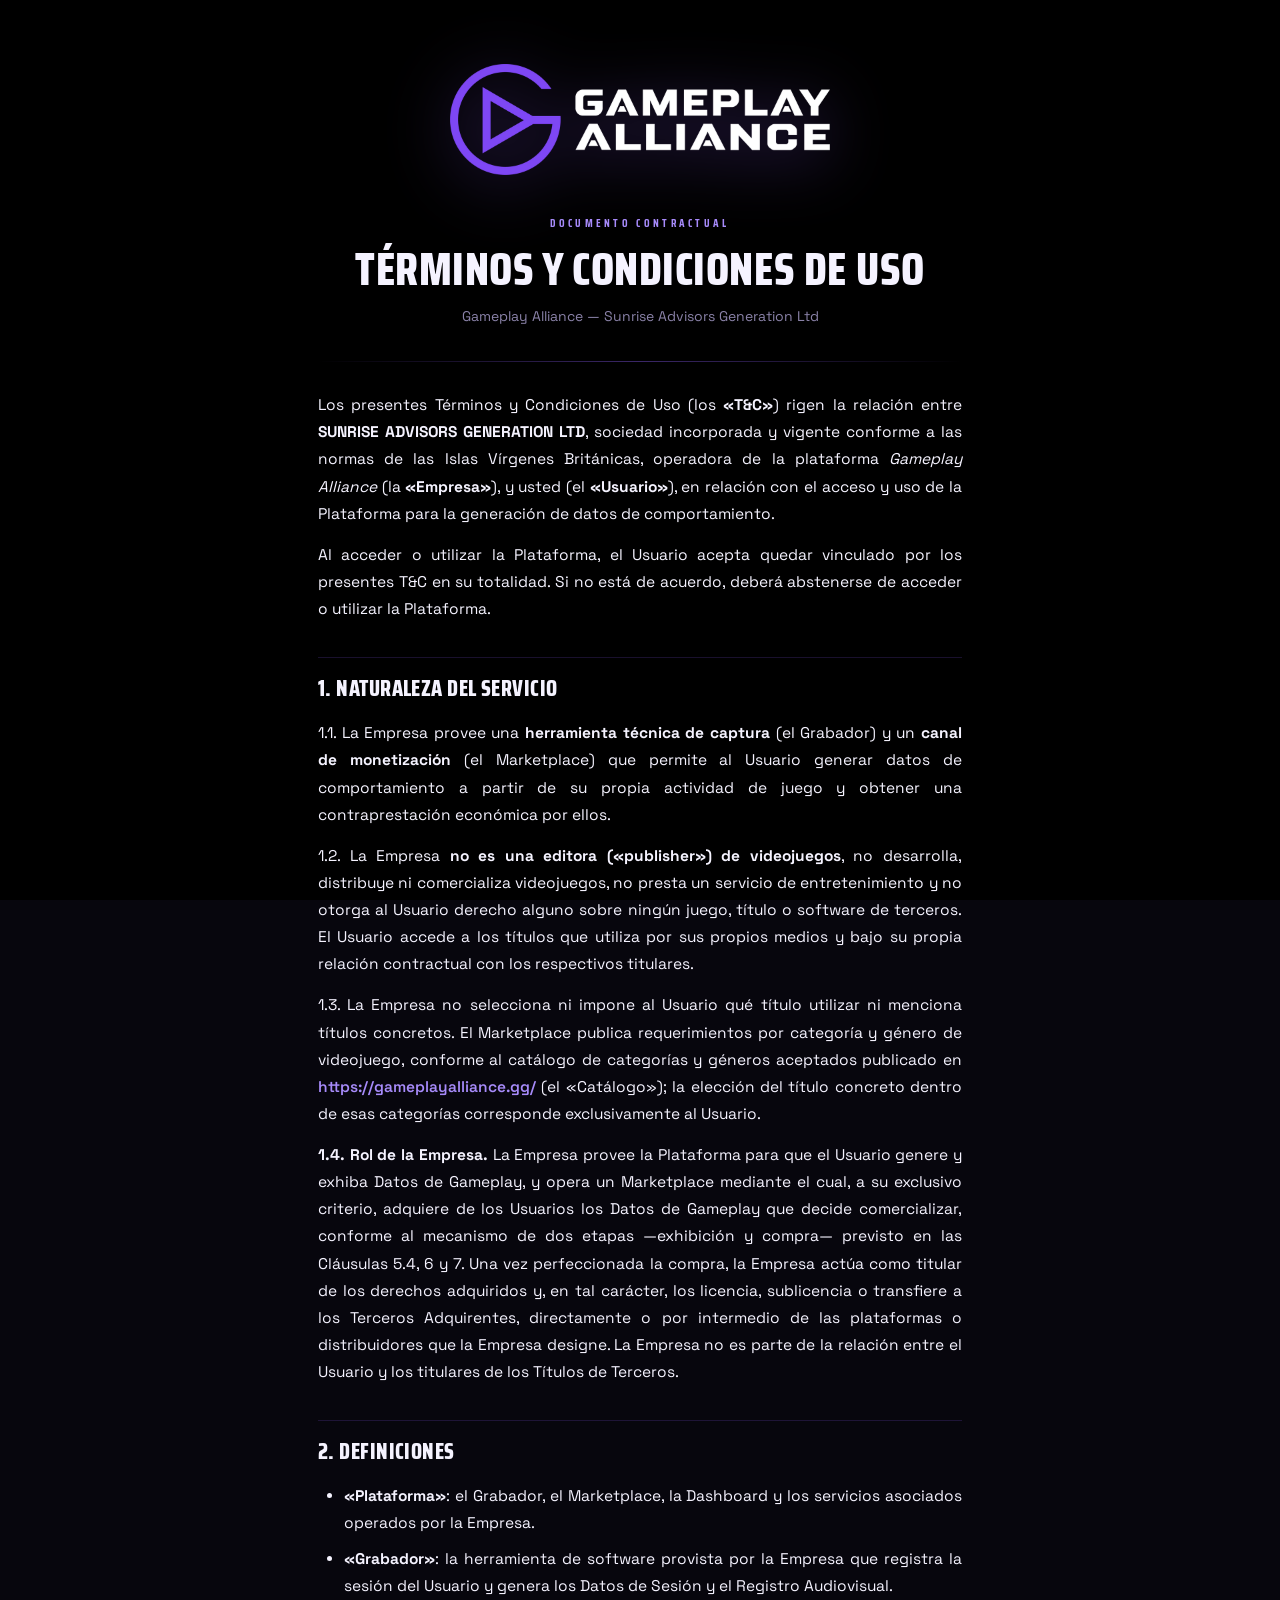
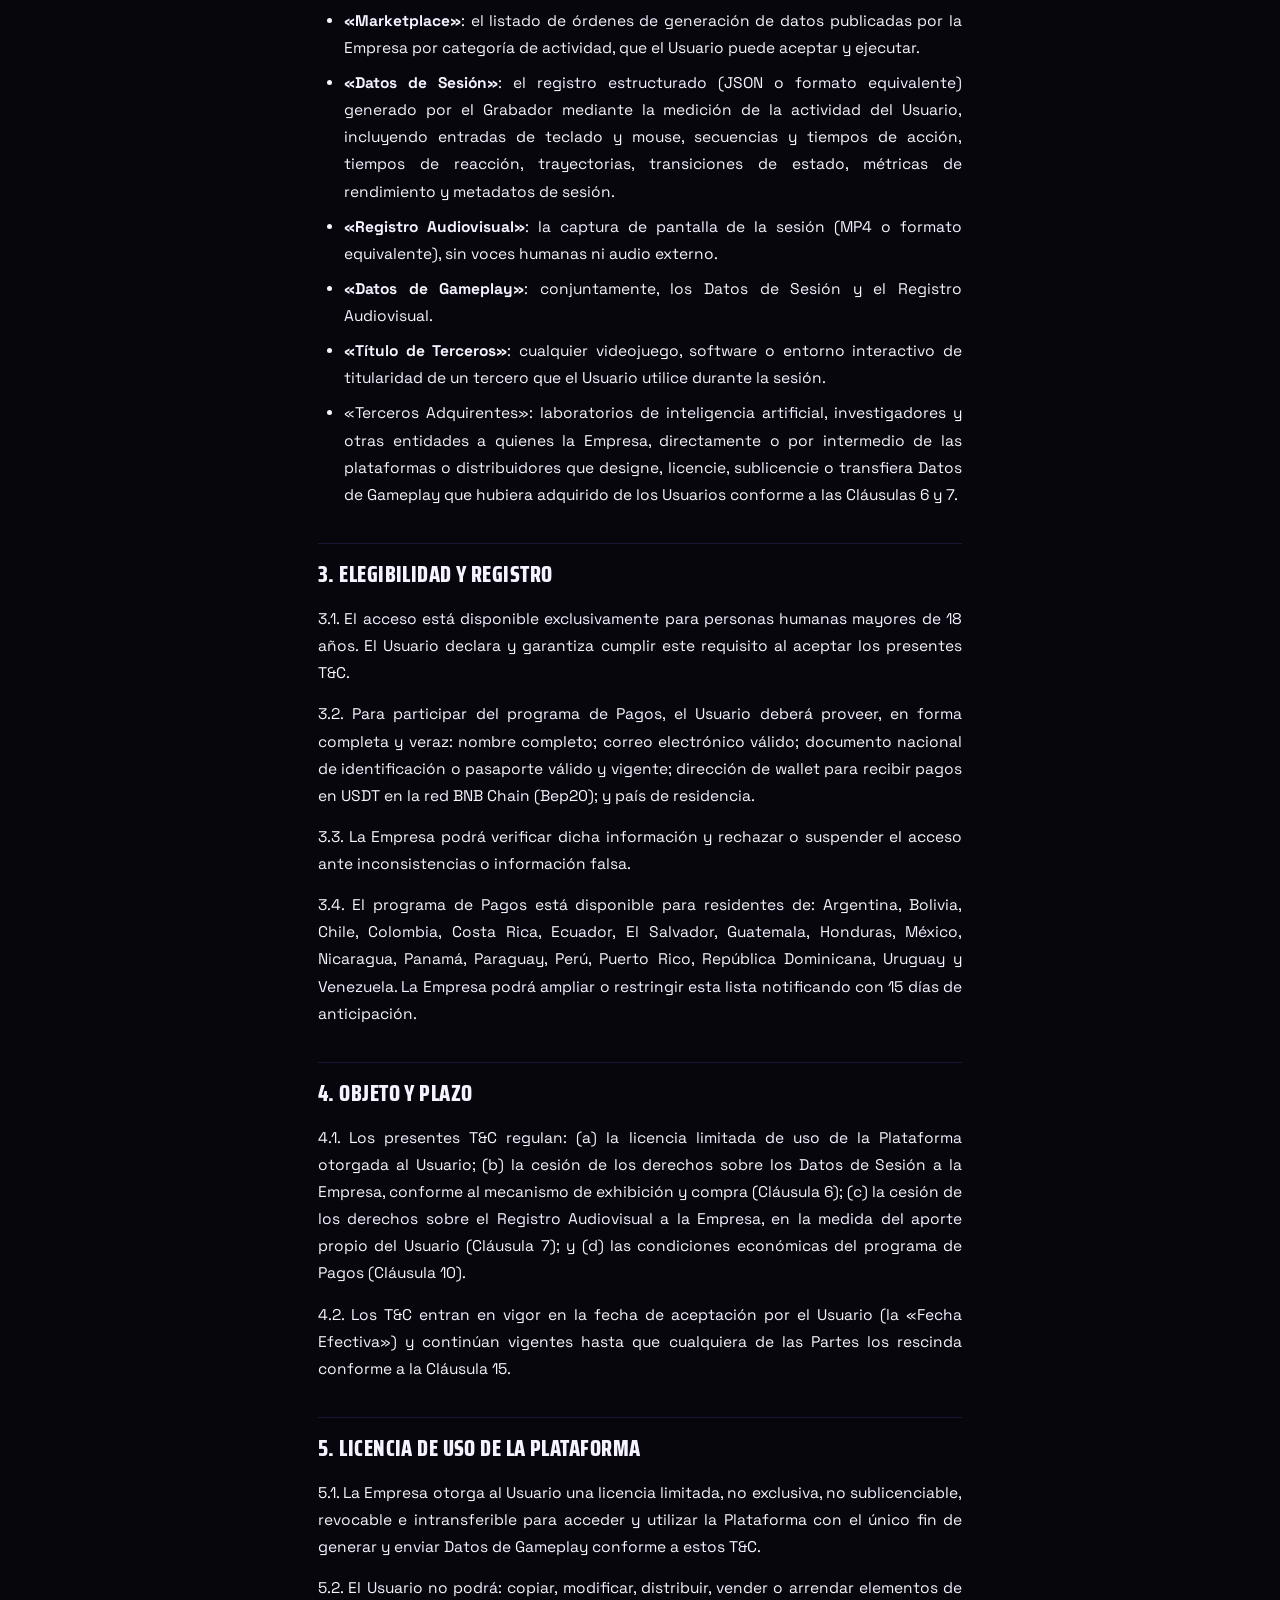
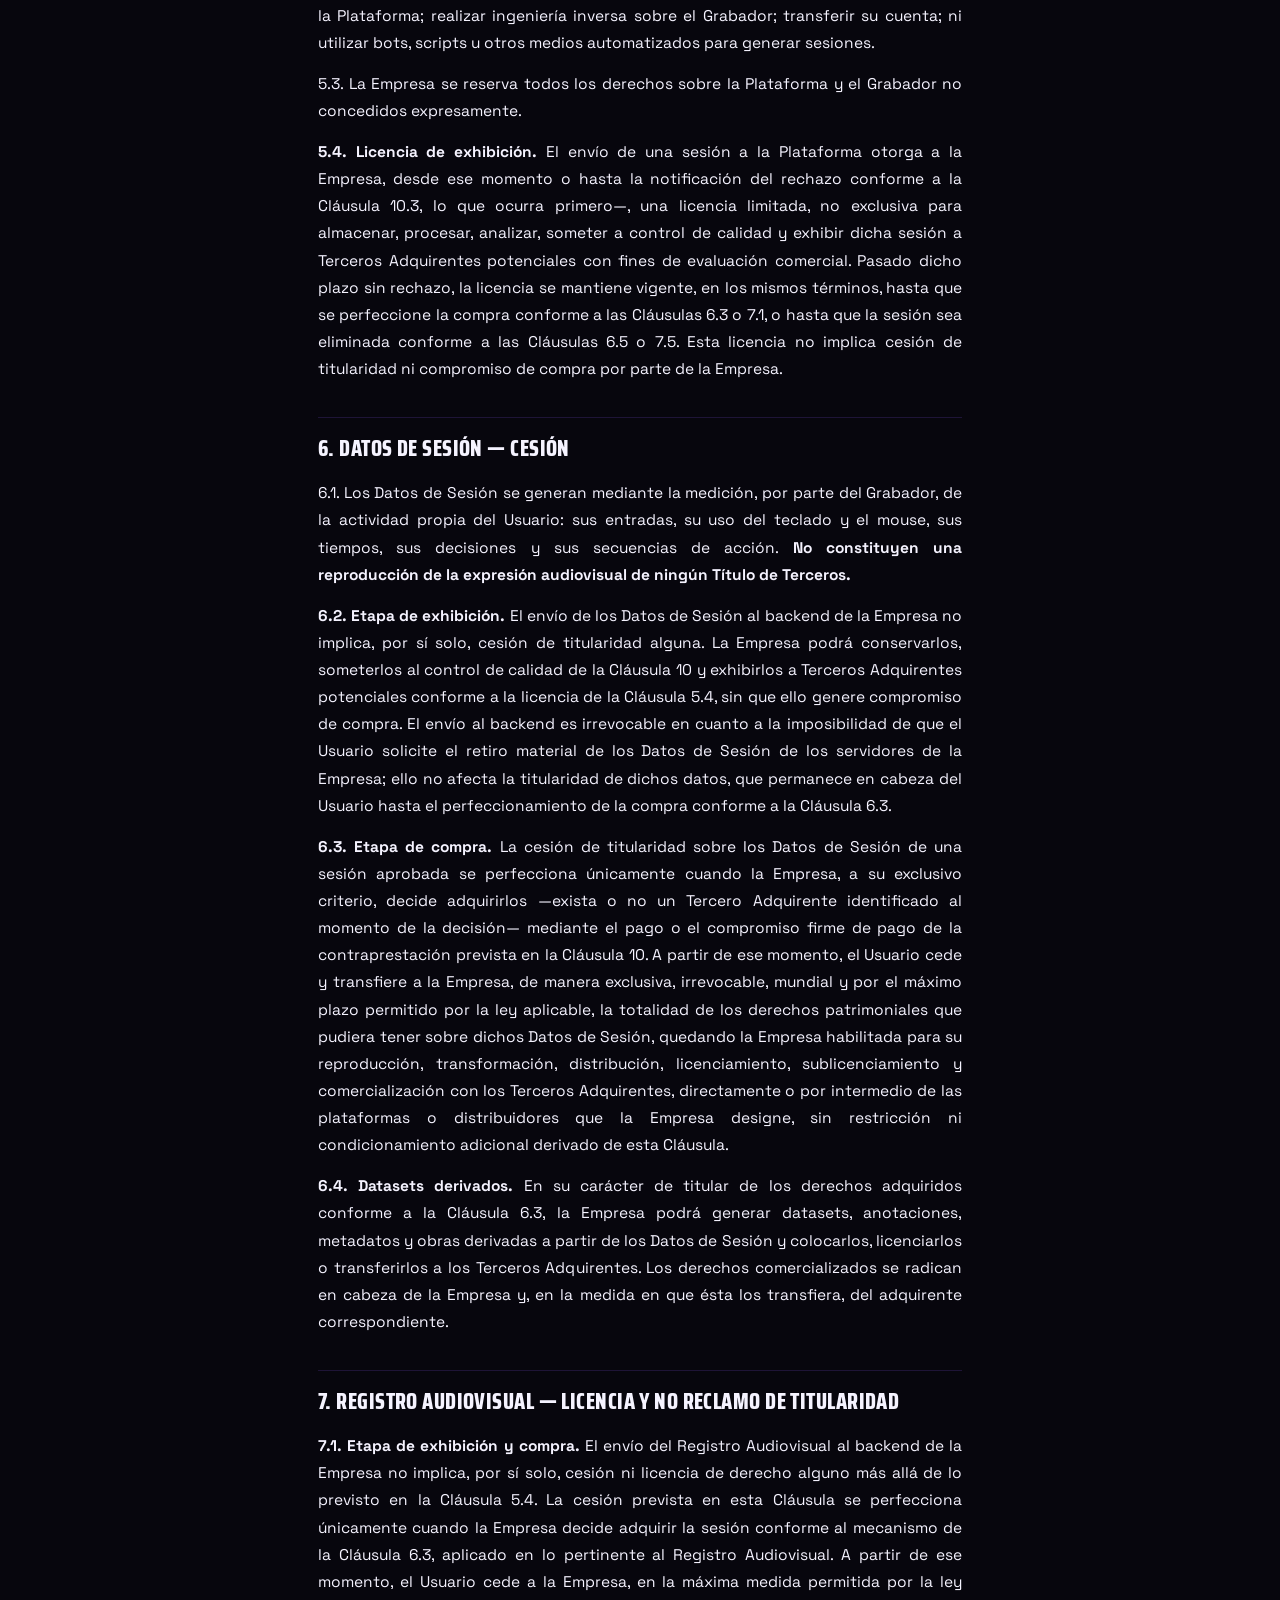
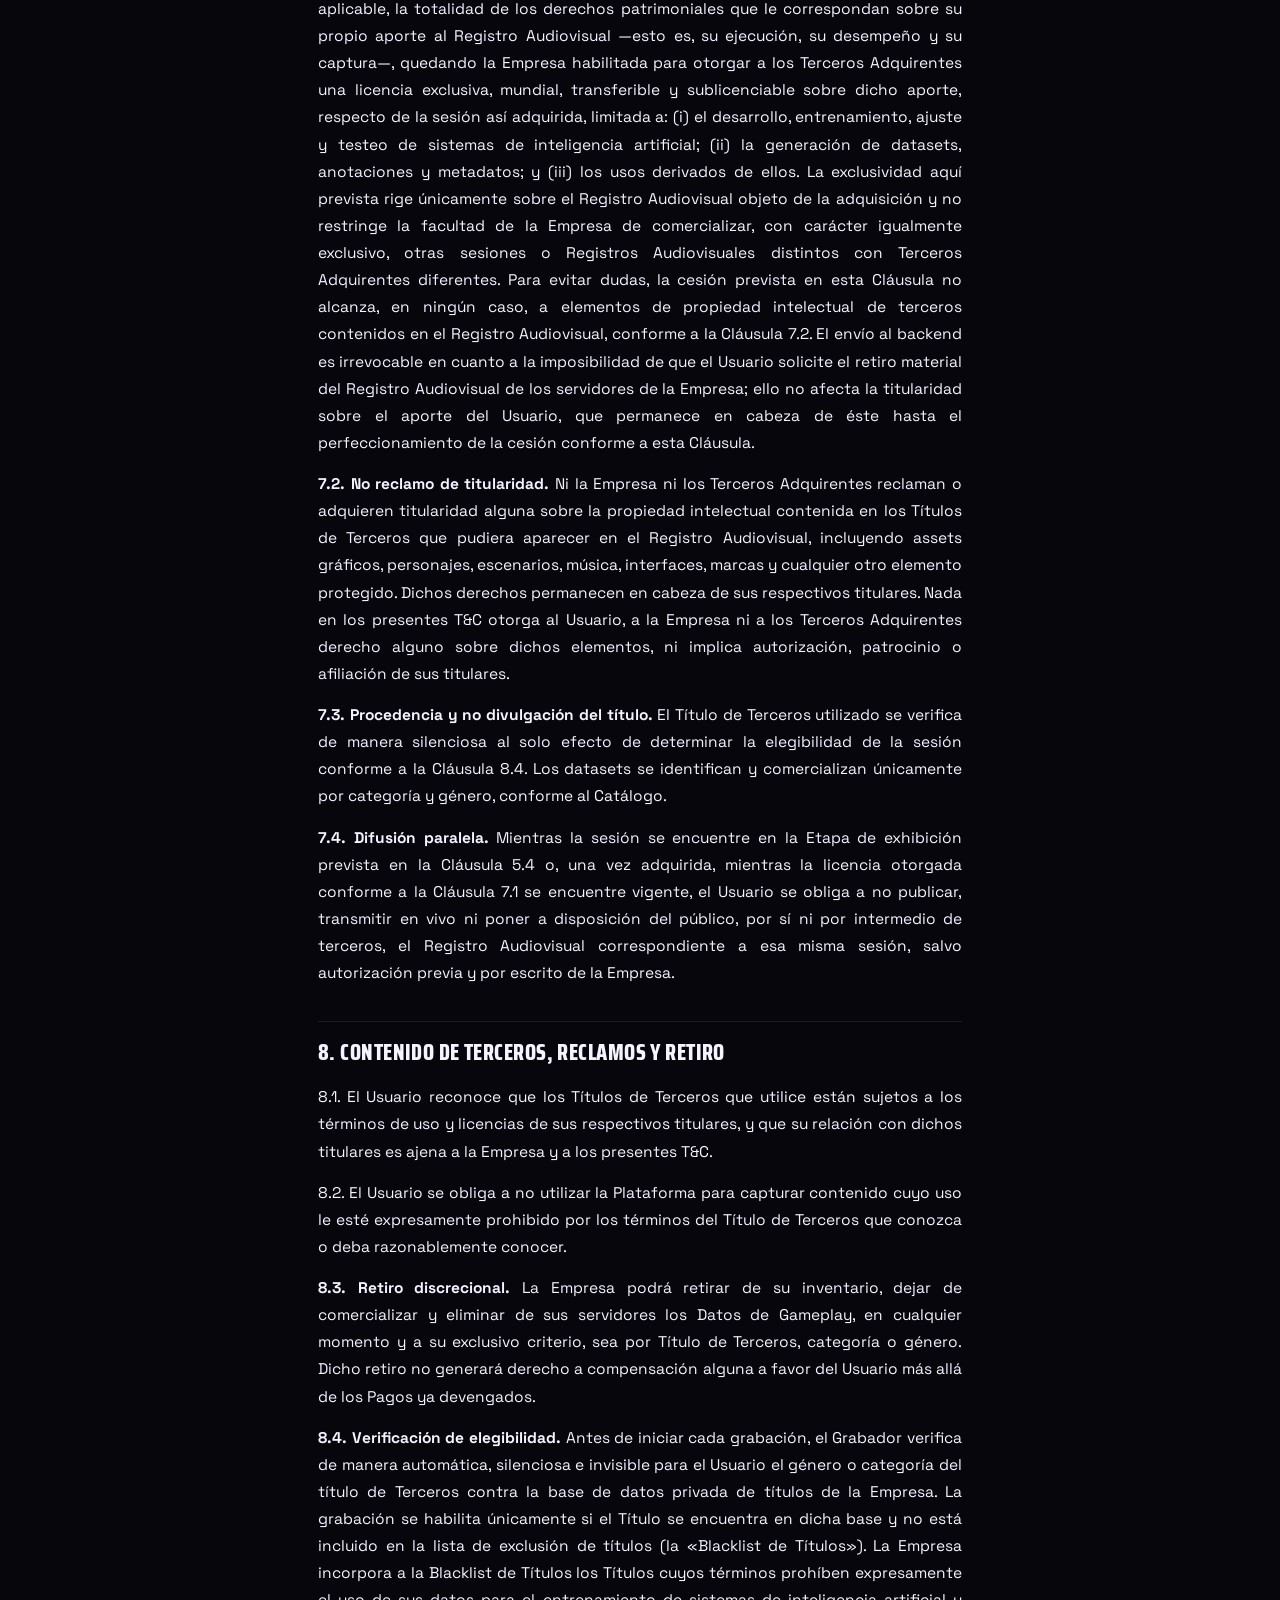
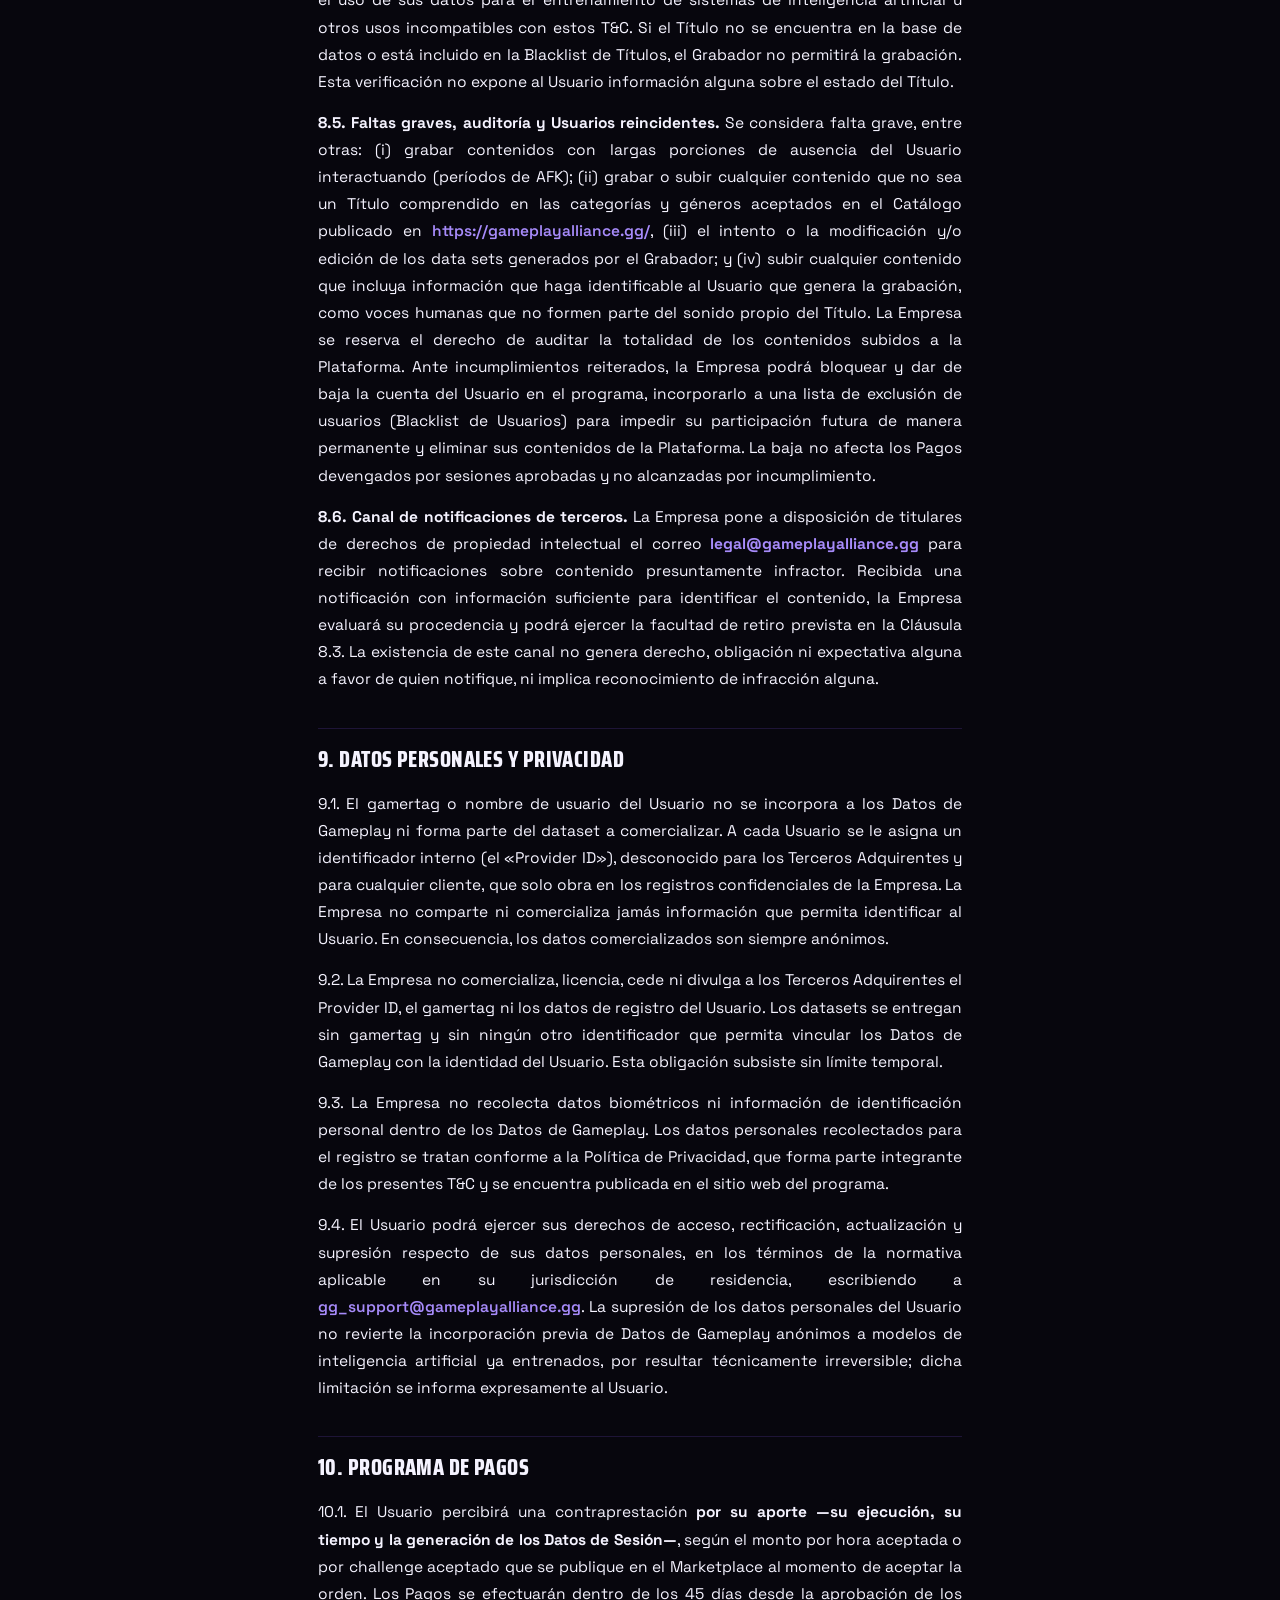
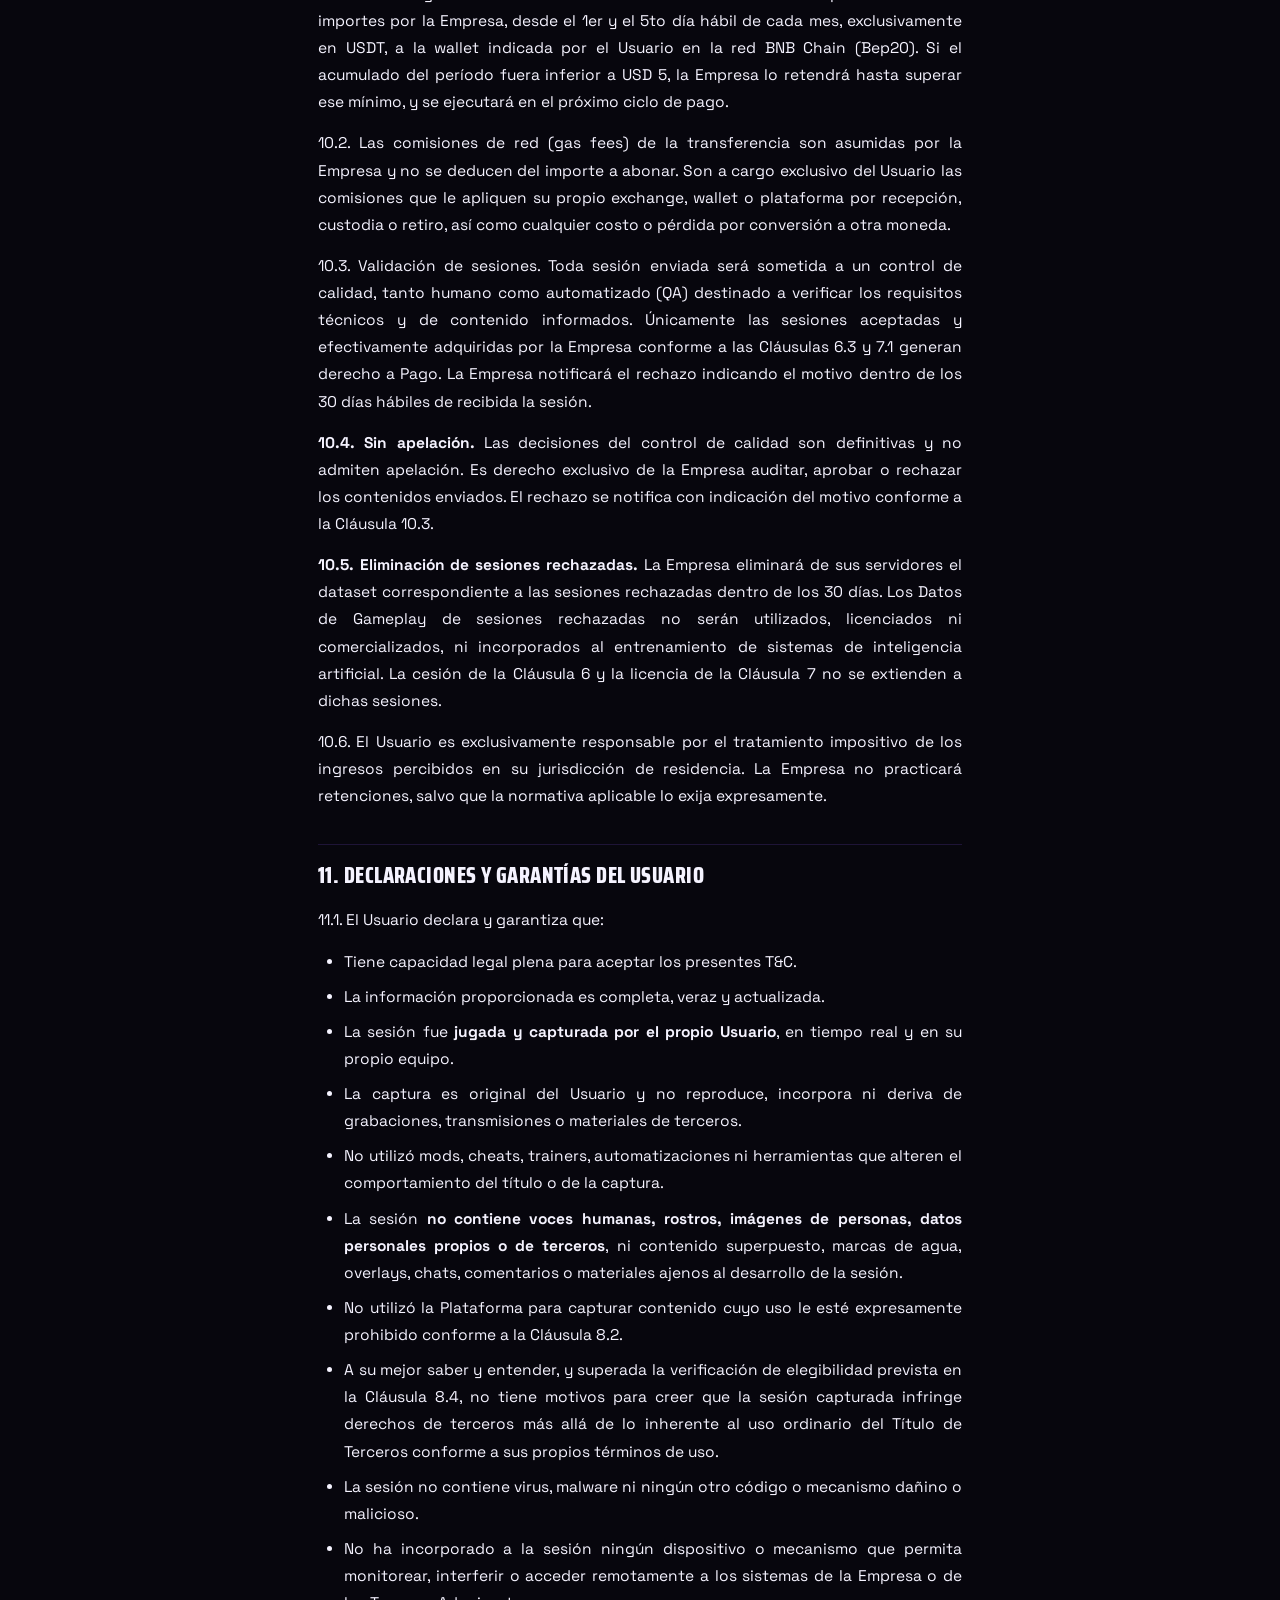
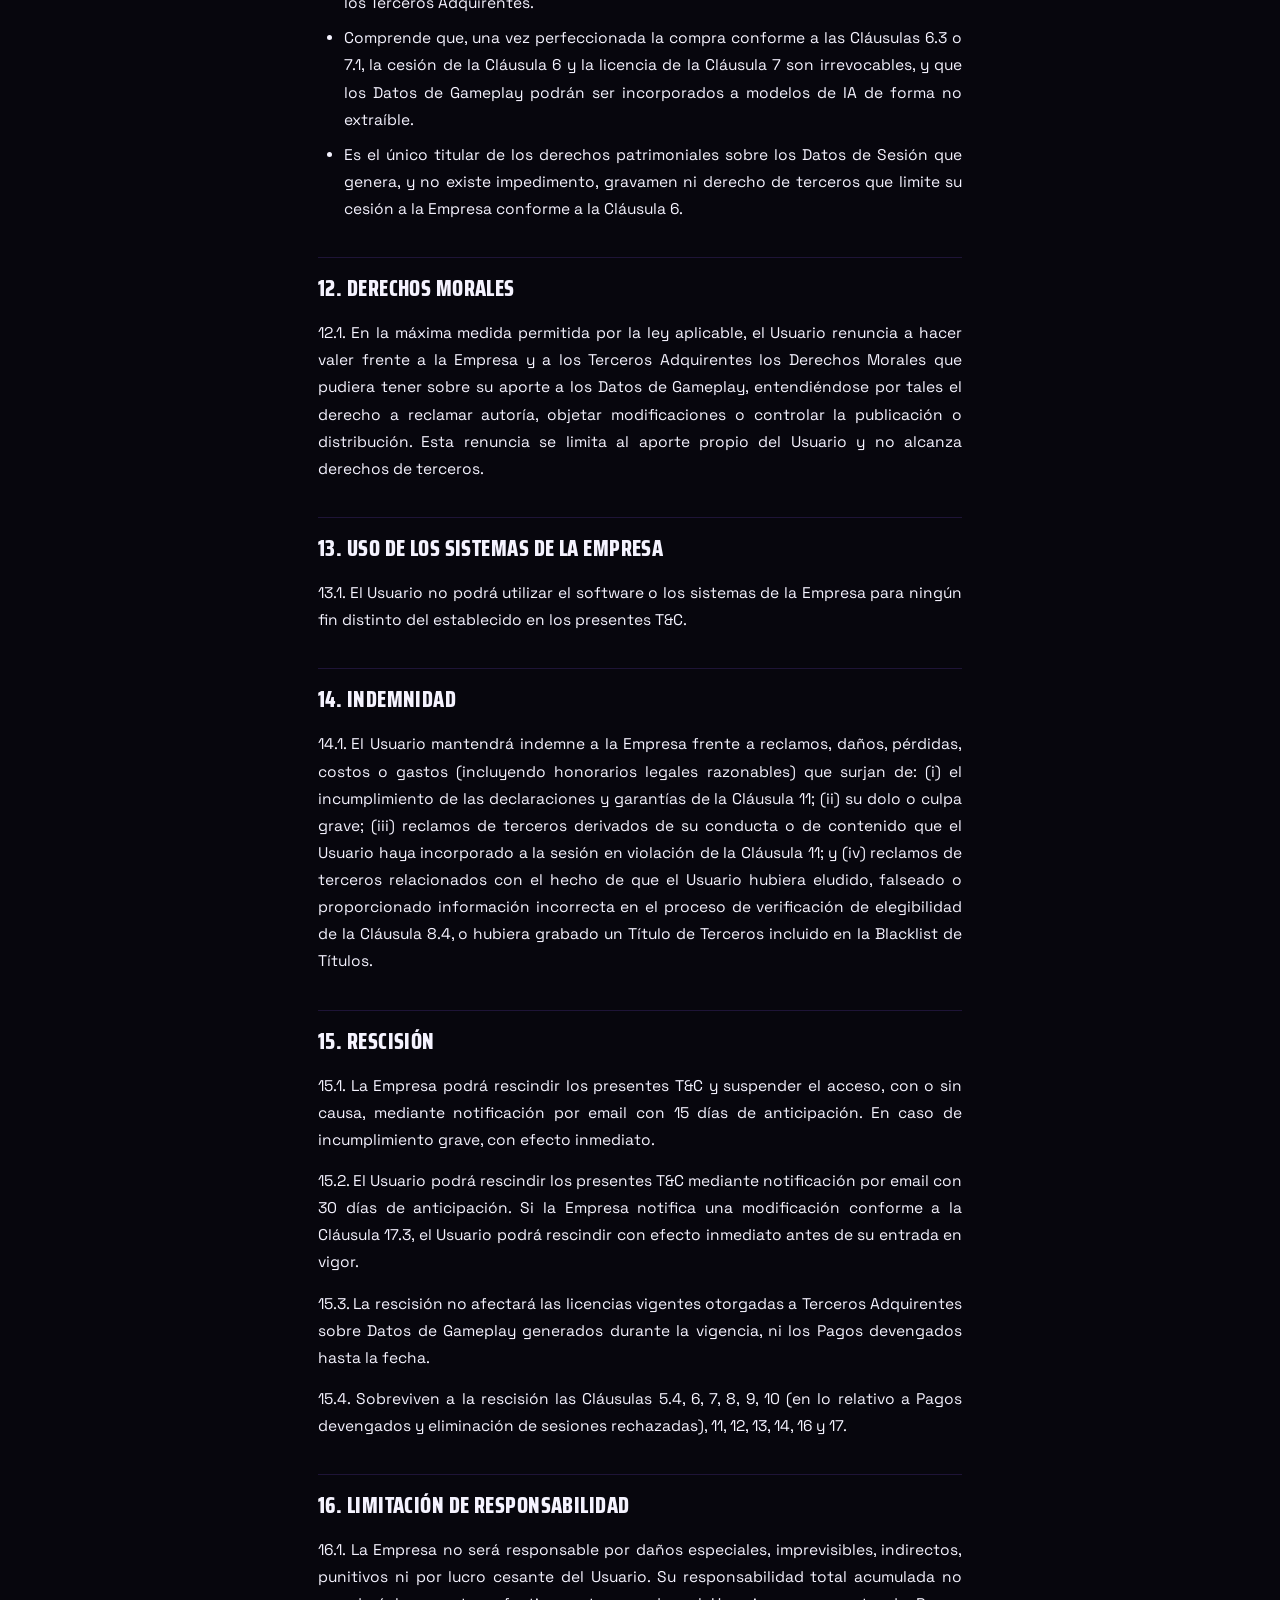
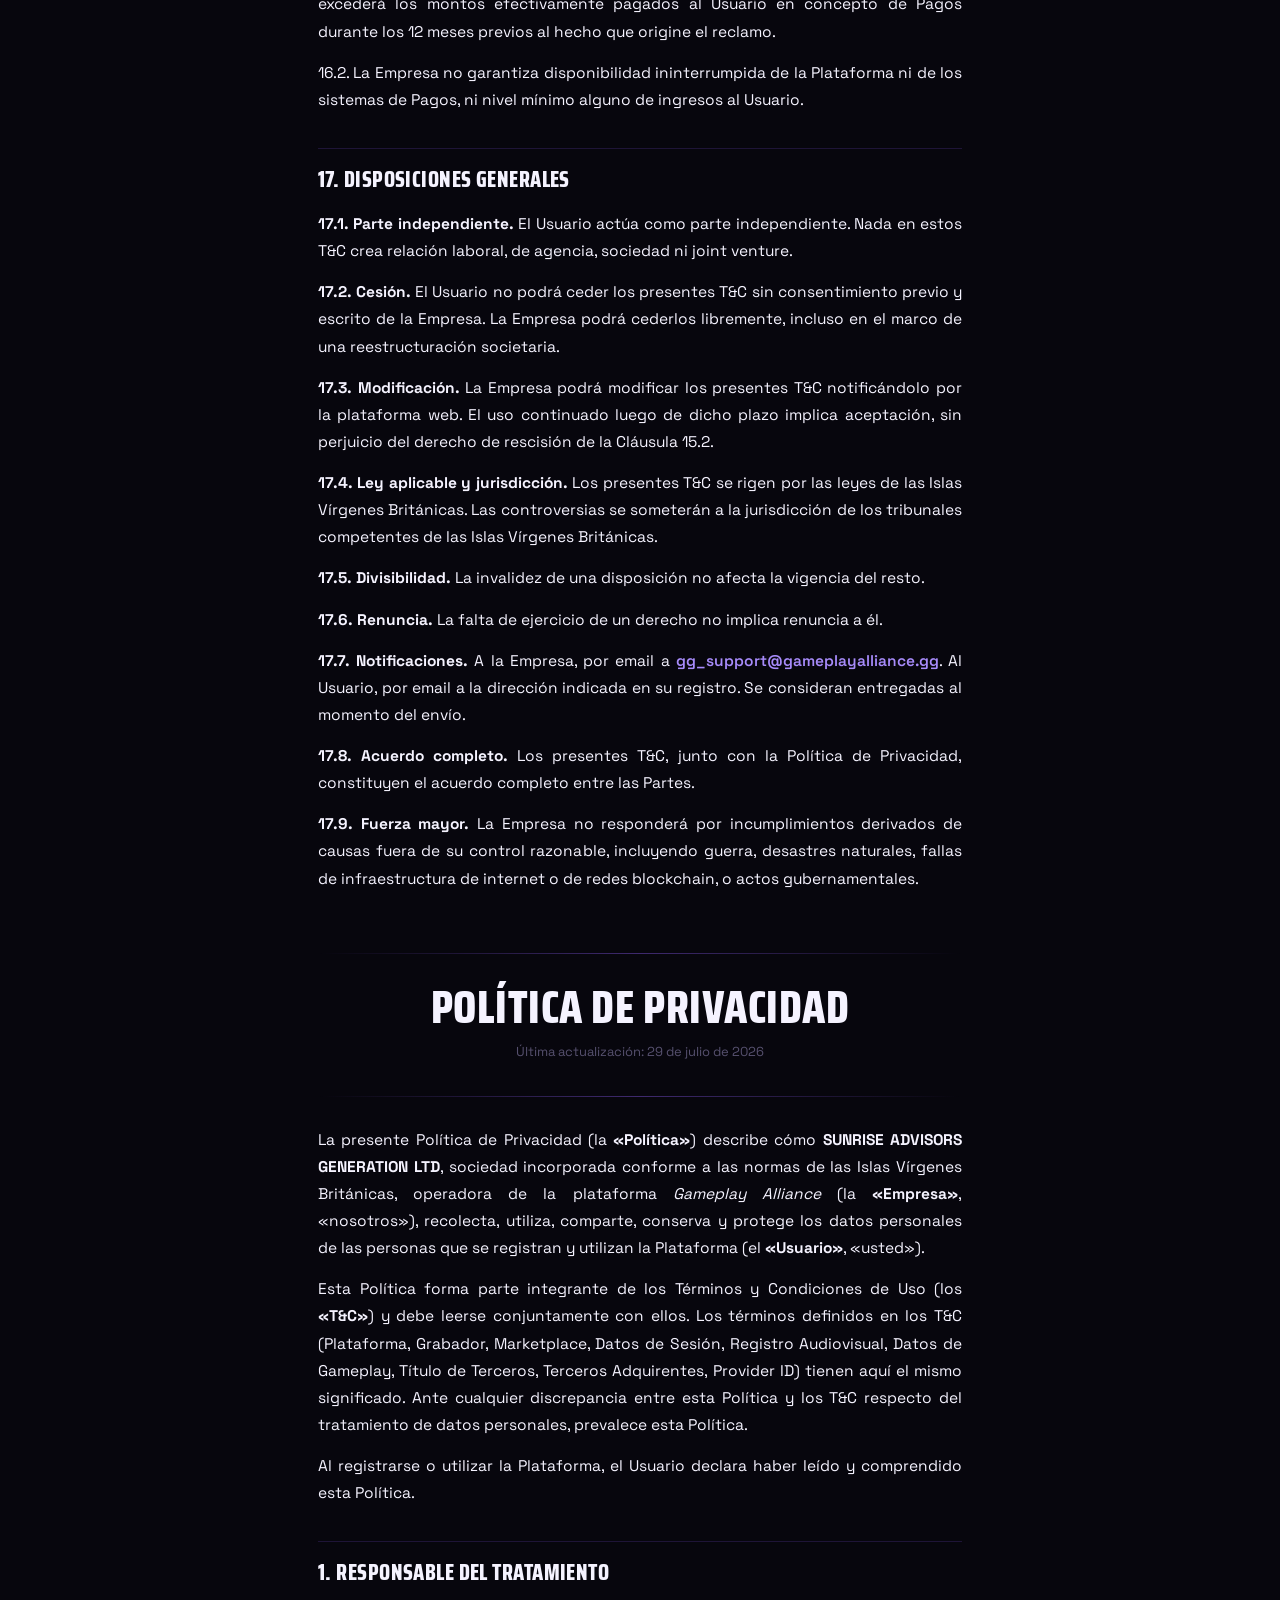
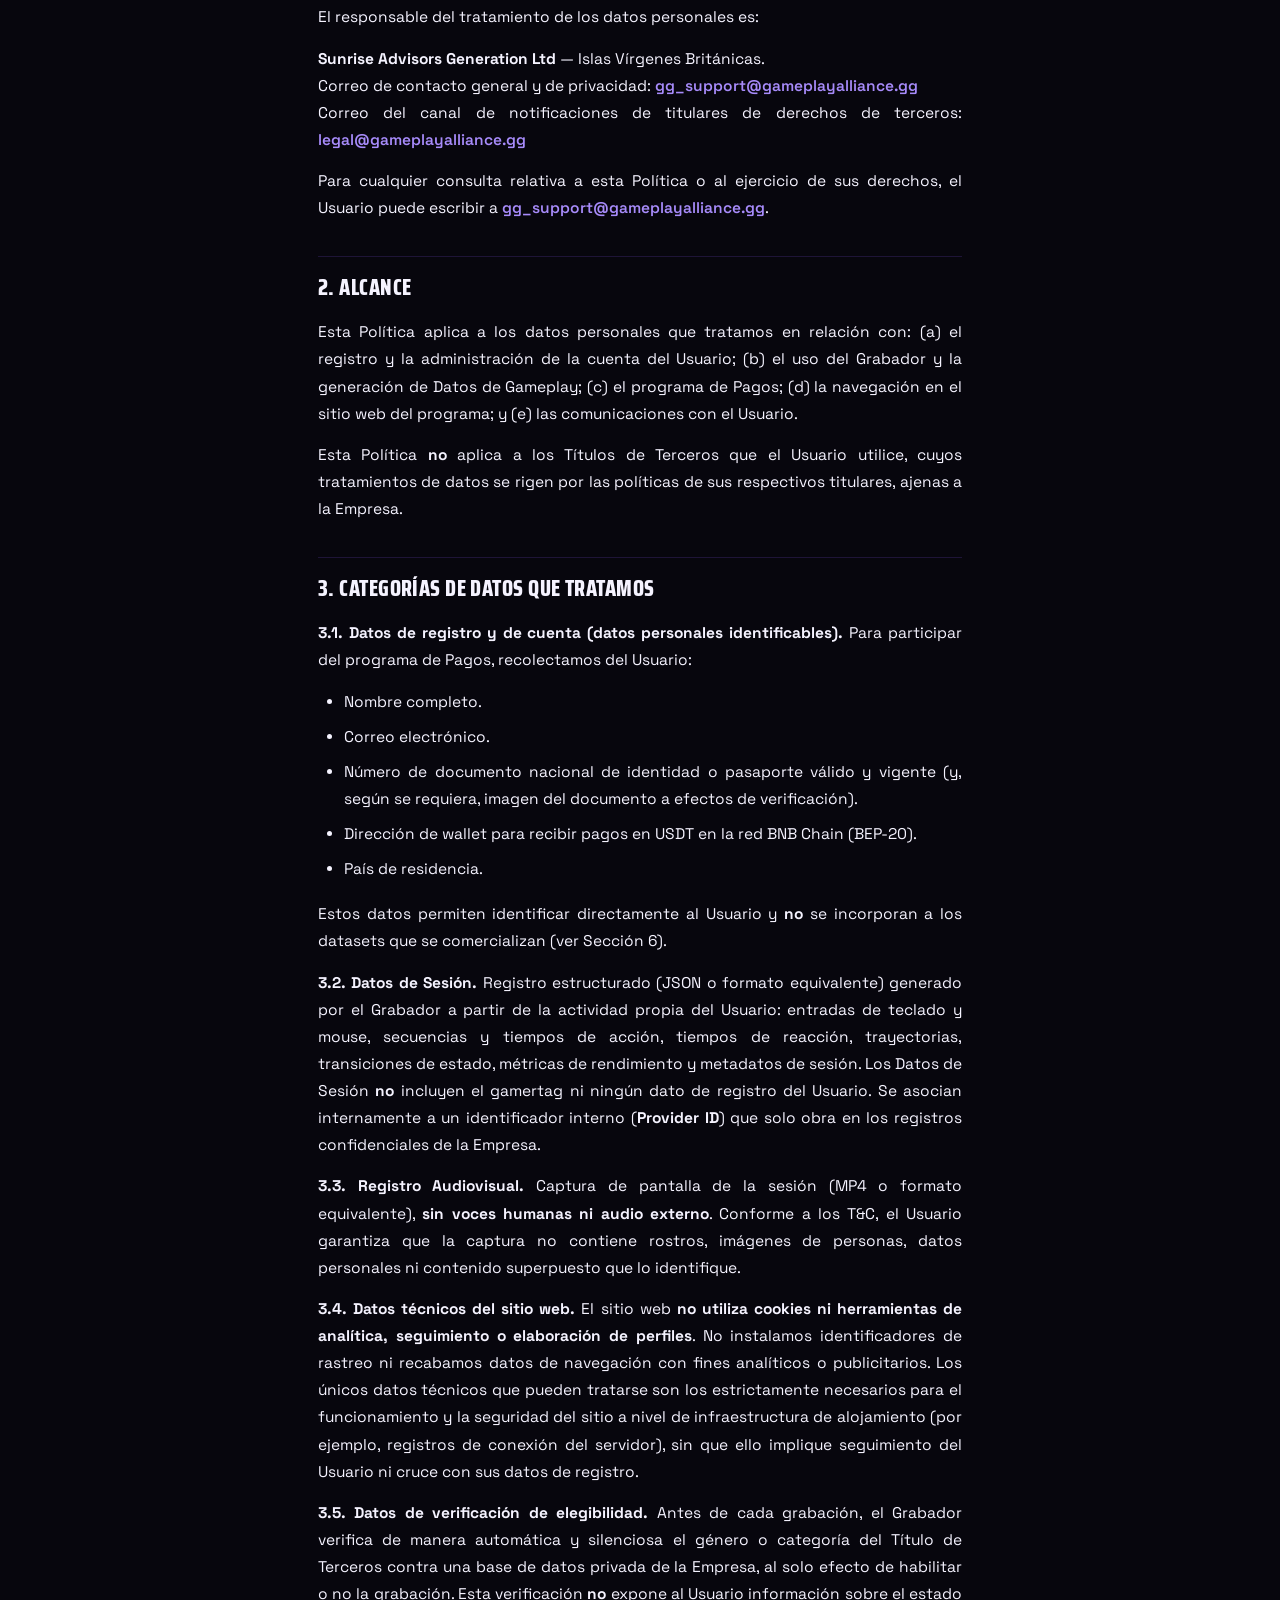
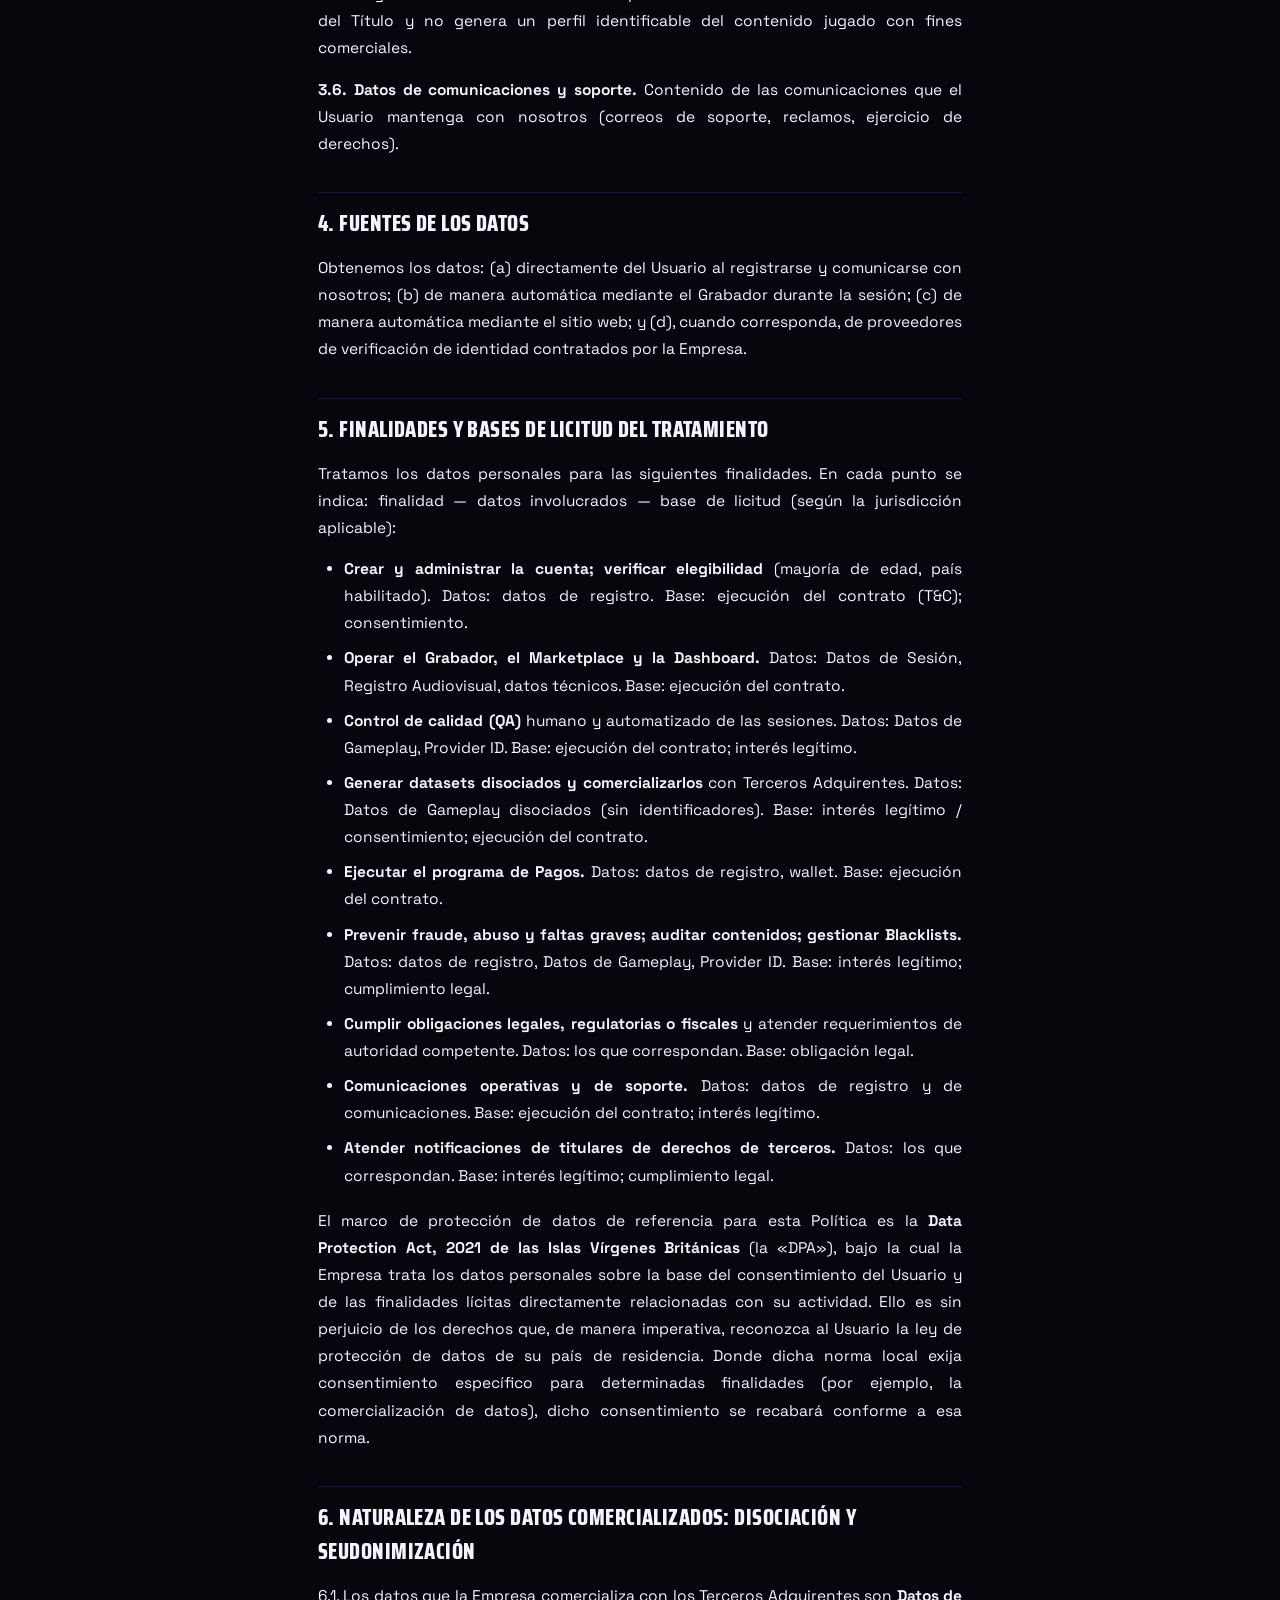
<file: terminos-condiciones/index.html>
<!DOCTYPE html>
<html lang="es">
<head>
  <meta charset="utf-8">
  <meta name="viewport" content="width=device-width, initial-scale=1">
  <!-- TikTok Pixel Code Start -->
  <script>
  !function (w, d, t) {
    w.TiktokAnalyticsObject=t;var ttq=w[t]=w[t]||[];ttq.methods=["page","track","identify","instances","debug","on","off","once","ready","alias","group","enableCookie","disableCookie","holdConsent","revokeConsent","grantConsent"],ttq.setAndDefer=function(t,e){t[e]=function(){t.push([e].concat(Array.prototype.slice.call(arguments,0)))}};for(var i=0;i<ttq.methods.length;i++)ttq.setAndDefer(ttq,ttq.methods[i]);ttq.instance=function(t){for(
  var e=ttq._i[t]||[],n=0;n<ttq.methods.length;n++)ttq.setAndDefer(e,ttq.methods[n]);return e},ttq.load=function(e,n){var r="https://analytics.tiktok.com/i18n/pixel/events.js",o=n&&n.partner;ttq._i=ttq._i||{},ttq._i[e]=[],ttq._i[e]._u=r,ttq._t=ttq._t||{},ttq._t[e]=+new Date,ttq._o=ttq._o||{},ttq._o[e]=n||{};n=document.createElement("script")
  ;n.type="text/javascript",n.async=!0,n.src=r+"?sdkid="+e+"&lib="+t;e=document.getElementsByTagName("script")[0];e.parentNode.insertBefore(n,e)};

    ttq.load('D8UROG3C77U550SVN5UG');
    ttq.page();
  }(window, document, 'ttq');
  </script>
  <!-- TikTok Pixel Code End -->
  <title>Términos y Condiciones — Gameplay Alliance</title>
  <link rel="preconnect" href="https://fonts.googleapis.com">
  <link rel="preconnect" href="https://fonts.gstatic.com" crossorigin>
  <link href="https://fonts.googleapis.com/css2?family=JetBrains+Mono:wght@400;500;700&family=Saira+Condensed:wght@500;600;700;800;900&family=Space+Grotesk:wght@400;500;600;700&display=swap" rel="stylesheet">
  <style>
:root {
    --bg:#07060d; --bg-2:#0c0a18; --panel:#100c1f; --panel-2:#15102a;
    --line:rgba(139,92,246,0.18); --line-strong:rgba(139,92,246,0.42);
    --violet:#8b5cf6; --violet-2:#a78bfa; --violet-deep:#5b21b6; --violet-glow:rgba(139,92,246,0.55);
    --ink:#f5f3ff; --ink-2:#cfc8e6; --ink-3:#8a82a8; --ink-4:#56506e;
    --display:"Saira Condensed","Saira",system-ui,sans-serif;
    --ui:"Space Grotesk",system-ui,sans-serif;
    --mono:"JetBrains Mono",ui-monospace,monospace;
  }
  * { box-sizing:border-box; }
  html,body { margin:0; padding:0; }
  html { scroll-behavior:smooth; }
  body { background:var(--bg); color:var(--ink); font-family:var(--ui); font-size:15px; line-height:1.55; }
  ::selection { background:rgba(139,92,246,0.35); }
  a { color:inherit; }
  .lk:hover { text-decoration:underline !important; }
  </style>
</head>
<body>
<div style="position:relative; min-height:100vh; font-family:var(--ui); color:var(--ink); overflow-x:hidden;">

  <!-- ===================== FONDO ===================== -->
  <div style="position:fixed; inset:0; z-index:0; pointer-events:none; background:#000000;"></div>

  <main style="position:relative; z-index:1; max-width:820px; margin:0 auto; padding:64px clamp(24px,7vw,88px) 96px;">

    <!-- Logo Gameplay Alliance centrado -->
    <div style="display:flex; flex-direction:column; align-items:center; margin:0 0 40px;">
      <a href="https://gameplayalliance.gg/" target="_blank" rel="noopener" aria-label="Gameplay Alliance" style="display:block; text-decoration:none;">
        <img src="[data-uri]" alt="Gameplay Alliance" style="width:min(380px,78vw); height:auto; display:block; filter:drop-shadow(0 10px 32px rgba(139,92,246,0.42));">
      </a>
    </div>

    <!-- Encabezado del documento -->
    <header style="text-align:center; margin:0 0 8px;">
      <div style="font-family:var(--display); font-weight:700; letter-spacing:.3em; font-size:11px; color:var(--violet-2); text-transform:uppercase;">Documento contractual</div>
      <h1 style="font-family:var(--display); font-weight:800; text-transform:uppercase; font-size:clamp(30px,5vw,46px); line-height:1.04; letter-spacing:.01em; color:var(--ink); margin:14px 0 0;">Términos y Condiciones de Uso</h1>
      <div style="font-family:var(--ui); font-size:14px; color:var(--ink-3); margin:12px 0 0;">Gameplay Alliance — Sunrise Advisors Generation Ltd</div>
    </header>

    <div style="height:1px; background:linear-gradient(90deg, transparent, var(--line-strong), transparent); margin:34px 0 30px;"></div>

    <!-- Cuerpo del documento -->
    <article>
        <p style="margin:0 0 14px; font-size:15.5px; line-height:1.75; color:var(--ink); text-align:justify;">Los presentes Términos y Condiciones de Uso (los <strong>«T&amp;C»</strong>) rigen la relación entre <strong>SUNRISE ADVISORS GENERATION LTD</strong>, sociedad incorporada y vigente conforme a las normas de las Islas Vírgenes Británicas, operadora de la plataforma <em>Gameplay Alliance</em> (la <strong>«Empresa»</strong>), y usted (el <strong>«Usuario»</strong>), en relación con el acceso y uso de la Plataforma para la generación de datos de comportamiento.</p>
        <p style="margin:0 0 14px; font-size:15.5px; line-height:1.75; color:var(--ink); text-align:justify;">Al acceder o utilizar la Plataforma, el Usuario acepta quedar vinculado por los presentes T&amp;C en su totalidad. Si no está de acuerdo, deberá abstenerse de acceder o utilizar la Plataforma.</p>
        <h2 style="font-family:var(--display); font-weight:800; text-transform:uppercase; font-size:22px; letter-spacing:.02em; color:var(--ink); margin:34px 0 14px; padding-top:14px; border-top:1px solid var(--line);">1. NATURALEZA DEL SERVICIO</h2>
        <p style="margin:0 0 14px; font-size:15.5px; line-height:1.75; color:var(--ink); text-align:justify;">1.1. La Empresa provee una <strong>herramienta técnica de captura</strong> (el Grabador) y un <strong>canal de monetización</strong> (el Marketplace) que permite al Usuario generar datos de comportamiento a partir de su propia actividad de juego y obtener una contraprestación económica por ellos.</p>
        <p style="margin:0 0 14px; font-size:15.5px; line-height:1.75; color:var(--ink); text-align:justify;">1.2. La Empresa <strong>no es una editora («publisher») de videojuegos</strong>, no desarrolla, distribuye ni comercializa videojuegos, no presta un servicio de entretenimiento y no otorga al Usuario derecho alguno sobre ningún juego, título o software de terceros. El Usuario accede a los títulos que utiliza por sus propios medios y bajo su propia relación contractual con los respectivos titulares.</p>
        <p style="margin:0 0 14px; font-size:15.5px; line-height:1.75; color:var(--ink); text-align:justify;">1.3. La Empresa no selecciona ni impone al Usuario qué título utilizar ni menciona títulos concretos. El Marketplace publica requerimientos por categoría y género de videojuego, conforme al catálogo de categorías y géneros aceptados publicado en <a href="https://gameplayalliance.gg/" target="_blank" rel="noopener" style="color:var(--violet-2); text-decoration:none; font-weight:600;" class="lk">https://gameplayalliance.gg/</a> (el «Catálogo»); la elección del título concreto dentro de esas categorías corresponde exclusivamente al Usuario.</p>
        <p style="margin:0 0 14px; font-size:15.5px; line-height:1.75; color:var(--ink); text-align:justify;"><strong>1.4. Rol de la Empresa. </strong>La Empresa provee la Plataforma para que el Usuario genere y exhiba Datos de Gameplay, y opera un Marketplace mediante el cual, a su exclusivo criterio, adquiere de los Usuarios los Datos de Gameplay que decide comercializar, conforme al mecanismo de dos etapas —exhibición y compra— previsto en las Cláusulas 5.4, 6 y 7. Una vez perfeccionada la compra, la Empresa actúa como titular de los derechos adquiridos y, en tal carácter, los licencia, sublicencia o transfiere a los Terceros Adquirentes, directamente o por intermedio de las plataformas o distribuidores que la Empresa designe. La Empresa no es parte de la relación entre el Usuario y los titulares de los Títulos de Terceros.</p>
        <h2 style="font-family:var(--display); font-weight:800; text-transform:uppercase; font-size:22px; letter-spacing:.02em; color:var(--ink); margin:34px 0 14px; padding-top:14px; border-top:1px solid var(--line);">2. DEFINICIONES</h2>
        <ul style="margin:4px 0 18px; padding-left:26px; display:flex; flex-direction:column; gap:8px;">
          <li style="font-size:15.5px; line-height:1.75; color:var(--ink); text-align:justify;"><strong>«Plataforma»</strong>: el Grabador, el Marketplace, la Dashboard y los servicios asociados operados por la Empresa.</li>
          <li style="font-size:15.5px; line-height:1.75; color:var(--ink); text-align:justify;"><strong>«Grabador»</strong>: la herramienta de software provista por la Empresa que registra la sesión del Usuario y genera los Datos de Sesión y el Registro Audiovisual.</li>
          <li style="font-size:15.5px; line-height:1.75; color:var(--ink); text-align:justify;"><strong>«Marketplace»</strong>: el listado de órdenes de generación de datos publicadas por la Empresa por categoría de actividad, que el Usuario puede aceptar y ejecutar.</li>
          <li style="font-size:15.5px; line-height:1.75; color:var(--ink); text-align:justify;"><strong>«Datos de Sesión»</strong>: el registro estructurado (JSON o formato equivalente) generado por el Grabador mediante la medición de la actividad del Usuario, incluyendo entradas de teclado y mouse, secuencias y tiempos de acción, tiempos de reacción, trayectorias, transiciones de estado, métricas de rendimiento y metadatos de sesión.</li>
          <li style="font-size:15.5px; line-height:1.75; color:var(--ink); text-align:justify;"><strong>«Registro Audiovisual»</strong>: la captura de pantalla de la sesión (MP4 o formato equivalente), sin voces humanas ni audio externo.</li>
          <li style="font-size:15.5px; line-height:1.75; color:var(--ink); text-align:justify;"><strong>«Datos de Gameplay»</strong>: conjuntamente, los Datos de Sesión y el Registro Audiovisual.</li>
          <li style="font-size:15.5px; line-height:1.75; color:var(--ink); text-align:justify;"><strong>«Título de Terceros»</strong>: cualquier videojuego, software o entorno interactivo de titularidad de un tercero que el Usuario utilice durante la sesión.</li>
          <li style="font-size:15.5px; line-height:1.75; color:var(--ink); text-align:justify;">«Terceros Adquirentes»: laboratorios de inteligencia artificial, investigadores y otras entidades a quienes la Empresa, directamente o por intermedio de las plataformas o distribuidores que designe, licencie, sublicencie o transfiera Datos de Gameplay que hubiera adquirido de los Usuarios conforme a las Cláusulas 6 y 7.</li>
        </ul>
        <h2 style="font-family:var(--display); font-weight:800; text-transform:uppercase; font-size:22px; letter-spacing:.02em; color:var(--ink); margin:34px 0 14px; padding-top:14px; border-top:1px solid var(--line);">3. ELEGIBILIDAD Y REGISTRO</h2>
        <p style="margin:0 0 14px; font-size:15.5px; line-height:1.75; color:var(--ink); text-align:justify;">3.1. El acceso está disponible exclusivamente para personas humanas mayores de 18 años. El Usuario declara y garantiza cumplir este requisito al aceptar los presentes T&amp;C.</p>
        <p style="margin:0 0 14px; font-size:15.5px; line-height:1.75; color:var(--ink); text-align:justify;">3.2. Para participar del programa de Pagos, el Usuario deberá proveer, en forma completa y veraz: nombre completo; correo electrónico válido; documento nacional de identificación o pasaporte válido y vigente; dirección de wallet para recibir pagos en USDT en la red BNB Chain (Bep20); y país de residencia.</p>
        <p style="margin:0 0 14px; font-size:15.5px; line-height:1.75; color:var(--ink); text-align:justify;">3.3. La Empresa podrá verificar dicha información y rechazar o suspender el acceso ante inconsistencias o información falsa.</p>
        <p style="margin:0 0 14px; font-size:15.5px; line-height:1.75; color:var(--ink); text-align:justify;">3.4. El programa de Pagos está disponible para residentes de: Argentina, Bolivia, Chile, Colombia, Costa Rica, Ecuador, El Salvador, Guatemala, Honduras, México, Nicaragua, Panamá, Paraguay, Perú, Puerto Rico, República Dominicana, Uruguay y Venezuela. La Empresa podrá ampliar o restringir esta lista notificando con 15 días de anticipación.</p>
        <h2 style="font-family:var(--display); font-weight:800; text-transform:uppercase; font-size:22px; letter-spacing:.02em; color:var(--ink); margin:34px 0 14px; padding-top:14px; border-top:1px solid var(--line);">4. OBJETO Y PLAZO</h2>
        <p style="margin:0 0 14px; font-size:15.5px; line-height:1.75; color:var(--ink); text-align:justify;">4.1. Los presentes T&amp;C regulan: (a) la licencia limitada de uso de la Plataforma otorgada al Usuario; (b) la cesión de los derechos sobre los Datos de Sesión a la Empresa, conforme al mecanismo de exhibición y compra (Cláusula 6); (c) la cesión de los derechos sobre el Registro Audiovisual a la Empresa, en la medida del aporte propio del Usuario (Cláusula 7); y (d) las condiciones económicas del programa de Pagos (Cláusula 10).</p>
        <p style="margin:0 0 14px; font-size:15.5px; line-height:1.75; color:var(--ink); text-align:justify;">4.2. Los T&amp;C entran en vigor en la fecha de aceptación por el Usuario (la «Fecha Efectiva») y continúan vigentes hasta que cualquiera de las Partes los rescinda conforme a la Cláusula 15.</p>
        <h2 style="font-family:var(--display); font-weight:800; text-transform:uppercase; font-size:22px; letter-spacing:.02em; color:var(--ink); margin:34px 0 14px; padding-top:14px; border-top:1px solid var(--line);">5. LICENCIA DE USO DE LA PLATAFORMA</h2>
        <p style="margin:0 0 14px; font-size:15.5px; line-height:1.75; color:var(--ink); text-align:justify;">5.1. La Empresa otorga al Usuario una licencia limitada, no exclusiva, no sublicenciable, revocable e intransferible para acceder y utilizar la Plataforma con el único fin de generar y enviar Datos de Gameplay conforme a estos T&amp;C.</p>
        <p style="margin:0 0 14px; font-size:15.5px; line-height:1.75; color:var(--ink); text-align:justify;">5.2. El Usuario no podrá: copiar, modificar, distribuir, vender o arrendar elementos de la Plataforma; realizar ingeniería inversa sobre el Grabador; transferir su cuenta; ni utilizar bots, scripts u otros medios automatizados para generar sesiones.</p>
        <p style="margin:0 0 14px; font-size:15.5px; line-height:1.75; color:var(--ink); text-align:justify;">5.3. La Empresa se reserva todos los derechos sobre la Plataforma y el Grabador no concedidos expresamente.</p>
        <p style="margin:0 0 14px; font-size:15.5px; line-height:1.75; color:var(--ink); text-align:justify;"><strong>5.4. Licencia de exhibición. </strong>El envío de una sesión a la Plataforma otorga a la Empresa, desde ese momento o hasta la notificación del rechazo conforme a la Cláusula 10.3, lo que ocurra primero—, una licencia limitada, no exclusiva para almacenar, procesar, analizar, someter a control de calidad y exhibir dicha sesión a Terceros Adquirentes potenciales con fines de evaluación comercial. Pasado dicho plazo sin rechazo, la licencia se mantiene vigente, en los mismos términos, hasta que se perfeccione la compra conforme a las Cláusulas 6.3 o 7.1, o hasta que la sesión sea eliminada conforme a las Cláusulas 6.5 o 7.5. Esta licencia no implica cesión de titularidad ni compromiso de compra por parte de la Empresa.</p>
        <h2 style="font-family:var(--display); font-weight:800; text-transform:uppercase; font-size:22px; letter-spacing:.02em; color:var(--ink); margin:34px 0 14px; padding-top:14px; border-top:1px solid var(--line);">6. DATOS DE SESIÓN — CESIÓN</h2>
        <p style="margin:0 0 14px; font-size:15.5px; line-height:1.75; color:var(--ink); text-align:justify;">6.1. Los Datos de Sesión se generan mediante la medición, por parte del Grabador, de la actividad propia del Usuario: sus entradas, su uso del teclado y el mouse, sus tiempos, sus decisiones y sus secuencias de acción. <strong>No constituyen una reproducción de la expresión audiovisual de ningún Título de Terceros.</strong></p>
        <p style="margin:0 0 14px; font-size:15.5px; line-height:1.75; color:var(--ink); text-align:justify;"><strong>6.2. Etapa de exhibición. </strong>El envío de los Datos de Sesión al backend de la Empresa no implica, por sí solo, cesión de titularidad alguna. La Empresa podrá conservarlos, someterlos al control de calidad de la Cláusula 10 y exhibirlos a Terceros Adquirentes potenciales conforme a la licencia de la Cláusula 5.4, sin que ello genere compromiso de compra. El envío al backend es irrevocable en cuanto a la imposibilidad de que el Usuario solicite el retiro material de los Datos de Sesión de los servidores de la Empresa; ello no afecta la titularidad de dichos datos, que permanece en cabeza del Usuario hasta el perfeccionamiento de la compra conforme a la Cláusula 6.3.</p>
        <p style="margin:0 0 14px; font-size:15.5px; line-height:1.75; color:var(--ink); text-align:justify;"><strong>6.3. Etapa de compra. </strong>La cesión de titularidad sobre los Datos de Sesión de una sesión aprobada se perfecciona únicamente cuando la Empresa, a su exclusivo criterio, decide adquirirlos —exista o no un Tercero Adquirente identificado al momento de la decisión— mediante el pago o el compromiso firme de pago de la contraprestación prevista en la Cláusula 10. A partir de ese momento, el Usuario cede y transfiere a la Empresa, de manera exclusiva, irrevocable, mundial y por el máximo plazo permitido por la ley aplicable, la totalidad de los derechos patrimoniales que pudiera tener sobre dichos Datos de Sesión, quedando la Empresa habilitada para su reproducción, transformación, distribución, licenciamiento, sublicenciamiento y comercialización con los Terceros Adquirentes, directamente o por intermedio de las plataformas o distribuidores que la Empresa designe, sin restricción ni condicionamiento adicional derivado de esta Cláusula.</p>
        <p style="margin:0 0 14px; font-size:15.5px; line-height:1.75; color:var(--ink); text-align:justify;"><strong>6.4. Datasets derivados. </strong>En su carácter de titular de los derechos adquiridos conforme a la Cláusula 6.3, la Empresa podrá generar datasets, anotaciones, metadatos y obras derivadas a partir de los Datos de Sesión y colocarlos, licenciarlos o transferirlos a los Terceros Adquirentes. Los derechos comercializados se radican en cabeza de la Empresa y, en la medida en que ésta los transfiera, del adquirente correspondiente.</p>
        <h2 style="font-family:var(--display); font-weight:800; text-transform:uppercase; font-size:22px; letter-spacing:.02em; color:var(--ink); margin:34px 0 14px; padding-top:14px; border-top:1px solid var(--line);">7. REGISTRO AUDIOVISUAL — LICENCIA Y NO RECLAMO DE TITULARIDAD</h2>
        <p style="margin:0 0 14px; font-size:15.5px; line-height:1.75; color:var(--ink); text-align:justify;"><strong>7.1. Etapa de exhibición y compra. </strong>El envío del Registro Audiovisual al backend de la Empresa no implica, por sí solo, cesión ni licencia de derecho alguno más allá de lo previsto en la Cláusula 5.4. La cesión prevista en esta Cláusula se perfecciona únicamente cuando la Empresa decide adquirir la sesión conforme al mecanismo de la Cláusula 6.3, aplicado en lo pertinente al Registro Audiovisual. A partir de ese momento, el Usuario cede a la Empresa, en la máxima medida permitida por la ley aplicable, la totalidad de los derechos patrimoniales que le correspondan sobre su propio aporte al Registro Audiovisual —esto es, su ejecución, su desempeño y su captura—, quedando la Empresa habilitada para otorgar a los Terceros Adquirentes una licencia exclusiva, mundial, transferible y sublicenciable sobre dicho aporte, respecto de la sesión así adquirida, limitada a: (i) el desarrollo, entrenamiento, ajuste y testeo de sistemas de inteligencia artificial; (ii) la generación de datasets, anotaciones y metadatos; y (iii) los usos derivados de ellos. La exclusividad aquí prevista rige únicamente sobre el Registro Audiovisual objeto de la adquisición y no restringe la facultad de la Empresa de comercializar, con carácter igualmente exclusivo, otras sesiones o Registros Audiovisuales distintos con Terceros Adquirentes diferentes. Para evitar dudas, la cesión prevista en esta Cláusula no alcanza, en ningún caso, a elementos de propiedad intelectual de terceros contenidos en el Registro Audiovisual, conforme a la Cláusula 7.2. El envío al backend es irrevocable en cuanto a la imposibilidad de que el Usuario solicite el retiro material del Registro Audiovisual de los servidores de la Empresa; ello no afecta la titularidad sobre el aporte del Usuario, que permanece en cabeza de éste hasta el perfeccionamiento de la cesión conforme a esta Cláusula.</p>
        <p style="margin:0 0 14px; font-size:15.5px; line-height:1.75; color:var(--ink); text-align:justify;"><strong>7.2. No reclamo de titularidad. </strong>Ni la Empresa ni los Terceros Adquirentes reclaman o adquieren titularidad alguna sobre la propiedad intelectual contenida en los Títulos de Terceros que pudiera aparecer en el Registro Audiovisual, incluyendo assets gráficos, personajes, escenarios, música, interfaces, marcas y cualquier otro elemento protegido. Dichos derechos permanecen en cabeza de sus respectivos titulares. Nada en los presentes T&amp;C otorga al Usuario, a la Empresa ni a los Terceros Adquirentes derecho alguno sobre dichos elementos, ni implica autorización, patrocinio o afiliación de sus titulares.</p>
        <p style="margin:0 0 14px; font-size:15.5px; line-height:1.75; color:var(--ink); text-align:justify;"><strong>7.3. Procedencia y no divulgación del título. </strong>El Título de Terceros utilizado se verifica de manera silenciosa al solo efecto de determinar la elegibilidad de la sesión conforme a la Cláusula 8.4. Los datasets se identifican y comercializan únicamente por categoría y género, conforme al Catálogo.</p>
        <p style="margin:0 0 14px; font-size:15.5px; line-height:1.75; color:var(--ink); text-align:justify;"><strong>7.4. Difusión paralela. </strong>Mientras la sesión se encuentre en la Etapa de exhibición prevista en la Cláusula 5.4 o, una vez adquirida, mientras la licencia otorgada conforme a la Cláusula 7.1 se encuentre vigente, el Usuario se obliga a no publicar, transmitir en vivo ni poner a disposición del público, por sí ni por intermedio de terceros, el Registro Audiovisual correspondiente a esa misma sesión, salvo autorización previa y por escrito de la Empresa.</p>
        <h2 style="font-family:var(--display); font-weight:800; text-transform:uppercase; font-size:22px; letter-spacing:.02em; color:var(--ink); margin:34px 0 14px; padding-top:14px; border-top:1px solid var(--line);">8. CONTENIDO DE TERCEROS, RECLAMOS Y RETIRO</h2>
        <p style="margin:0 0 14px; font-size:15.5px; line-height:1.75; color:var(--ink); text-align:justify;">8.1. El Usuario reconoce que los Títulos de Terceros que utilice están sujetos a los términos de uso y licencias de sus respectivos titulares, y que su relación con dichos titulares es ajena a la Empresa y a los presentes T&amp;C.</p>
        <p style="margin:0 0 14px; font-size:15.5px; line-height:1.75; color:var(--ink); text-align:justify;">8.2. El Usuario se obliga a no utilizar la Plataforma para capturar contenido cuyo uso le esté expresamente prohibido por los términos del Título de Terceros que conozca o deba razonablemente conocer.</p>
        <p style="margin:0 0 14px; font-size:15.5px; line-height:1.75; color:var(--ink); text-align:justify;"><strong>8.3. Retiro discrecional. </strong>La Empresa podrá retirar de su inventario, dejar de comercializar y eliminar de sus servidores los Datos de Gameplay, en cualquier momento y a su exclusivo criterio, sea por Título de Terceros, categoría o género. Dicho retiro no generará derecho a compensación alguna a favor del Usuario más allá de los Pagos ya devengados.</p>
        <p style="margin:0 0 14px; font-size:15.5px; line-height:1.75; color:var(--ink); text-align:justify;"><strong>8.4. Verificación de elegibilidad. </strong>Antes de iniciar cada grabación, el Grabador verifica de manera automática, silenciosa e invisible para el Usuario el género o categoría del título de Terceros contra la base de datos privada de títulos de la Empresa. La grabación se habilita únicamente si el Título se encuentra en dicha base y no está incluido en la lista de exclusión de títulos (la «Blacklist de Títulos»). La Empresa incorpora a la Blacklist de Títulos los Títulos cuyos términos prohíben expresamente el uso de sus datos para el entrenamiento de sistemas de inteligencia artificial u otros usos incompatibles con estos T&amp;C. Si el Título no se encuentra en la base de datos o está incluido en la Blacklist de Títulos, el Grabador no permitirá la grabación. Esta verificación no expone al Usuario información alguna sobre el estado del Título.</p>
        <p style="margin:0 0 14px; font-size:15.5px; line-height:1.75; color:var(--ink); text-align:justify;"><strong>8.5. Faltas graves, auditoría y Usuarios reincidentes. </strong>Se considera falta grave, entre otras: (i) grabar contenidos con largas porciones de ausencia del Usuario interactuando (períodos de AFK); (ii) grabar o subir cualquier contenido que no sea un Título comprendido en las categorías y géneros aceptados en el Catálogo publicado en <a href="https://gameplayalliance.gg/" target="_blank" rel="noopener" style="color:var(--violet-2); text-decoration:none; font-weight:600;" class="lk">https://gameplayalliance.gg/</a>, (iii) el intento o la modificación y/o edición de los data sets generados por el Grabador; y (iv) subir cualquier contenido que incluya información que haga identificable al Usuario que genera la grabación, como voces humanas que no formen parte del sonido propio del Título. La Empresa se reserva el derecho de auditar la totalidad de los contenidos subidos a la Plataforma. Ante incumplimientos reiterados, la Empresa podrá bloquear y dar de baja la cuenta del Usuario en el programa, incorporarlo a una lista de exclusión de usuarios (Blacklist de Usuarios) para impedir su participación futura de manera permanente y eliminar sus contenidos de la Plataforma. La baja no afecta los Pagos devengados por sesiones aprobadas y no alcanzadas por incumplimiento.</p>
        <p style="margin:0 0 14px; font-size:15.5px; line-height:1.75; color:var(--ink); text-align:justify;"><strong>8.6. Canal de notificaciones de terceros. </strong>La Empresa pone a disposición de titulares de derechos de propiedad intelectual el correo <a href="mailto:legal@gameplayalliance.gg" style="color:var(--violet-2); text-decoration:none; font-weight:600;" class="lk"><strong>legal@gameplayalliance.gg</strong></a> para recibir notificaciones sobre contenido presuntamente infractor. Recibida una notificación con información suficiente para identificar el contenido, la Empresa evaluará su procedencia y podrá ejercer la facultad de retiro prevista en la Cláusula 8.3. La existencia de este canal no genera derecho, obligación ni expectativa alguna a favor de quien notifique, ni implica reconocimiento de infracción alguna.</p>
        <h2 style="font-family:var(--display); font-weight:800; text-transform:uppercase; font-size:22px; letter-spacing:.02em; color:var(--ink); margin:34px 0 14px; padding-top:14px; border-top:1px solid var(--line);">9. DATOS PERSONALES Y PRIVACIDAD</h2>
        <p style="margin:0 0 14px; font-size:15.5px; line-height:1.75; color:var(--ink); text-align:justify;">9.1. El gamertag o nombre de usuario del Usuario no se incorpora a los Datos de Gameplay ni forma parte del dataset a comercializar. A cada Usuario se le asigna un identificador interno (el «Provider ID»), desconocido para los Terceros Adquirentes y para cualquier cliente, que solo obra en los registros confidenciales de la Empresa. La Empresa no comparte ni comercializa jamás información que permita identificar al Usuario. En consecuencia, los datos comercializados son siempre anónimos.</p>
        <p style="margin:0 0 14px; font-size:15.5px; line-height:1.75; color:var(--ink); text-align:justify;">9.2. La Empresa no comercializa, licencia, cede ni divulga a los Terceros Adquirentes el Provider ID, el gamertag ni los datos de registro del Usuario. Los datasets se entregan sin gamertag y sin ningún otro identificador que permita vincular los Datos de Gameplay con la identidad del Usuario. Esta obligación subsiste sin límite temporal.</p>
        <p style="margin:0 0 14px; font-size:15.5px; line-height:1.75; color:var(--ink); text-align:justify;">9.3. La Empresa no recolecta datos biométricos ni información de identificación personal dentro de los Datos de Gameplay. Los datos personales recolectados para el registro se tratan conforme a la Política de Privacidad, que forma parte integrante de los presentes T&amp;C y se encuentra publicada en el sitio web del programa.</p>
        <p style="margin:0 0 14px; font-size:15.5px; line-height:1.75; color:var(--ink); text-align:justify;">9.4. El Usuario podrá ejercer sus derechos de acceso, rectificación, actualización y supresión respecto de sus datos personales, en los términos de la normativa aplicable en su jurisdicción de residencia, escribiendo a <a href="mailto:gg_support@gameplayalliance.gg" style="color:var(--violet-2); text-decoration:none; font-weight:600;" class="lk">gg_support@gameplayalliance.gg</a>. La supresión de los datos personales del Usuario no revierte la incorporación previa de Datos de Gameplay anónimos a modelos de inteligencia artificial ya entrenados, por resultar técnicamente irreversible; dicha limitación se informa expresamente al Usuario.</p>
        <h2 style="font-family:var(--display); font-weight:800; text-transform:uppercase; font-size:22px; letter-spacing:.02em; color:var(--ink); margin:34px 0 14px; padding-top:14px; border-top:1px solid var(--line);">10. PROGRAMA DE PAGOS</h2>
        <p style="margin:0 0 14px; font-size:15.5px; line-height:1.75; color:var(--ink); text-align:justify;">10.1. El Usuario percibirá una contraprestación <strong>por su aporte —su ejecución, su tiempo y la generación de los Datos de Sesión—</strong>, según el monto por hora aceptada o por challenge aceptado que se publique en el Marketplace al momento de aceptar la orden. Los Pagos se efectuarán dentro de los 45 días desde la aprobación de los importes por la Empresa, desde el 1er y el 5to día hábil de cada mes, exclusivamente en USDT, a la wallet indicada por el Usuario en la red BNB Chain (Bep20). Si el acumulado del período fuera inferior a USD 5, la Empresa lo retendrá hasta superar ese mínimo, y se ejecutará en el próximo ciclo de pago.</p>
        <p style="margin:0 0 14px; font-size:15.5px; line-height:1.75; color:var(--ink); text-align:justify;">10.2. Las comisiones de red (gas fees) de la transferencia son asumidas por la Empresa y no se deducen del importe a abonar. Son a cargo exclusivo del Usuario las comisiones que le apliquen su propio exchange, wallet o plataforma por recepción, custodia o retiro, así como cualquier costo o pérdida por conversión a otra moneda.</p>
        <p style="margin:0 0 14px; font-size:15.5px; line-height:1.75; color:var(--ink); text-align:justify;">10.3. Validación de sesiones. Toda sesión enviada será sometida a un control de calidad, tanto humano como automatizado (QA) destinado a verificar los requisitos técnicos y de contenido informados. Únicamente las sesiones aceptadas y efectivamente adquiridas por la Empresa conforme a las Cláusulas 6.3 y 7.1 generan derecho a Pago. La Empresa notificará el rechazo indicando el motivo dentro de los 30 días hábiles de recibida la sesión.</p>
        <p style="margin:0 0 14px; font-size:15.5px; line-height:1.75; color:var(--ink); text-align:justify;"><strong>10.4. Sin apelación. </strong>Las decisiones del control de calidad son definitivas y no admiten apelación. Es derecho exclusivo de la Empresa auditar, aprobar o rechazar los contenidos enviados. El rechazo se notifica con indicación del motivo conforme a la Cláusula 10.3.</p>
        <p style="margin:0 0 14px; font-size:15.5px; line-height:1.75; color:var(--ink); text-align:justify;"><strong>10.5. Eliminación de sesiones rechazadas. </strong>La Empresa eliminará de sus servidores el dataset correspondiente a las sesiones rechazadas dentro de los 30 días. Los Datos de Gameplay de sesiones rechazadas no serán utilizados, licenciados ni comercializados, ni incorporados al entrenamiento de sistemas de inteligencia artificial. La cesión de la Cláusula 6 y la licencia de la Cláusula 7 no se extienden a dichas sesiones.</p>
        <p style="margin:0 0 14px; font-size:15.5px; line-height:1.75; color:var(--ink); text-align:justify;">10.6. El Usuario es exclusivamente responsable por el tratamiento impositivo de los ingresos percibidos en su jurisdicción de residencia. La Empresa no practicará retenciones, salvo que la normativa aplicable lo exija expresamente.</p>
        <h2 style="font-family:var(--display); font-weight:800; text-transform:uppercase; font-size:22px; letter-spacing:.02em; color:var(--ink); margin:34px 0 14px; padding-top:14px; border-top:1px solid var(--line);">11. DECLARACIONES Y GARANTÍAS DEL USUARIO</h2>
        <p style="margin:0 0 14px; font-size:15.5px; line-height:1.75; color:var(--ink); text-align:justify;">11.1. El Usuario declara y garantiza que:</p>
        <ul style="margin:4px 0 18px; padding-left:26px; display:flex; flex-direction:column; gap:8px;">
          <li style="font-size:15.5px; line-height:1.75; color:var(--ink); text-align:justify;">Tiene capacidad legal plena para aceptar los presentes T&amp;C.</li>
          <li style="font-size:15.5px; line-height:1.75; color:var(--ink); text-align:justify;">La información proporcionada es completa, veraz y actualizada.</li>
          <li style="font-size:15.5px; line-height:1.75; color:var(--ink); text-align:justify;">La sesión fue <strong>jugada y capturada por el propio Usuario</strong>, en tiempo real y en su propio equipo.</li>
          <li style="font-size:15.5px; line-height:1.75; color:var(--ink); text-align:justify;">La captura es original del Usuario y no reproduce, incorpora ni deriva de grabaciones, transmisiones o materiales de terceros.</li>
          <li style="font-size:15.5px; line-height:1.75; color:var(--ink); text-align:justify;">No utilizó mods, cheats, trainers, automatizaciones ni herramientas que alteren el comportamiento del título o de la captura.</li>
          <li style="font-size:15.5px; line-height:1.75; color:var(--ink); text-align:justify;">La sesión <strong>no contiene voces humanas, rostros, imágenes de personas, datos personales propios o de terceros</strong>, ni contenido superpuesto, marcas de agua, overlays, chats, comentarios o materiales ajenos al desarrollo de la sesión.</li>
          <li style="font-size:15.5px; line-height:1.75; color:var(--ink); text-align:justify;">No utilizó la Plataforma para capturar contenido cuyo uso le esté expresamente prohibido conforme a la Cláusula 8.2.</li>
          <li style="font-size:15.5px; line-height:1.75; color:var(--ink); text-align:justify;">A su mejor saber y entender, y superada la verificación de elegibilidad prevista en la Cláusula 8.4, no tiene motivos para creer que la sesión capturada infringe derechos de terceros más allá de lo inherente al uso ordinario del Título de Terceros conforme a sus propios términos de uso.</li>
          <li style="font-size:15.5px; line-height:1.75; color:var(--ink); text-align:justify;">La sesión no contiene virus, malware ni ningún otro código o mecanismo dañino o malicioso.</li>
          <li style="font-size:15.5px; line-height:1.75; color:var(--ink); text-align:justify;">No ha incorporado a la sesión ningún dispositivo o mecanismo que permita monitorear, interferir o acceder remotamente a los sistemas de la Empresa o de los Terceros Adquirentes.</li>
          <li style="font-size:15.5px; line-height:1.75; color:var(--ink); text-align:justify;">Comprende que, una vez perfeccionada la compra conforme a las Cláusulas 6.3 o 7.1, la cesión de la Cláusula 6 y la licencia de la Cláusula 7 son irrevocables, y que los Datos de Gameplay podrán ser incorporados a modelos de IA de forma no extraíble.</li>
          <li style="font-size:15.5px; line-height:1.75; color:var(--ink); text-align:justify;">Es el único titular de los derechos patrimoniales sobre los Datos de Sesión que genera, y no existe impedimento, gravamen ni derecho de terceros que limite su cesión a la Empresa conforme a la Cláusula 6.</li>
        </ul>
        <h2 style="font-family:var(--display); font-weight:800; text-transform:uppercase; font-size:22px; letter-spacing:.02em; color:var(--ink); margin:34px 0 14px; padding-top:14px; border-top:1px solid var(--line);">12. DERECHOS MORALES</h2>
        <p style="margin:0 0 14px; font-size:15.5px; line-height:1.75; color:var(--ink); text-align:justify;">12.1. En la máxima medida permitida por la ley aplicable, el Usuario renuncia a hacer valer frente a la Empresa y a los Terceros Adquirentes los Derechos Morales que pudiera tener sobre su aporte a los Datos de Gameplay, entendiéndose por tales el derecho a reclamar autoría, objetar modificaciones o controlar la publicación o distribución. Esta renuncia se limita al aporte propio del Usuario y no alcanza derechos de terceros.</p>
        <h2 style="font-family:var(--display); font-weight:800; text-transform:uppercase; font-size:22px; letter-spacing:.02em; color:var(--ink); margin:34px 0 14px; padding-top:14px; border-top:1px solid var(--line);">13. USO DE LOS SISTEMAS DE LA EMPRESA</h2>
        <p style="margin:0 0 14px; font-size:15.5px; line-height:1.75; color:var(--ink); text-align:justify;">13.1. El Usuario no podrá utilizar el software o los sistemas de la Empresa para ningún fin distinto del establecido en los presentes T&amp;C.</p>
        <h2 style="font-family:var(--display); font-weight:800; text-transform:uppercase; font-size:22px; letter-spacing:.02em; color:var(--ink); margin:34px 0 14px; padding-top:14px; border-top:1px solid var(--line);">14. INDEMNIDAD</h2>
        <p style="margin:0 0 14px; font-size:15.5px; line-height:1.75; color:var(--ink); text-align:justify;">14.1. El Usuario mantendrá indemne a la Empresa frente a reclamos, daños, pérdidas, costos o gastos (incluyendo honorarios legales razonables) que surjan de: (i) el incumplimiento de las declaraciones y garantías de la Cláusula 11; (ii) su dolo o culpa grave; (iii) reclamos de terceros derivados de su conducta o de contenido que el Usuario haya incorporado a la sesión en violación de la Cláusula 11; y (iv) reclamos de terceros relacionados con el hecho de que el Usuario hubiera eludido, falseado o proporcionado información incorrecta en el proceso de verificación de elegibilidad de la Cláusula 8.4, o hubiera grabado un Título de Terceros incluido en la Blacklist de Títulos.</p>
        <h2 style="font-family:var(--display); font-weight:800; text-transform:uppercase; font-size:22px; letter-spacing:.02em; color:var(--ink); margin:34px 0 14px; padding-top:14px; border-top:1px solid var(--line);">15. RESCISIÓN</h2>
        <p style="margin:0 0 14px; font-size:15.5px; line-height:1.75; color:var(--ink); text-align:justify;">15.1. La Empresa podrá rescindir los presentes T&amp;C y suspender el acceso, con o sin causa, mediante notificación por email con 15 días de anticipación. En caso de incumplimiento grave, con efecto inmediato.</p>
        <p style="margin:0 0 14px; font-size:15.5px; line-height:1.75; color:var(--ink); text-align:justify;">15.2. El Usuario podrá rescindir los presentes T&amp;C mediante notificación por email con 30 días de anticipación. Si la Empresa notifica una modificación conforme a la Cláusula 17.3, el Usuario podrá rescindir con efecto inmediato antes de su entrada en vigor.</p>
        <p style="margin:0 0 14px; font-size:15.5px; line-height:1.75; color:var(--ink); text-align:justify;">15.3. La rescisión no afectará las licencias vigentes otorgadas a Terceros Adquirentes sobre Datos de Gameplay generados durante la vigencia, ni los Pagos devengados hasta la fecha.</p>
        <p style="margin:0 0 14px; font-size:15.5px; line-height:1.75; color:var(--ink); text-align:justify;">15.4. Sobreviven a la rescisión las Cláusulas 5.4, 6, 7, 8, 9, 10 (en lo relativo a Pagos devengados y eliminación de sesiones rechazadas), 11, 12, 13, 14, 16 y 17.</p>
        <h2 style="font-family:var(--display); font-weight:800; text-transform:uppercase; font-size:22px; letter-spacing:.02em; color:var(--ink); margin:34px 0 14px; padding-top:14px; border-top:1px solid var(--line);">16. LIMITACIÓN DE RESPONSABILIDAD</h2>
        <p style="margin:0 0 14px; font-size:15.5px; line-height:1.75; color:var(--ink); text-align:justify;">16.1. La Empresa no será responsable por daños especiales, imprevisibles, indirectos, punitivos ni por lucro cesante del Usuario. Su responsabilidad total acumulada no excederá los montos efectivamente pagados al Usuario en concepto de Pagos durante los 12 meses previos al hecho que origine el reclamo.</p>
        <p style="margin:0 0 14px; font-size:15.5px; line-height:1.75; color:var(--ink); text-align:justify;">16.2. La Empresa no garantiza disponibilidad ininterrumpida de la Plataforma ni de los sistemas de Pagos, ni nivel mínimo alguno de ingresos al Usuario.</p>
        <h2 style="font-family:var(--display); font-weight:800; text-transform:uppercase; font-size:22px; letter-spacing:.02em; color:var(--ink); margin:34px 0 14px; padding-top:14px; border-top:1px solid var(--line);">17. DISPOSICIONES GENERALES</h2>
        <p style="margin:0 0 14px; font-size:15.5px; line-height:1.75; color:var(--ink); text-align:justify;"><strong>17.1. Parte independiente. </strong>El Usuario actúa como parte independiente. Nada en estos T&amp;C crea relación laboral, de agencia, sociedad ni joint venture.</p>
        <p style="margin:0 0 14px; font-size:15.5px; line-height:1.75; color:var(--ink); text-align:justify;"><strong>17.2. Cesión. </strong>El Usuario no podrá ceder los presentes T&amp;C sin consentimiento previo y escrito de la Empresa. La Empresa podrá cederlos libremente, incluso en el marco de una reestructuración societaria.</p>
        <p style="margin:0 0 14px; font-size:15.5px; line-height:1.75; color:var(--ink); text-align:justify;"><strong>17.3. Modificación. </strong>La Empresa podrá modificar los presentes T&amp;C notificándolo por la plataforma web. El uso continuado luego de dicho plazo implica aceptación, sin perjuicio del derecho de rescisión de la Cláusula 15.2.</p>
        <p style="margin:0 0 14px; font-size:15.5px; line-height:1.75; color:var(--ink); text-align:justify;"><strong>17.4. Ley aplicable y jurisdicción. </strong>Los presentes T&amp;C se rigen por las leyes de las Islas Vírgenes Británicas. Las controversias se someterán a la jurisdicción de los tribunales competentes de las Islas Vírgenes Británicas.</p>
        <p style="margin:0 0 14px; font-size:15.5px; line-height:1.75; color:var(--ink); text-align:justify;"><strong>17.5. Divisibilidad. </strong>La invalidez de una disposición no afecta la vigencia del resto.</p>
        <p style="margin:0 0 14px; font-size:15.5px; line-height:1.75; color:var(--ink); text-align:justify;"><strong>17.6. Renuncia. </strong>La falta de ejercicio de un derecho no implica renuncia a él.</p>
        <p style="margin:0 0 14px; font-size:15.5px; line-height:1.75; color:var(--ink); text-align:justify;"><strong>17.7. Notificaciones. </strong>A la Empresa, por email a <a href="mailto:gg_support@gameplayalliance.gg" style="color:var(--violet-2); text-decoration:none; font-weight:600;" class="lk">gg_support@gameplayalliance.gg</a>. Al Usuario, por email a la dirección indicada en su registro. Se consideran entregadas al momento del envío.</p>
        <p style="margin:0 0 14px; font-size:15.5px; line-height:1.75; color:var(--ink); text-align:justify;"><strong>17.8. Acuerdo completo. </strong>Los presentes T&amp;C, junto con la Política de Privacidad, constituyen el acuerdo completo entre las Partes.</p>
        <p style="margin:0 0 14px; font-size:15.5px; line-height:1.75; color:var(--ink); text-align:justify;"><strong>17.9. Fuerza mayor. </strong>La Empresa no responderá por incumplimientos derivados de causas fuera de su control razonable, incluyendo guerra, desastres naturales, fallas de infraestructura de internet o de redes blockchain, o actos gubernamentales.</p>
    </article>
<!-- ===================== POLÍTICA DE PRIVACIDAD ===================== -->
    <div style="height:1px; background:linear-gradient(90deg, transparent, var(--line-strong), transparent); margin:60px 0 30px;"></div>

   <header style="text-align:center; margin:0 0 8px;">
      <h1 style="font-family:var(--display); font-weight:800; text-transform:uppercase; font-size:clamp(30px,5vw,46px); line-height:1.04; letter-spacing:.01em; color:var(--ink); margin:0;">Política de Privacidad</h1>
      <div style="font-family:var(--ui); font-size:13px; color:var(--ink-4); margin:10px 0 0;">Última actualización: 29 de julio de 2026</div>
    </header>

    <div style="height:1px; background:linear-gradient(90deg, transparent, var(--line-strong), transparent); margin:34px 0 30px;"></div>

    <article>
        <p style="margin:0 0 14px; font-size:15.5px; line-height:1.75; color:var(--ink); text-align:justify;">La presente Política de Privacidad (la <strong>«Política»</strong>) describe cómo <strong>SUNRISE ADVISORS GENERATION LTD</strong>, sociedad incorporada conforme a las normas de las Islas Vírgenes Británicas, operadora de la plataforma <em>Gameplay Alliance</em> (la <strong>«Empresa»</strong>, «nosotros»), recolecta, utiliza, comparte, conserva y protege los datos personales de las personas que se registran y utilizan la Plataforma (el <strong>«Usuario»</strong>, «usted»).</p>
        <p style="margin:0 0 14px; font-size:15.5px; line-height:1.75; color:var(--ink); text-align:justify;">Esta Política forma parte integrante de los Términos y Condiciones de Uso (los <strong>«T&amp;C»</strong>) y debe leerse conjuntamente con ellos. Los términos definidos en los T&amp;C (Plataforma, Grabador, Marketplace, Datos de Sesión, Registro Audiovisual, Datos de Gameplay, Título de Terceros, Terceros Adquirentes, Provider ID) tienen aquí el mismo significado. Ante cualquier discrepancia entre esta Política y los T&amp;C respecto del tratamiento de datos personales, prevalece esta Política.</p>
        <p style="margin:0 0 14px; font-size:15.5px; line-height:1.75; color:var(--ink); text-align:justify;">Al registrarse o utilizar la Plataforma, el Usuario declara haber leído y comprendido esta Política.</p>

        <h2 style="font-family:var(--display); font-weight:800; text-transform:uppercase; font-size:22px; letter-spacing:.02em; color:var(--ink); margin:34px 0 14px; padding-top:14px; border-top:1px solid var(--line);">1. RESPONSABLE DEL TRATAMIENTO</h2>
        <p style="margin:0 0 14px; font-size:15.5px; line-height:1.75; color:var(--ink); text-align:justify;">El responsable del tratamiento de los datos personales es:</p>
        <p style="margin:0 0 14px; font-size:15.5px; line-height:1.75; color:var(--ink); text-align:justify;"><strong>Sunrise Advisors Generation Ltd</strong> — Islas Vírgenes Británicas.<br>Correo de contacto general y de privacidad: <a href="mailto:gg_support@gameplayalliance.gg" style="color:var(--violet-2); text-decoration:none; font-weight:600;" class="lk">gg_support@gameplayalliance.gg</a><br>Correo del canal de notificaciones de titulares de derechos de terceros: <a href="mailto:legal@gameplayalliance.gg" style="color:var(--violet-2); text-decoration:none; font-weight:600;" class="lk">legal@gameplayalliance.gg</a></p>
        <p style="margin:0 0 14px; font-size:15.5px; line-height:1.75; color:var(--ink); text-align:justify;">Para cualquier consulta relativa a esta Política o al ejercicio de sus derechos, el Usuario puede escribir a <a href="mailto:gg_support@gameplayalliance.gg" style="color:var(--violet-2); text-decoration:none; font-weight:600;" class="lk">gg_support@gameplayalliance.gg</a>.</p>

        <h2 style="font-family:var(--display); font-weight:800; text-transform:uppercase; font-size:22px; letter-spacing:.02em; color:var(--ink); margin:34px 0 14px; padding-top:14px; border-top:1px solid var(--line);">2. ALCANCE</h2>
        <p style="margin:0 0 14px; font-size:15.5px; line-height:1.75; color:var(--ink); text-align:justify;">Esta Política aplica a los datos personales que tratamos en relación con: (a) el registro y la administración de la cuenta del Usuario; (b) el uso del Grabador y la generación de Datos de Gameplay; (c) el programa de Pagos; (d) la navegación en el sitio web del programa; y (e) las comunicaciones con el Usuario.</p>
        <p style="margin:0 0 14px; font-size:15.5px; line-height:1.75; color:var(--ink); text-align:justify;">Esta Política <strong>no</strong> aplica a los Títulos de Terceros que el Usuario utilice, cuyos tratamientos de datos se rigen por las políticas de sus respectivos titulares, ajenas a la Empresa.</p>

        <h2 style="font-family:var(--display); font-weight:800; text-transform:uppercase; font-size:22px; letter-spacing:.02em; color:var(--ink); margin:34px 0 14px; padding-top:14px; border-top:1px solid var(--line);">3. CATEGORÍAS DE DATOS QUE TRATAMOS</h2>
        <p style="margin:0 0 14px; font-size:15.5px; line-height:1.75; color:var(--ink); text-align:justify;"><strong>3.1. Datos de registro y de cuenta (datos personales identificables). </strong>Para participar del programa de Pagos, recolectamos del Usuario:</p>
        <ul style="margin:4px 0 18px; padding-left:26px; display:flex; flex-direction:column; gap:8px;">
          <li style="font-size:15.5px; line-height:1.75; color:var(--ink); text-align:justify;">Nombre completo.</li>
          <li style="font-size:15.5px; line-height:1.75; color:var(--ink); text-align:justify;">Correo electrónico.</li>
          <li style="font-size:15.5px; line-height:1.75; color:var(--ink); text-align:justify;">Número de documento nacional de identidad o pasaporte válido y vigente (y, según se requiera, imagen del documento a efectos de verificación).</li>
          <li style="font-size:15.5px; line-height:1.75; color:var(--ink); text-align:justify;">Dirección de wallet para recibir pagos en USDT en la red BNB Chain (BEP-20).</li>
          <li style="font-size:15.5px; line-height:1.75; color:var(--ink); text-align:justify;">País de residencia.</li>
        </ul>
        <p style="margin:0 0 14px; font-size:15.5px; line-height:1.75; color:var(--ink); text-align:justify;">Estos datos permiten identificar directamente al Usuario y <strong>no</strong> se incorporan a los datasets que se comercializan (ver Sección 6).</p>
        <p style="margin:0 0 14px; font-size:15.5px; line-height:1.75; color:var(--ink); text-align:justify;"><strong>3.2. Datos de Sesión. </strong>Registro estructurado (JSON o formato equivalente) generado por el Grabador a partir de la actividad propia del Usuario: entradas de teclado y mouse, secuencias y tiempos de acción, tiempos de reacción, trayectorias, transiciones de estado, métricas de rendimiento y metadatos de sesión. Los Datos de Sesión <strong>no</strong> incluyen el gamertag ni ningún dato de registro del Usuario. Se asocian internamente a un identificador interno (<strong>Provider ID</strong>) que solo obra en los registros confidenciales de la Empresa.</p>
        <p style="margin:0 0 14px; font-size:15.5px; line-height:1.75; color:var(--ink); text-align:justify;"><strong>3.3. Registro Audiovisual. </strong>Captura de pantalla de la sesión (MP4 o formato equivalente), <strong>sin voces humanas ni audio externo</strong>. Conforme a los T&amp;C, el Usuario garantiza que la captura no contiene rostros, imágenes de personas, datos personales ni contenido superpuesto que lo identifique.</p>
        <p style="margin:0 0 14px; font-size:15.5px; line-height:1.75; color:var(--ink); text-align:justify;"><strong>3.4. Datos técnicos del sitio web. </strong>El sitio web <strong>no utiliza cookies ni herramientas de analítica, seguimiento o elaboración de perfiles</strong>. No instalamos identificadores de rastreo ni recabamos datos de navegación con fines analíticos o publicitarios. Los únicos datos técnicos que pueden tratarse son los estrictamente necesarios para el funcionamiento y la seguridad del sitio a nivel de infraestructura de alojamiento (por ejemplo, registros de conexión del servidor), sin que ello implique seguimiento del Usuario ni cruce con sus datos de registro.</p>
        <p style="margin:0 0 14px; font-size:15.5px; line-height:1.75; color:var(--ink); text-align:justify;"><strong>3.5. Datos de verificación de elegibilidad. </strong>Antes de cada grabación, el Grabador verifica de manera automática y silenciosa el género o categoría del Título de Terceros contra una base de datos privada de la Empresa, al solo efecto de habilitar o no la grabación. Esta verificación <strong>no</strong> expone al Usuario información sobre el estado del Título y no genera un perfil identificable del contenido jugado con fines comerciales.</p>
        <p style="margin:0 0 14px; font-size:15.5px; line-height:1.75; color:var(--ink); text-align:justify;"><strong>3.6. Datos de comunicaciones y soporte. </strong>Contenido de las comunicaciones que el Usuario mantenga con nosotros (correos de soporte, reclamos, ejercicio de derechos).</p>

        <h2 style="font-family:var(--display); font-weight:800; text-transform:uppercase; font-size:22px; letter-spacing:.02em; color:var(--ink); margin:34px 0 14px; padding-top:14px; border-top:1px solid var(--line);">4. FUENTES DE LOS DATOS</h2>
        <p style="margin:0 0 14px; font-size:15.5px; line-height:1.75; color:var(--ink); text-align:justify;">Obtenemos los datos: (a) directamente del Usuario al registrarse y comunicarse con nosotros; (b) de manera automática mediante el Grabador durante la sesión; (c) de manera automática mediante el sitio web; y (d), cuando corresponda, de proveedores de verificación de identidad contratados por la Empresa.</p>

        <h2 style="font-family:var(--display); font-weight:800; text-transform:uppercase; font-size:22px; letter-spacing:.02em; color:var(--ink); margin:34px 0 14px; padding-top:14px; border-top:1px solid var(--line);">5. FINALIDADES Y BASES DE LICITUD DEL TRATAMIENTO</h2>
        <p style="margin:0 0 14px; font-size:15.5px; line-height:1.75; color:var(--ink); text-align:justify;">Tratamos los datos personales para las siguientes finalidades. En cada punto se indica: finalidad — datos involucrados — base de licitud (según la jurisdicción aplicable):</p>
        <ul style="margin:4px 0 18px; padding-left:26px; display:flex; flex-direction:column; gap:8px;">
          <li style="font-size:15.5px; line-height:1.75; color:var(--ink); text-align:justify;"><strong>Crear y administrar la cuenta; verificar elegibilidad</strong> (mayoría de edad, país habilitado). Datos: datos de registro. Base: ejecución del contrato (T&amp;C); consentimiento.</li>
          <li style="font-size:15.5px; line-height:1.75; color:var(--ink); text-align:justify;"><strong>Operar el Grabador, el Marketplace y la Dashboard.</strong> Datos: Datos de Sesión, Registro Audiovisual, datos técnicos. Base: ejecución del contrato.</li>
          <li style="font-size:15.5px; line-height:1.75; color:var(--ink); text-align:justify;"><strong>Control de calidad (QA)</strong> humano y automatizado de las sesiones. Datos: Datos de Gameplay, Provider ID. Base: ejecución del contrato; interés legítimo.</li>
          <li style="font-size:15.5px; line-height:1.75; color:var(--ink); text-align:justify;"><strong>Generar datasets disociados y comercializarlos</strong> con Terceros Adquirentes. Datos: Datos de Gameplay disociados (sin identificadores). Base: interés legítimo / consentimiento; ejecución del contrato.</li>
          <li style="font-size:15.5px; line-height:1.75; color:var(--ink); text-align:justify;"><strong>Ejecutar el programa de Pagos.</strong> Datos: datos de registro, wallet. Base: ejecución del contrato.</li>
          <li style="font-size:15.5px; line-height:1.75; color:var(--ink); text-align:justify;"><strong>Prevenir fraude, abuso y faltas graves; auditar contenidos; gestionar Blacklists.</strong> Datos: datos de registro, Datos de Gameplay, Provider ID. Base: interés legítimo; cumplimiento legal.</li>
          <li style="font-size:15.5px; line-height:1.75; color:var(--ink); text-align:justify;"><strong>Cumplir obligaciones legales, regulatorias o fiscales</strong> y atender requerimientos de autoridad competente. Datos: los que correspondan. Base: obligación legal.</li>
          <li style="font-size:15.5px; line-height:1.75; color:var(--ink); text-align:justify;"><strong>Comunicaciones operativas y de soporte.</strong> Datos: datos de registro y de comunicaciones. Base: ejecución del contrato; interés legítimo.</li>
          <li style="font-size:15.5px; line-height:1.75; color:var(--ink); text-align:justify;"><strong>Atender notificaciones de titulares de derechos de terceros.</strong> Datos: los que correspondan. Base: interés legítimo; cumplimiento legal.</li>
        </ul>
        <p style="margin:0 0 14px; font-size:15.5px; line-height:1.75; color:var(--ink); text-align:justify;">El marco de protección de datos de referencia para esta Política es la <strong>Data Protection Act, 2021 de las Islas Vírgenes Británicas</strong> (la «DPA»), bajo la cual la Empresa trata los datos personales sobre la base del consentimiento del Usuario y de las finalidades lícitas directamente relacionadas con su actividad. Ello es sin perjuicio de los derechos que, de manera imperativa, reconozca al Usuario la ley de protección de datos de su país de residencia. Donde dicha norma local exija consentimiento específico para determinadas finalidades (por ejemplo, la comercialización de datos), dicho consentimiento se recabará conforme a esa norma.</p>

        <h2 style="font-family:var(--display); font-weight:800; text-transform:uppercase; font-size:22px; letter-spacing:.02em; color:var(--ink); margin:34px 0 14px; padding-top:14px; border-top:1px solid var(--line);">6. NATURALEZA DE LOS DATOS COMERCIALIZADOS: DISOCIACIÓN Y SEUDONIMIZACIÓN</h2>
        <p style="margin:0 0 14px; font-size:15.5px; line-height:1.75; color:var(--ink); text-align:justify;">6.1. Los datos que la Empresa comercializa con los Terceros Adquirentes son <strong>Datos de Gameplay disociados</strong>: se entregan <strong>sin gamertag y sin ningún otro identificador</strong> que permita a un Tercero Adquirente vincular esos datos con la identidad del Usuario. Los Terceros Adquirentes <strong>nunca</strong> reciben el nombre, el correo, el documento, la wallet ni el Provider ID del Usuario. Esta obligación subsiste sin límite temporal.</p>
        <p style="margin:0 0 14px; font-size:15.5px; line-height:1.75; color:var(--ink); text-align:justify;">6.2. Mientras los datos permanecen en poder de la Empresa, el <strong>Provider ID</strong> permite a la Empresa —y solo a la Empresa, en sus registros confidenciales— reasociar internamente un dataset con el Usuario que lo generó, por ejemplo para liquidar Pagos, atender el ejercicio de derechos o cumplir obligaciones legales. En consecuencia, frente al Tercero Adquirente estos datos se entregan disociados y, en poder de la Empresa, tienen carácter seudonimizado.</p>
        <p style="margin:0 0 14px; font-size:15.5px; line-height:1.75; color:var(--ink); text-align:justify;">6.3. La Empresa <strong>nunca</strong> comercializa, licencia, cede ni divulga a los Terceros Adquirentes el Provider ID, el gamertag ni los datos de registro del Usuario.</p>

        <h2 style="font-family:var(--display); font-weight:800; text-transform:uppercase; font-size:22px; letter-spacing:.02em; color:var(--ink); margin:34px 0 14px; padding-top:14px; border-top:1px solid var(--line);">7. CON QUIÉN COMPARTIMOS DATOS</h2>
        <p style="margin:0 0 14px; font-size:15.5px; line-height:1.75; color:var(--ink); text-align:justify;">Podemos compartir datos con las siguientes categorías de destinatarios, siempre conforme a lo previsto en la Sección 6:</p>
        <ul style="margin:4px 0 18px; padding-left:26px; display:flex; flex-direction:column; gap:8px;">
          <li style="font-size:15.5px; line-height:1.75; color:var(--ink); text-align:justify;"><strong>Terceros Adquirentes</strong> (laboratorios de IA, investigadores y otras entidades): reciben exclusivamente Datos de Gameplay disociados, sin identificadores del Usuario.</li>
          <li style="font-size:15.5px; line-height:1.75; color:var(--ink); text-align:justify;"><strong>Plataformas o distribuidores</strong> designados por la Empresa para intermediar la colocación de datasets: igualmente sobre datos disociados.</li>
          <li style="font-size:15.5px; line-height:1.75; color:var(--ink); text-align:justify;"><strong>Proveedores de servicios (encargados del tratamiento):</strong> alojamiento/nube, almacenamiento, herramientas de QA, verificación de identidad y soporte. Actúan por cuenta de la Empresa y bajo obligaciones de confidencialidad y seguridad.</li>
          <li style="font-size:15.5px; line-height:1.75; color:var(--ink); text-align:justify;"><strong>Autoridades y terceros por motivos legales:</strong> cuando lo exija una obligación legal, un requerimiento de autoridad competente o para ejercer o defender derechos.</li>
          <li style="font-size:15.5px; line-height:1.75; color:var(--ink); text-align:justify;"><strong>Sucesores en operaciones societarias:</strong> en el marco de una reestructuración, fusión, adquisición o cesión (conforme a la cláusula de cesión de los T&amp;C), pudiendo transferirse los datos al sucesor bajo esta misma Política.</li>
        </ul>
        <p style="margin:0 0 14px; font-size:15.5px; line-height:1.75; color:var(--ink); text-align:justify;">No vendemos ni cedemos los <strong>datos de registro identificables</strong> del Usuario a terceros con fines comerciales.</p>

        <h2 style="font-family:var(--display); font-weight:800; text-transform:uppercase; font-size:22px; letter-spacing:.02em; color:var(--ink); margin:34px 0 14px; padding-top:14px; border-top:1px solid var(--line);">8. TRANSFERENCIAS INTERNACIONALES</h2>
        <p style="margin:0 0 14px; font-size:15.5px; line-height:1.75; color:var(--ink); text-align:justify;">La Empresa está incorporada en las Islas Vírgenes Británicas y puede tratar y almacenar datos, así como transferir Datos de Gameplay disociados a Terceros Adquirentes, distribuidores o proveedores ubicados en países distintos al de residencia del Usuario, cuyos regímenes de protección de datos pueden diferir del local.</p>
        <p style="margin:0 0 14px; font-size:15.5px; line-height:1.75; color:var(--ink); text-align:justify;">Conforme a la DPA de las Islas Vírgenes Británicas, la transferencia de datos personales fuera de dicho territorio requiere que existan garantías adecuadas de protección o el consentimiento del Usuario. La Empresa efectúa estas transferencias sobre esa base. Los <strong>datos personales identificables de registro no se transfieren a los Terceros Adquirentes en ningún caso</strong>; a los Terceros Adquirentes, distribuidores o proveedores solo se transfieren, según corresponda, Datos de Gameplay disociados.</p>
        <p style="margin:0 0 14px; font-size:15.5px; line-height:1.75; color:var(--ink); text-align:justify;">Adicionalmente, cuando la ley de protección de datos del país de residencia del Usuario condicione de manera imperativa las transferencias internacionales a garantías específicas, la Empresa procurará implementar dichas garantías respecto de ese Usuario.</p>

        <h2 style="font-family:var(--display); font-weight:800; text-transform:uppercase; font-size:22px; letter-spacing:.02em; color:var(--ink); margin:34px 0 14px; padding-top:14px; border-top:1px solid var(--line);">9. CONSERVACIÓN DE LOS DATOS</h2>
        <ul style="margin:4px 0 18px; padding-left:26px; display:flex; flex-direction:column; gap:8px;">
          <li style="font-size:15.5px; line-height:1.75; color:var(--ink); text-align:justify;"><strong>Datos de registro y de cuenta:</strong> se conservan mientras la cuenta esté activa y, tras su baja, durante el plazo necesario para cumplir obligaciones legales, contables y fiscales, y para el ejercicio o defensa de reclamos.</li>
          <li style="font-size:15.5px; line-height:1.75; color:var(--ink); text-align:justify;"><strong>Sesiones rechazadas:</strong> el dataset correspondiente se elimina de nuestros servidores dentro de los 30 días desde el rechazo, y no se utiliza, licencia ni comercializa.</li>
          <li style="font-size:15.5px; line-height:1.75; color:var(--ink); text-align:justify;"><strong>Datos de Gameplay adquiridos:</strong> una vez perfeccionada la compra, se conservan conforme a los derechos adquiridos por la Empresa y a las licencias otorgadas a Terceros Adquirentes; su retiro discrecional se rige por los T&amp;C.</li>
          <li style="font-size:15.5px; line-height:1.75; color:var(--ink); text-align:justify;"><strong>Datos técnicos:</strong> los registros de conexión del servidor se conservan durante el tiempo estrictamente necesario para la operación y la seguridad del sitio. El sitio no utiliza cookies (ver Sección 12).</li>
        </ul>
        <p style="margin:0 0 14px; font-size:15.5px; line-height:1.75; color:var(--ink); text-align:justify;"><strong>Limitaciones técnicas relevantes para la conservación y la supresión:</strong></p>
        <ul style="margin:4px 0 18px; padding-left:26px; display:flex; flex-direction:column; gap:8px;">
          <li style="font-size:15.5px; line-height:1.75; color:var(--ink); text-align:justify;"><strong>Modelos de IA ya entrenados.</strong> Una vez que Datos de Gameplay disociados han sido incorporados al entrenamiento de un sistema de inteligencia artificial, su extracción de ese modelo es <strong>técnicamente irreversible</strong>. La supresión de datos personales de registro no revierte esa incorporación previa.</li>
          <li style="font-size:15.5px; line-height:1.75; color:var(--ink); text-align:justify;"><strong>Registros en blockchain.</strong> Los pagos en USDT se ejecutan en la red pública BNB Chain. Las transacciones y la dirección de wallet quedan registradas de forma <strong>pública e inmutable</strong> en la cadena de bloques, y la Empresa no puede modificarlas ni eliminarlas.</li>
        </ul>

        <h2 style="font-family:var(--display); font-weight:800; text-transform:uppercase; font-size:22px; letter-spacing:.02em; color:var(--ink); margin:34px 0 14px; padding-top:14px; border-top:1px solid var(--line);">10. DERECHOS DEL USUARIO</h2>
        <p style="margin:0 0 14px; font-size:15.5px; line-height:1.75; color:var(--ink); text-align:justify;">Según la normativa aplicable en su jurisdicción de residencia, el Usuario puede tener derecho a: <strong>acceder</strong> a sus datos, <strong>rectificarlos</strong> o <strong>actualizarlos</strong>, solicitar su <strong>supresión</strong>, <strong>oponerse</strong> a ciertos tratamientos, solicitar la <strong>limitación</strong> del tratamiento, <strong>revocar el consentimiento</strong> otorgado y, donde corresponda, la <strong>portabilidad</strong> de sus datos, así como a <strong>no ser objeto de decisiones automatizadas</strong> con efectos significativos (ver Sección 11).</p>
        <p style="margin:0 0 14px; font-size:15.5px; line-height:1.75; color:var(--ink); text-align:justify;">Para ejercer estos derechos, el Usuario puede escribir a <a href="mailto:gg_support@gameplayalliance.gg" style="color:var(--violet-2); text-decoration:none; font-weight:600;" class="lk">gg_support@gameplayalliance.gg</a>. Podremos solicitar información razonable para verificar su identidad antes de dar curso a la solicitud. Responderemos en los plazos previstos por la normativa aplicable.</p>
        <p style="margin:0 0 14px; font-size:15.5px; line-height:1.75; color:var(--ink); text-align:justify;"><strong>Alcance de la supresión. </strong>Conforme a la Sección 9, la supresión de datos personales de registro no revierte (i) la incorporación previa de Datos de Gameplay disociados a modelos de IA ya entrenados, ni (ii) los registros de pago inmutables en blockchain, por resultar ambos técnicamente irreversibles. Esta limitación se informa expresamente al Usuario.</p>
        <p style="margin:0 0 14px; font-size:15.5px; line-height:1.75; color:var(--ink); text-align:justify;"><strong>Reclamos ante la autoridad. </strong>La autoridad de control principal es la <strong>Oficina del Comisionado de Información (Office of the Information Commissioner) de las Islas Vírgenes Británicas</strong>, establecida por la DPA. Sin perjuicio de ello, el Usuario también puede presentar reclamos ante la autoridad de protección de datos competente en su país de residencia, cuando su normativa local se lo reconozca.</p>

        <h2 style="font-family:var(--display); font-weight:800; text-transform:uppercase; font-size:22px; letter-spacing:.02em; color:var(--ink); margin:34px 0 14px; padding-top:14px; border-top:1px solid var(--line);">11. DECISIONES AUTOMATIZADAS</h2>
        <ul style="margin:4px 0 18px; padding-left:26px; display:flex; flex-direction:column; gap:8px;">
          <li style="font-size:15.5px; line-height:1.75; color:var(--ink); text-align:justify;">La <strong>verificación de elegibilidad</strong> del Título (Sección 3.5) es automática y determina si el Grabador habilita o no una grabación.</li>
          <li style="font-size:15.5px; line-height:1.75; color:var(--ink); text-align:justify;">El <strong>control de calidad (QA)</strong> de las sesiones combina revisión automatizada y humana, y determina la aceptación o el rechazo de la sesión a efectos del Pago.</li>
        </ul>
        <p style="margin:0 0 14px; font-size:15.5px; line-height:1.75; color:var(--ink); text-align:justify;">Estas decisiones se basan en criterios técnicos y de contenido definidos por la Empresa. El Usuario puede contactarnos a <a href="mailto:gg_support@gameplayalliance.gg" style="color:var(--violet-2); text-decoration:none; font-weight:600;" class="lk">gg_support@gameplayalliance.gg</a> para consultas sobre estos procesos, sin perjuicio de que, conforme a los T&amp;C, las decisiones del control de calidad son definitivas.</p>

        <h2 style="font-family:var(--display); font-weight:800; text-transform:uppercase; font-size:22px; letter-spacing:.02em; color:var(--ink); margin:34px 0 14px; padding-top:14px; border-top:1px solid var(--line);">12. COOKIES Y TECNOLOGÍAS SIMILARES</h2>
        <p style="margin:0 0 14px; font-size:15.5px; line-height:1.75; color:var(--ink); text-align:justify;">El sitio web <strong>no utiliza cookies ni tecnologías de seguimiento, analítica o publicidad</strong>. No empleamos cookies de terceros, píxeles, identificadores de rastreo ni herramientas de medición de audiencia. En consecuencia, no se requiere un banner de consentimiento de cookies para su funcionamiento. Si en el futuro la Empresa incorporara cookies o herramientas de analítica, actualizará esta Política y, cuando la normativa aplicable lo exija, implementará el mecanismo de consentimiento correspondiente antes de activarlas.</p>

        <h2 style="font-family:var(--display); font-weight:800; text-transform:uppercase; font-size:22px; letter-spacing:.02em; color:var(--ink); margin:34px 0 14px; padding-top:14px; border-top:1px solid var(--line);">13. DATOS BIOMÉTRICOS Y DEL COMPORTAMIENTO</h2>
        <p style="margin:0 0 14px; font-size:15.5px; line-height:1.75; color:var(--ink); text-align:justify;">Los Datos de Sesión incluyen patrones de interacción (dinámica de tecleo, uso de mouse, tiempos de reacción y trayectorias). La Empresa <strong>no utiliza estos datos para identificar biométricamente al Usuario</strong> ni para elaborar un perfil de identificación personal, y no los combina con los datos de registro con esa finalidad. Estos patrones se tratan únicamente como datos de comportamiento asociados al Provider ID y los datasets se comercializan de manera disociada conforme a la Sección 6.</p>

        <h2 style="font-family:var(--display); font-weight:800; text-transform:uppercase; font-size:22px; letter-spacing:.02em; color:var(--ink); margin:34px 0 14px; padding-top:14px; border-top:1px solid var(--line);">14. SEGURIDAD DE LA INFORMACIÓN</h2>
        <p style="margin:0 0 14px; font-size:15.5px; line-height:1.75; color:var(--ink); text-align:justify;">La Empresa implementa medidas técnicas y organizativas razonables para proteger los datos personales contra el acceso no autorizado, la pérdida, la alteración o la divulgación indebida, incluyendo controles de acceso a los registros confidenciales que contienen el Provider ID y su vinculación con los datos de registro.</p>
        <p style="margin:0 0 14px; font-size:15.5px; line-height:1.75; color:var(--ink); text-align:justify;">Ningún sistema es completamente infalible; la Empresa no puede garantizar seguridad absoluta. El Usuario es responsable de la custodia de sus credenciales de acceso y de su wallet.</p>
        <p style="margin:0 0 14px; font-size:15.5px; line-height:1.75; color:var(--ink); text-align:justify;">Ante un incidente de seguridad que afecte datos personales, la Empresa adoptará las medidas razonables para contenerlo y mitigar sus efectos y notificará a los Usuarios afectados y/o a la autoridad de control competente en los casos y plazos en que la normativa aplicable así lo exija.</p>

        <h2 style="font-family:var(--display); font-weight:800; text-transform:uppercase; font-size:22px; letter-spacing:.02em; color:var(--ink); margin:34px 0 14px; padding-top:14px; border-top:1px solid var(--line);">15. MENORES DE EDAD</h2>
        <p style="margin:0 0 14px; font-size:15.5px; line-height:1.75; color:var(--ink); text-align:justify;">La Plataforma está destinada exclusivamente a personas mayores de 18 años. No recolectamos conscientemente datos de personas menores de esa edad. Si detectamos que un dato corresponde a un menor, procederemos a su eliminación.</p>

        <h2 style="font-family:var(--display); font-weight:800; text-transform:uppercase; font-size:22px; letter-spacing:.02em; color:var(--ink); margin:34px 0 14px; padding-top:14px; border-top:1px solid var(--line);">16. DATOS QUE EL USUARIO GARANTIZA NO INCLUIR</h2>
        <p style="margin:0 0 14px; font-size:15.5px; line-height:1.75; color:var(--ink); text-align:justify;">Conforme a los T&amp;C, el Usuario garantiza que las sesiones no contienen voces humanas, rostros, imágenes de personas, datos personales propios o de terceros, ni contenido superpuesto. El Usuario es responsable de no incorporar datos personales de terceros a las sesiones. Si, pese a ello, una sesión contuviera datos personales de terceros, el Usuario deberá contar con base legal para su tratamiento y mantendrá indemne a la Empresa conforme a los T&amp;C.</p>

        <h2 style="font-family:var(--display); font-weight:800; text-transform:uppercase; font-size:22px; letter-spacing:.02em; color:var(--ink); margin:34px 0 14px; padding-top:14px; border-top:1px solid var(--line);">17. CAMBIOS EN ESTA POLÍTICA</h2>
        <p style="margin:0 0 14px; font-size:15.5px; line-height:1.75; color:var(--ink); text-align:justify;">La Empresa podrá modificar esta Política. Publicaremos la versión vigente en el sitio web del programa e indicaremos la fecha de última actualización. Cuando la normativa aplicable lo exija, notificaremos los cambios sustanciales por los medios previstos en los T&amp;C. El uso continuado de la Plataforma tras la entrada en vigor de los cambios implica su aceptación, sin perjuicio de los derechos de rescisión previstos en los T&amp;C.</p>

        <h2 style="font-family:var(--display); font-weight:800; text-transform:uppercase; font-size:22px; letter-spacing:.02em; color:var(--ink); margin:34px 0 14px; padding-top:14px; border-top:1px solid var(--line);">18. LEY APLICABLE, AUTORIDAD DE CONTROL Y CONTACTO</h2>
        <p style="margin:0 0 14px; font-size:15.5px; line-height:1.75; color:var(--ink); text-align:justify;">Esta Política se rige por la <strong>Data Protection Act, 2021 de las Islas Vírgenes Británicas</strong> y se interpreta en forma coherente con los T&amp;C, cuya cláusula de ley aplicable y jurisdicción (tribunales competentes de las Islas Vírgenes Británicas) rige asimismo las controversias derivadas de esta Política. Todo ello es sin perjuicio de los derechos que la normativa de protección de datos de la jurisdicción de residencia del Usuario le reconozca de manera imperativa.</p>
        <p style="margin:0 0 14px; font-size:15.5px; line-height:1.75; color:var(--ink); text-align:justify;">La autoridad de control principal es la <strong>Oficina del Comisionado de Información (Office of the Information Commissioner) de las Islas Vírgenes Británicas</strong>.</p>
        <p style="margin:0 0 14px; font-size:15.5px; line-height:1.75; color:var(--ink); text-align:justify;">Para cualquier consulta o para ejercer sus derechos: <a href="mailto:gg_support@gameplayalliance.gg" style="color:var(--violet-2); text-decoration:none; font-weight:600;" class="lk">gg_support@gameplayalliance.gg</a></p>
    </article>
    <!-- ===================== FIN POLÍTICA DE PRIVACIDAD ===================== -->
    <!-- Cierre -->
    <div style="margin:38px 0 0; padding:24px; background:var(--panel); border:1px solid var(--line-strong); border-radius:14px; box-shadow:0 20px 50px -34px rgba(0,0,0,0.7);">
      <p style="margin:0; font-family:var(--display); font-weight:700; text-transform:uppercase; font-size:16px; line-height:1.55; letter-spacing:.03em; color:var(--ink); text-align:center;">Al hacer clic en «Acepto» o al acceder a la Plataforma, el Usuario declara haber leído, comprendido y aceptado los presentes Términos y Condiciones en su totalidad.</p>
    </div>

    <!-- Footer contractual -->
    <footer style="margin:46px 0 0; padding-top:26px; border-top:1px solid var(--line); display:flex; flex-wrap:wrap; align-items:center; justify-content:center; gap:10px 16px; text-align:center;">
      <span style="font-family:var(--display); font-weight:700; letter-spacing:.08em; text-transform:uppercase; font-size:13px; color:var(--ink-2);">© Sunrise Advisors Generation Ltd · Gameplay Alliance</span>
      <span style="color:var(--ink-4);">|</span>
      <a href="mailto:gg_support@gameplayalliance.gg" style="font-size:13px; color:var(--violet-2); text-decoration:none; font-weight:600;" class="lk">gg_support@gameplayalliance.gg</a>
      <span style="color:var(--ink-4);">|</span>
      <a href="https://gameplayalliance.gg/" target="_blank" rel="noopener" style="font-size:13px; color:var(--violet-2); text-decoration:none; font-weight:600;" class="lk">https://gameplayalliance.gg/</a>
    </footer>

  </main>
</div>
</body>
</html>
</file>
<file: ga-auth.css>
/* ══════════════════════════════════════════════════════════════════════════
   ga-auth.css — estilos del control de sesión del header y del modal de login.
   Compartido por /dashboard y /profile. Se carga con <link rel="stylesheet">
   ANTES del CSS propio de la página, así la página puede pisar algo si hace
   falta.

   Solo lo que es exclusivo del auth. Las primitivas .modal-bg / .modal / .btn /
   .input / .card viven en cada página: las comparte con sus otros modales
   (wallet, inscripción) y moverlas acá arrastraría medio design system.
   ══════════════════════════════════════════════════════════════════════════ */

/* Control de sesión en el header (Acceder / usuario + luz verde + salir) */
.ga-acceder{font-family:var(--display);font-weight:800;letter-spacing:.06em;text-transform:uppercase;font-size:13px;padding:11px 20px;border-radius:11px;border:1px solid var(--line-strong);background:rgba(139,92,246,0.08);color:var(--ink);cursor:pointer;transition:border-color .15s,background .15s;}
.ga-acceder:hover{border-color:var(--violet);background:rgba(139,92,246,0.16);}
.ga-userchip{display:inline-flex;align-items:center;gap:9px;padding:7px 8px 7px 13px;border:1px solid var(--line-strong);border-radius:11px;background:rgba(16,12,31,0.65);font-family:var(--mono);font-size:13px;color:var(--ink);text-decoration:none;}
.ga-userchip:hover{border-color:var(--violet);}
.ga-dot{width:8px;height:8px;border-radius:50%;background:var(--ok);box-shadow:0 0 9px var(--ok);flex:0 0 auto;animation:gaPulse 2.4s ease-in-out infinite;}
@keyframes gaPulse{0%,100%{opacity:1}50%{opacity:.45}}
.ga-uname{max-width:150px;overflow:hidden;text-overflow:ellipsis;white-space:nowrap;}
.ga-logout{width:26px;height:26px;border-radius:7px;border:1px solid var(--line);background:transparent;color:var(--ink-3);cursor:pointer;font-size:12px;line-height:1;display:grid;place-items:center;transition:color .15s,border-color .15s;}
.ga-logout:hover{color:var(--bad);border-color:var(--bad);}

/* El modal de login lo inyecta ga-auth.js; estos son los pocos estilos que no
   salen de las primitivas de la página. */
#login-modal-bg .lg-code-input{text-align:center;letter-spacing:.35em;}
</file>
